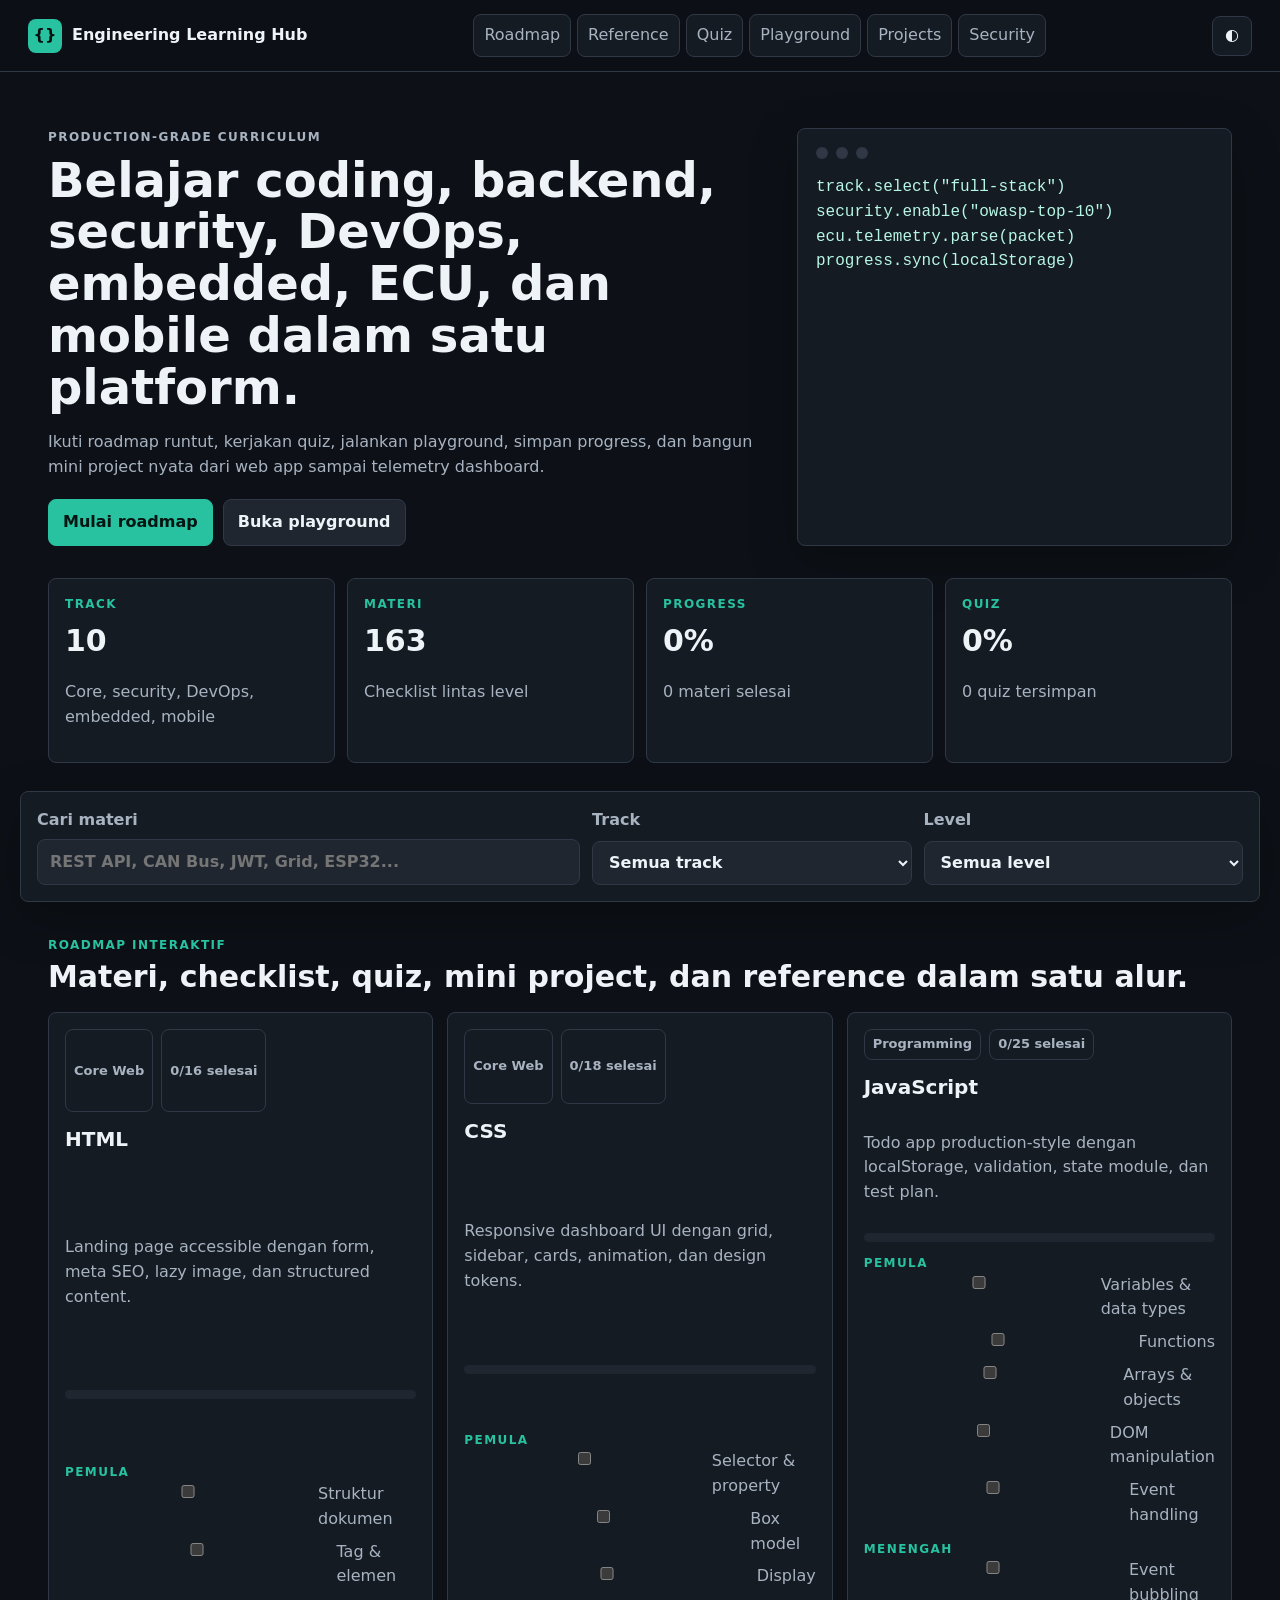
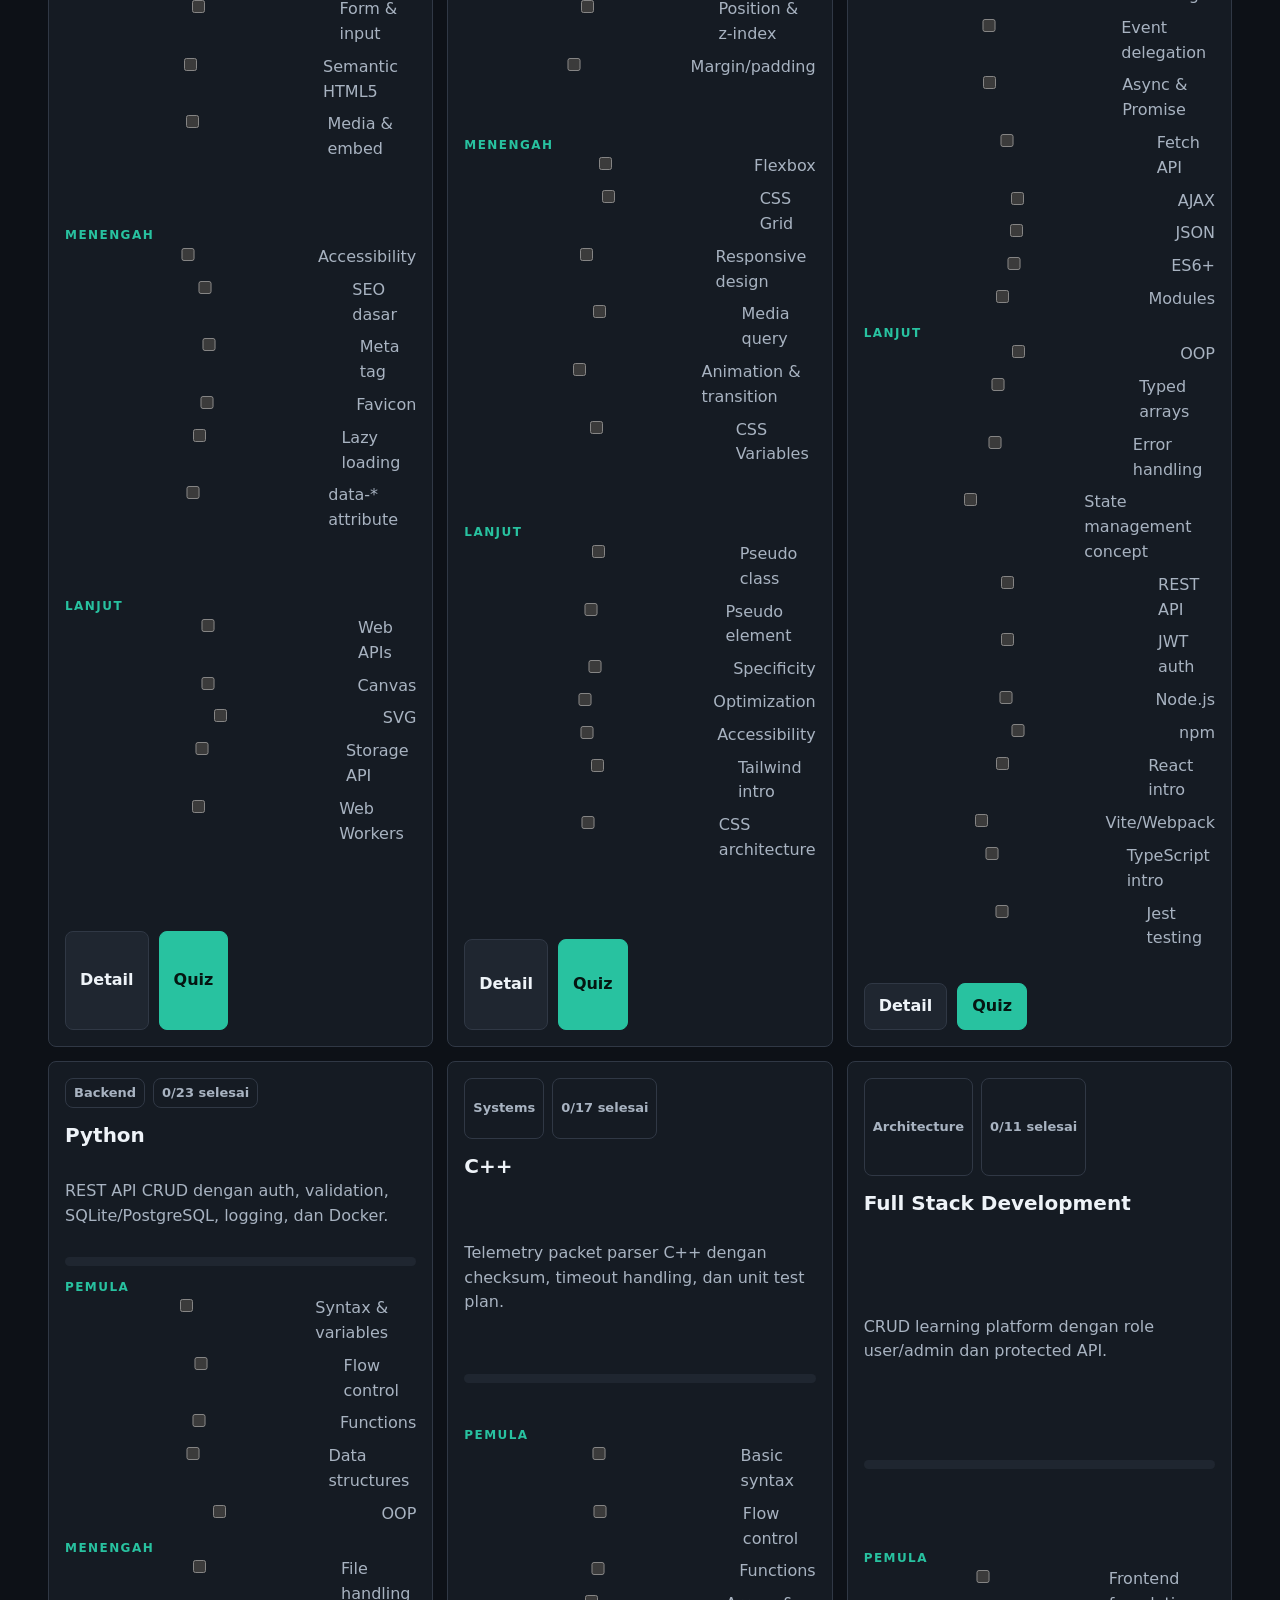
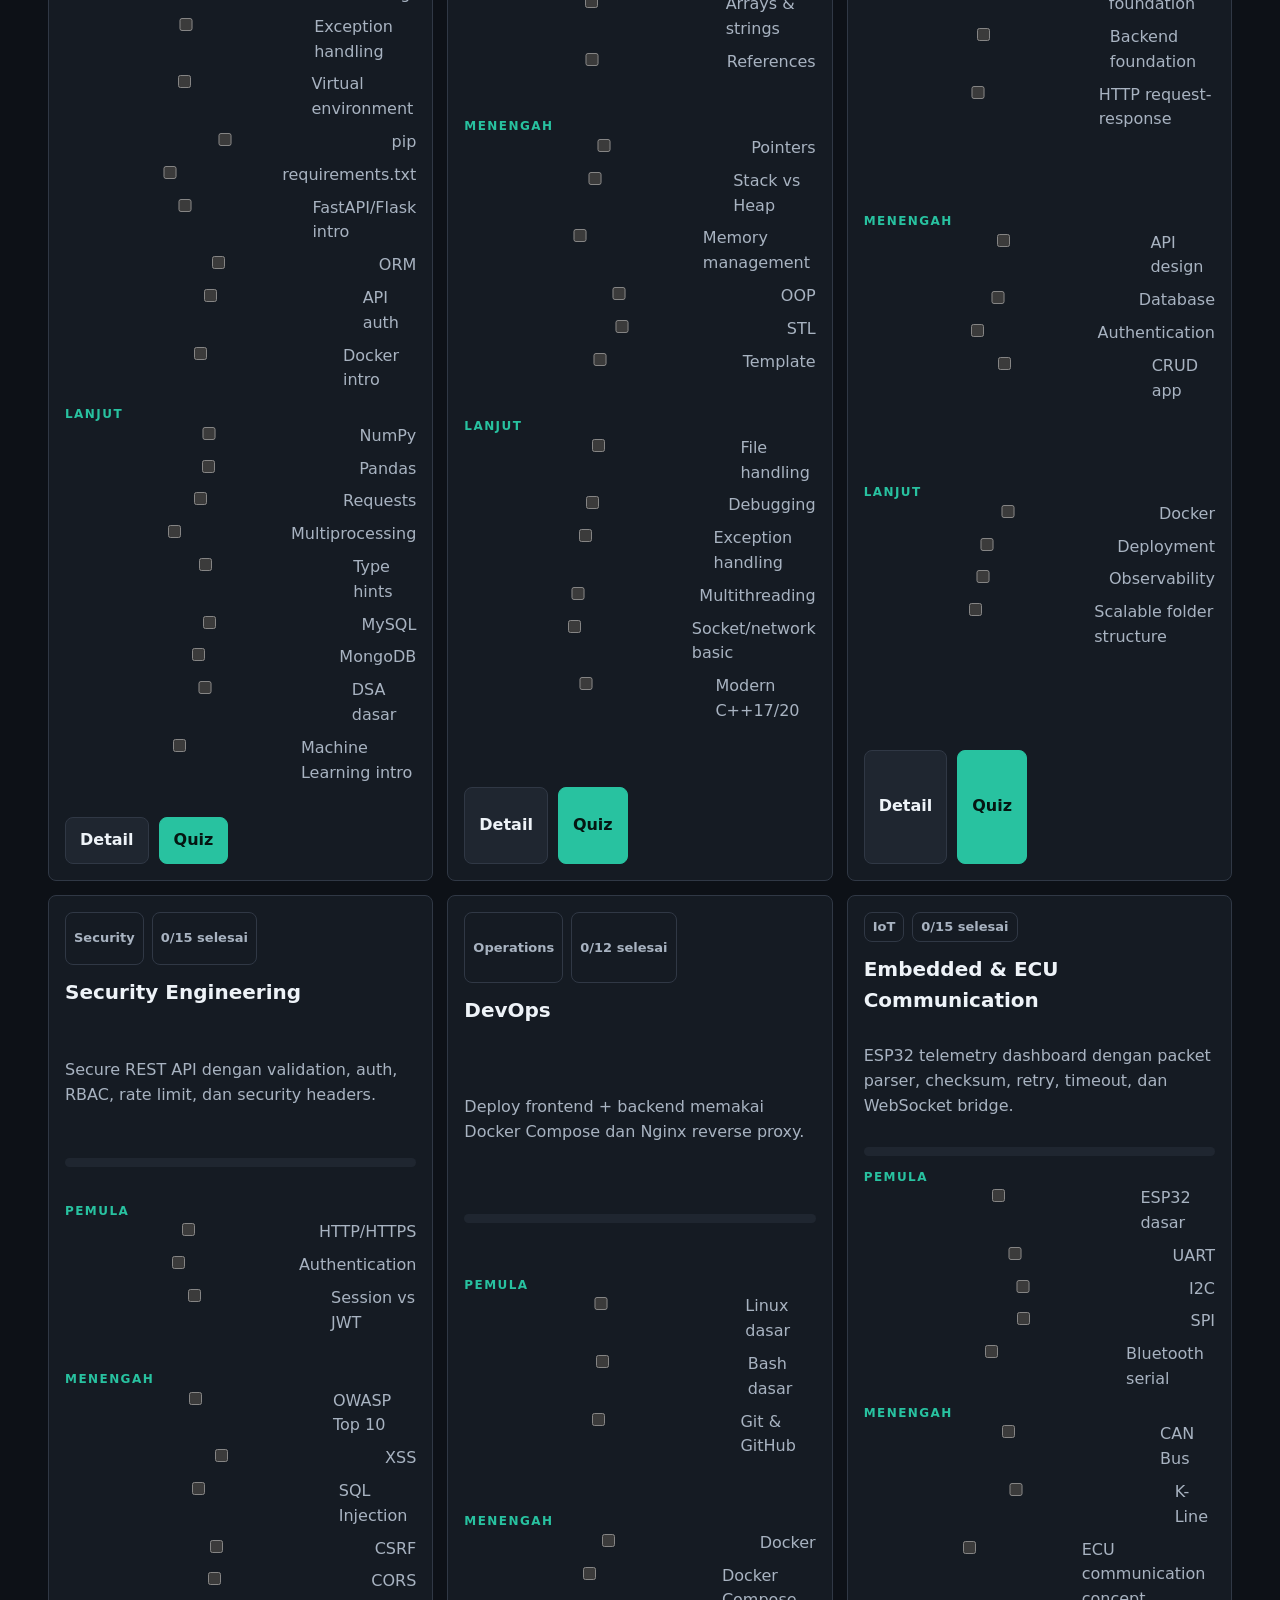
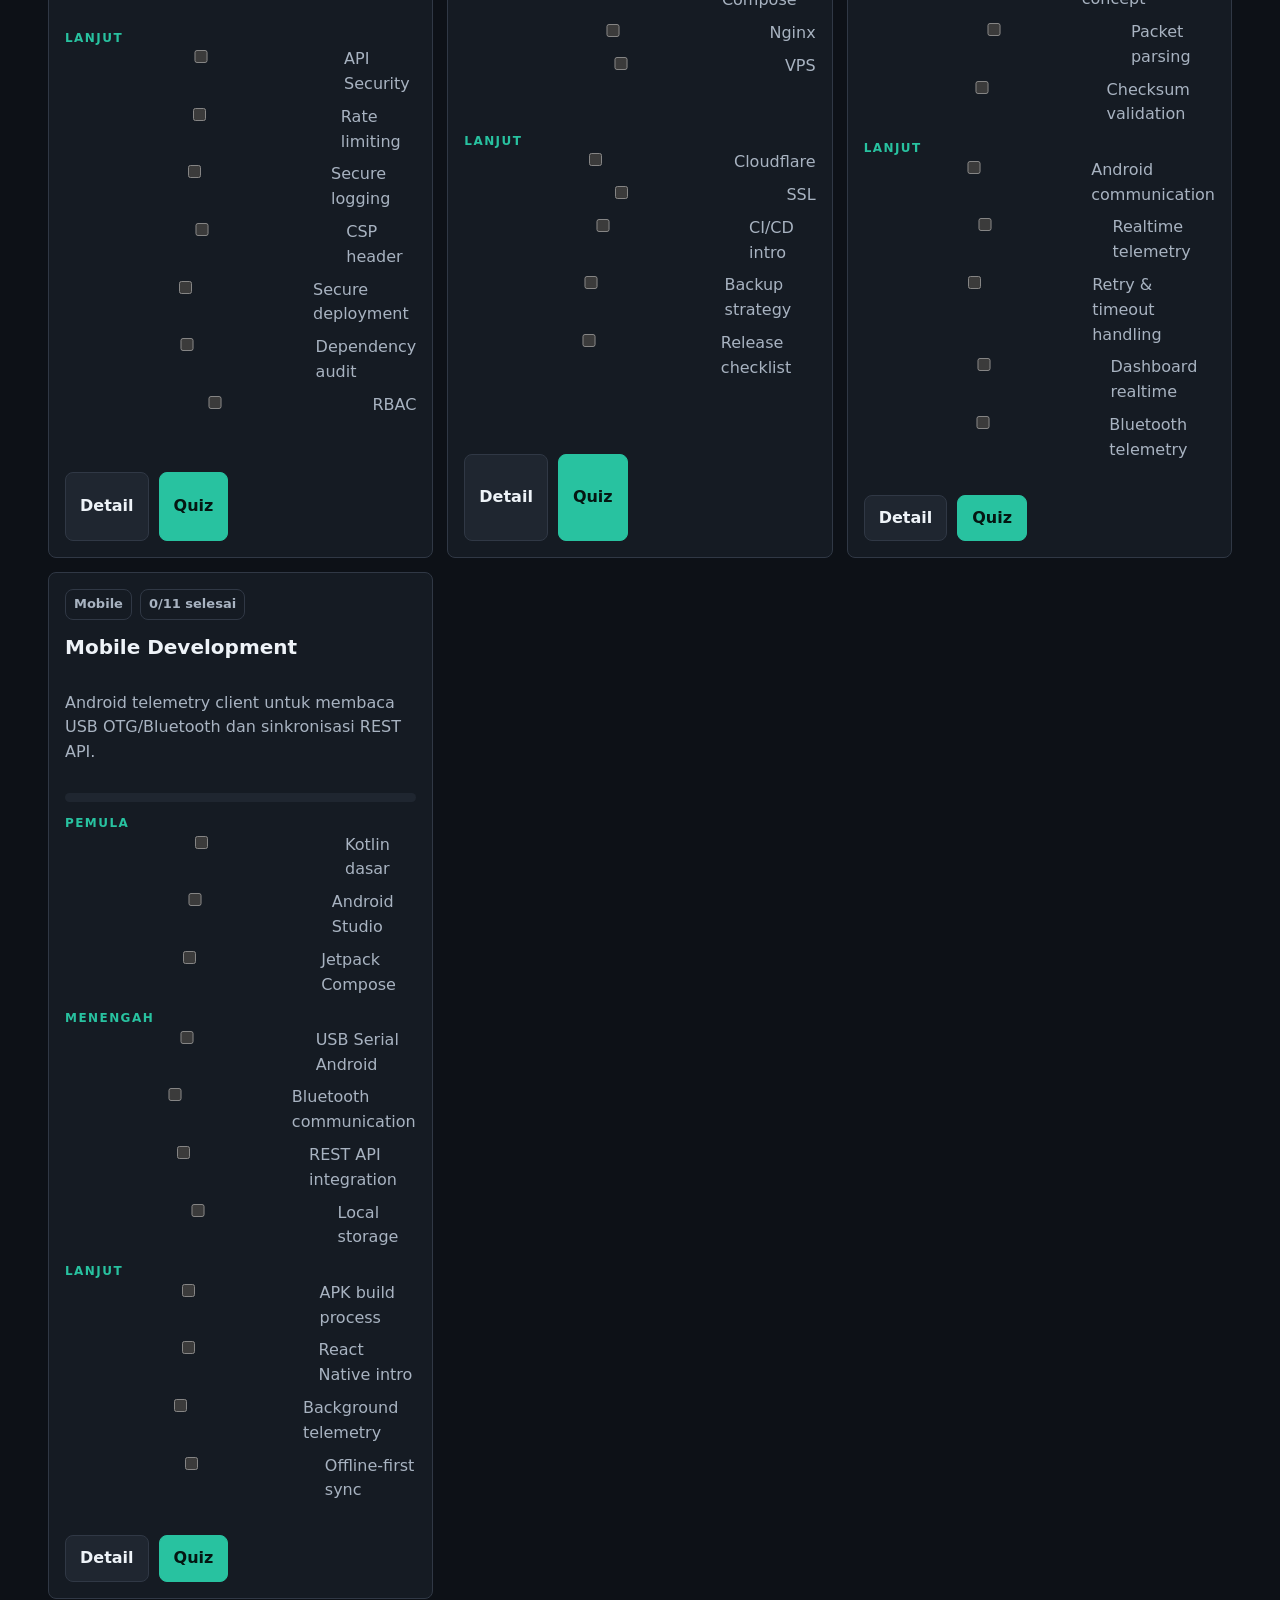
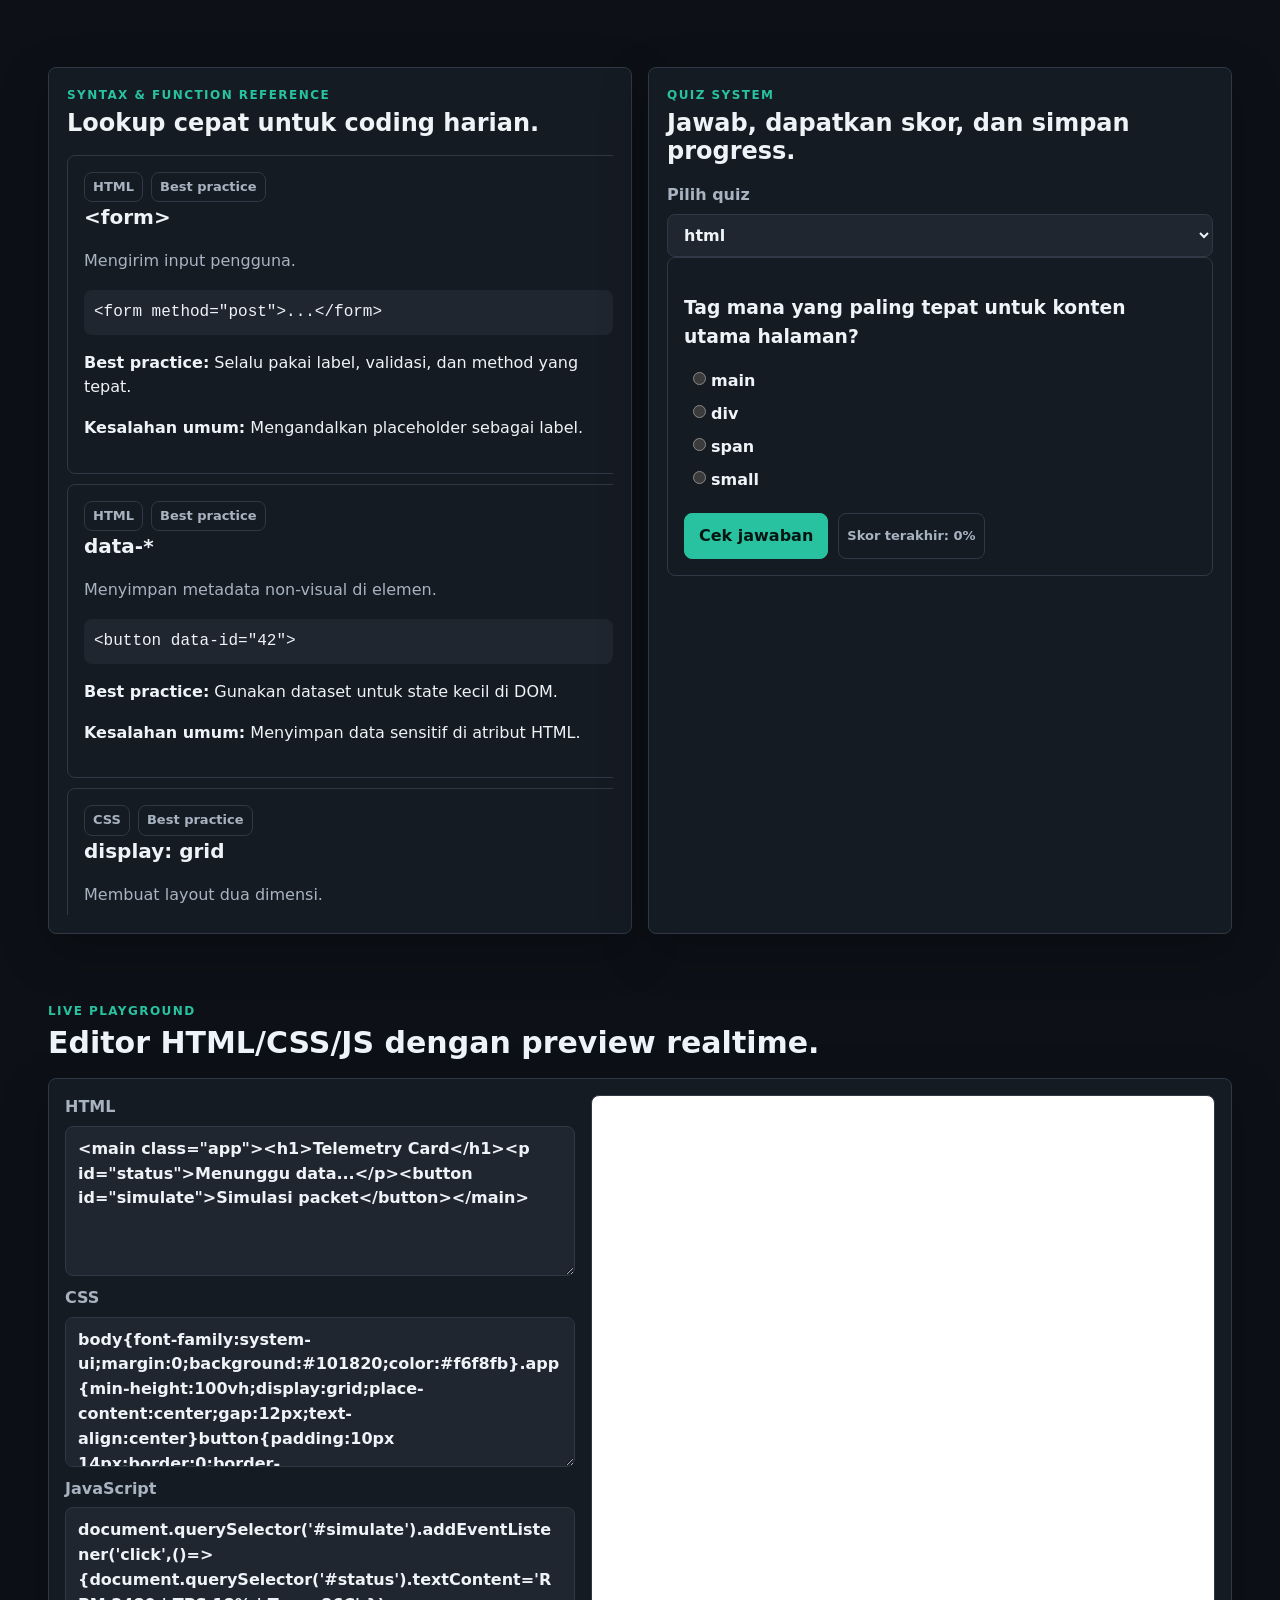
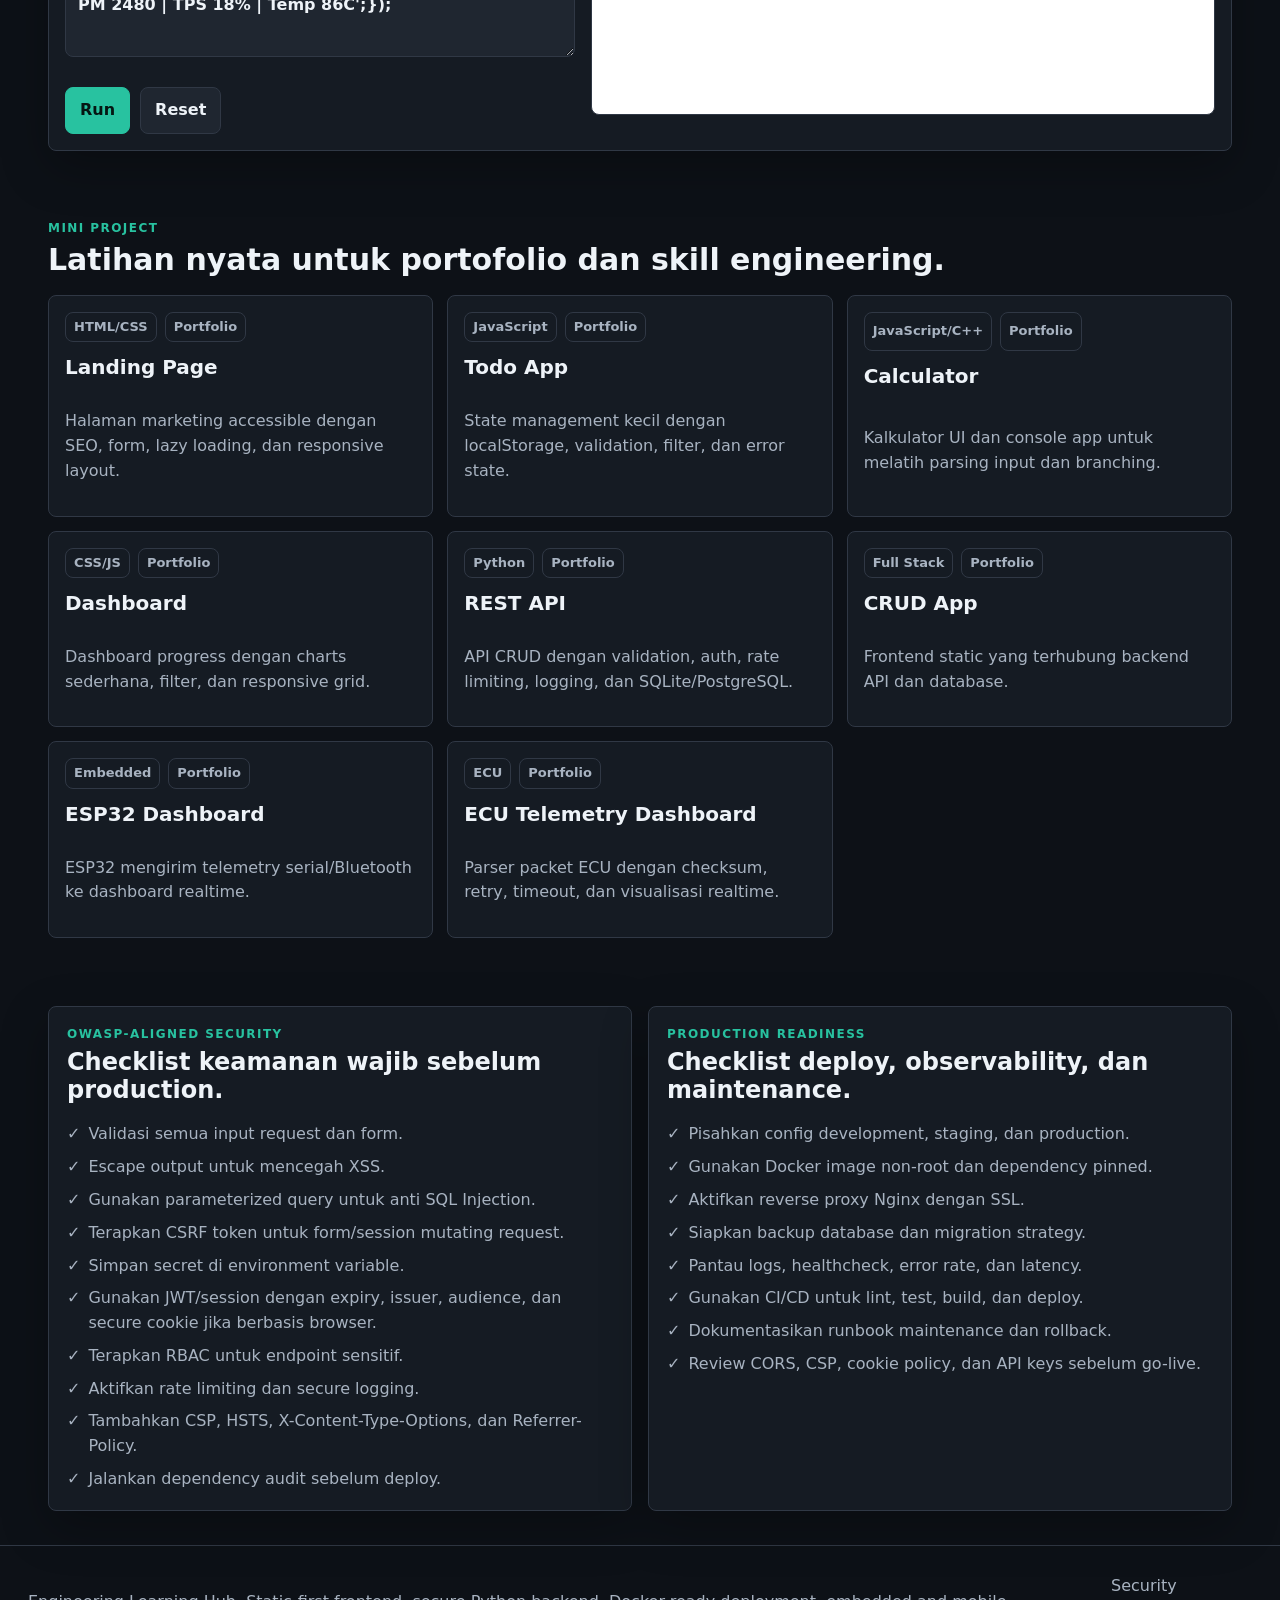
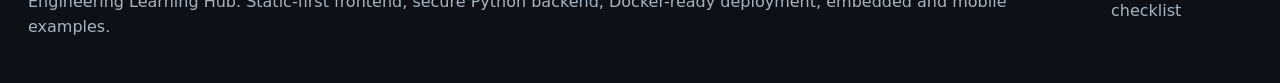
<file: index.html>
<!DOCTYPE html>
<html lang="id">
<head>
  <meta charset="UTF-8">
  <meta name="viewport" content="width=device-width, initial-scale=1.0">
  <meta name="description" content="Platform belajar coding, software engineering, security, DevOps, embedded, ECU, dan mobile development.">
  <meta http-equiv="Content-Security-Policy" content="default-src 'self'; script-src 'self' 'unsafe-inline'; style-src 'self' 'unsafe-inline'; img-src 'self' data:; frame-src 'self'; base-uri 'self'; form-action 'self'; object-src 'none'">
  <title>Engineering Learning Hub</title>
  <link rel="stylesheet" href="coding-learning-hub/frontend/css/styles.css">
</head>
<body>
  <a class="skip-link" href="#main">Lewati ke konten</a>
  <header class="app-header">
    <a class="brand" href="index.html" aria-label="Engineering Learning Hub">
      <span class="brand-icon">{}</span>
      <span>Engineering Learning Hub</span>
    </a>
    <nav class="nav" aria-label="Navigasi utama">
      <a href="#roadmap">Roadmap</a>
      <a href="#reference">Reference</a>
      <a href="#quiz">Quiz</a>
      <a href="#playground">Playground</a>
      <a href="#projects">Projects</a>
      <a href="#security">Security</a>
    </nav>
    <button class="icon-button" id="themeToggle" type="button" aria-label="Ganti tema" title="Ganti tema">◐</button>
  </header>

  <main id="main">
    <section class="hero-band">
      <div class="hero-content">
        <p class="eyebrow">Production-grade curriculum</p>
        <h1>Belajar coding, backend, security, DevOps, embedded, ECU, dan mobile dalam satu platform.</h1>
        <p>Ikuti roadmap runtut, kerjakan quiz, jalankan playground, simpan progress, dan bangun mini project nyata dari web app sampai telemetry dashboard.</p>
        <div class="hero-actions">
          <a class="button primary" href="#roadmap">Mulai roadmap</a>
          <a class="button secondary" href="#playground">Buka playground</a>
        </div>
      </div>
      <div class="hero-terminal" aria-label="Engineering snapshot">
        <div class="terminal-bar"><span></span><span></span><span></span></div>
        <pre><code>track.select("full-stack")
security.enable("owasp-top-10")
ecu.telemetry.parse(packet)
progress.sync(localStorage)</code></pre>
      </div>
    </section>

    <section class="stats-grid" id="stats"></section>

    <section class="toolbar-band" aria-label="Filter materi">
      <label>
        <span>Cari materi</span>
        <input id="searchInput" type="search" maxlength="80" placeholder="REST API, CAN Bus, JWT, Grid, ESP32...">
      </label>
      <label>
        <span>Track</span>
        <select id="trackFilter"></select>
      </label>
      <label>
        <span>Level</span>
        <select id="levelFilter">
          <option value="all">Semua level</option>
          <option value="Pemula">Pemula</option>
          <option value="Menengah">Menengah</option>
          <option value="Lanjut">Lanjut</option>
        </select>
      </label>
    </section>

    <section class="section" id="roadmap">
      <div class="section-heading">
        <p class="eyebrow">Roadmap interaktif</p>
        <h2>Materi, checklist, quiz, mini project, dan reference dalam satu alur.</h2>
      </div>
      <div class="roadmap-grid" id="roadmapGrid"></div>
    </section>

    <section class="section two-column">
      <div id="reference" class="panel">
        <div class="section-heading compact">
          <p class="eyebrow">Syntax & function reference</p>
          <h2>Lookup cepat untuk coding harian.</h2>
        </div>
        <div class="reference-list" id="referenceList"></div>
      </div>
      <div id="quiz" class="panel">
        <div class="section-heading compact">
          <p class="eyebrow">Quiz system</p>
          <h2>Jawab, dapatkan skor, dan simpan progress.</h2>
        </div>
        <div id="quizApp"></div>
      </div>
    </section>

    <section class="section" id="playground">
      <div class="section-heading">
        <p class="eyebrow">Live playground</p>
        <h2>Editor HTML/CSS/JS dengan preview realtime.</h2>
      </div>
      <div class="playground">
        <div class="editor-stack">
          <label><span>HTML</span><textarea id="htmlEditor"></textarea></label>
          <label><span>CSS</span><textarea id="cssEditor"></textarea></label>
          <label><span>JavaScript</span><textarea id="jsEditor"></textarea></label>
          <div class="button-row">
            <button class="button primary" id="runCode" type="button">Run</button>
            <button class="button secondary" id="resetCode" type="button">Reset</button>
          </div>
        </div>
        <iframe id="previewFrame" title="Preview HTML CSS JavaScript" sandbox="allow-scripts"></iframe>
      </div>
    </section>

    <section class="section" id="projects">
      <div class="section-heading">
        <p class="eyebrow">Mini project</p>
        <h2>Latihan nyata untuk portofolio dan skill engineering.</h2>
      </div>
      <div class="project-grid" id="projectGrid"></div>
    </section>

    <section class="section two-column" id="security">
      <div class="panel">
        <div class="section-heading compact">
          <p class="eyebrow">OWASP-aligned security</p>
          <h2>Checklist keamanan wajib sebelum production.</h2>
        </div>
        <ul class="check-list" id="securityChecklist"></ul>
      </div>
      <div class="panel">
        <div class="section-heading compact">
          <p class="eyebrow">Production readiness</p>
          <h2>Checklist deploy, observability, dan maintenance.</h2>
        </div>
        <ul class="check-list" id="productionChecklist"></ul>
      </div>
    </section>
  </main>

  <footer class="footer">
    <p>Engineering Learning Hub. Static-first frontend, secure Python backend, Docker-ready deployment, embedded and mobile examples.</p>
    <a href="#security">Security checklist</a>
  </footer>

  <dialog id="detailModal" class="modal">
    <button class="icon-button modal-close" id="closeModal" type="button" aria-label="Tutup detail">×</button>
    <div id="modalContent"></div>
  </dialog>

  <script src="coding-learning-hub/frontend/data/learning-data.js" defer></script>
  <script src="coding-learning-hub/frontend/js/app.js" defer></script>
</body>
</html>
</file>
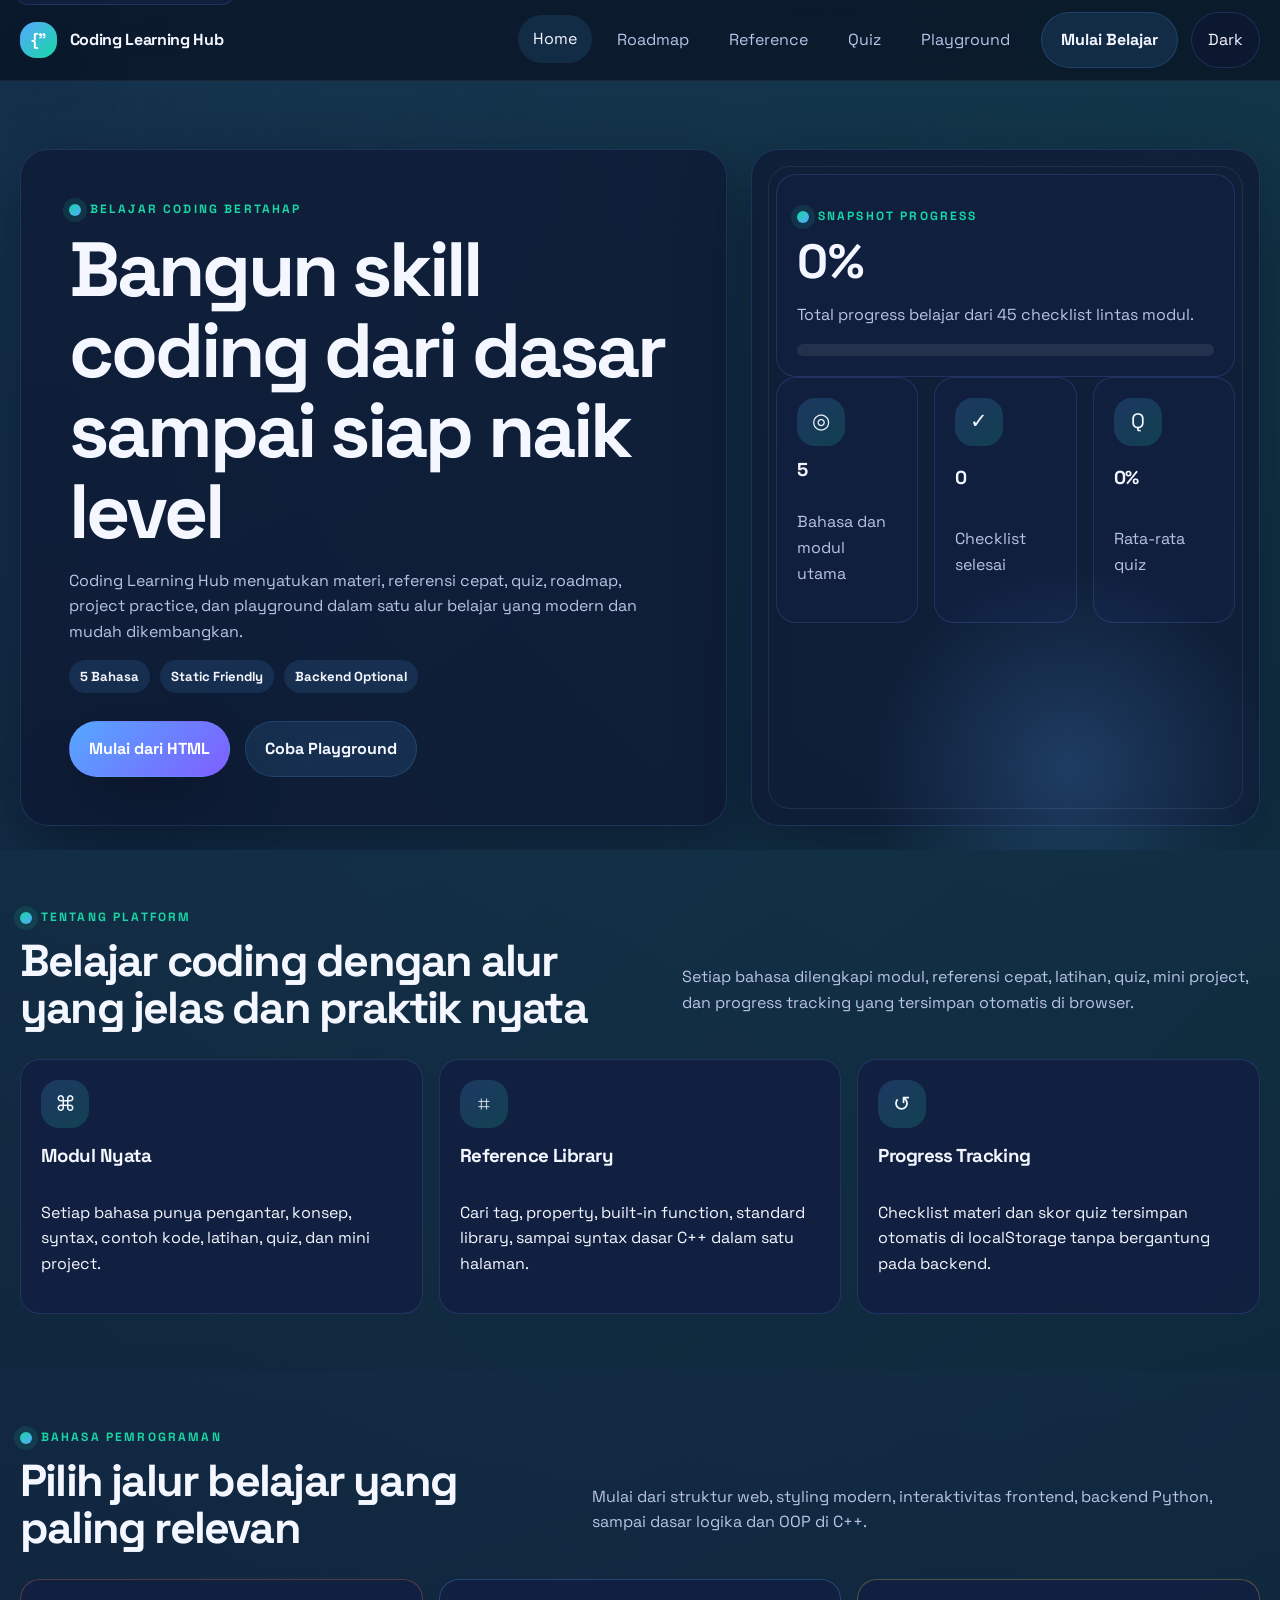
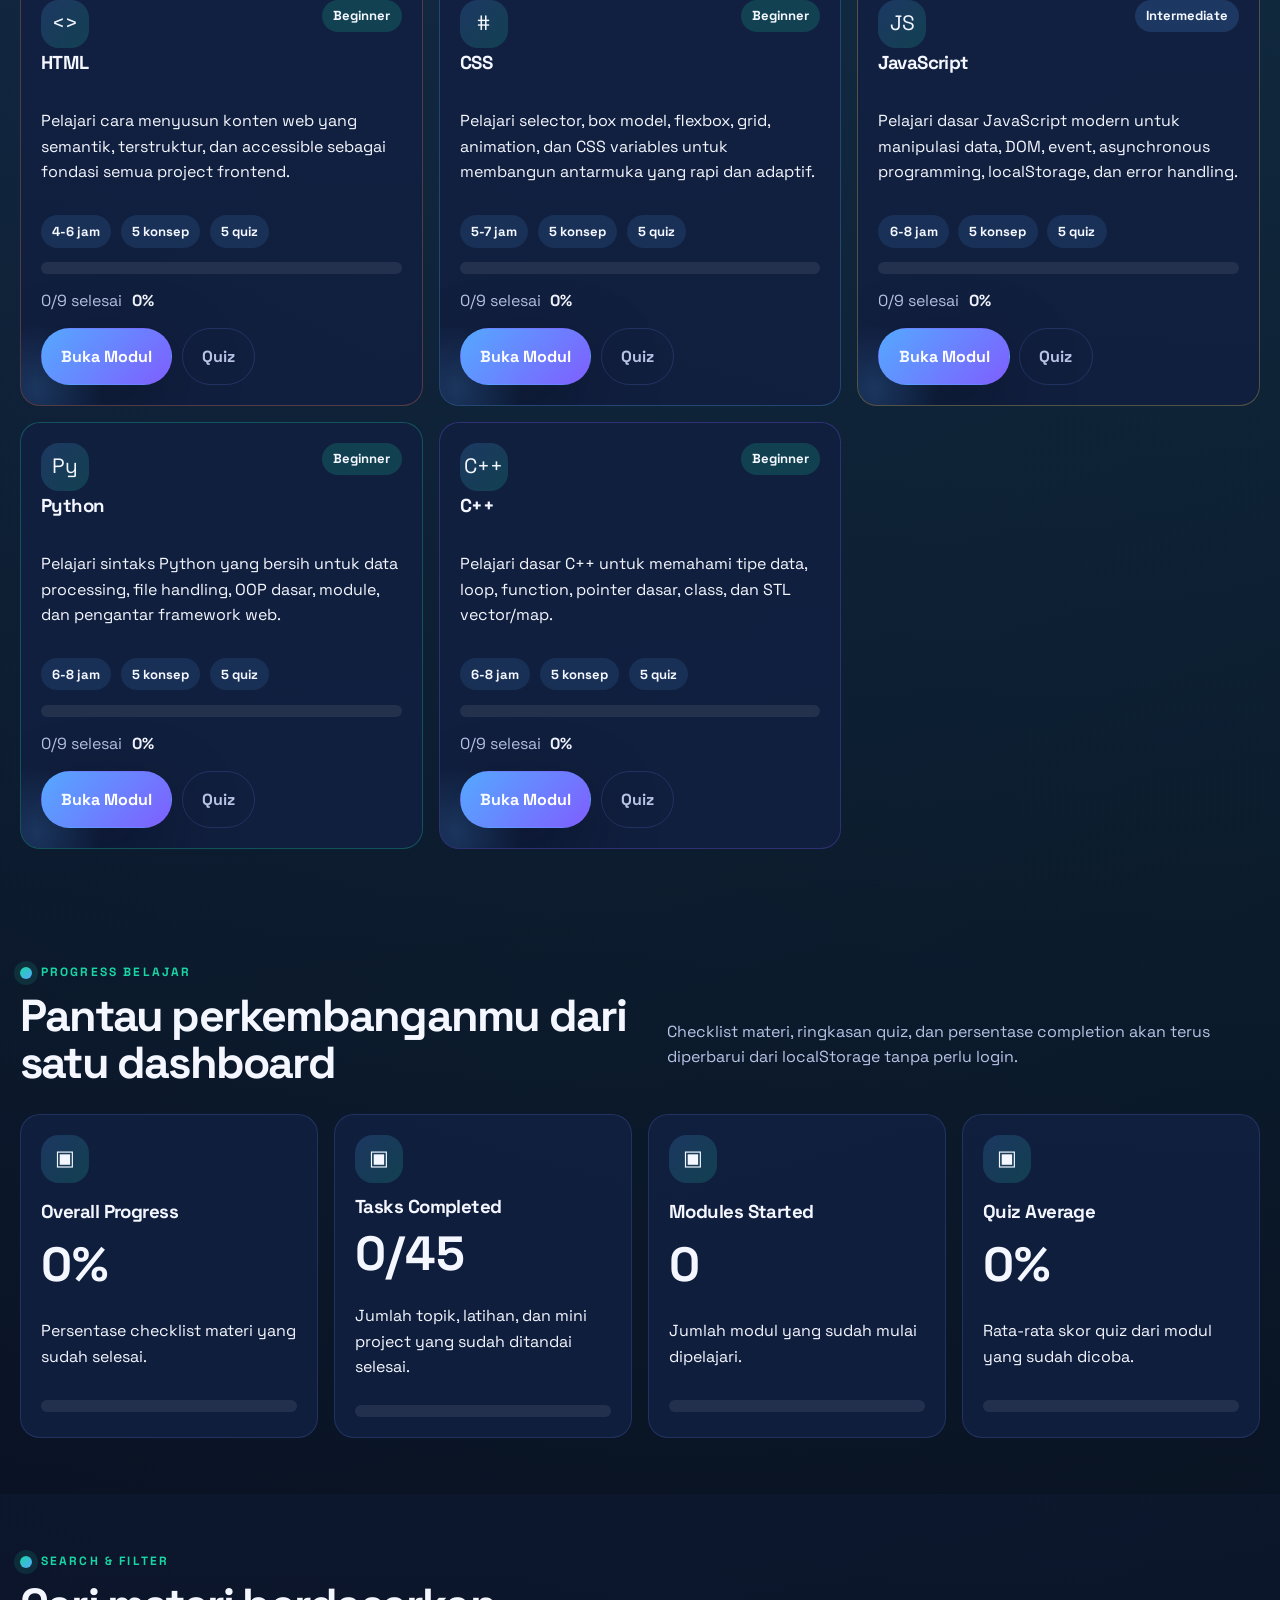
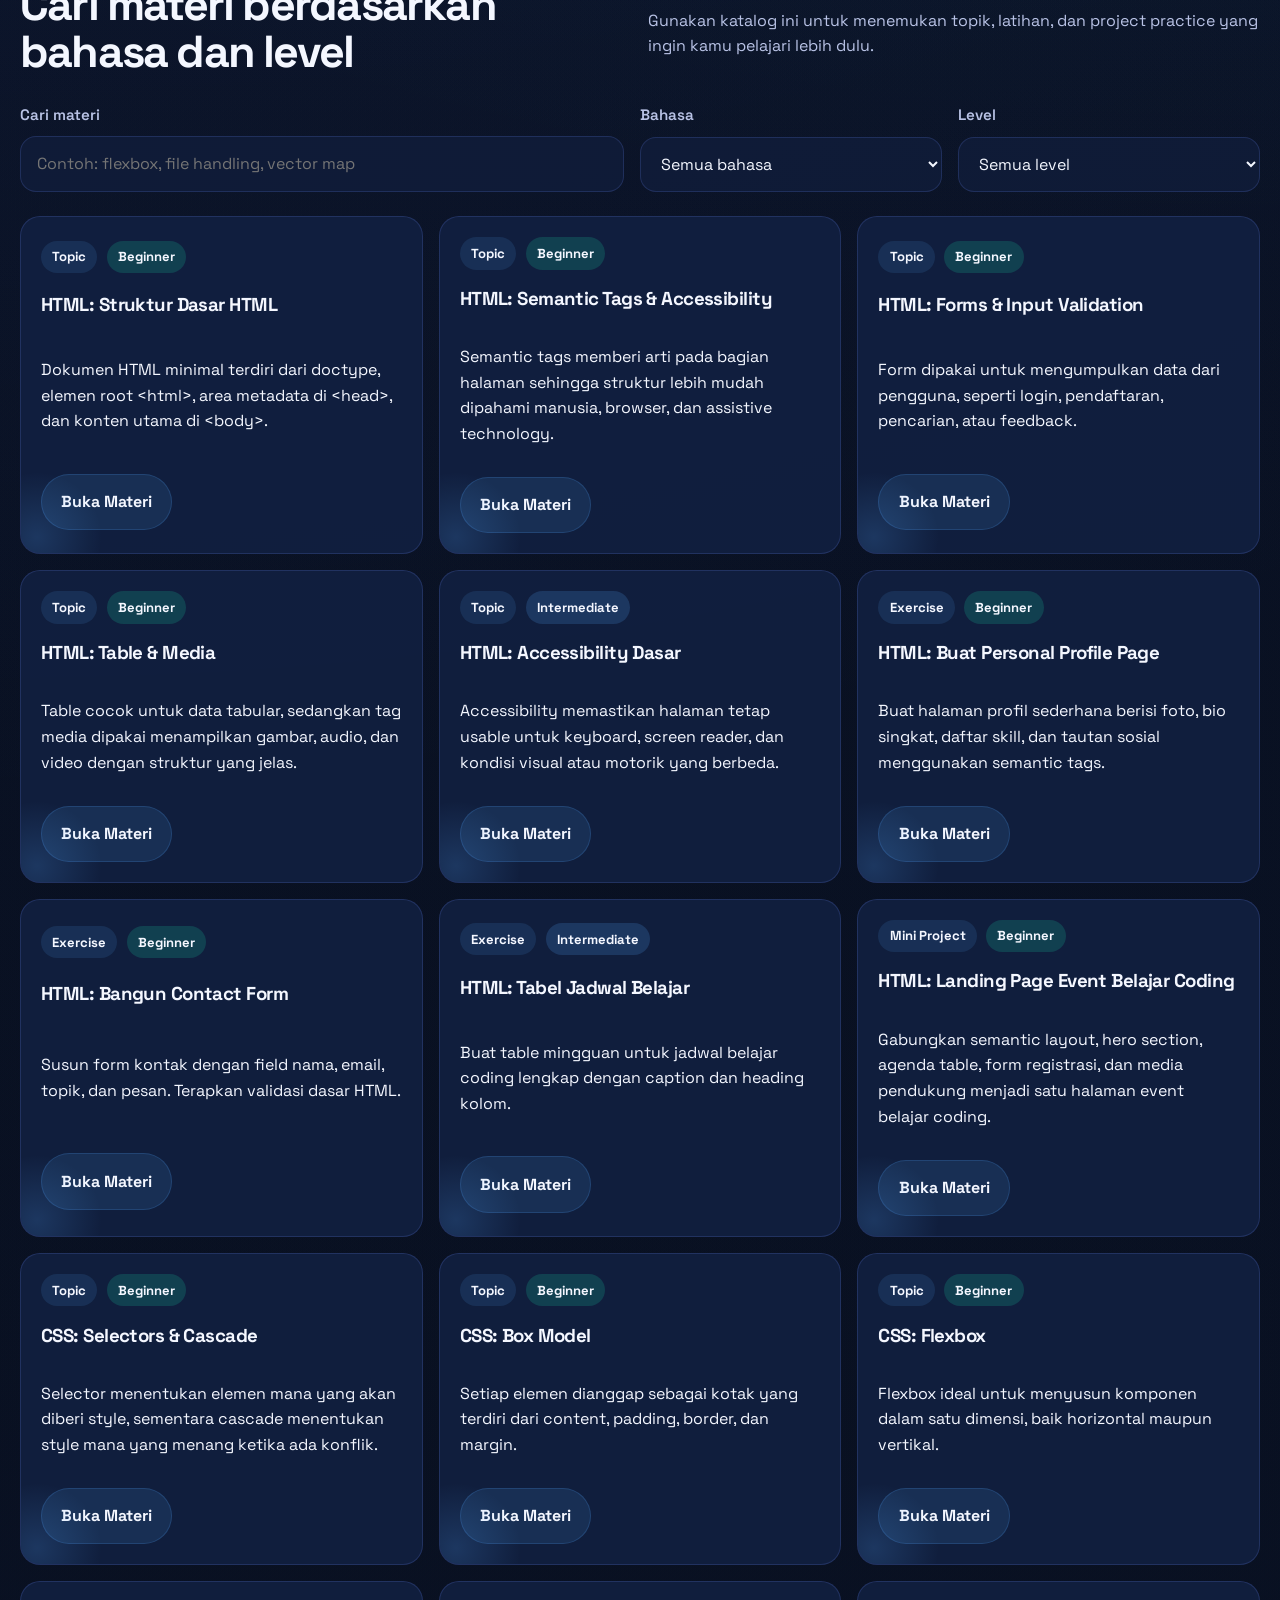
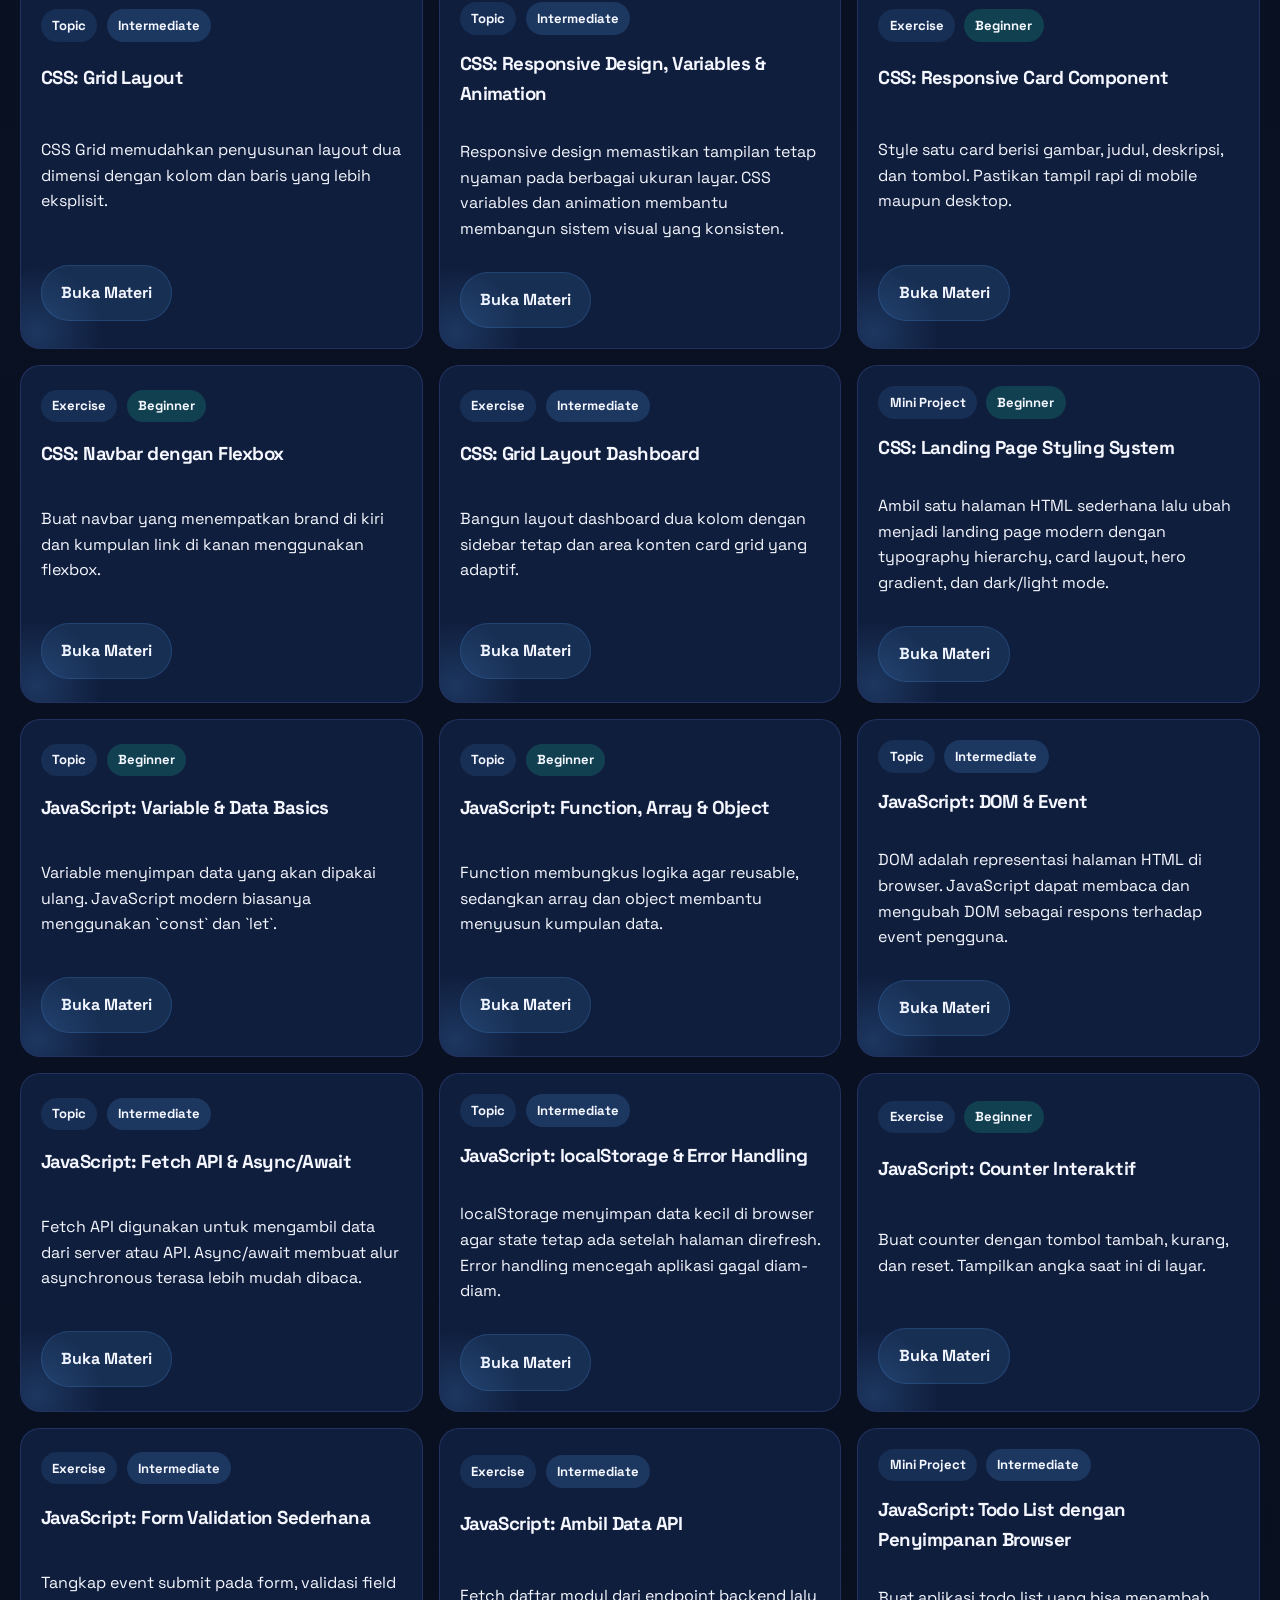
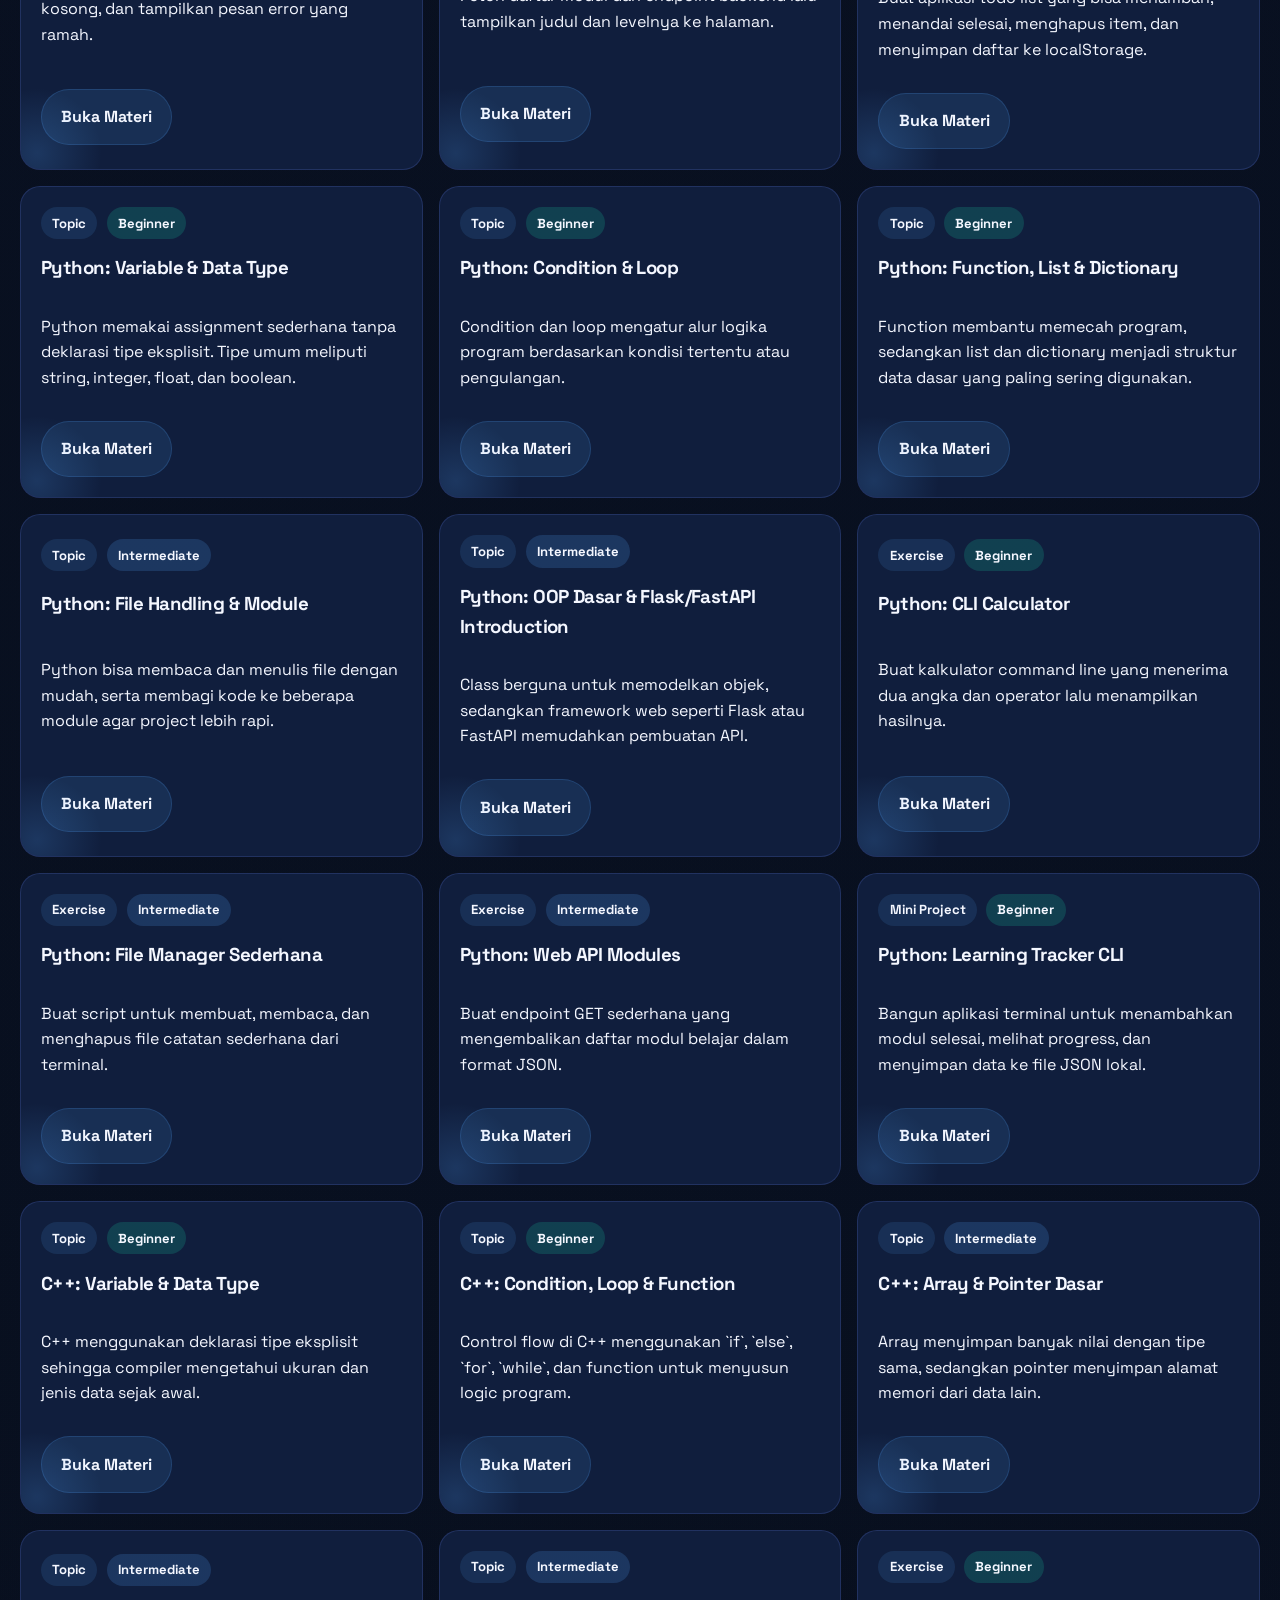
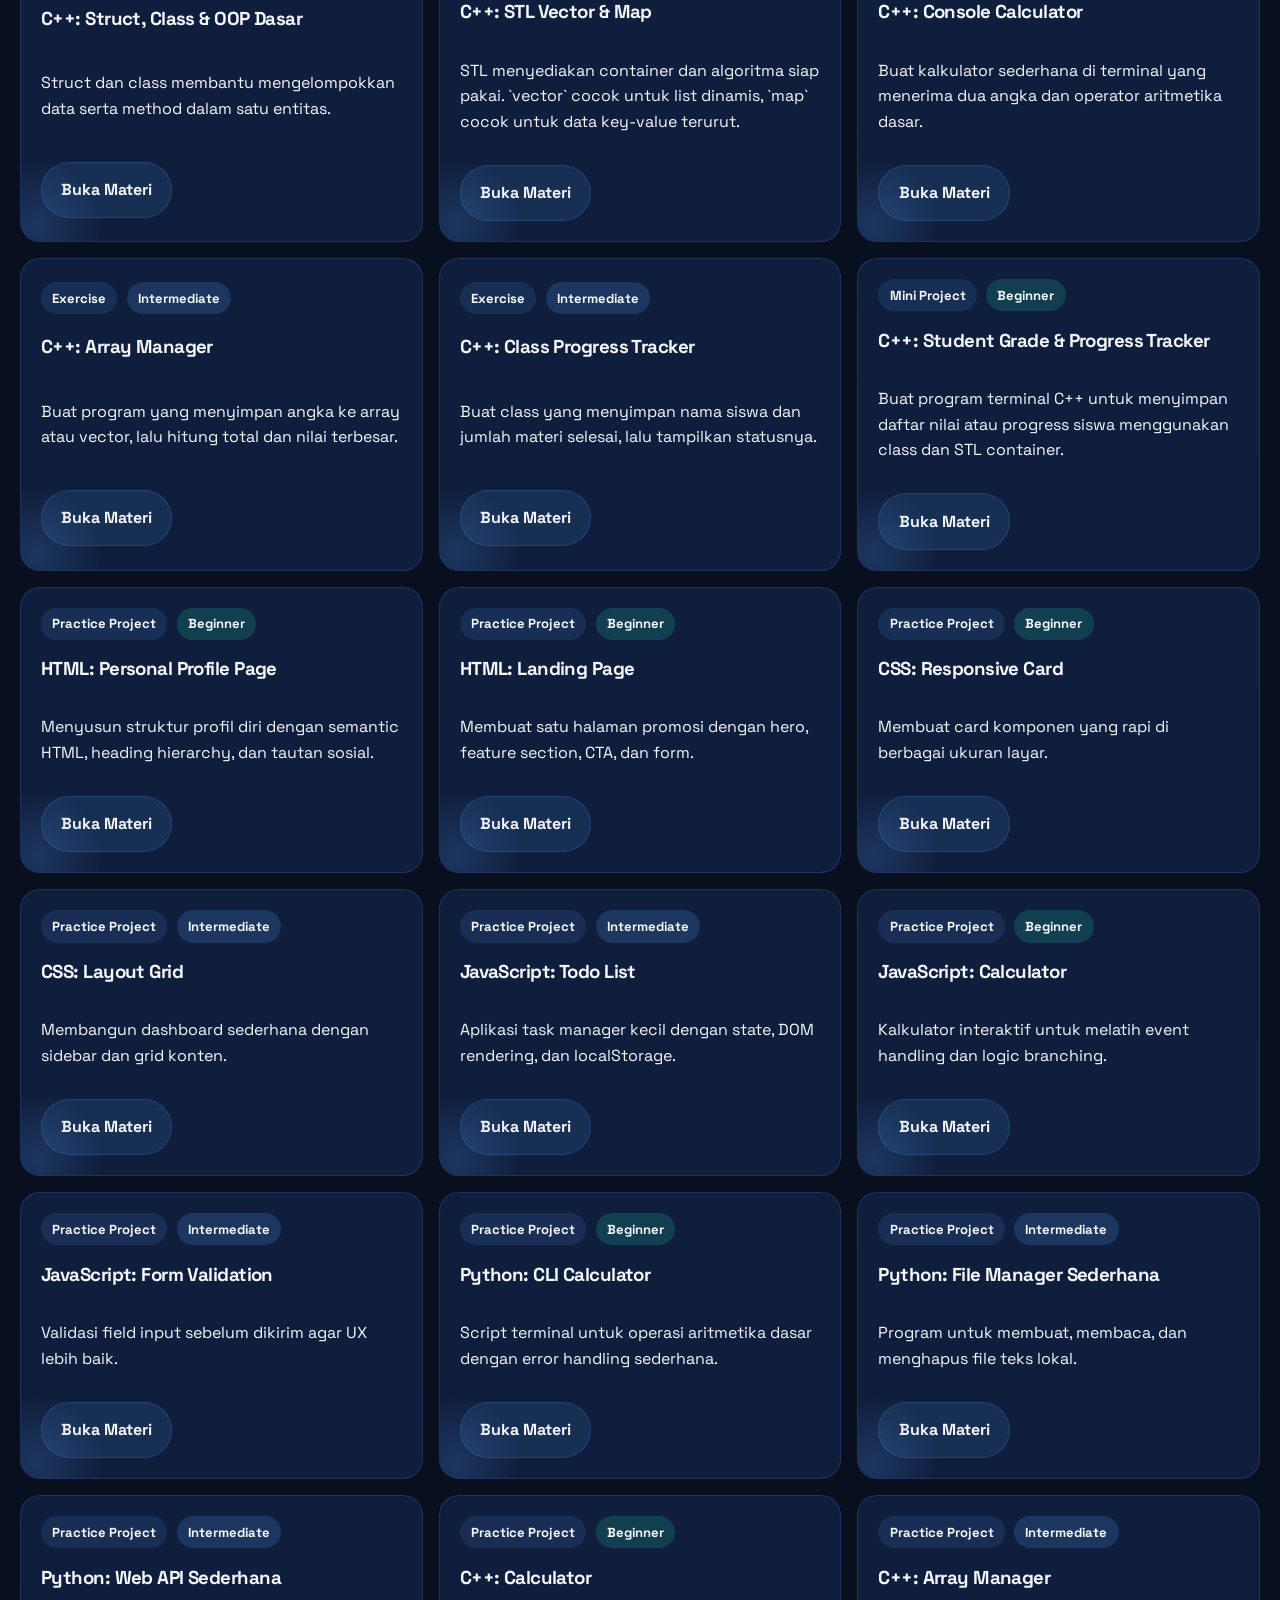
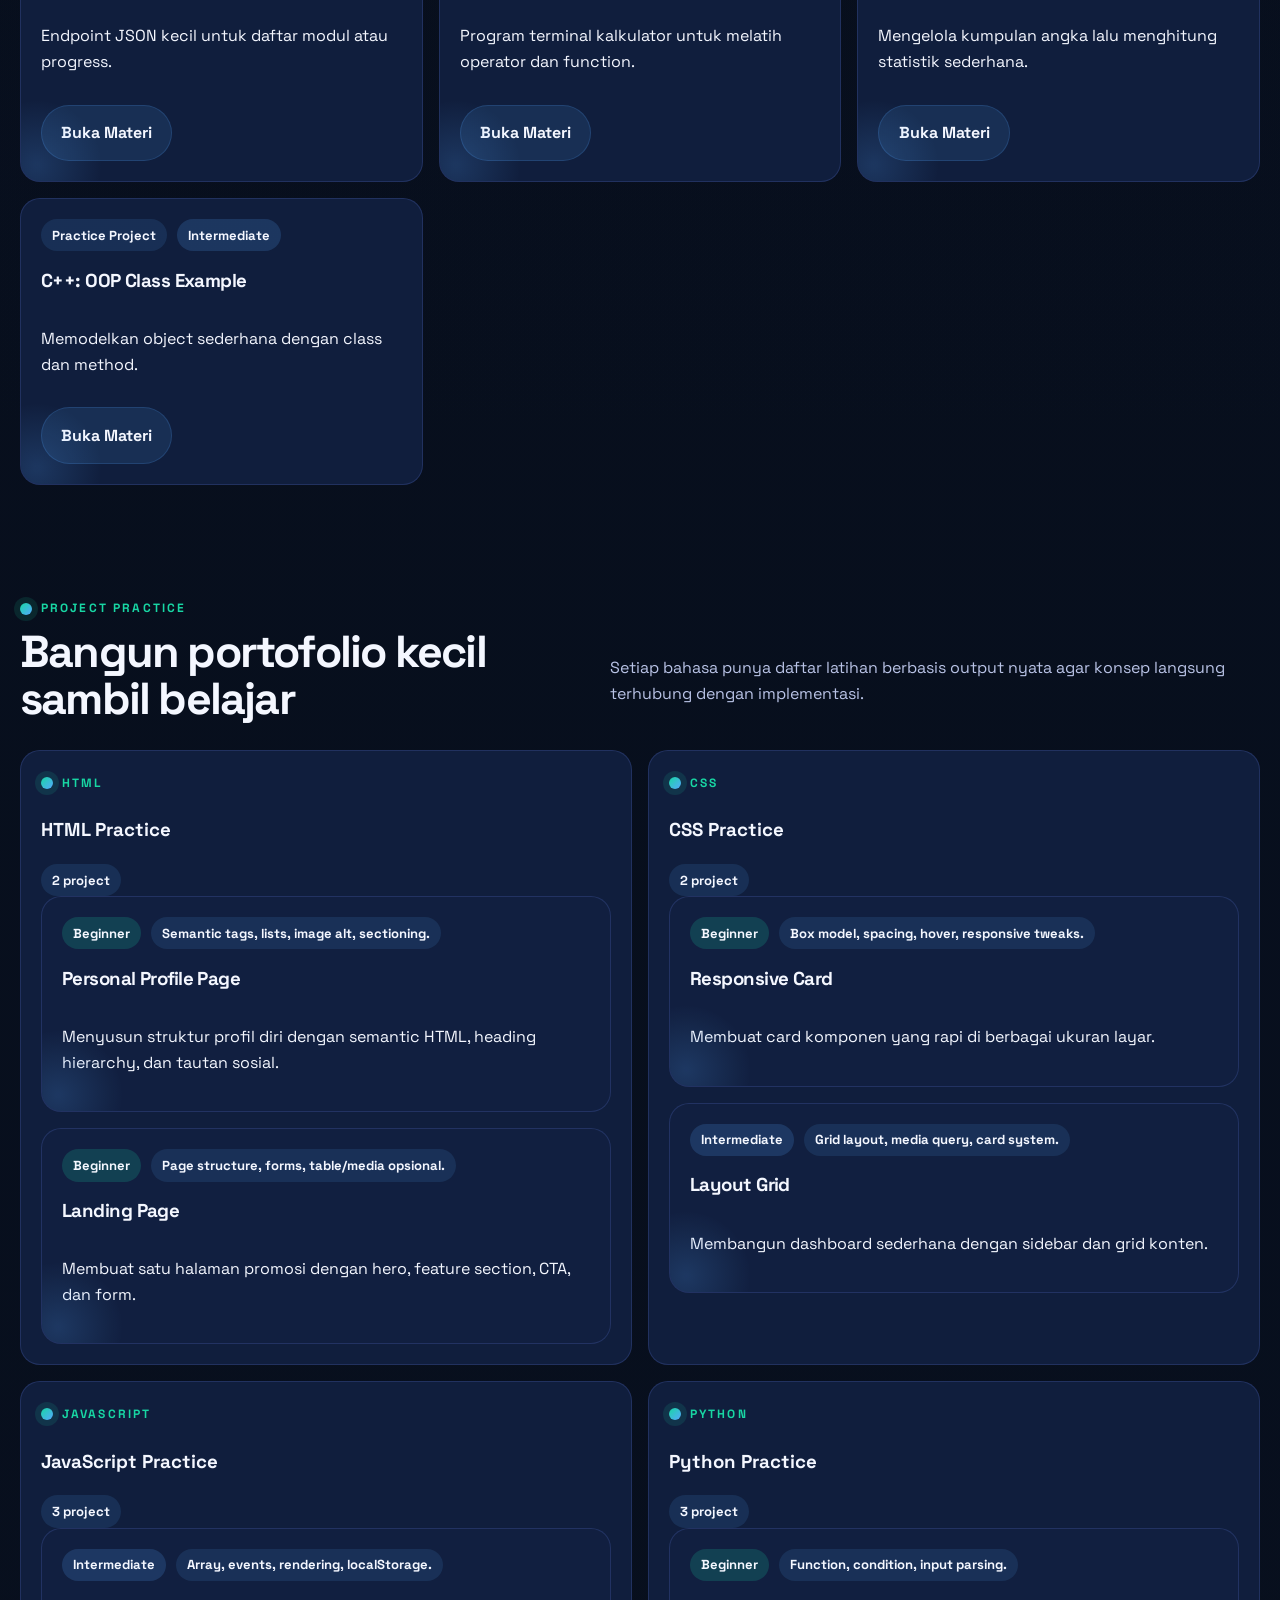
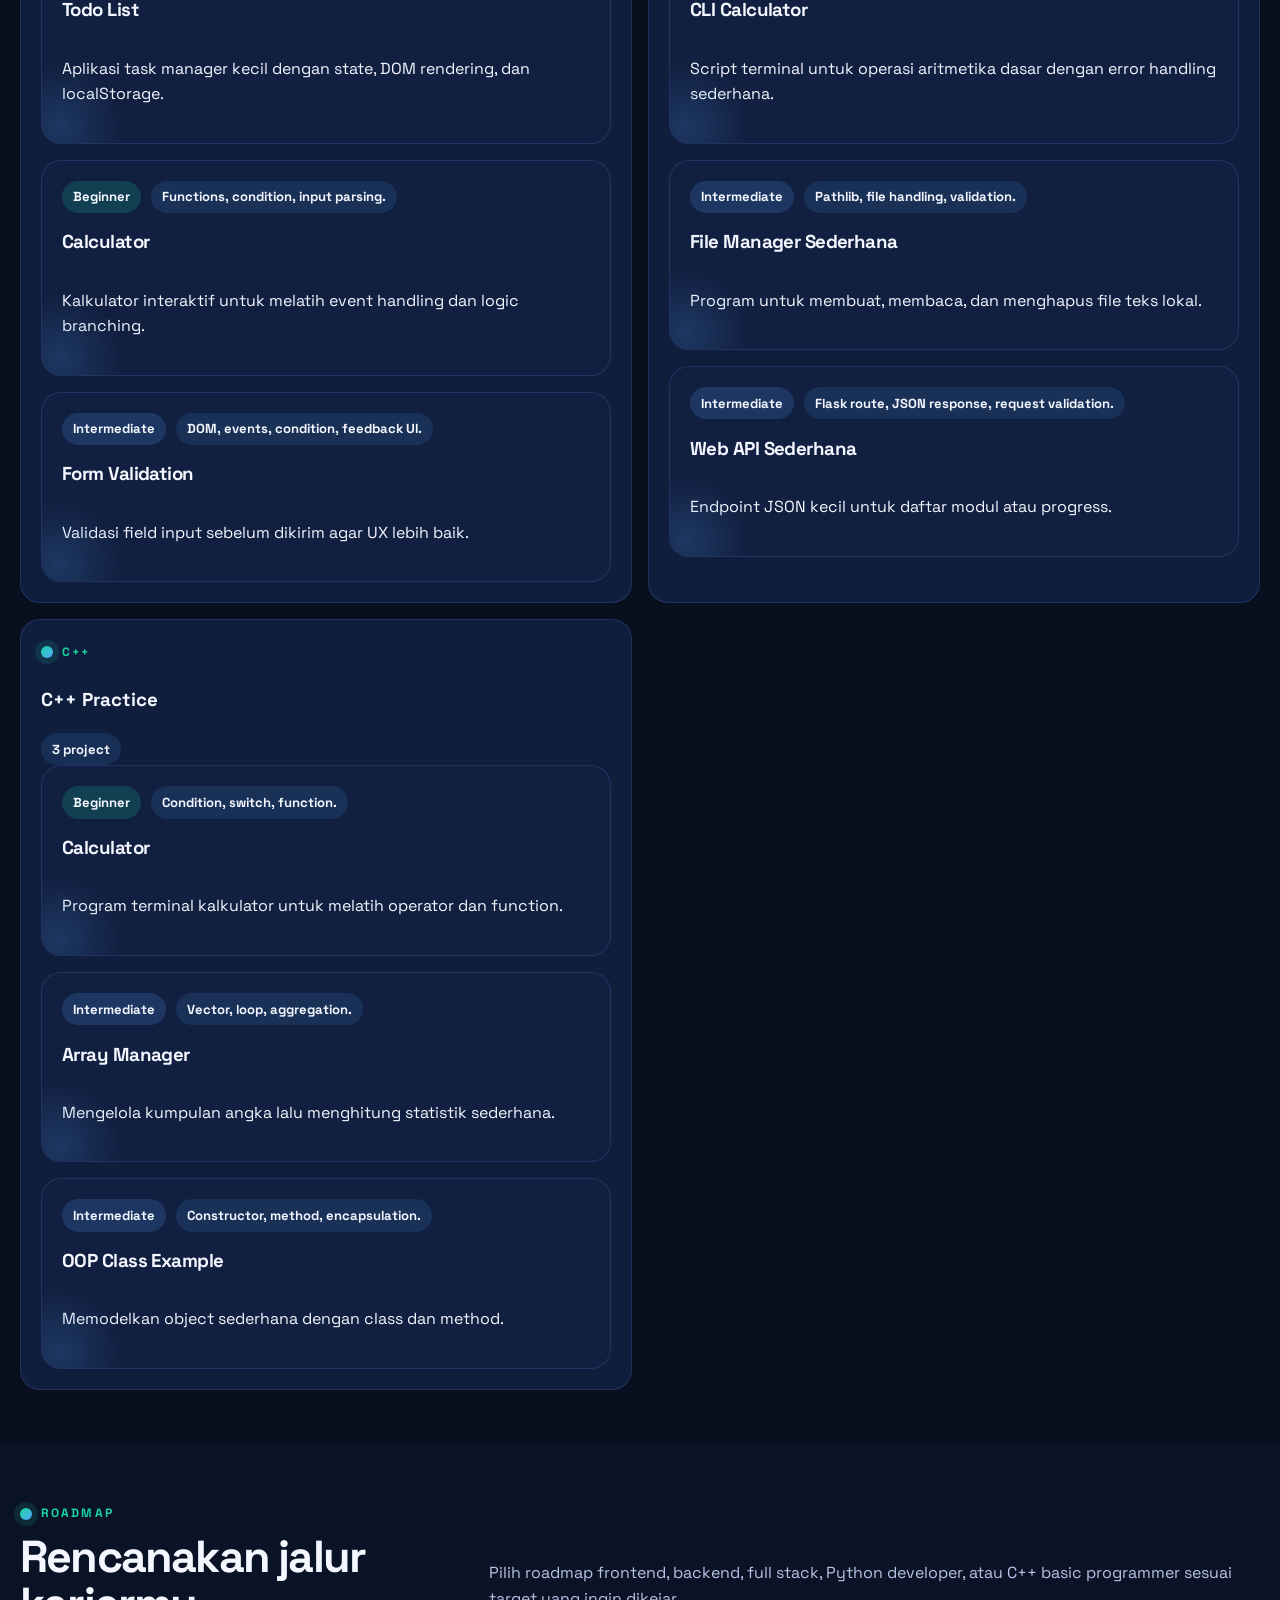
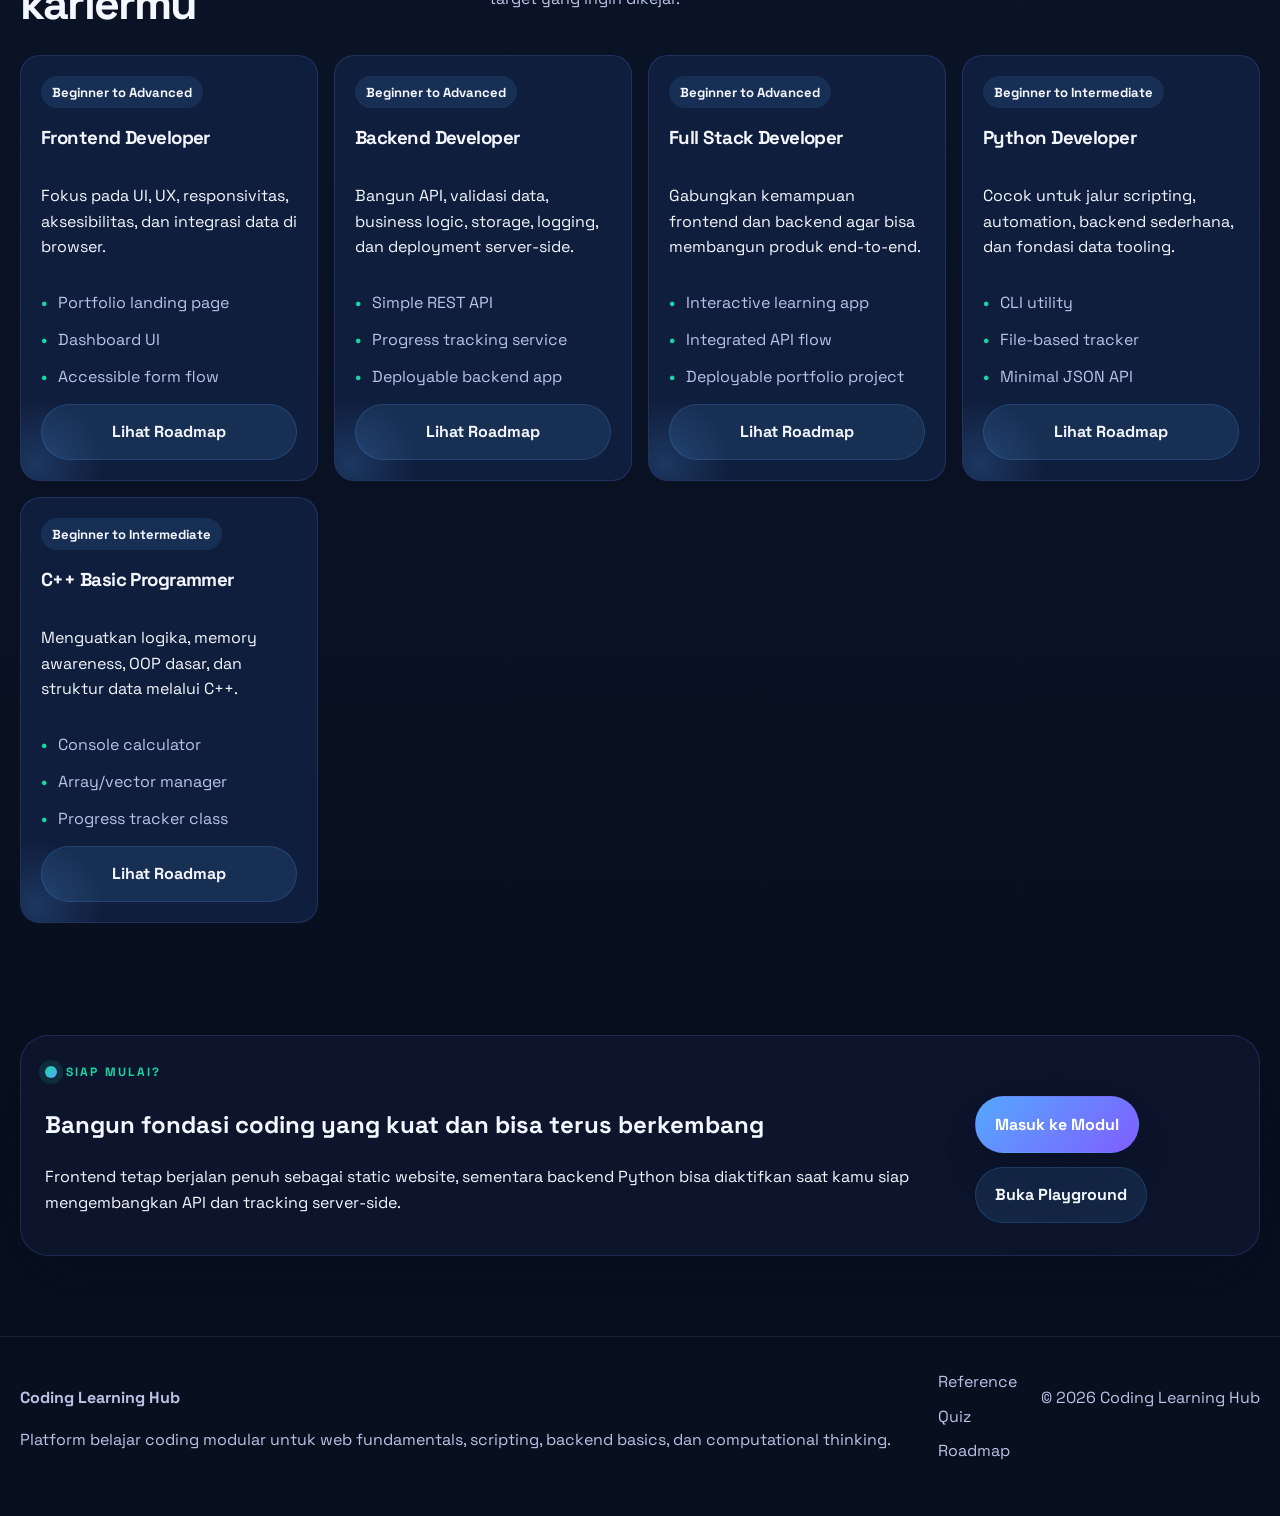
<file: coding-learning-hub/index.html>
<!DOCTYPE html>
<html lang="id">
<head>
  <meta charset="UTF-8">
  <meta name="viewport" content="width=device-width, initial-scale=1.0">
  <meta name="description" content="Coding Learning Hub adalah platform belajar coding interaktif untuk HTML, CSS, JavaScript, Python, dan C++.">
  <meta name="theme-color" content="#0b1020">
  <title>Coding Learning Hub</title>
  <link rel="preconnect" href="https://fonts.googleapis.com">
  <link rel="preconnect" href="https://fonts.gstatic.com" crossorigin>
  <link href="https://fonts.googleapis.com/css2?family=JetBrains+Mono:wght@400;600&family=Space+Grotesk:wght@400;500;700&display=swap" rel="stylesheet">
  <link rel="manifest" href="manifest.webmanifest">
  <link rel="stylesheet" href="assets/css/main.css">
  <link rel="stylesheet" href="assets/css/components.css">
  <link rel="stylesheet" href="assets/css/responsive.css">
</head>
<body data-page="home">
  <a class="skip-link" href="#main-content">Lewati ke konten utama</a>
  <div class="site-shell">
    <header class="site-header">
      <div class="container navbar">
        <a class="brand" href="index.html">
          <span class="brand-mark">{"</span>
          <span>Coding Learning Hub</span>
        </a>
        <button class="nav-toggle" type="button" aria-expanded="false" aria-controls="primary-nav">
          <span></span>
          <span></span>
          <span></span>
        </button>
        <nav class="primary-nav" id="primary-nav" aria-label="Navigasi utama">
          <a data-nav="home" href="index.html">Home</a>
          <a data-nav="roadmap" href="pages/roadmap.html">Roadmap</a>
          <a data-nav="reference" href="pages/reference.html">Reference</a>
          <a data-nav="quiz" href="pages/quiz.html">Quiz</a>
          <a data-nav="playground" href="pages/playground.html">Playground</a>
        </nav>
        <div class="nav-actions">
          <a class="button button-secondary" href="pages/html.html">Mulai Belajar</a>
          <button class="theme-toggle" type="button" aria-label="Ganti mode tema">Mode</button>
        </div>
      </div>
    </header>

    <main id="main-content">
      <section class="hero hero-home">
        <div class="container hero-layout">
          <div class="hero-copy" id="heroContent"></div>
          <div class="hero-panel" id="heroPanel"></div>
        </div>
      </section>

      <section class="section">
        <div class="container section-heading">
          <div>
            <span class="section-kicker">Tentang Platform</span>
            <h2>Belajar coding dengan alur yang jelas dan praktik nyata</h2>
          </div>
          <p>Setiap bahasa dilengkapi modul, referensi cepat, latihan, quiz, mini project, dan progress tracking yang tersimpan otomatis di browser.</p>
        </div>
        <div class="container feature-grid" id="featureGrid"></div>
      </section>

      <section class="section section-emphasis">
        <div class="container section-heading">
          <div>
            <span class="section-kicker">Bahasa Pemrograman</span>
            <h2>Pilih jalur belajar yang paling relevan</h2>
          </div>
          <p>Mulai dari struktur web, styling modern, interaktivitas frontend, backend Python, sampai dasar logika dan OOP di C++.</p>
        </div>
        <div class="container card-grid card-grid-modules" id="moduleGrid"></div>
      </section>

      <section class="section">
        <div class="container section-heading">
          <div>
            <span class="section-kicker">Progress Belajar</span>
            <h2>Pantau perkembanganmu dari satu dashboard</h2>
          </div>
          <p>Checklist materi, ringkasan quiz, dan persentase completion akan terus diperbarui dari localStorage tanpa perlu login.</p>
        </div>
        <div class="container stats-grid" id="progressStats"></div>
      </section>

      <section class="section section-emphasis">
        <div class="container section-heading">
          <div>
            <span class="section-kicker">Search & Filter</span>
            <h2>Cari materi berdasarkan bahasa dan level</h2>
          </div>
          <p>Gunakan katalog ini untuk menemukan topik, latihan, dan project practice yang ingin kamu pelajari lebih dulu.</p>
        </div>
        <div class="container filter-panel">
          <label class="field">
            <span>Cari materi</span>
            <input id="catalogSearch" type="search" maxlength="60" placeholder="Contoh: flexbox, file handling, vector map">
          </label>
          <label class="field">
            <span>Bahasa</span>
            <select id="catalogLanguageFilter">
              <option value="all">Semua bahasa</option>
            </select>
          </label>
          <label class="field">
            <span>Level</span>
            <select id="catalogLevelFilter">
              <option value="all">Semua level</option>
              <option value="Beginner">Beginner</option>
              <option value="Intermediate">Intermediate</option>
              <option value="Advanced">Advanced</option>
            </select>
          </label>
        </div>
        <div class="container catalog-grid" id="catalogGrid"></div>
      </section>

      <section class="section">
        <div class="container section-heading">
          <div>
            <span class="section-kicker">Project Practice</span>
            <h2>Bangun portofolio kecil sambil belajar</h2>
          </div>
          <p>Setiap bahasa punya daftar latihan berbasis output nyata agar konsep langsung terhubung dengan implementasi.</p>
        </div>
        <div class="container project-groups" id="practiceGroups"></div>
      </section>

      <section class="section section-emphasis">
        <div class="container section-heading">
          <div>
            <span class="section-kicker">Roadmap</span>
            <h2>Rencanakan jalur kariermu</h2>
          </div>
          <p>Pilih roadmap frontend, backend, full stack, Python developer, atau C++ basic programmer sesuai target yang ingin dikejar.</p>
        </div>
        <div class="container roadmap-preview" id="roadmapPreview"></div>
      </section>

      <section class="section section-cta">
        <div class="container cta-card">
          <div>
            <span class="section-kicker">Siap Mulai?</span>
            <h2>Bangun fondasi coding yang kuat dan bisa terus berkembang</h2>
            <p>Frontend tetap berjalan penuh sebagai static website, sementara backend Python bisa diaktifkan saat kamu siap mengembangkan API dan tracking server-side.</p>
          </div>
          <div class="cta-actions">
            <a class="button button-primary" href="pages/html.html">Masuk ke Modul</a>
            <a class="button button-secondary" href="pages/playground.html">Buka Playground</a>
          </div>
        </div>
      </section>
    </main>

    <footer class="site-footer">
      <div class="container footer-layout">
        <div>
          <p class="footer-title">Coding Learning Hub</p>
          <p>Platform belajar coding modular untuk web fundamentals, scripting, backend basics, dan computational thinking.</p>
        </div>
        <div class="footer-links">
          <a href="pages/reference.html">Reference</a>
          <a href="pages/quiz.html">Quiz</a>
          <a href="pages/roadmap.html">Roadmap</a>
        </div>
        <p class="footer-meta">© <span class="current-year"></span> Coding Learning Hub</p>
      </div>
    </footer>
  </div>

  <script src="assets/js/data.js" defer></script>
  <script src="assets/js/progress.js" defer></script>
  <script src="assets/js/app.js" defer></script>
  <script src="assets/js/pwa.js" defer></script>
</body>
</html>
</file>
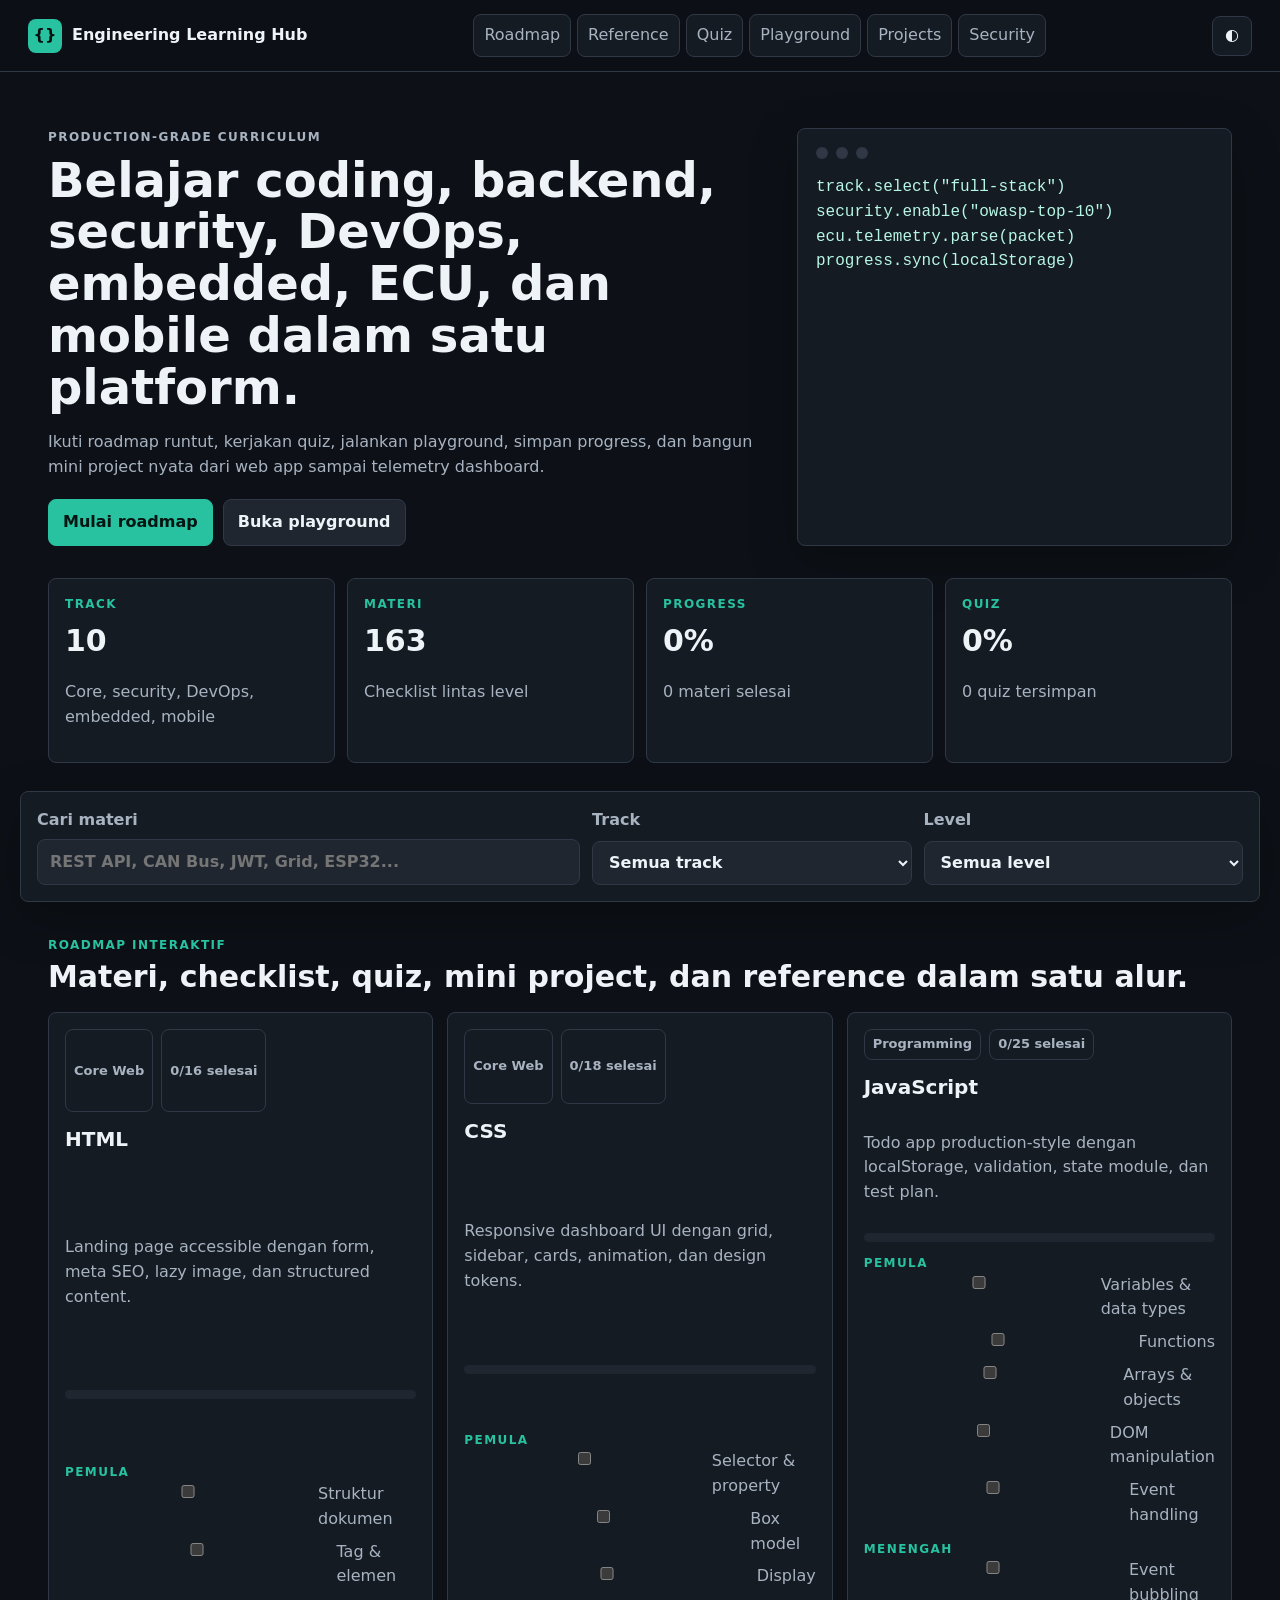
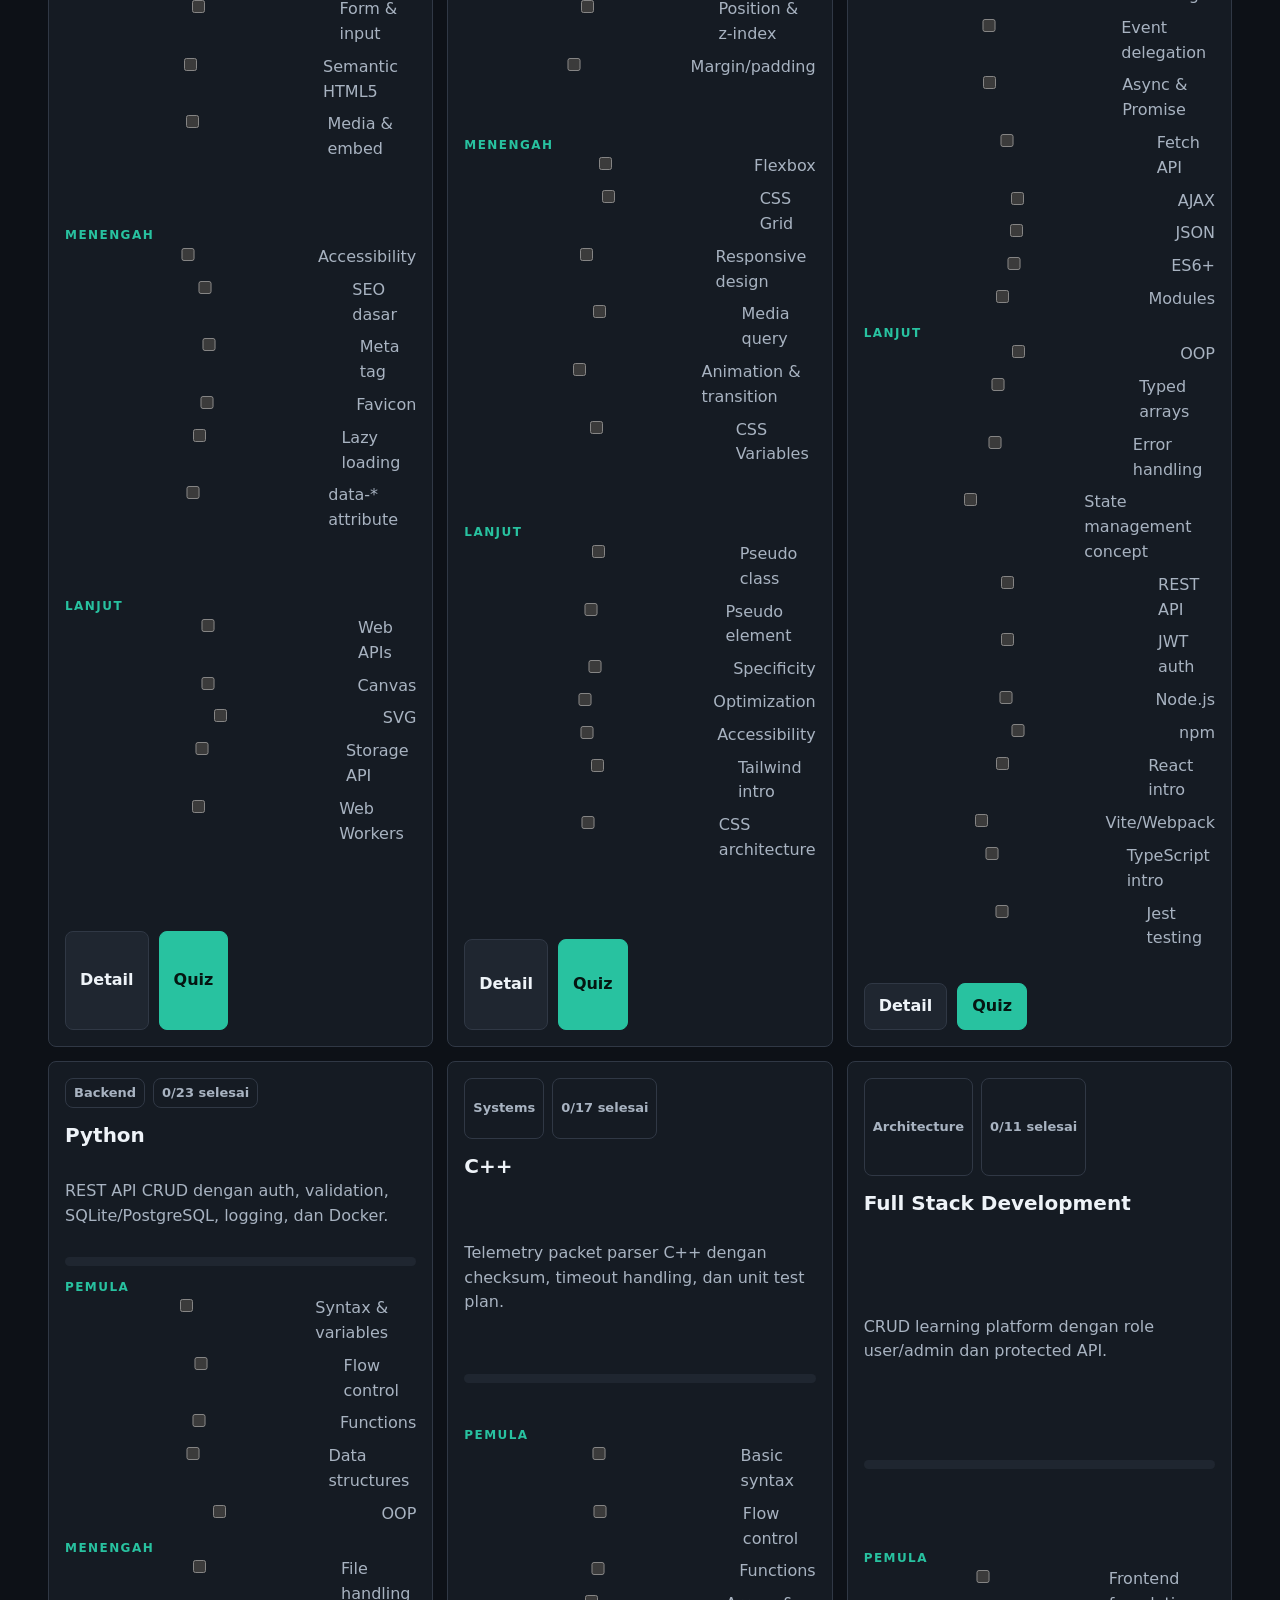
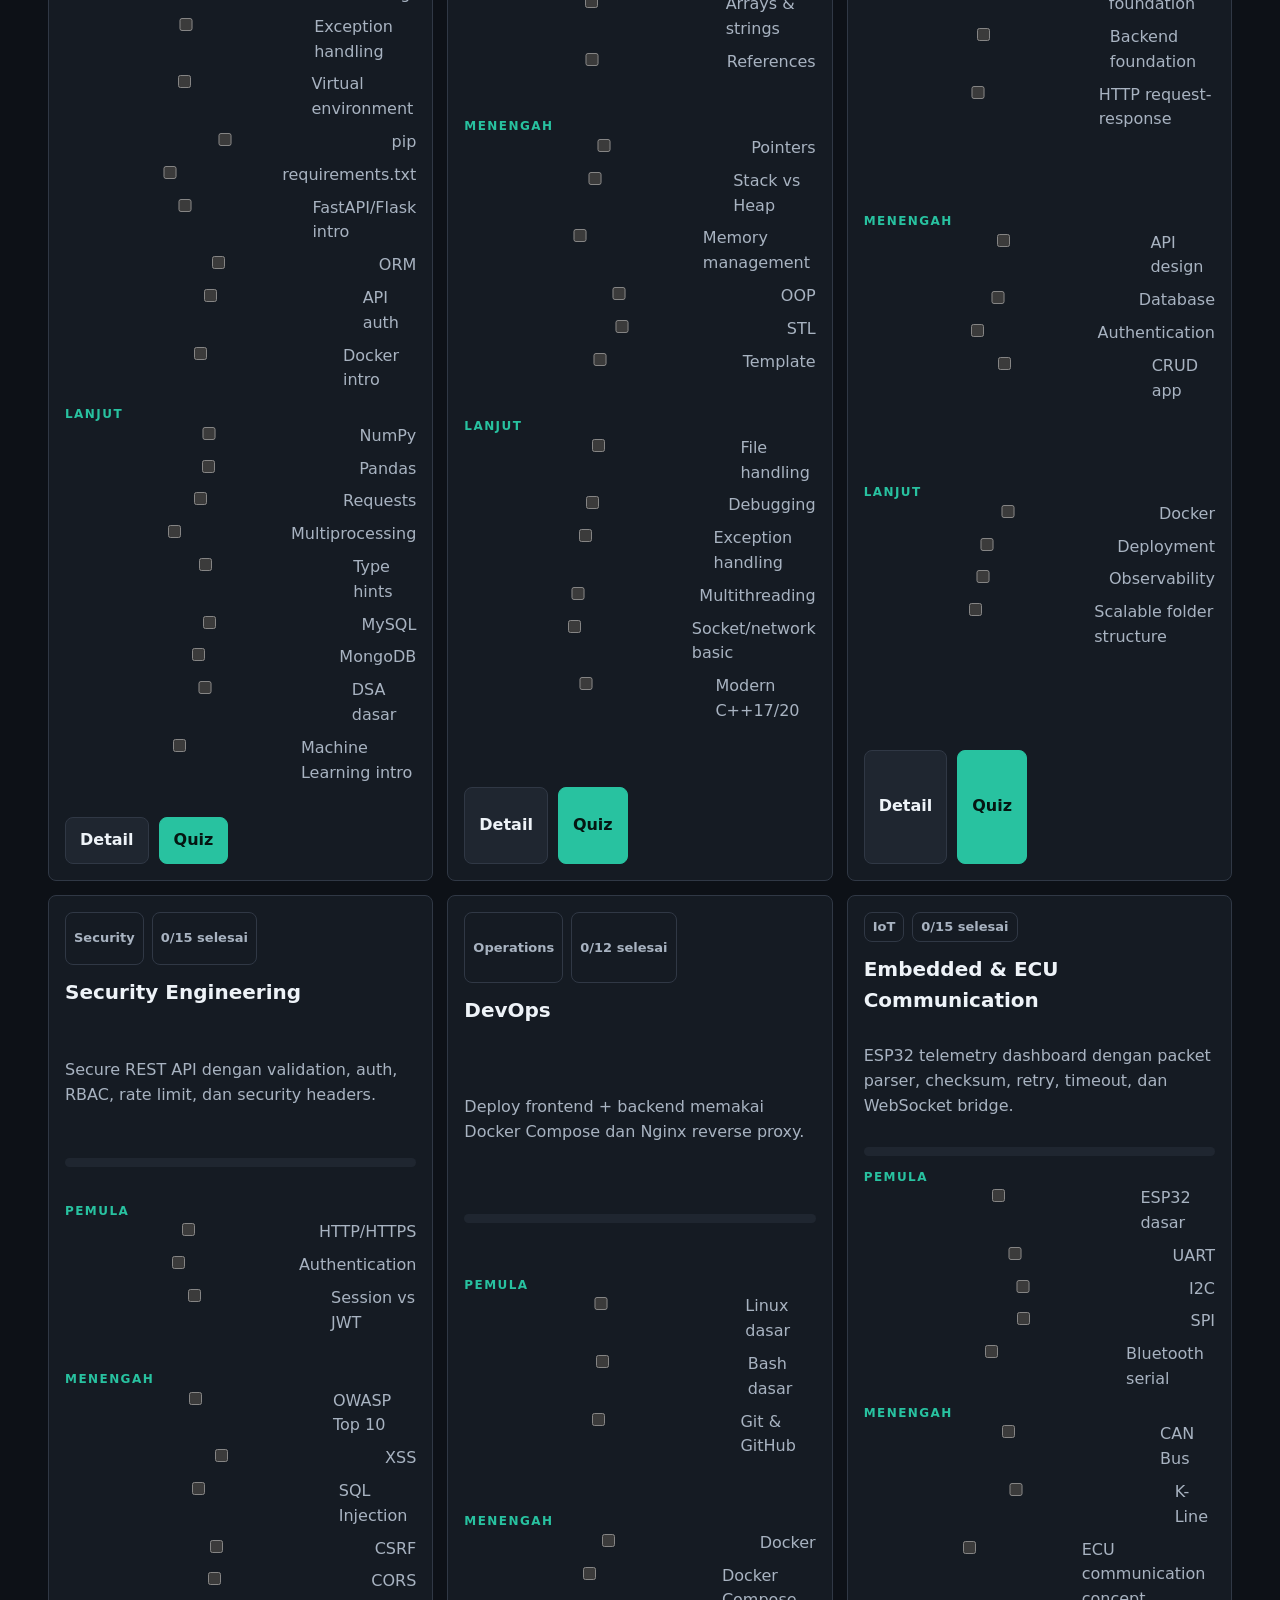
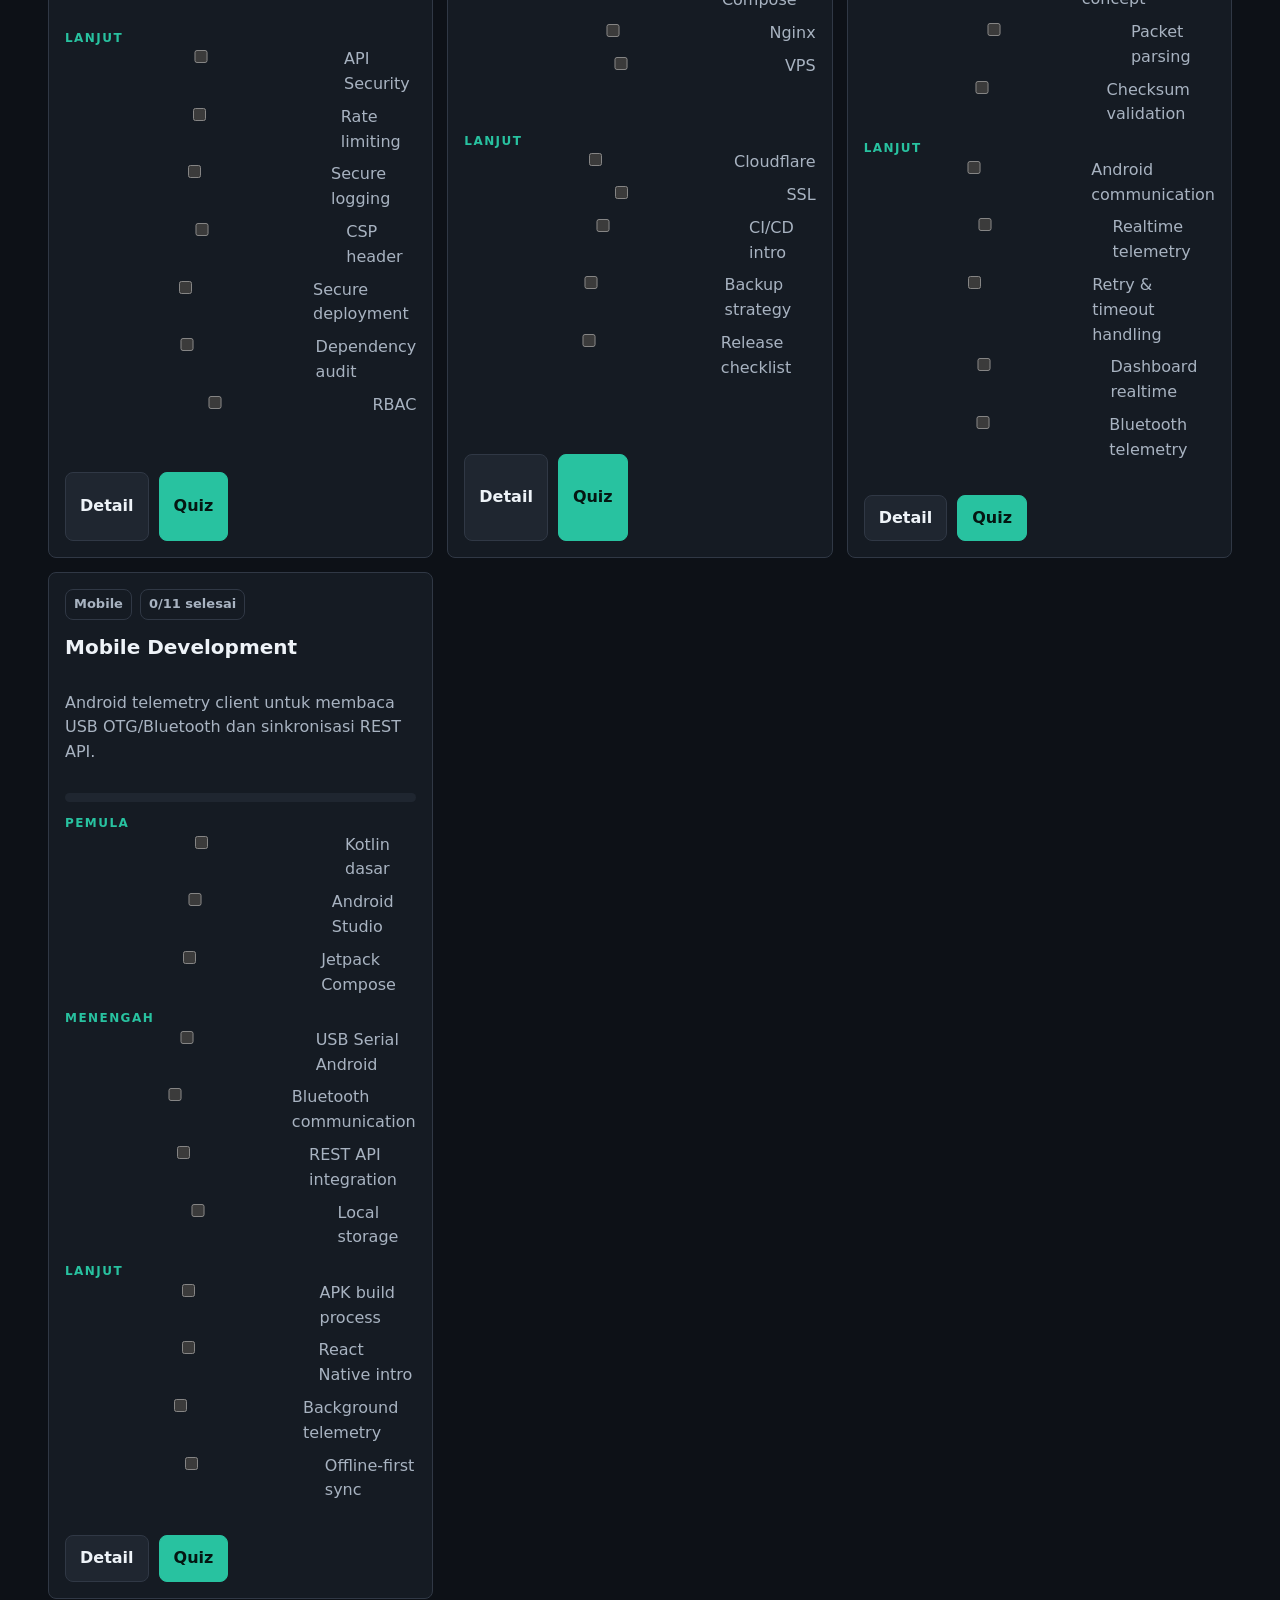
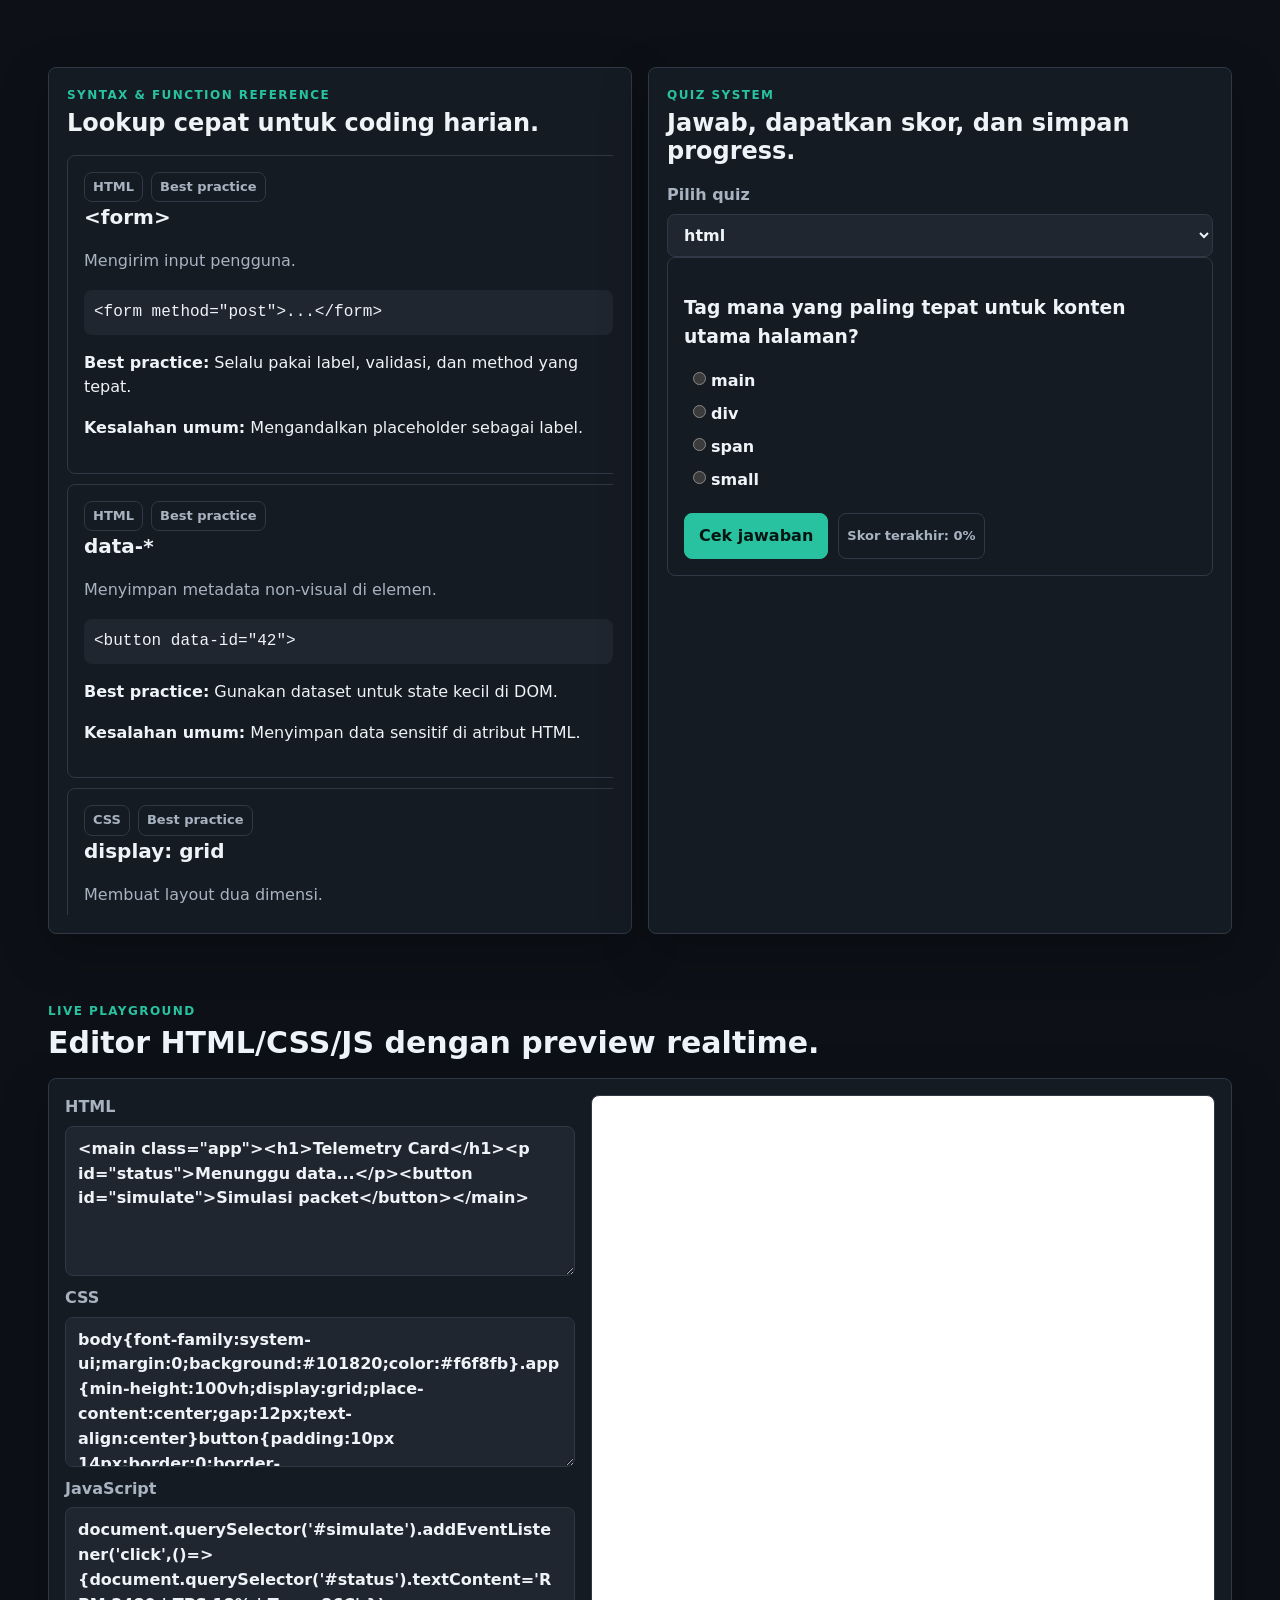
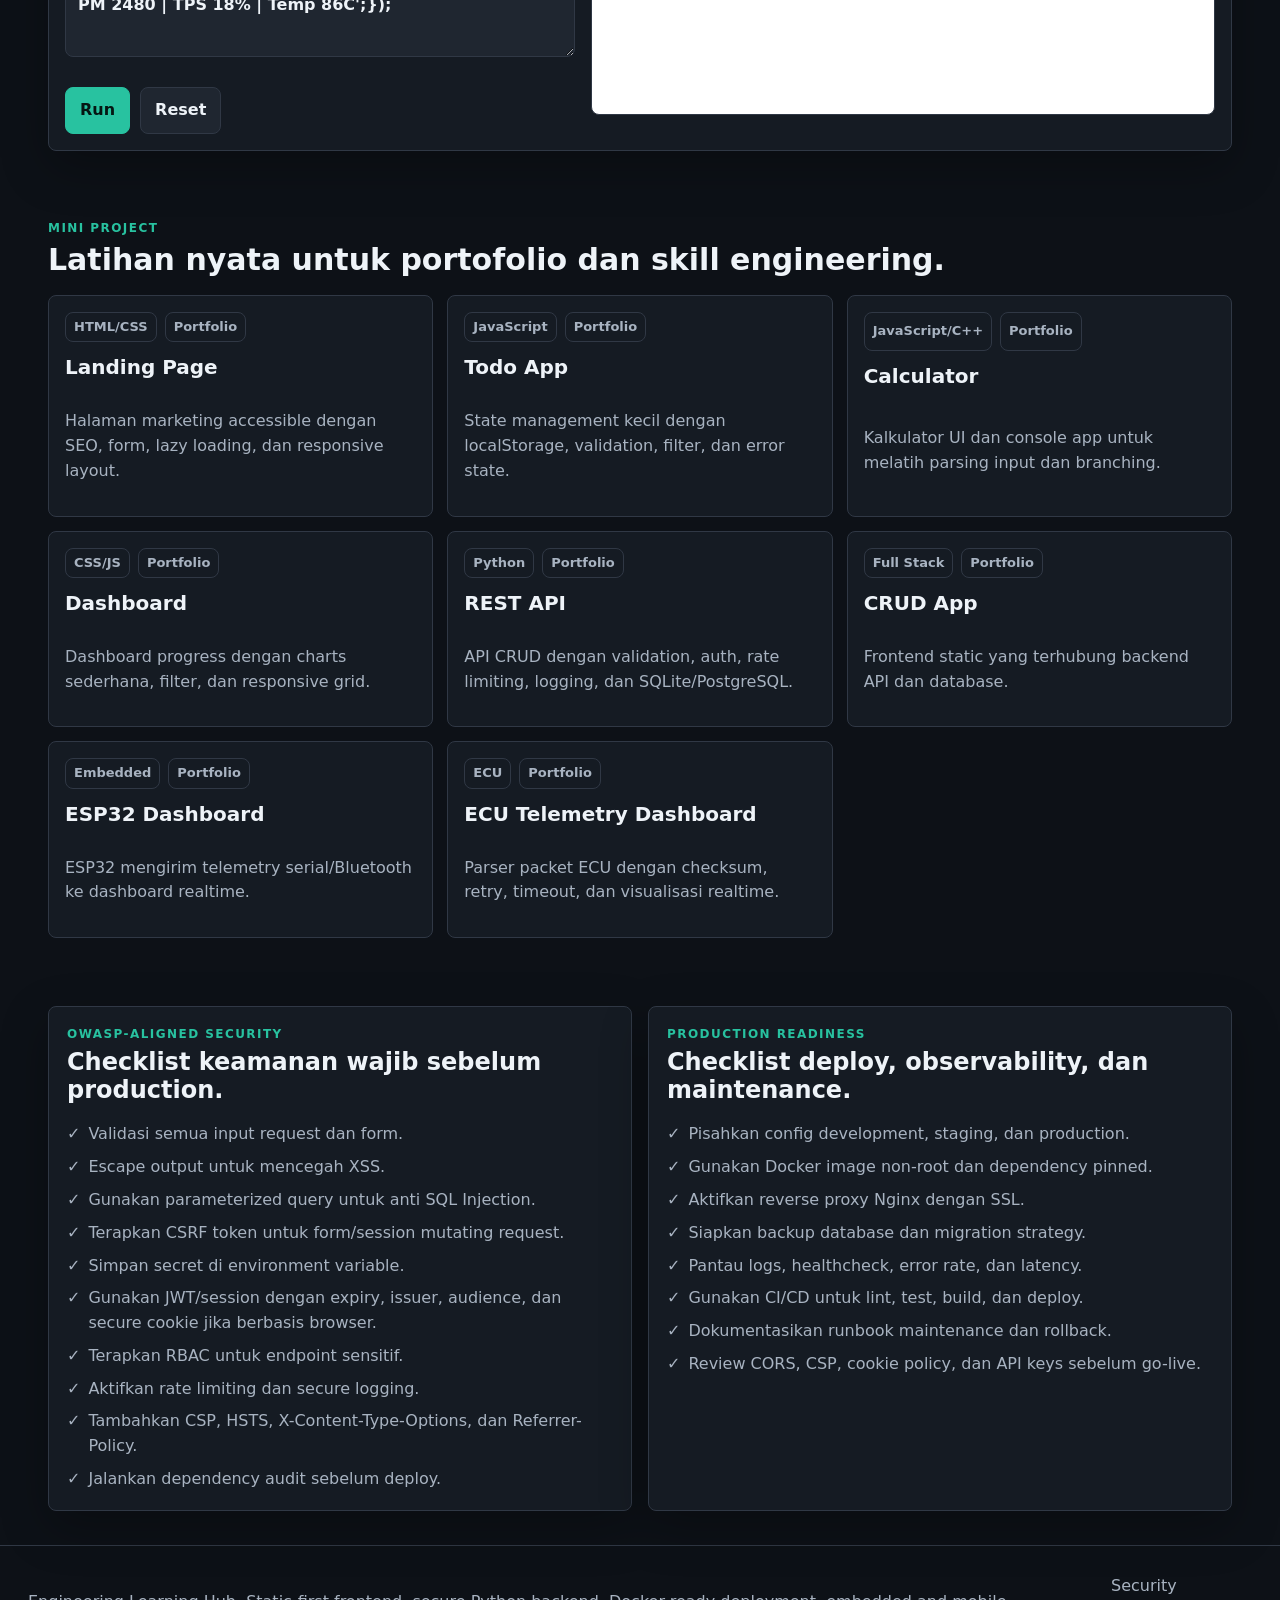
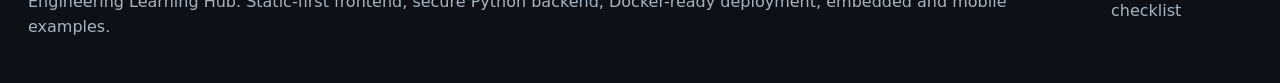
<file: coding-learning-hub/frontend/index.html>
<!DOCTYPE html>
<html lang="id">
<head>
  <meta charset="UTF-8">
  <meta name="viewport" content="width=device-width, initial-scale=1.0">
  <meta name="description" content="Platform belajar coding, software engineering, security, DevOps, embedded, ECU, dan mobile development.">
  <meta http-equiv="Content-Security-Policy" content="default-src 'self'; script-src 'self' 'unsafe-inline'; style-src 'self' 'unsafe-inline'; img-src 'self' data:; frame-src 'self'; base-uri 'self'; form-action 'self'; object-src 'none'">
  <title>Engineering Learning Hub</title>
  <link rel="stylesheet" href="css/styles.css">
</head>
<body>
  <a class="skip-link" href="#main">Lewati ke konten</a>
  <header class="app-header">
    <a class="brand" href="index.html" aria-label="Engineering Learning Hub">
      <span class="brand-icon">{}</span>
      <span>Engineering Learning Hub</span>
    </a>
    <nav class="nav" aria-label="Navigasi utama">
      <a href="#roadmap">Roadmap</a>
      <a href="#reference">Reference</a>
      <a href="#quiz">Quiz</a>
      <a href="#playground">Playground</a>
      <a href="#projects">Projects</a>
      <a href="#security">Security</a>
    </nav>
    <button class="icon-button" id="themeToggle" type="button" aria-label="Ganti tema" title="Ganti tema">◐</button>
  </header>

  <main id="main">
    <section class="hero-band">
      <div class="hero-content">
        <p class="eyebrow">Production-grade curriculum</p>
        <h1>Belajar coding, backend, security, DevOps, embedded, ECU, dan mobile dalam satu platform.</h1>
        <p>Ikuti roadmap runtut, kerjakan quiz, jalankan playground, simpan progress, dan bangun mini project nyata dari web app sampai telemetry dashboard.</p>
        <div class="hero-actions">
          <a class="button primary" href="#roadmap">Mulai roadmap</a>
          <a class="button secondary" href="#playground">Buka playground</a>
        </div>
      </div>
      <div class="hero-terminal" aria-label="Engineering snapshot">
        <div class="terminal-bar"><span></span><span></span><span></span></div>
        <pre><code>track.select("full-stack")
security.enable("owasp-top-10")
ecu.telemetry.parse(packet)
progress.sync(localStorage)</code></pre>
      </div>
    </section>

    <section class="stats-grid" id="stats"></section>

    <section class="toolbar-band" aria-label="Filter materi">
      <label>
        <span>Cari materi</span>
        <input id="searchInput" type="search" maxlength="80" placeholder="REST API, CAN Bus, JWT, Grid, ESP32...">
      </label>
      <label>
        <span>Track</span>
        <select id="trackFilter"></select>
      </label>
      <label>
        <span>Level</span>
        <select id="levelFilter">
          <option value="all">Semua level</option>
          <option value="Pemula">Pemula</option>
          <option value="Menengah">Menengah</option>
          <option value="Lanjut">Lanjut</option>
        </select>
      </label>
    </section>

    <section class="section" id="roadmap">
      <div class="section-heading">
        <p class="eyebrow">Roadmap interaktif</p>
        <h2>Materi, checklist, quiz, mini project, dan reference dalam satu alur.</h2>
      </div>
      <div class="roadmap-grid" id="roadmapGrid"></div>
    </section>

    <section class="section two-column">
      <div id="reference" class="panel">
        <div class="section-heading compact">
          <p class="eyebrow">Syntax & function reference</p>
          <h2>Lookup cepat untuk coding harian.</h2>
        </div>
        <div class="reference-list" id="referenceList"></div>
      </div>
      <div id="quiz" class="panel">
        <div class="section-heading compact">
          <p class="eyebrow">Quiz system</p>
          <h2>Jawab, dapatkan skor, dan simpan progress.</h2>
        </div>
        <div id="quizApp"></div>
      </div>
    </section>

    <section class="section" id="playground">
      <div class="section-heading">
        <p class="eyebrow">Live playground</p>
        <h2>Editor HTML/CSS/JS dengan preview realtime.</h2>
      </div>
      <div class="playground">
        <div class="editor-stack">
          <label><span>HTML</span><textarea id="htmlEditor"></textarea></label>
          <label><span>CSS</span><textarea id="cssEditor"></textarea></label>
          <label><span>JavaScript</span><textarea id="jsEditor"></textarea></label>
          <div class="button-row">
            <button class="button primary" id="runCode" type="button">Run</button>
            <button class="button secondary" id="resetCode" type="button">Reset</button>
          </div>
        </div>
        <iframe id="previewFrame" title="Preview HTML CSS JavaScript" sandbox="allow-scripts"></iframe>
      </div>
    </section>

    <section class="section" id="projects">
      <div class="section-heading">
        <p class="eyebrow">Mini project</p>
        <h2>Latihan nyata untuk portofolio dan skill engineering.</h2>
      </div>
      <div class="project-grid" id="projectGrid"></div>
    </section>

    <section class="section two-column" id="security">
      <div class="panel">
        <div class="section-heading compact">
          <p class="eyebrow">OWASP-aligned security</p>
          <h2>Checklist keamanan wajib sebelum production.</h2>
        </div>
        <ul class="check-list" id="securityChecklist"></ul>
      </div>
      <div class="panel">
        <div class="section-heading compact">
          <p class="eyebrow">Production readiness</p>
          <h2>Checklist deploy, observability, dan maintenance.</h2>
        </div>
        <ul class="check-list" id="productionChecklist"></ul>
      </div>
    </section>
  </main>

  <footer class="footer">
    <p>Engineering Learning Hub. Static-first frontend, secure Python backend, Docker-ready deployment, embedded and mobile examples.</p>
    <a href="#security">Security checklist</a>
  </footer>

  <dialog id="detailModal" class="modal">
    <button class="icon-button modal-close" id="closeModal" type="button" aria-label="Tutup detail">×</button>
    <div id="modalContent"></div>
  </dialog>

  <script src="data/learning-data.js" defer></script>
  <script src="js/app.js" defer></script>
</body>
</html>
</file>
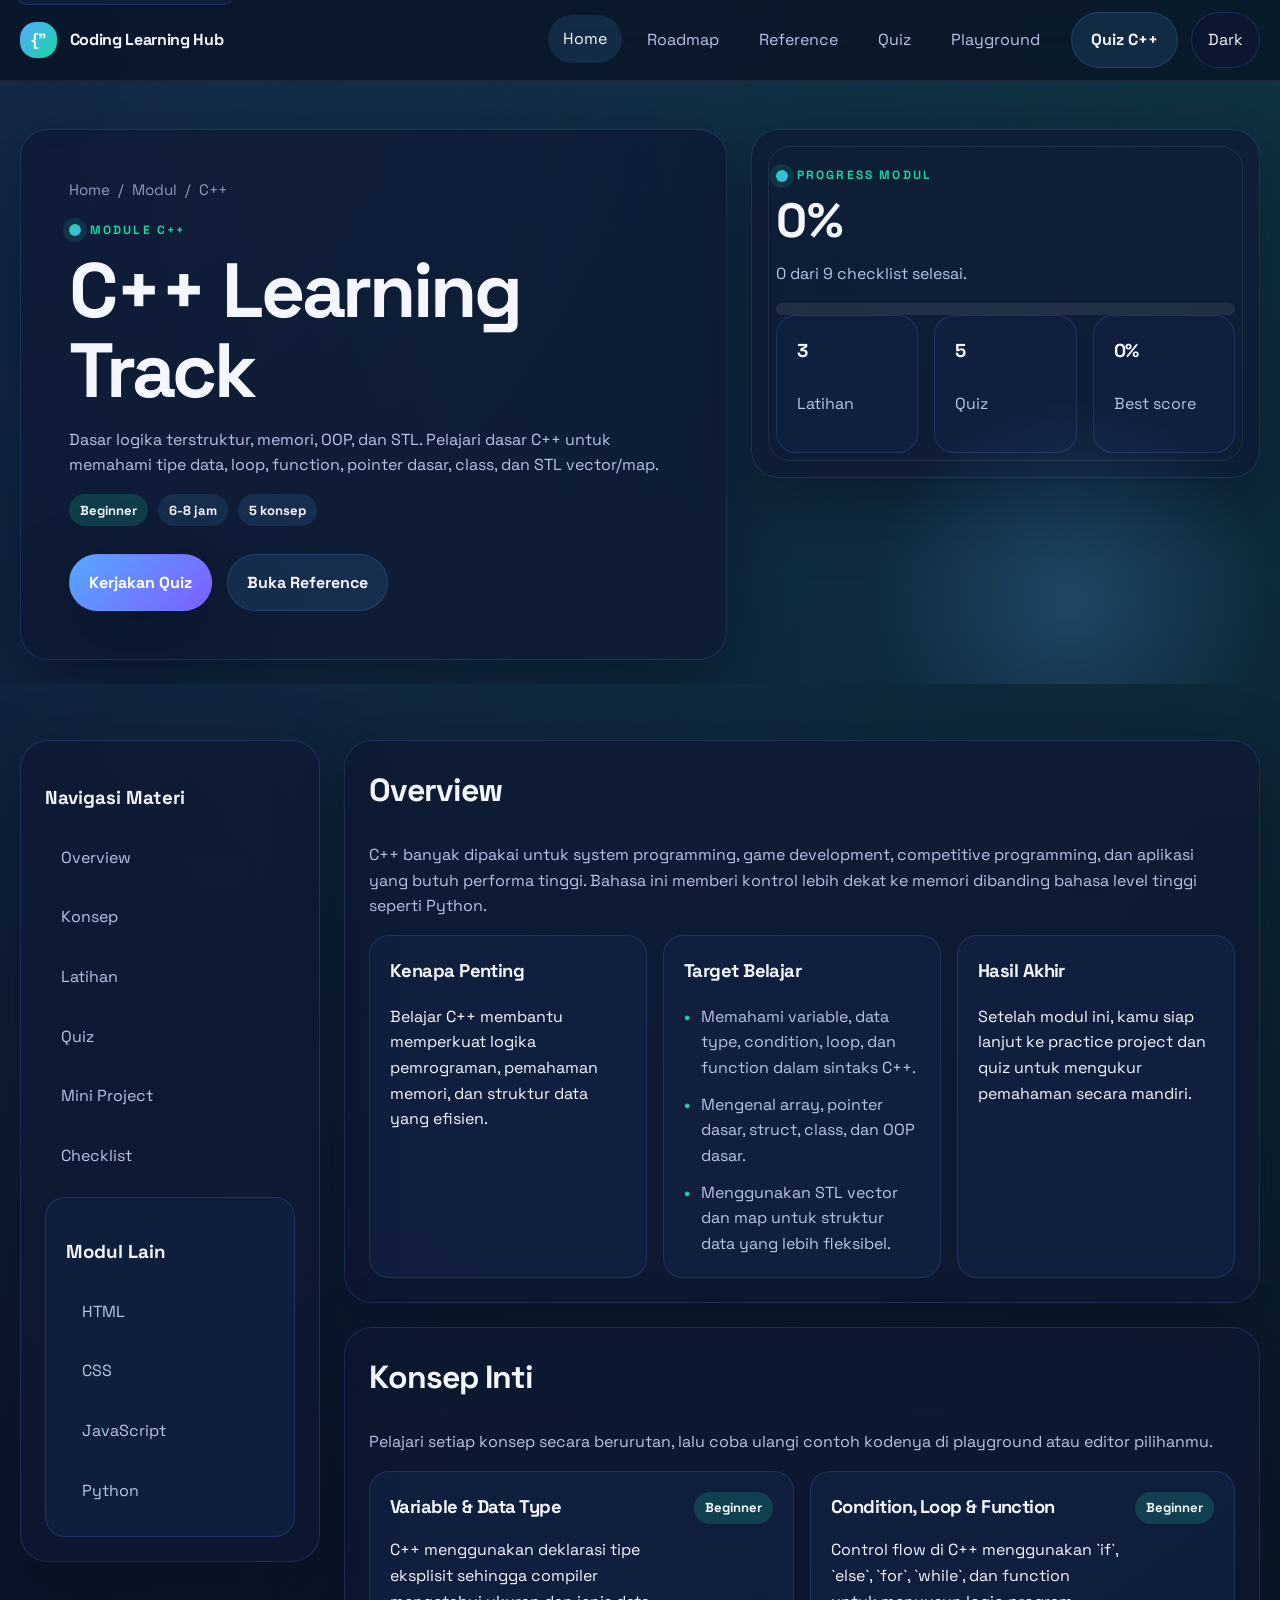
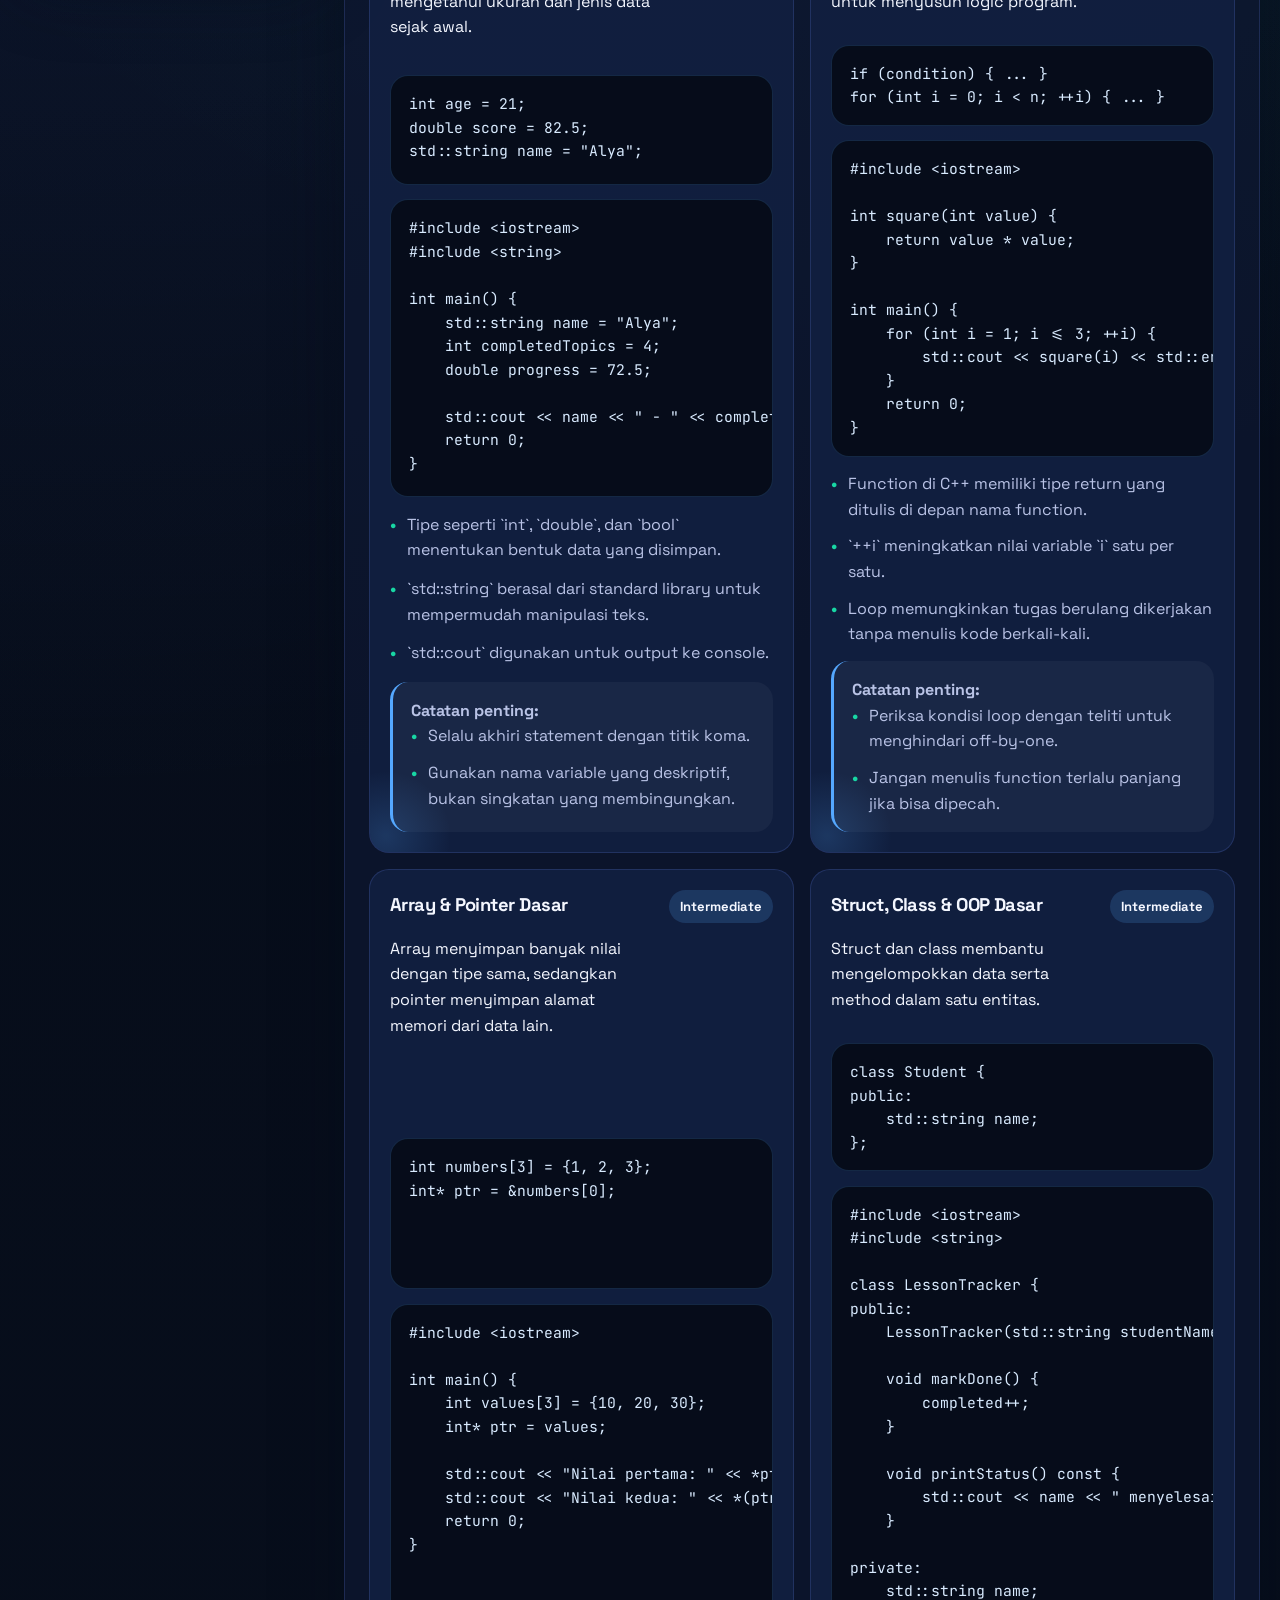
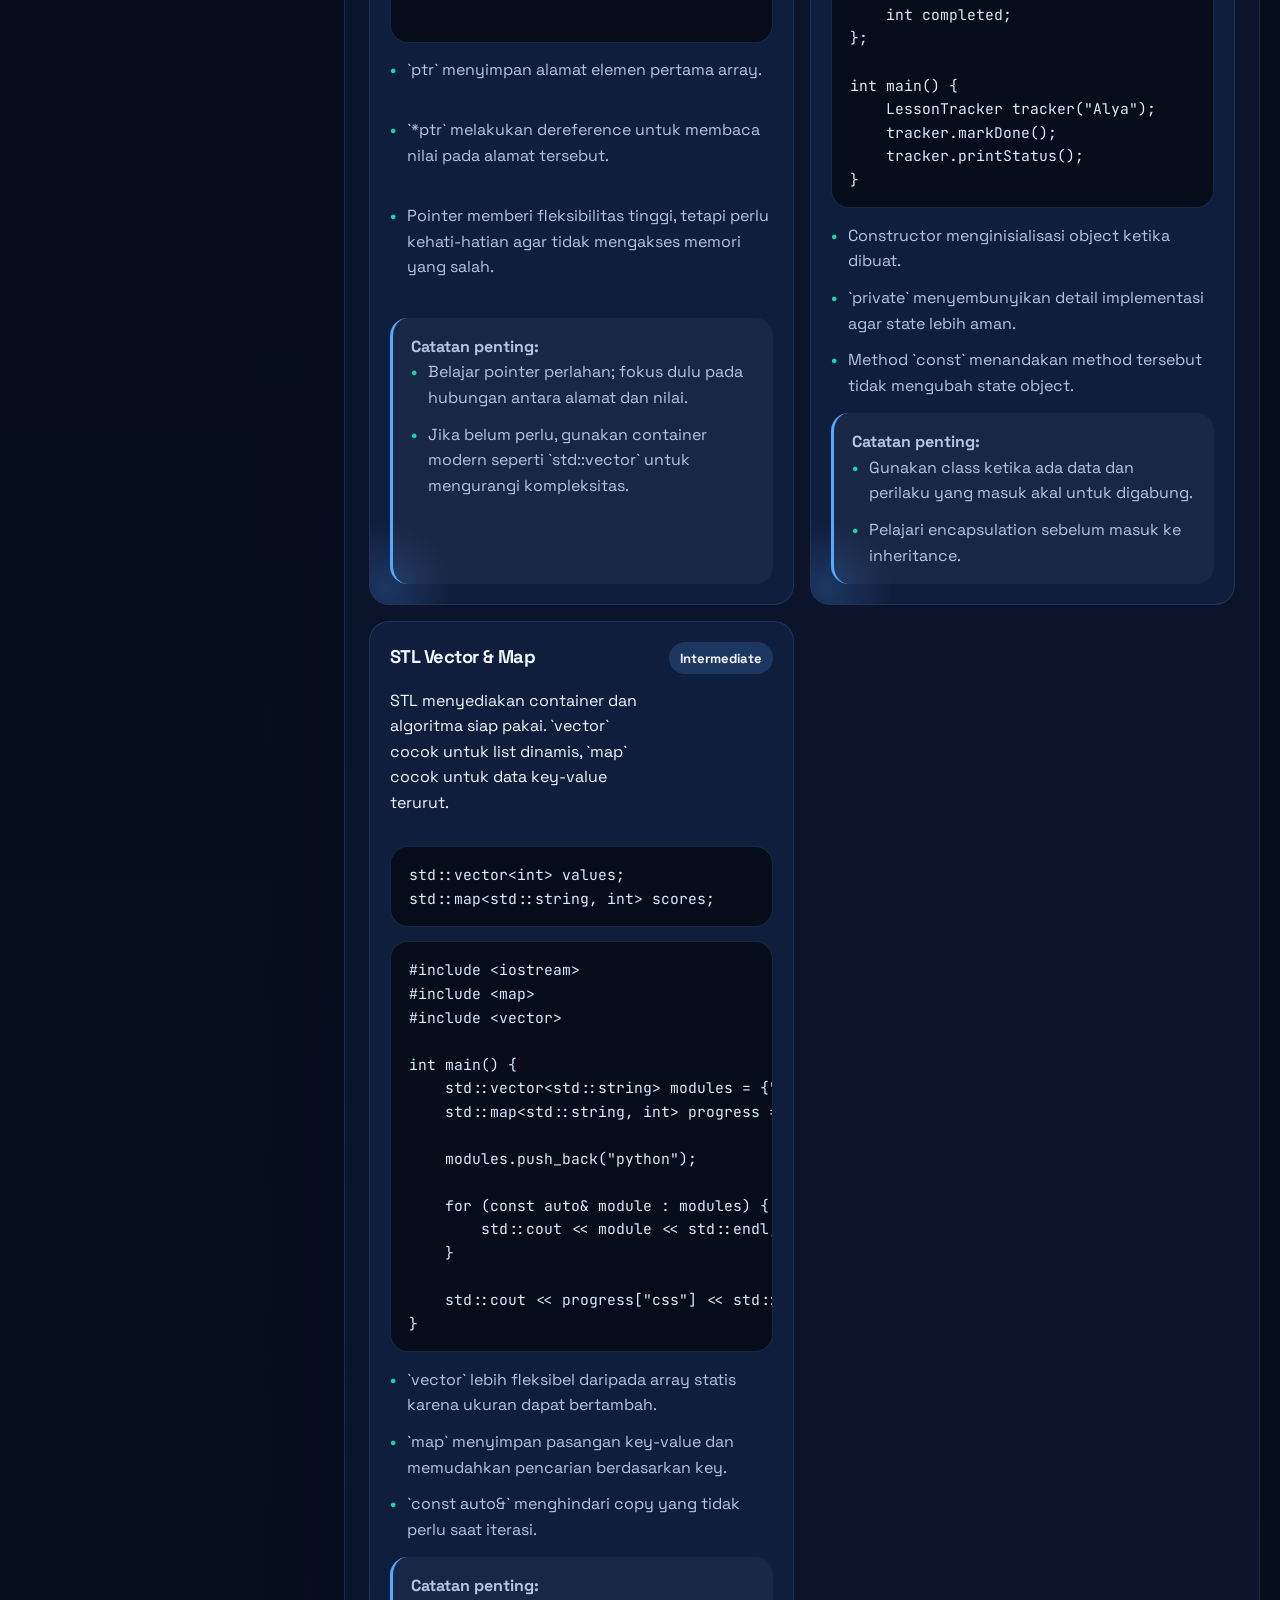
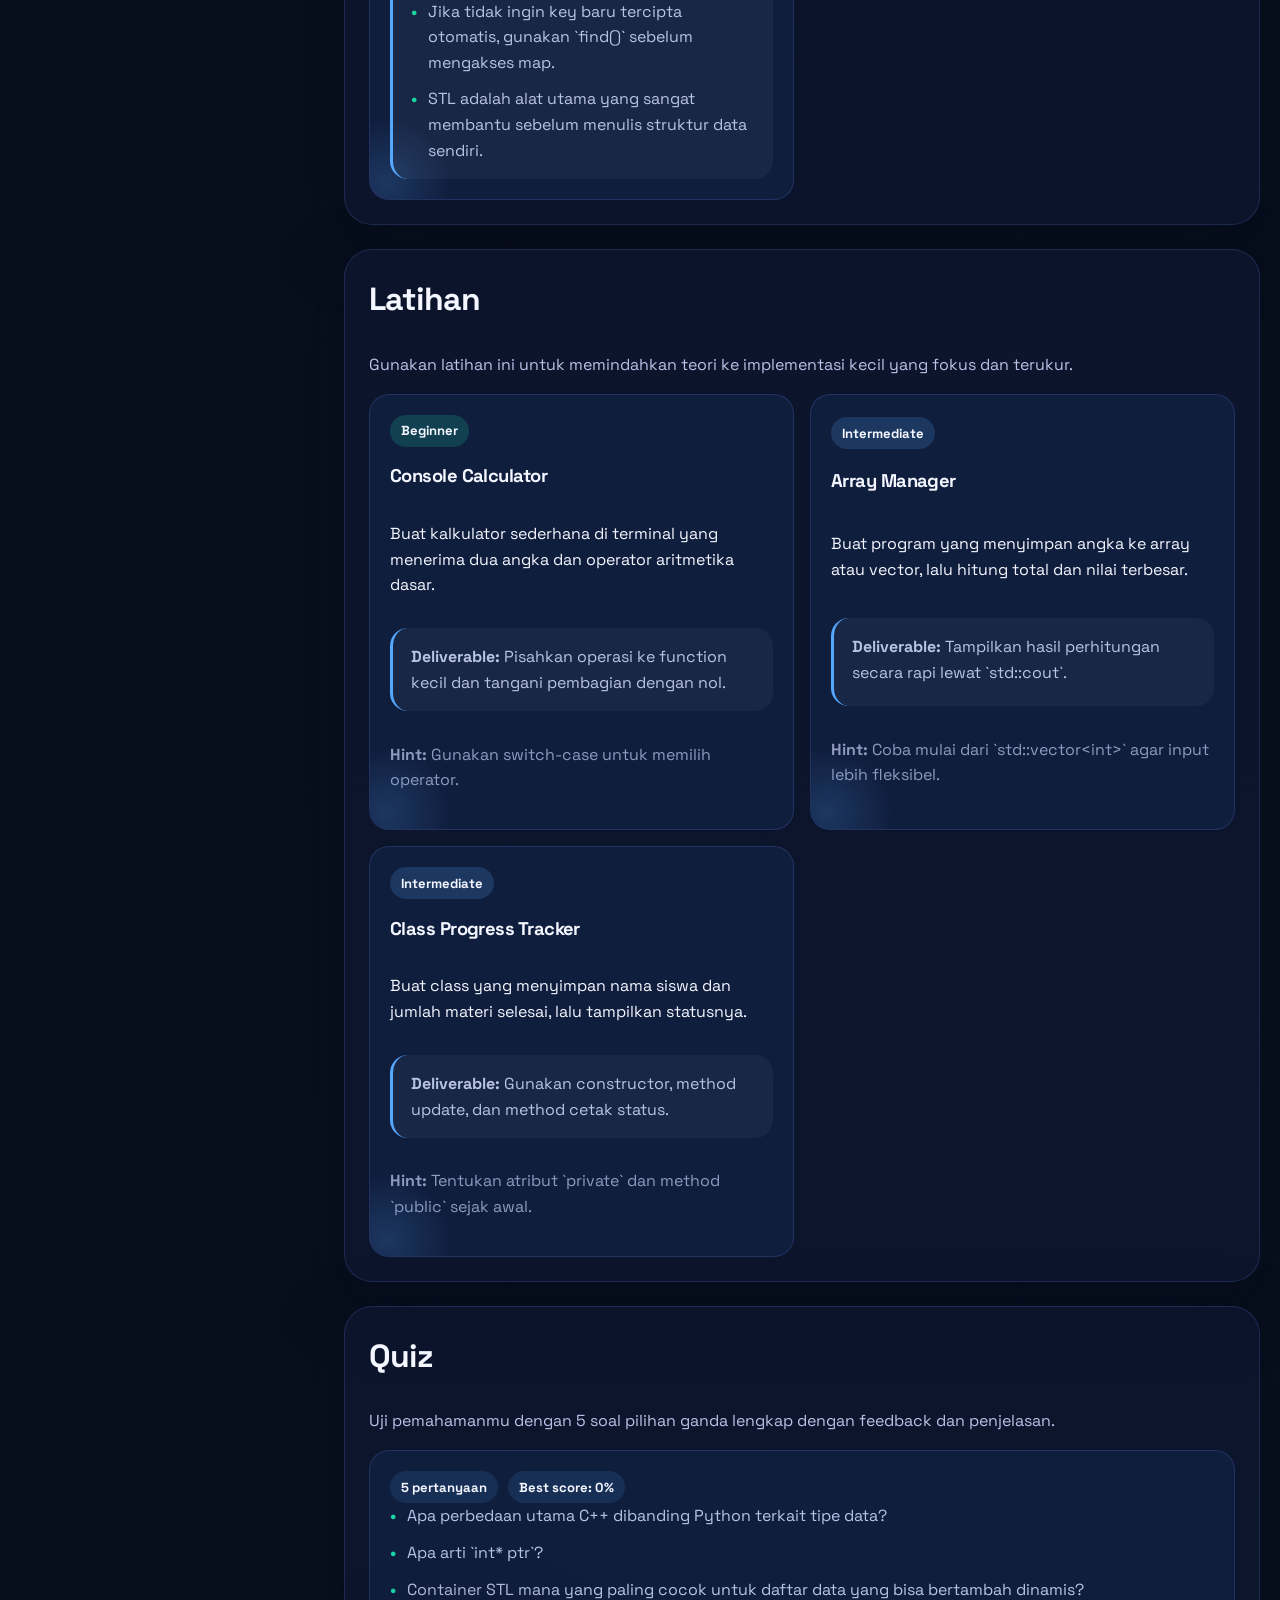
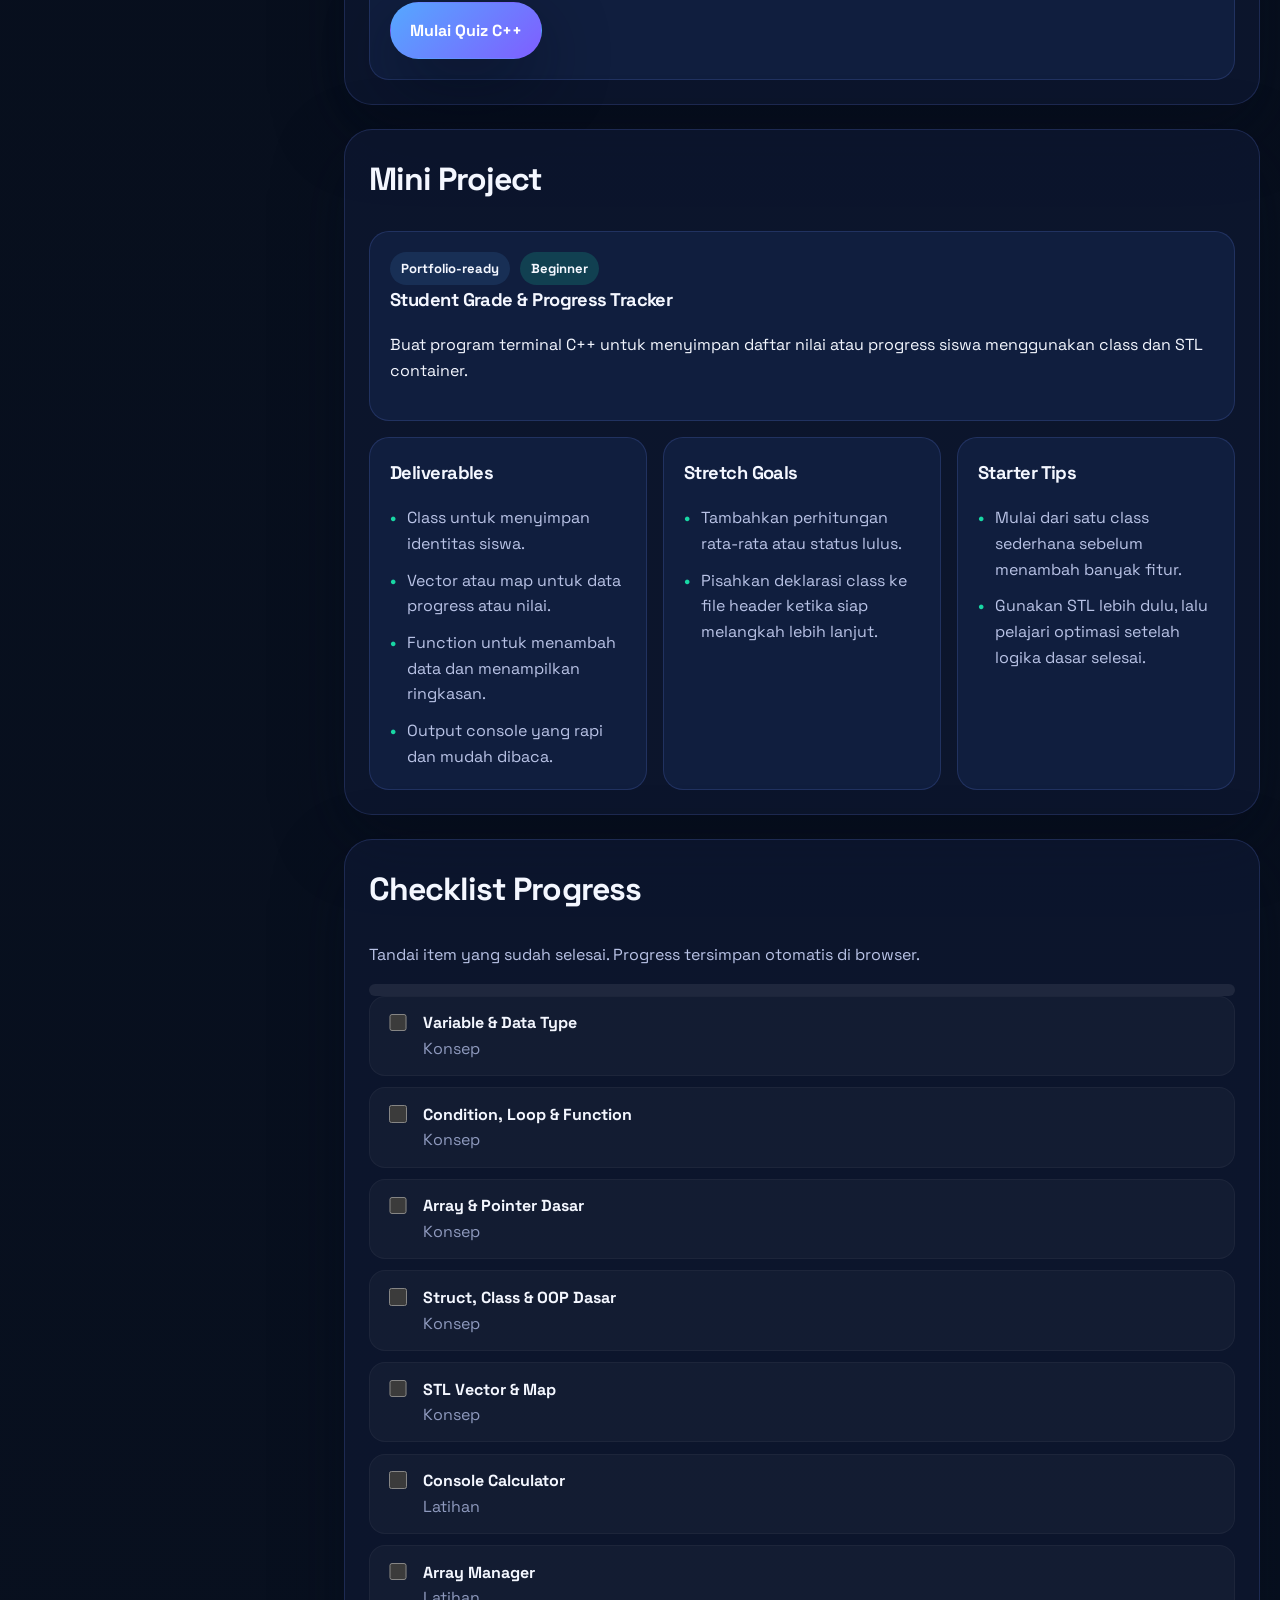
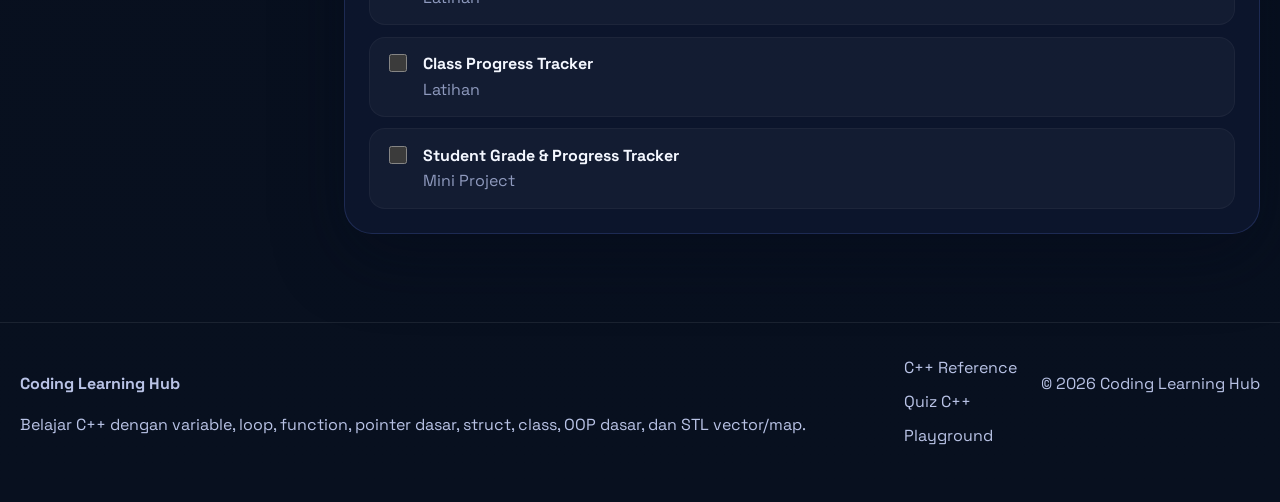
<file: coding-learning-hub/pages/cpp.html>
<!DOCTYPE html>
<html lang="id">
<head>
  <meta charset="UTF-8">
  <meta name="viewport" content="width=device-width, initial-scale=1.0">
  <meta name="description" content="Modul belajar C++ di Coding Learning Hub.">
  <meta name="theme-color" content="#0b1020">
  <title>Modul C++ | Coding Learning Hub</title>
  <link rel="preconnect" href="https://fonts.googleapis.com">
  <link rel="preconnect" href="https://fonts.gstatic.com" crossorigin>
  <link href="https://fonts.googleapis.com/css2?family=JetBrains+Mono:wght@400;600&family=Space+Grotesk:wght@400;500;700&display=swap" rel="stylesheet">
  <link rel="manifest" href="../manifest.webmanifest">
  <link rel="stylesheet" href="../assets/css/main.css">
  <link rel="stylesheet" href="../assets/css/components.css">
  <link rel="stylesheet" href="../assets/css/responsive.css">
</head>
<body data-page="module" data-module="cpp">
  <a class="skip-link" href="#main-content">Lewati ke konten utama</a>
  <div class="site-shell">
    <header class="site-header">
      <div class="container navbar">
        <a class="brand" href="../index.html">
          <span class="brand-mark">{"</span>
          <span>Coding Learning Hub</span>
        </a>
        <button class="nav-toggle" type="button" aria-expanded="false" aria-controls="primary-nav">
          <span></span>
          <span></span>
          <span></span>
        </button>
        <nav class="primary-nav" id="primary-nav" aria-label="Navigasi utama">
          <a data-nav="home" href="../index.html">Home</a>
          <a data-nav="roadmap" href="roadmap.html">Roadmap</a>
          <a data-nav="reference" href="reference.html">Reference</a>
          <a data-nav="quiz" href="quiz.html?module=cpp">Quiz</a>
          <a data-nav="playground" href="playground.html">Playground</a>
        </nav>
        <div class="nav-actions">
          <a class="button button-secondary" href="quiz.html?module=cpp">Quiz C++</a>
          <button class="theme-toggle" type="button" aria-label="Ganti mode tema">Mode</button>
        </div>
      </div>
    </header>

    <main id="main-content" class="page-main">
      <section class="hero hero-page">
        <div class="container hero-page-inner">
          <div class="page-hero-copy">
            <nav class="breadcrumb" id="breadcrumbTrail" aria-label="Breadcrumb"></nav>
            <div id="moduleHeroMeta"></div>
          </div>
          <div class="hero-panel hero-panel-compact" id="moduleHeroPanel"></div>
        </div>
      </section>

      <section class="section">
        <div class="container page-layout">
          <aside class="page-sidebar" id="moduleSidebar"></aside>
          <div class="page-content">
            <section class="content-block" id="moduleOverview"></section>
            <section class="content-block" id="moduleConcepts"></section>
            <section class="content-block" id="moduleExercises"></section>
            <section class="content-block" id="moduleQuizTeaser"></section>
            <section class="content-block" id="moduleMiniProject"></section>
            <section class="content-block" id="moduleChecklist"></section>
          </div>
        </div>
      </section>
    </main>

    <footer class="site-footer">
      <div class="container footer-layout">
        <div>
          <p class="footer-title">Coding Learning Hub</p>
          <p>Belajar C++ dengan variable, loop, function, pointer dasar, struct, class, OOP dasar, dan STL vector/map.</p>
        </div>
        <div class="footer-links">
          <a href="reference.html">C++ Reference</a>
          <a href="quiz.html?module=cpp">Quiz C++</a>
          <a href="playground.html">Playground</a>
        </div>
        <p class="footer-meta">© <span class="current-year"></span> Coding Learning Hub</p>
      </div>
    </footer>
  </div>

  <script src="../assets/js/data.js" defer></script>
  <script src="../assets/js/progress.js" defer></script>
  <script src="../assets/js/app.js" defer></script>
  <script src="../assets/js/pwa.js" defer></script>
</body>
</html>
</file>
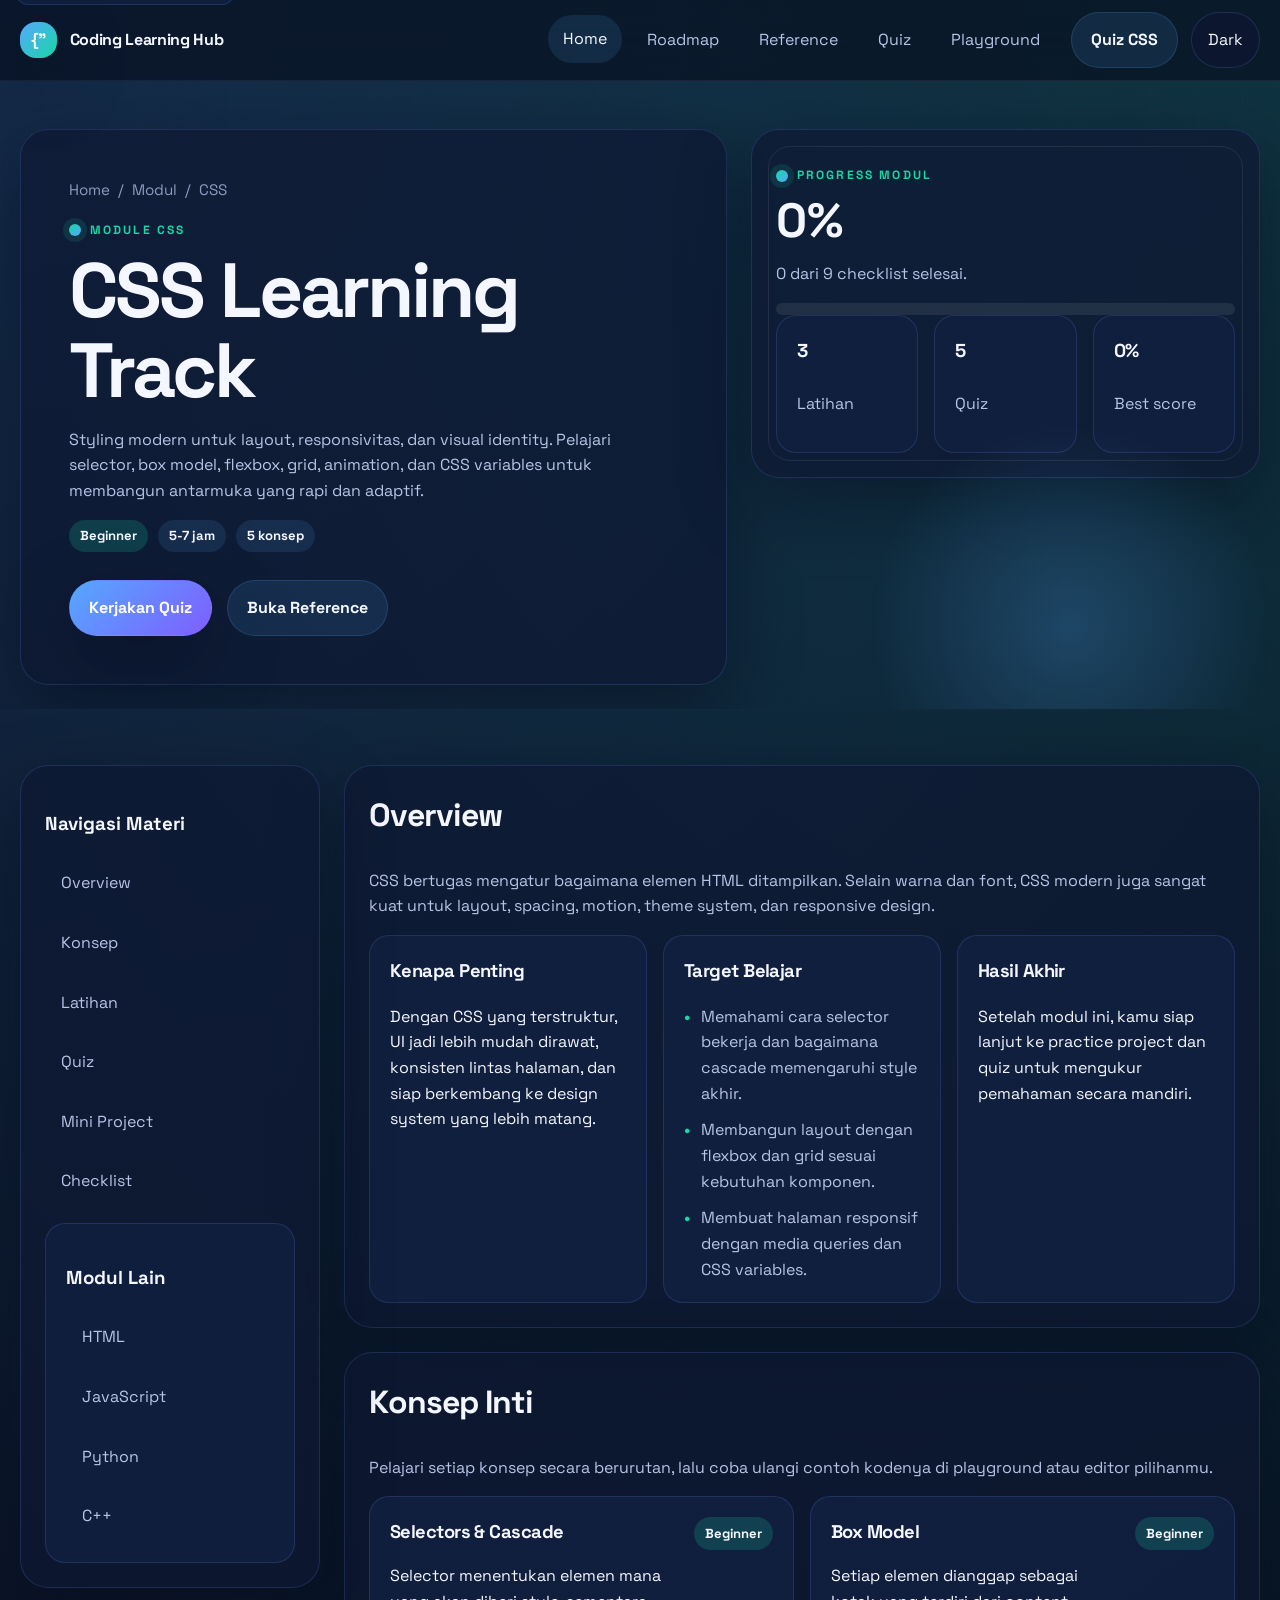
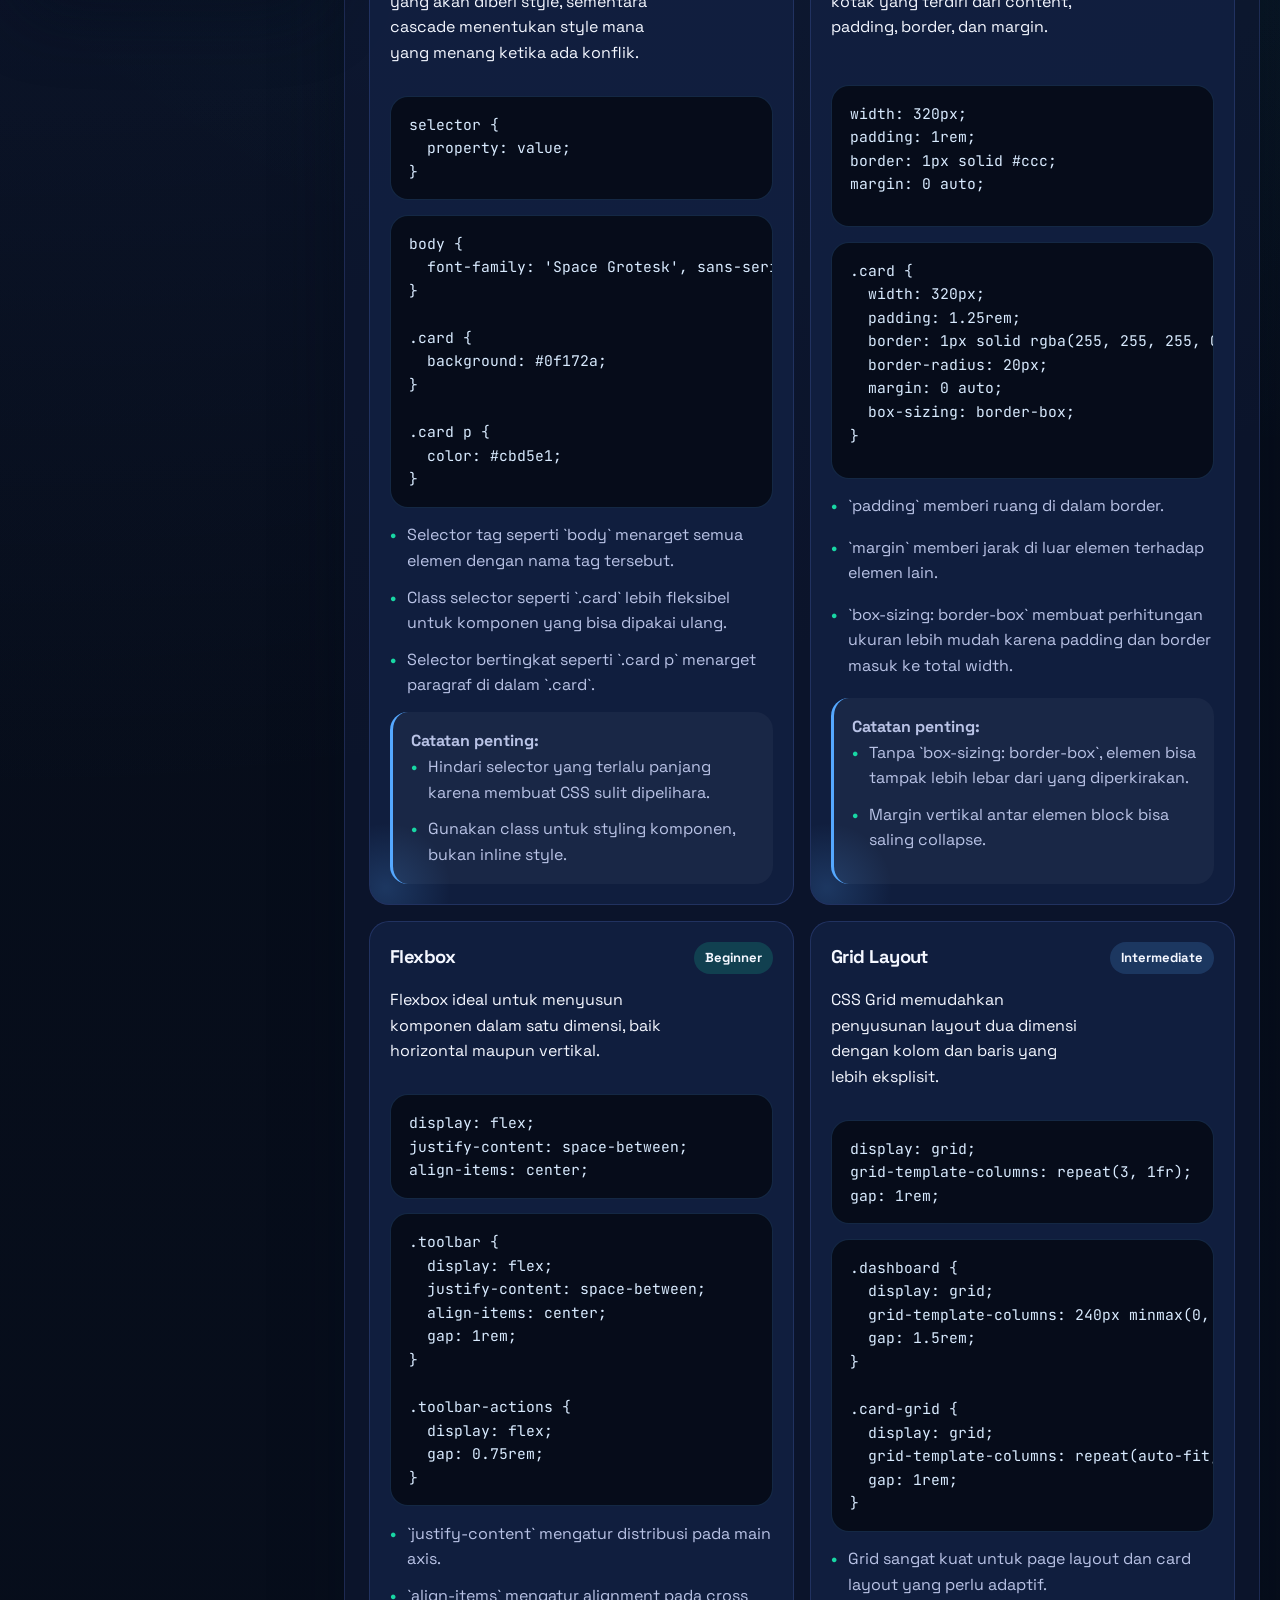
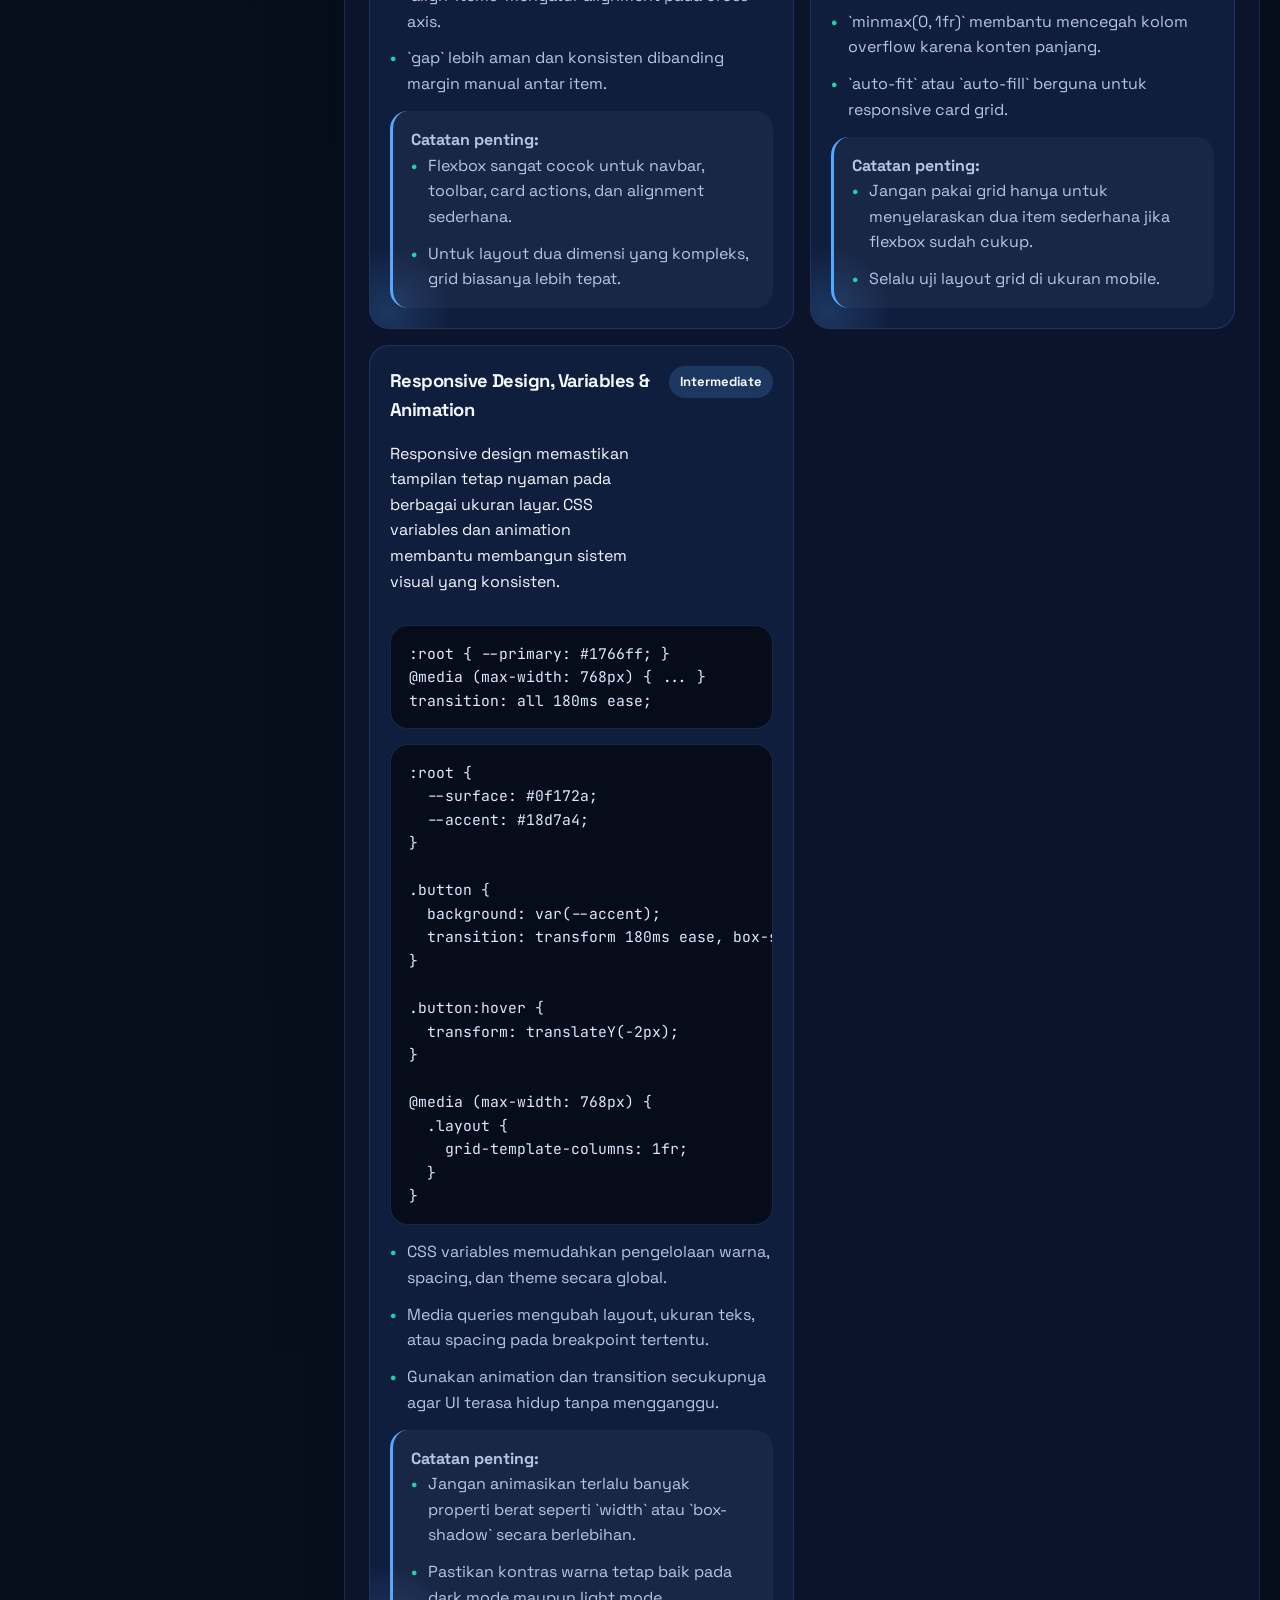
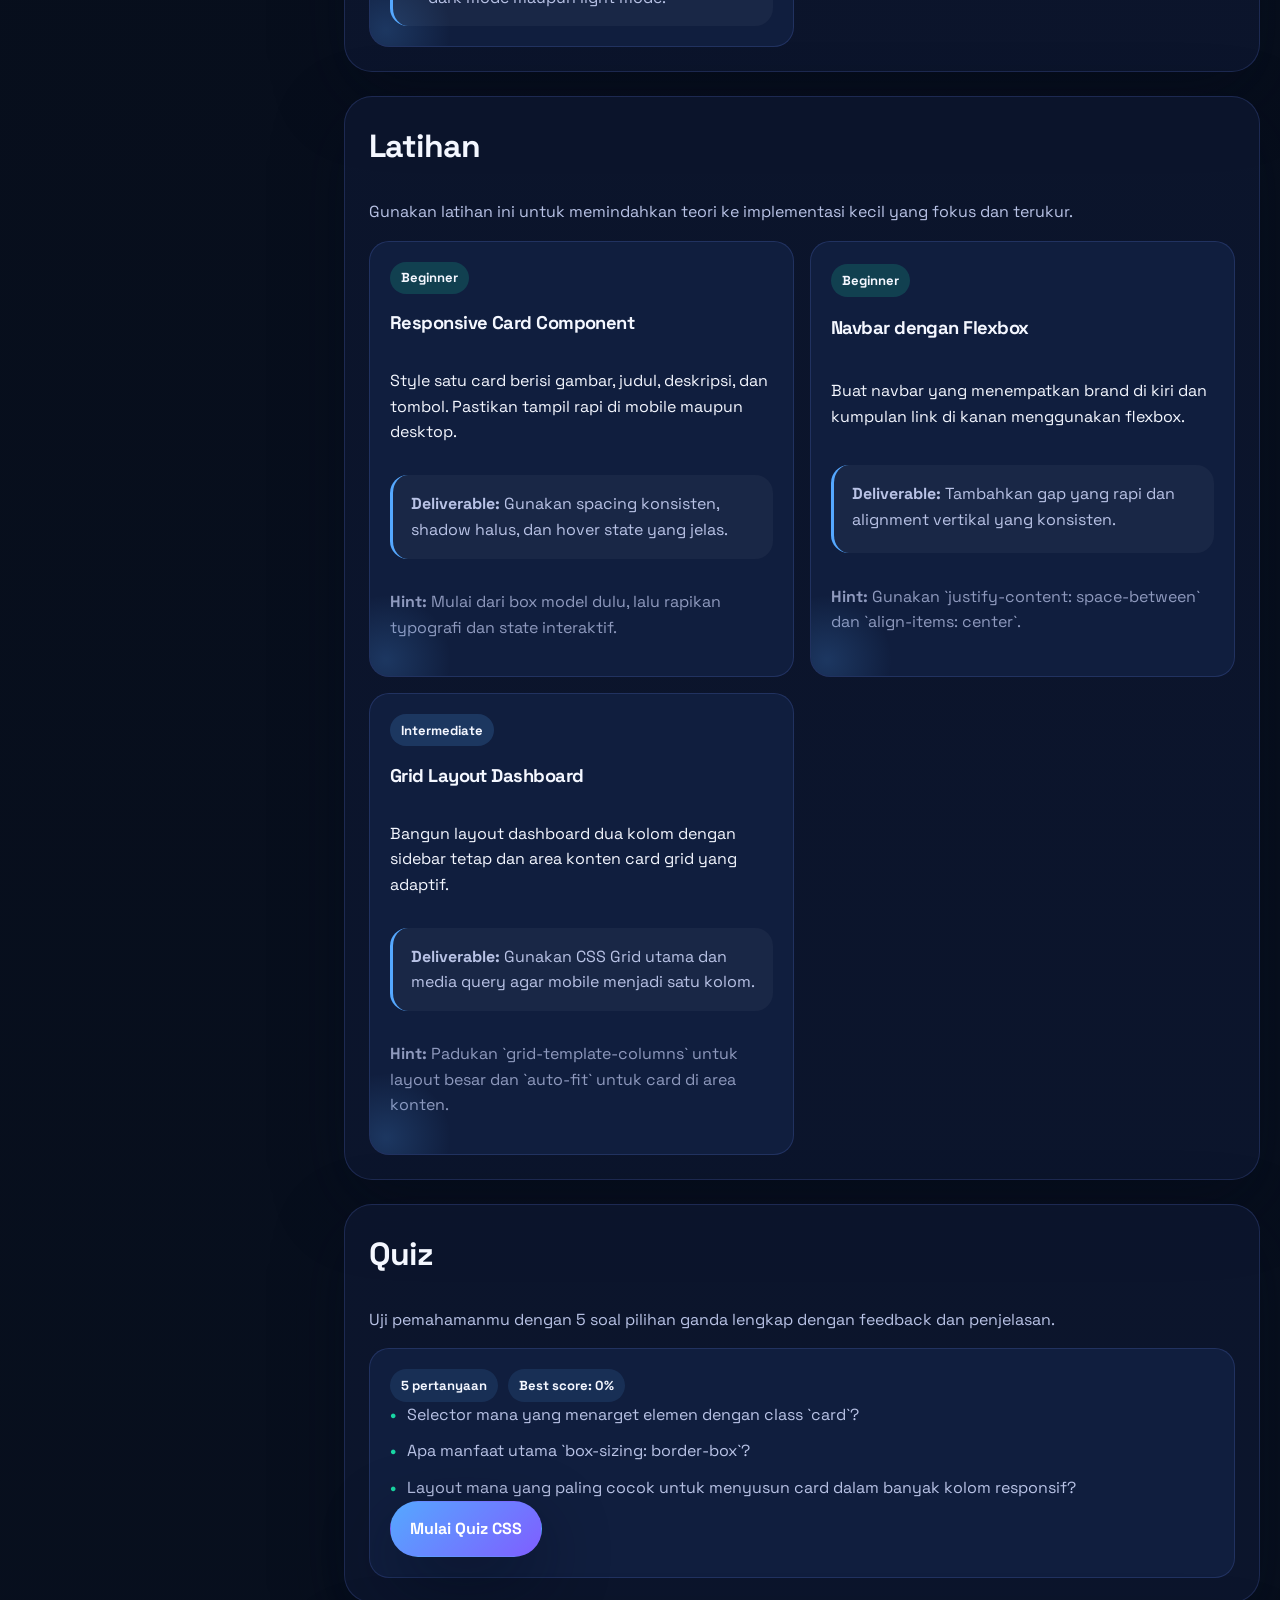
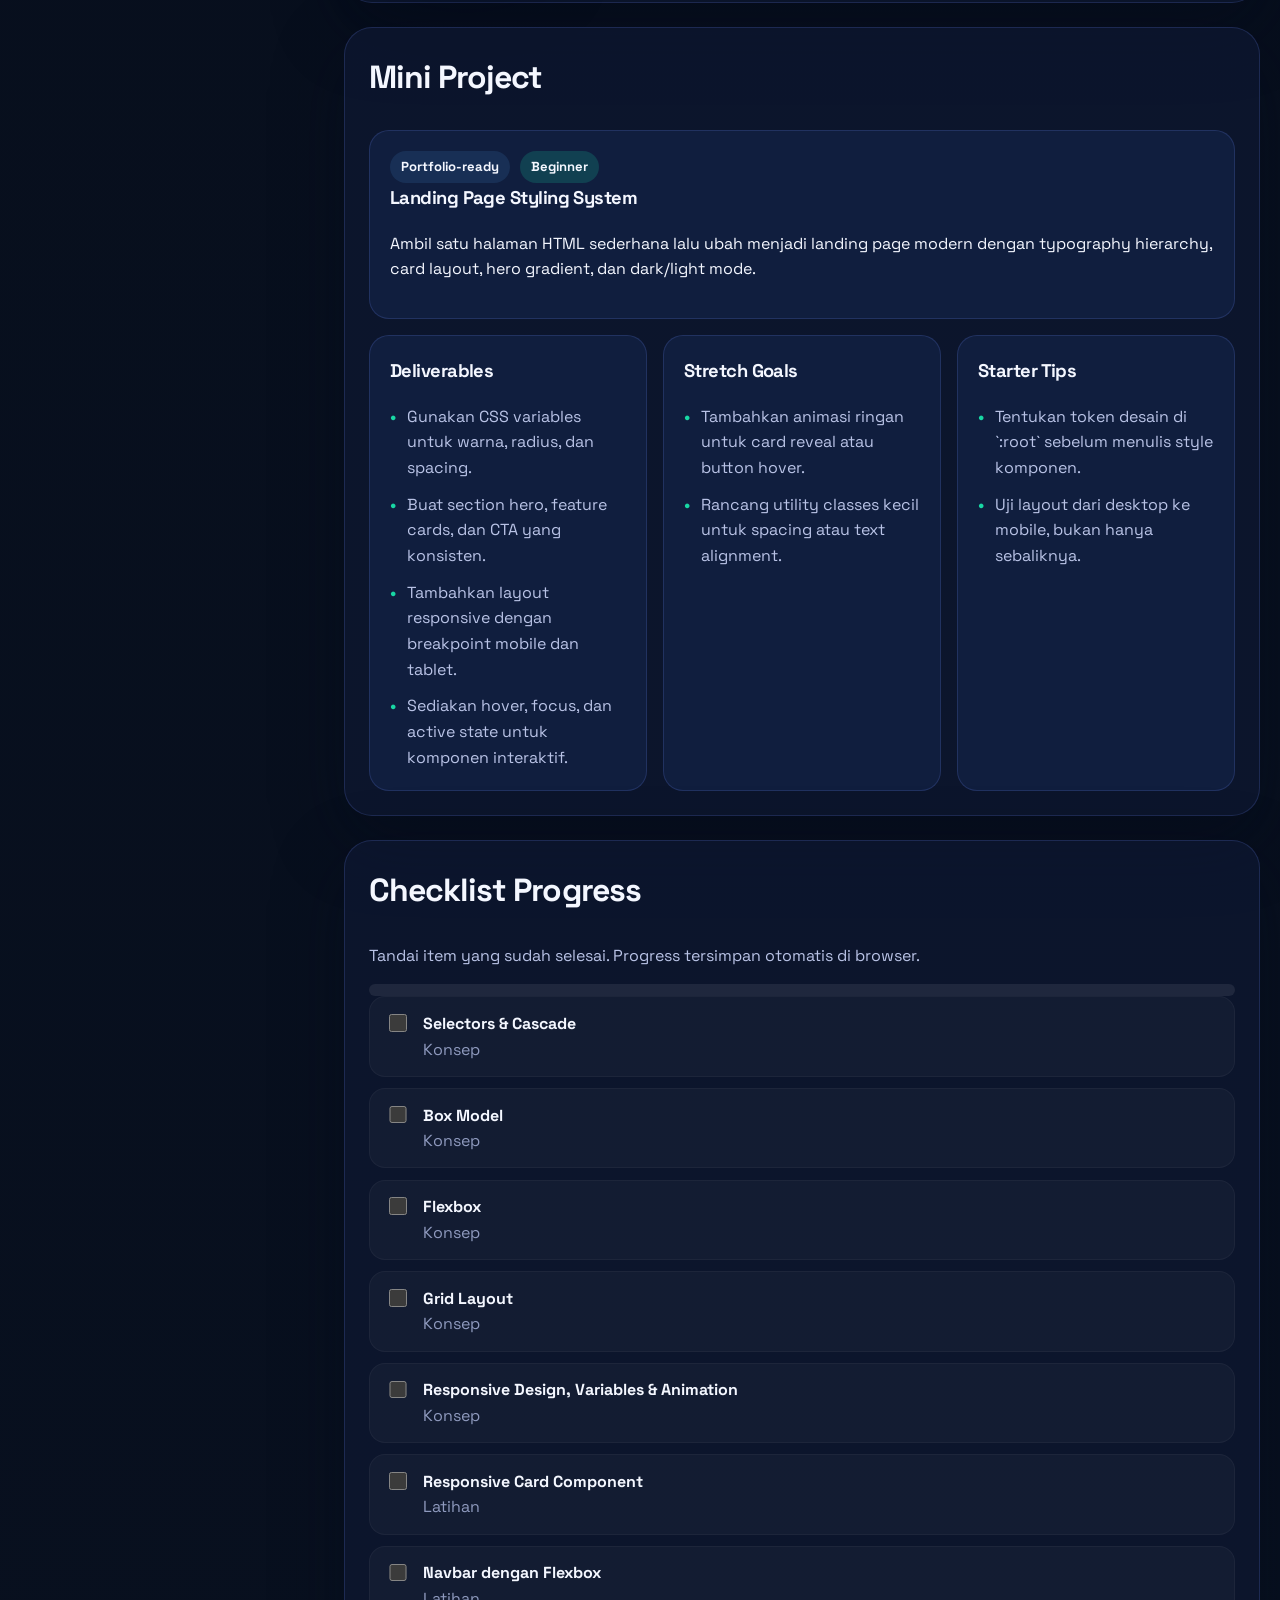
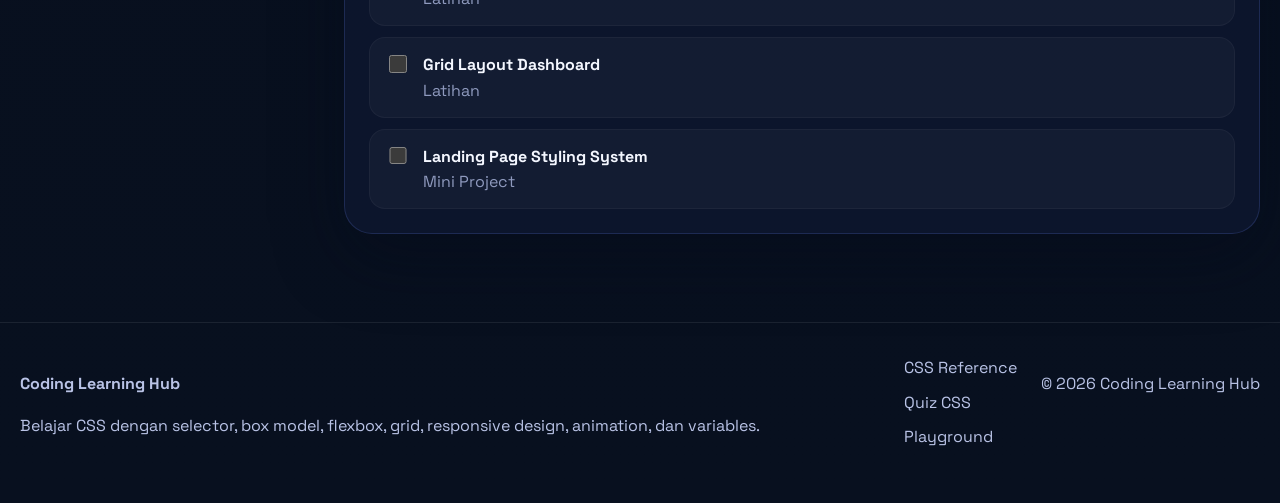
<file: coding-learning-hub/pages/css.html>
<!DOCTYPE html>
<html lang="id">
<head>
  <meta charset="UTF-8">
  <meta name="viewport" content="width=device-width, initial-scale=1.0">
  <meta name="description" content="Modul belajar CSS di Coding Learning Hub.">
  <meta name="theme-color" content="#0b1020">
  <title>Modul CSS | Coding Learning Hub</title>
  <link rel="preconnect" href="https://fonts.googleapis.com">
  <link rel="preconnect" href="https://fonts.gstatic.com" crossorigin>
  <link href="https://fonts.googleapis.com/css2?family=JetBrains+Mono:wght@400;600&family=Space+Grotesk:wght@400;500;700&display=swap" rel="stylesheet">
  <link rel="manifest" href="../manifest.webmanifest">
  <link rel="stylesheet" href="../assets/css/main.css">
  <link rel="stylesheet" href="../assets/css/components.css">
  <link rel="stylesheet" href="../assets/css/responsive.css">
</head>
<body data-page="module" data-module="css">
  <a class="skip-link" href="#main-content">Lewati ke konten utama</a>
  <div class="site-shell">
    <header class="site-header">
      <div class="container navbar">
        <a class="brand" href="../index.html">
          <span class="brand-mark">{"</span>
          <span>Coding Learning Hub</span>
        </a>
        <button class="nav-toggle" type="button" aria-expanded="false" aria-controls="primary-nav">
          <span></span>
          <span></span>
          <span></span>
        </button>
        <nav class="primary-nav" id="primary-nav" aria-label="Navigasi utama">
          <a data-nav="home" href="../index.html">Home</a>
          <a data-nav="roadmap" href="roadmap.html">Roadmap</a>
          <a data-nav="reference" href="reference.html">Reference</a>
          <a data-nav="quiz" href="quiz.html?module=css">Quiz</a>
          <a data-nav="playground" href="playground.html">Playground</a>
        </nav>
        <div class="nav-actions">
          <a class="button button-secondary" href="quiz.html?module=css">Quiz CSS</a>
          <button class="theme-toggle" type="button" aria-label="Ganti mode tema">Mode</button>
        </div>
      </div>
    </header>

    <main id="main-content" class="page-main">
      <section class="hero hero-page">
        <div class="container hero-page-inner">
          <div class="page-hero-copy">
            <nav class="breadcrumb" id="breadcrumbTrail" aria-label="Breadcrumb"></nav>
            <div id="moduleHeroMeta"></div>
          </div>
          <div class="hero-panel hero-panel-compact" id="moduleHeroPanel"></div>
        </div>
      </section>

      <section class="section">
        <div class="container page-layout">
          <aside class="page-sidebar" id="moduleSidebar"></aside>
          <div class="page-content">
            <section class="content-block" id="moduleOverview"></section>
            <section class="content-block" id="moduleConcepts"></section>
            <section class="content-block" id="moduleExercises"></section>
            <section class="content-block" id="moduleQuizTeaser"></section>
            <section class="content-block" id="moduleMiniProject"></section>
            <section class="content-block" id="moduleChecklist"></section>
          </div>
        </div>
      </section>
    </main>

    <footer class="site-footer">
      <div class="container footer-layout">
        <div>
          <p class="footer-title">Coding Learning Hub</p>
          <p>Belajar CSS dengan selector, box model, flexbox, grid, responsive design, animation, dan variables.</p>
        </div>
        <div class="footer-links">
          <a href="reference.html">CSS Reference</a>
          <a href="quiz.html?module=css">Quiz CSS</a>
          <a href="playground.html">Playground</a>
        </div>
        <p class="footer-meta">© <span class="current-year"></span> Coding Learning Hub</p>
      </div>
    </footer>
  </div>

  <script src="../assets/js/data.js" defer></script>
  <script src="../assets/js/progress.js" defer></script>
  <script src="../assets/js/app.js" defer></script>
  <script src="../assets/js/pwa.js" defer></script>
</body>
</html>
</file>
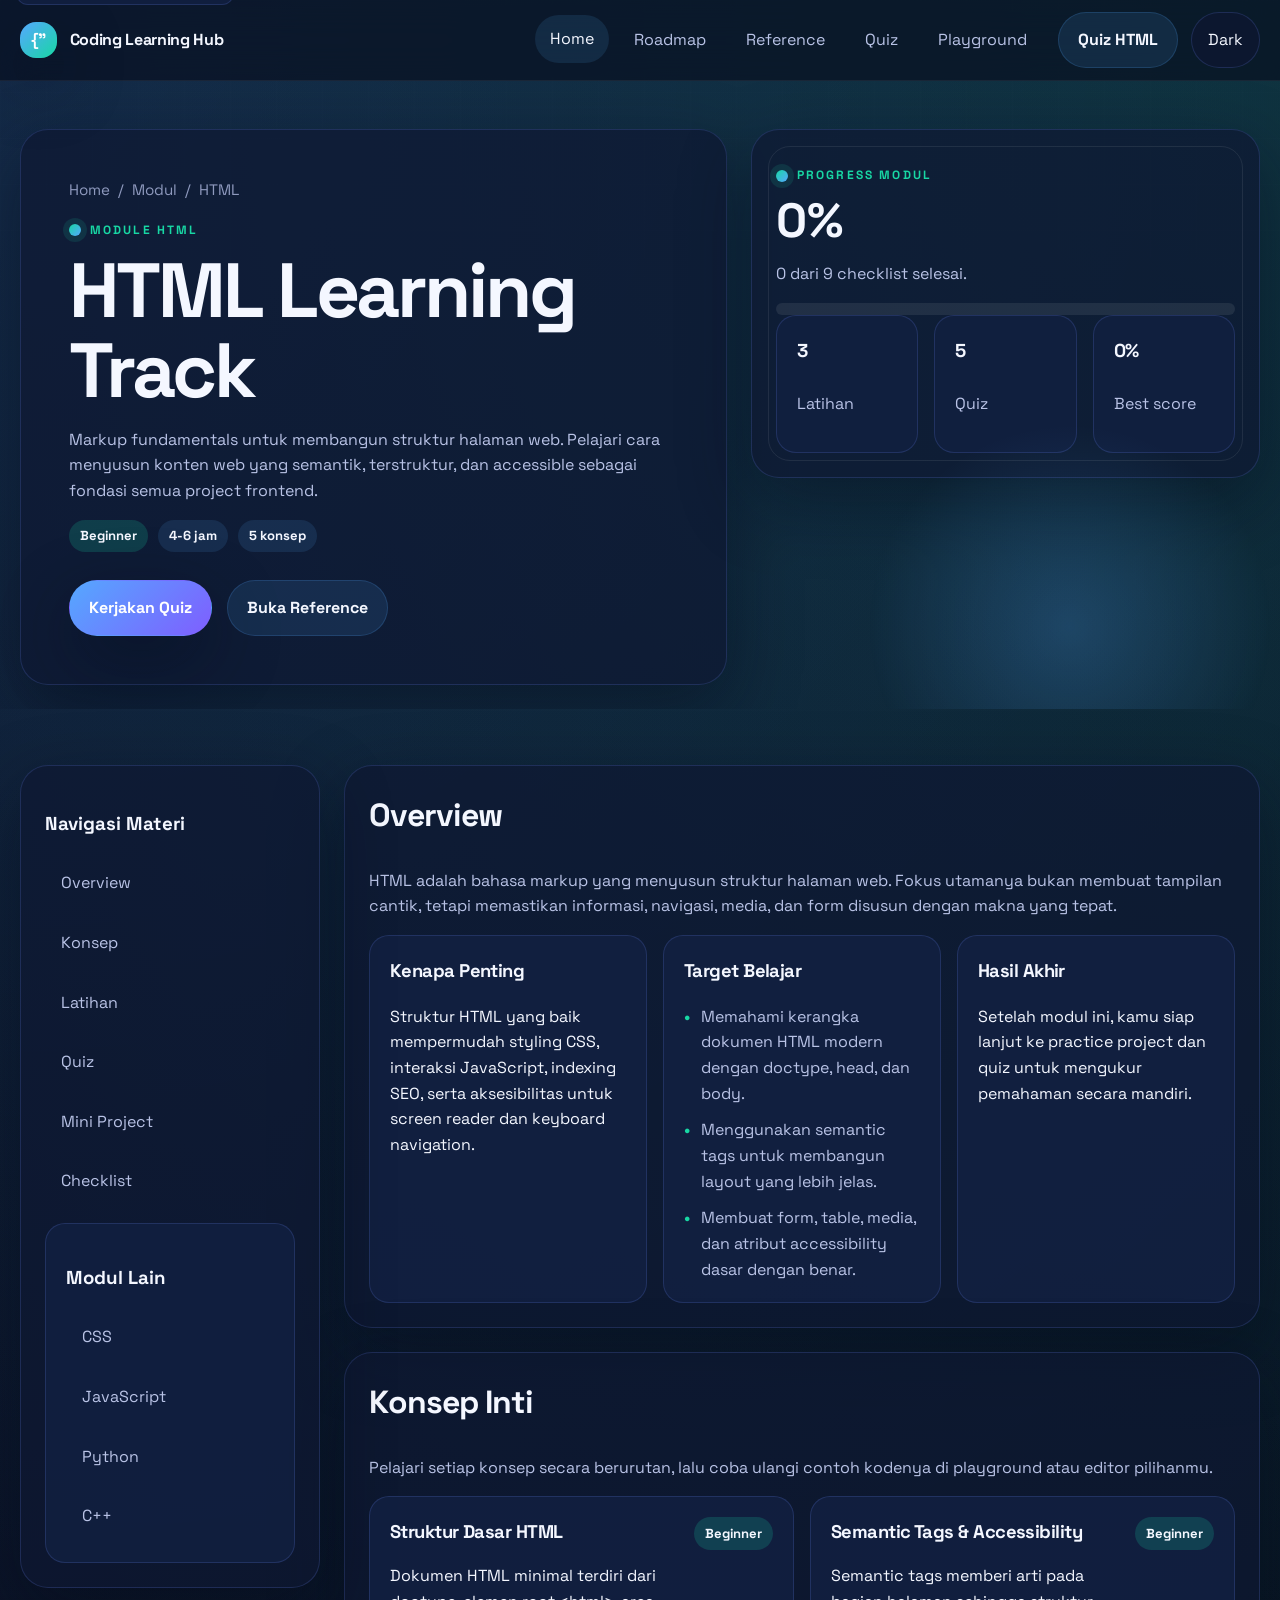
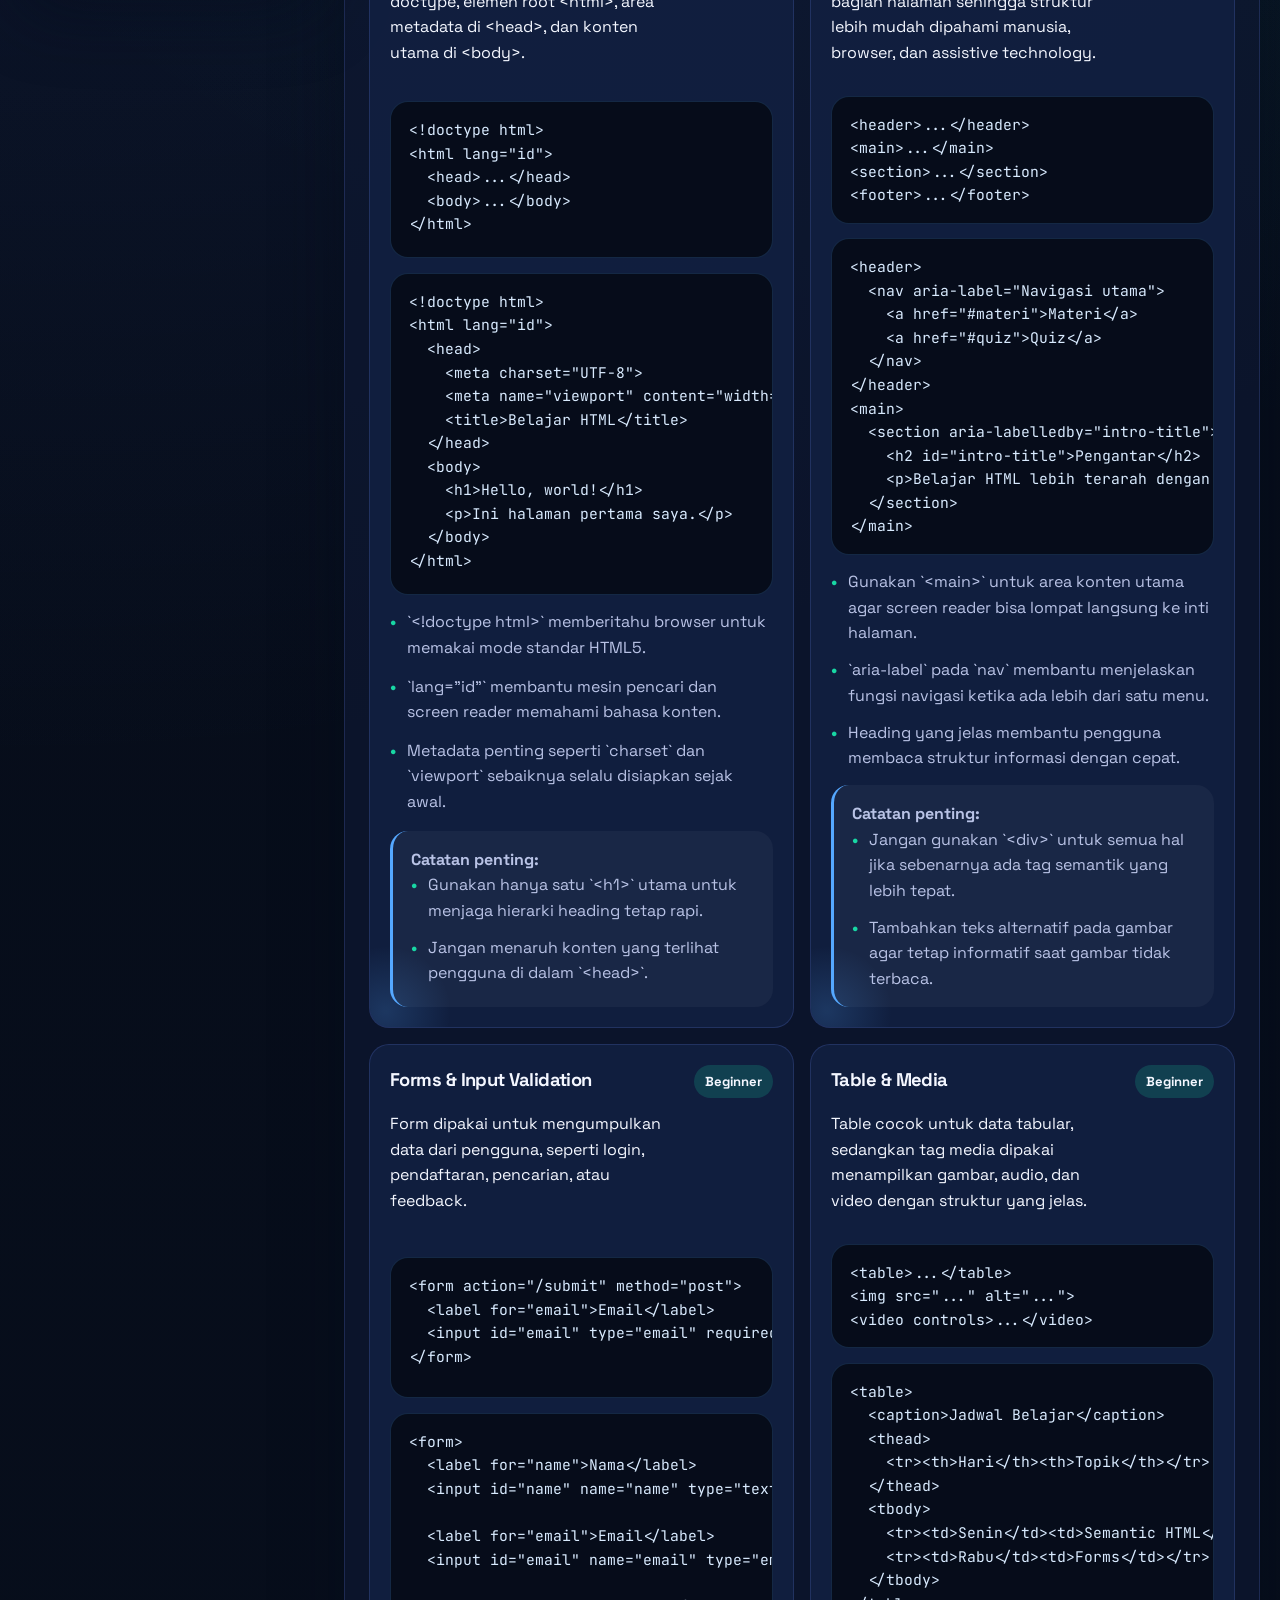
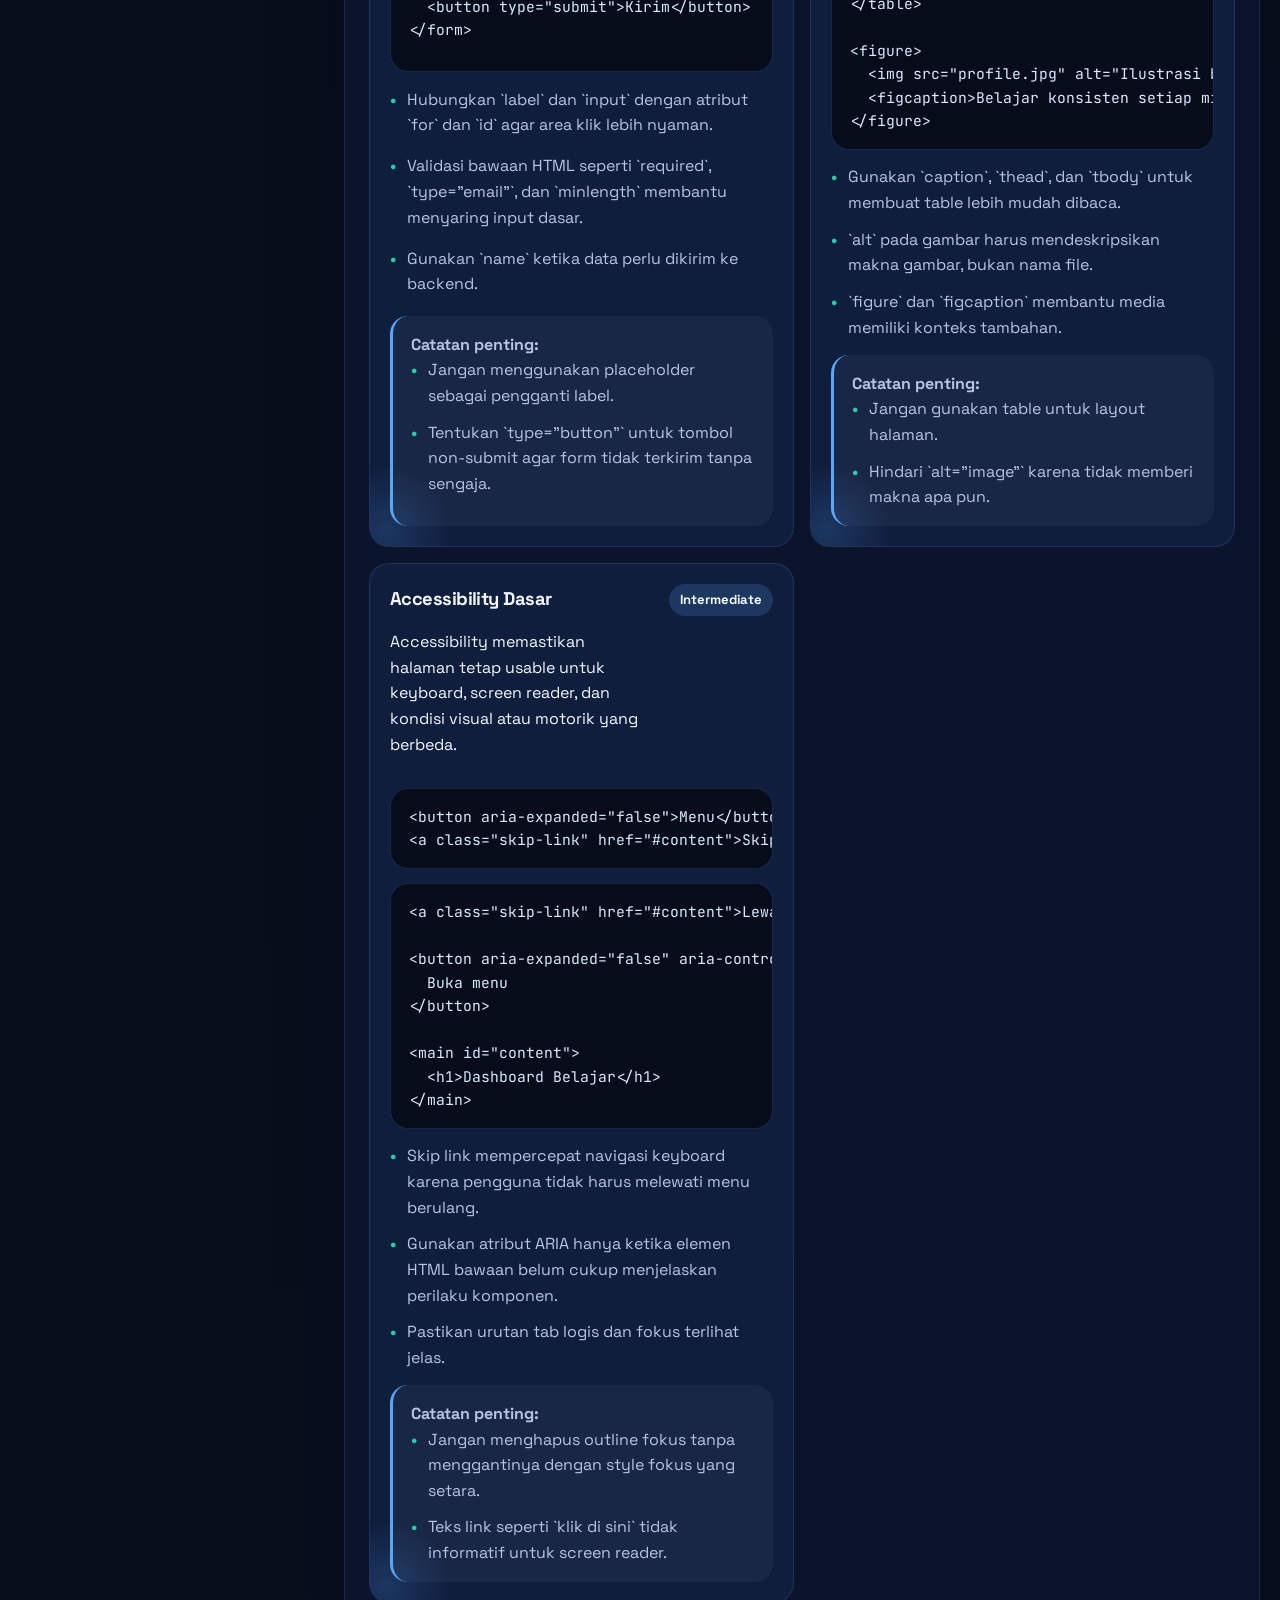
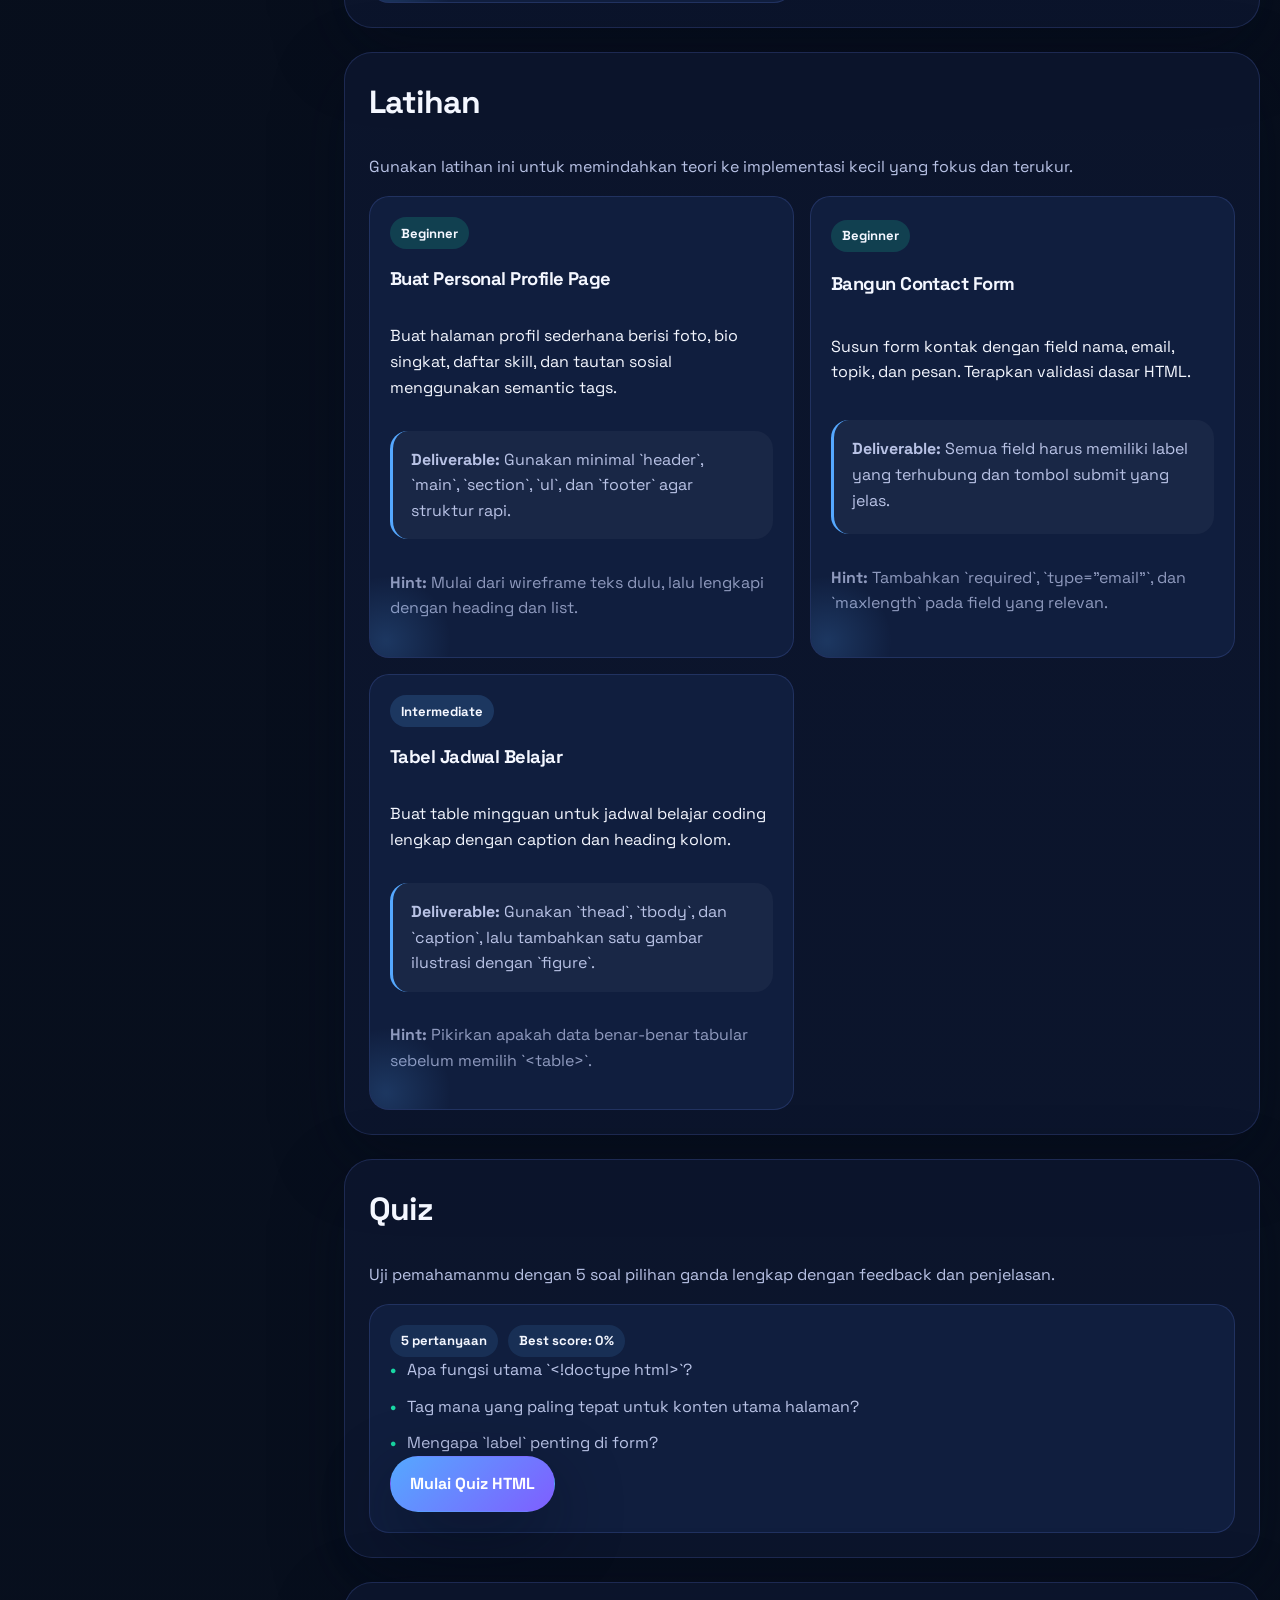
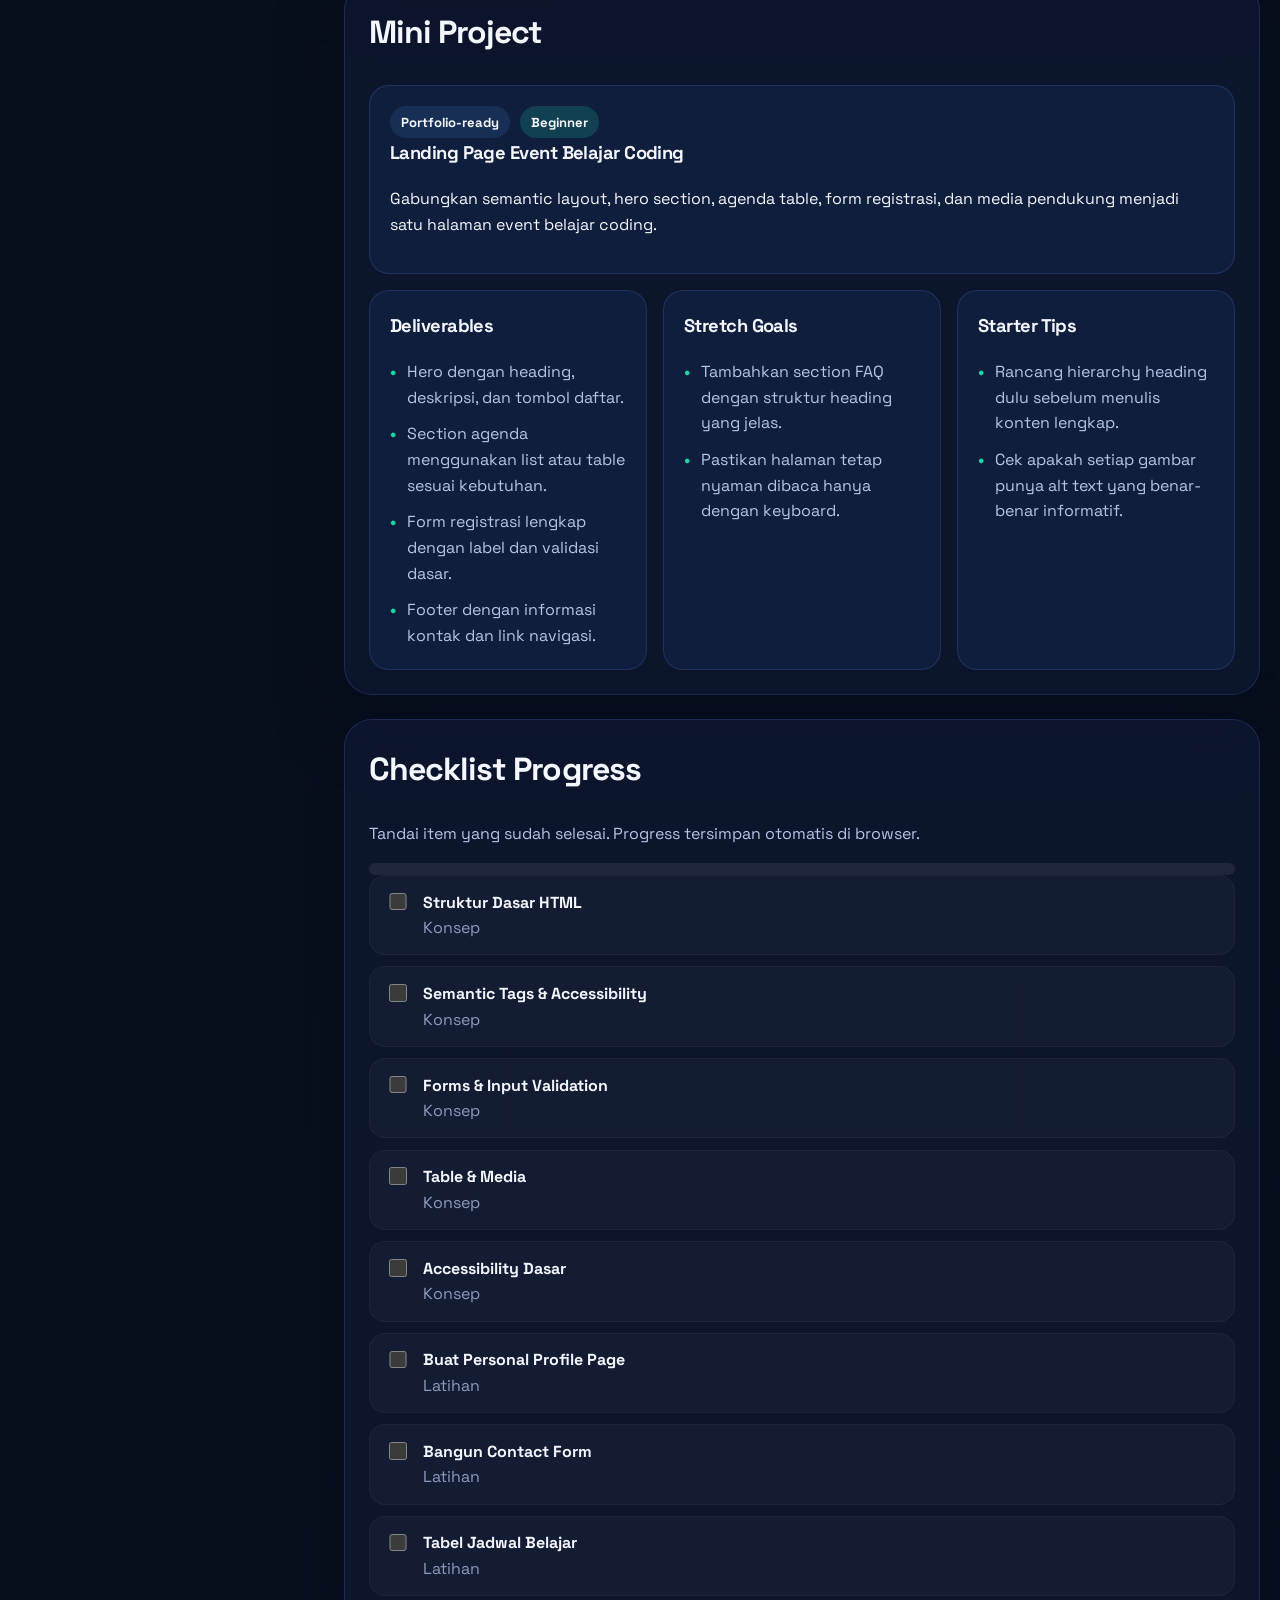
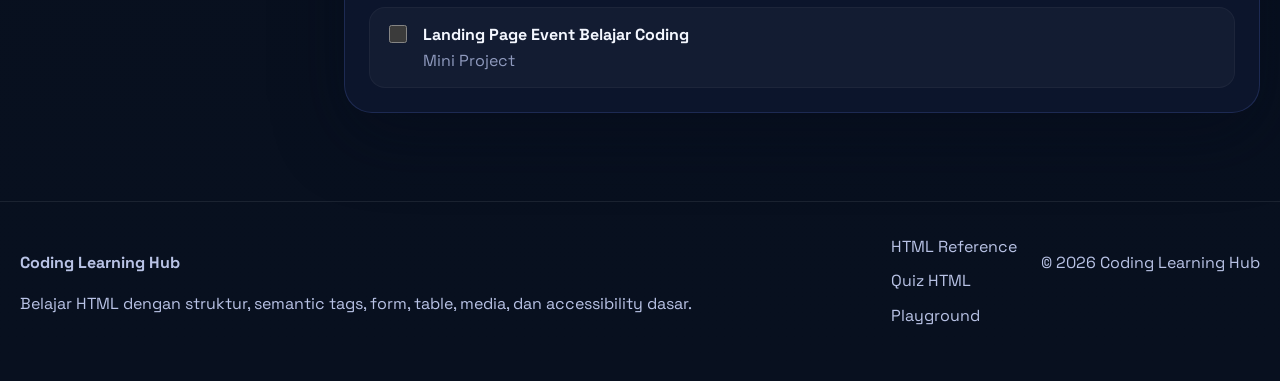
<file: coding-learning-hub/pages/html.html>
<!DOCTYPE html>
<html lang="id">
<head>
  <meta charset="UTF-8">
  <meta name="viewport" content="width=device-width, initial-scale=1.0">
  <meta name="description" content="Modul belajar HTML di Coding Learning Hub.">
  <meta name="theme-color" content="#0b1020">
  <title>Modul HTML | Coding Learning Hub</title>
  <link rel="preconnect" href="https://fonts.googleapis.com">
  <link rel="preconnect" href="https://fonts.gstatic.com" crossorigin>
  <link href="https://fonts.googleapis.com/css2?family=JetBrains+Mono:wght@400;600&family=Space+Grotesk:wght@400;500;700&display=swap" rel="stylesheet">
  <link rel="manifest" href="../manifest.webmanifest">
  <link rel="stylesheet" href="../assets/css/main.css">
  <link rel="stylesheet" href="../assets/css/components.css">
  <link rel="stylesheet" href="../assets/css/responsive.css">
</head>
<body data-page="module" data-module="html">
  <a class="skip-link" href="#main-content">Lewati ke konten utama</a>
  <div class="site-shell">
    <header class="site-header">
      <div class="container navbar">
        <a class="brand" href="../index.html">
          <span class="brand-mark">{"</span>
          <span>Coding Learning Hub</span>
        </a>
        <button class="nav-toggle" type="button" aria-expanded="false" aria-controls="primary-nav">
          <span></span>
          <span></span>
          <span></span>
        </button>
        <nav class="primary-nav" id="primary-nav" aria-label="Navigasi utama">
          <a data-nav="home" href="../index.html">Home</a>
          <a data-nav="roadmap" href="roadmap.html">Roadmap</a>
          <a data-nav="reference" href="reference.html">Reference</a>
          <a data-nav="quiz" href="quiz.html?module=html">Quiz</a>
          <a data-nav="playground" href="playground.html">Playground</a>
        </nav>
        <div class="nav-actions">
          <a class="button button-secondary" href="quiz.html?module=html">Quiz HTML</a>
          <button class="theme-toggle" type="button" aria-label="Ganti mode tema">Mode</button>
        </div>
      </div>
    </header>

    <main id="main-content" class="page-main">
      <section class="hero hero-page">
        <div class="container hero-page-inner">
          <div class="page-hero-copy">
            <nav class="breadcrumb" id="breadcrumbTrail" aria-label="Breadcrumb"></nav>
            <div id="moduleHeroMeta"></div>
          </div>
          <div class="hero-panel hero-panel-compact" id="moduleHeroPanel"></div>
        </div>
      </section>

      <section class="section">
        <div class="container page-layout">
          <aside class="page-sidebar" id="moduleSidebar"></aside>
          <div class="page-content">
            <section class="content-block" id="moduleOverview"></section>
            <section class="content-block" id="moduleConcepts"></section>
            <section class="content-block" id="moduleExercises"></section>
            <section class="content-block" id="moduleQuizTeaser"></section>
            <section class="content-block" id="moduleMiniProject"></section>
            <section class="content-block" id="moduleChecklist"></section>
          </div>
        </div>
      </section>
    </main>

    <footer class="site-footer">
      <div class="container footer-layout">
        <div>
          <p class="footer-title">Coding Learning Hub</p>
          <p>Belajar HTML dengan struktur, semantic tags, form, table, media, dan accessibility dasar.</p>
        </div>
        <div class="footer-links">
          <a href="reference.html">HTML Reference</a>
          <a href="quiz.html?module=html">Quiz HTML</a>
          <a href="playground.html">Playground</a>
        </div>
        <p class="footer-meta">© <span class="current-year"></span> Coding Learning Hub</p>
      </div>
    </footer>
  </div>

  <script src="../assets/js/data.js" defer></script>
  <script src="../assets/js/progress.js" defer></script>
  <script src="../assets/js/app.js" defer></script>
  <script src="../assets/js/pwa.js" defer></script>
</body>
</html>
</file>
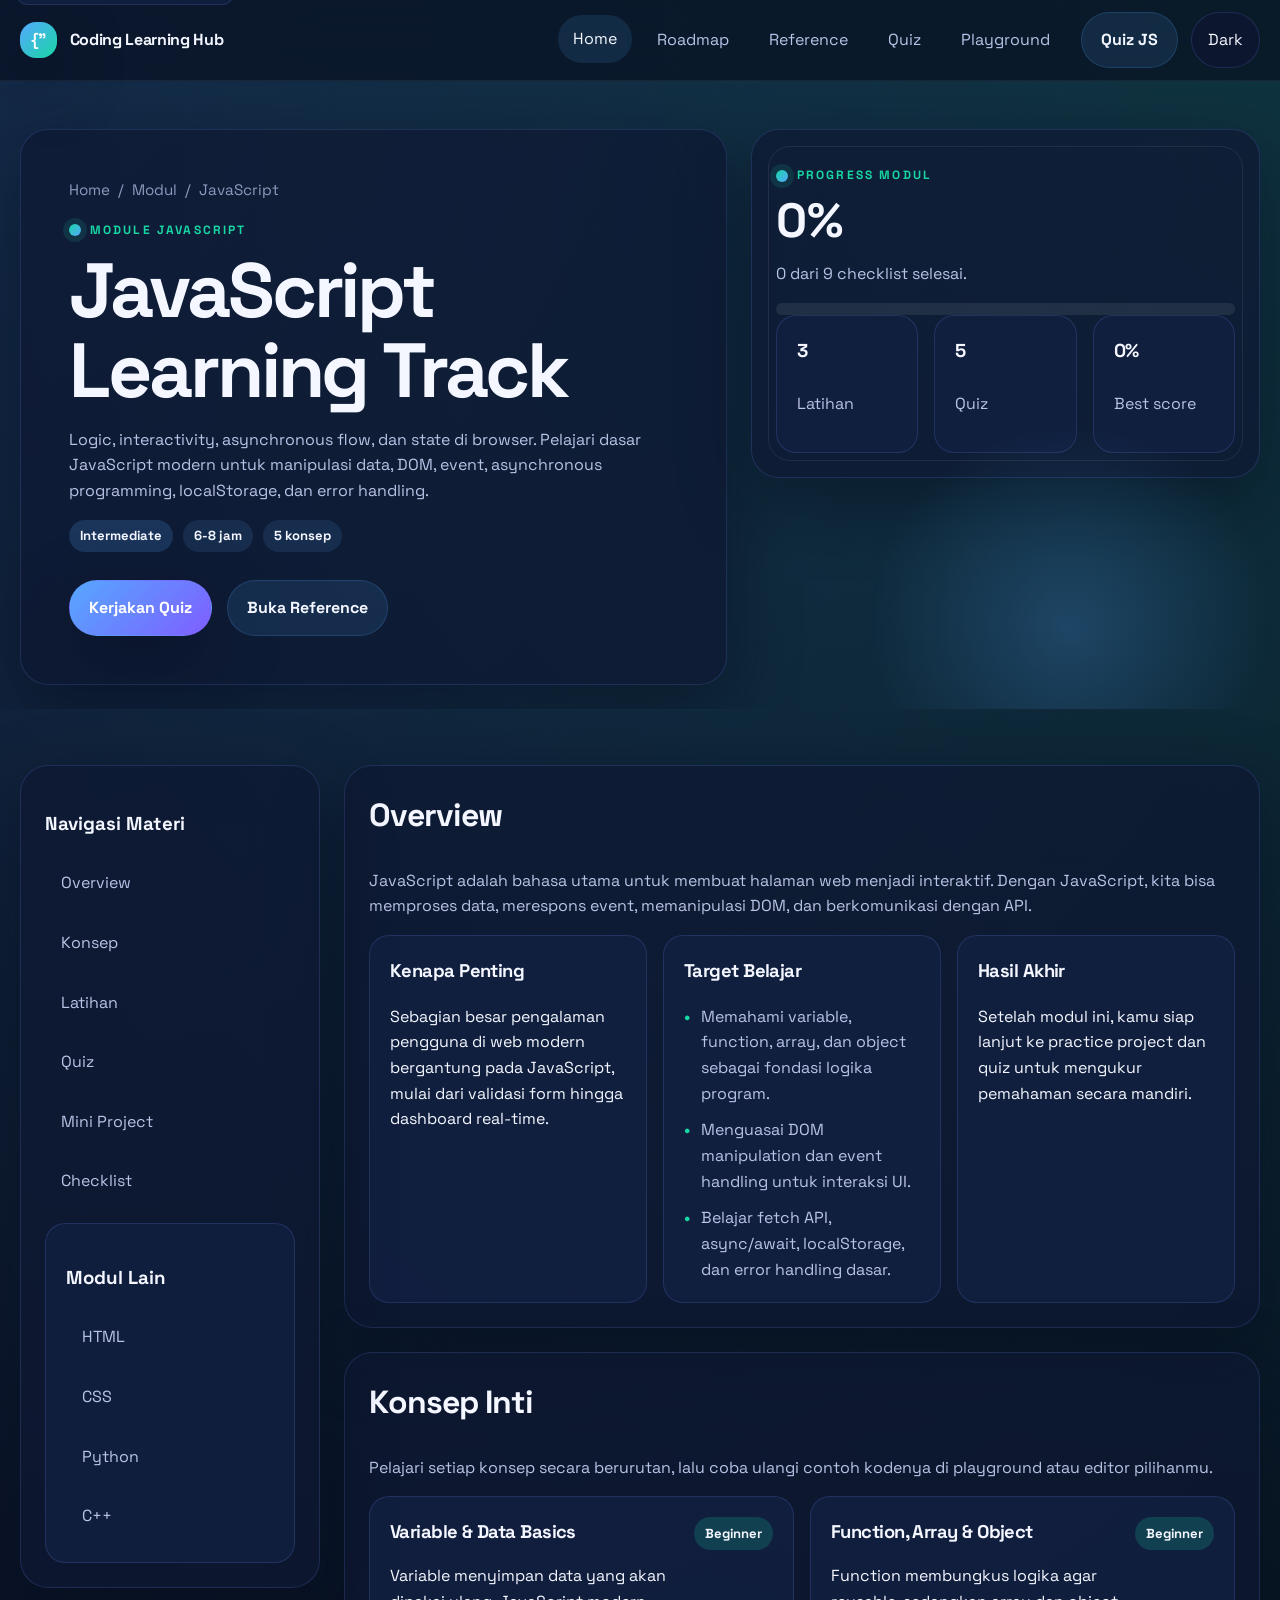
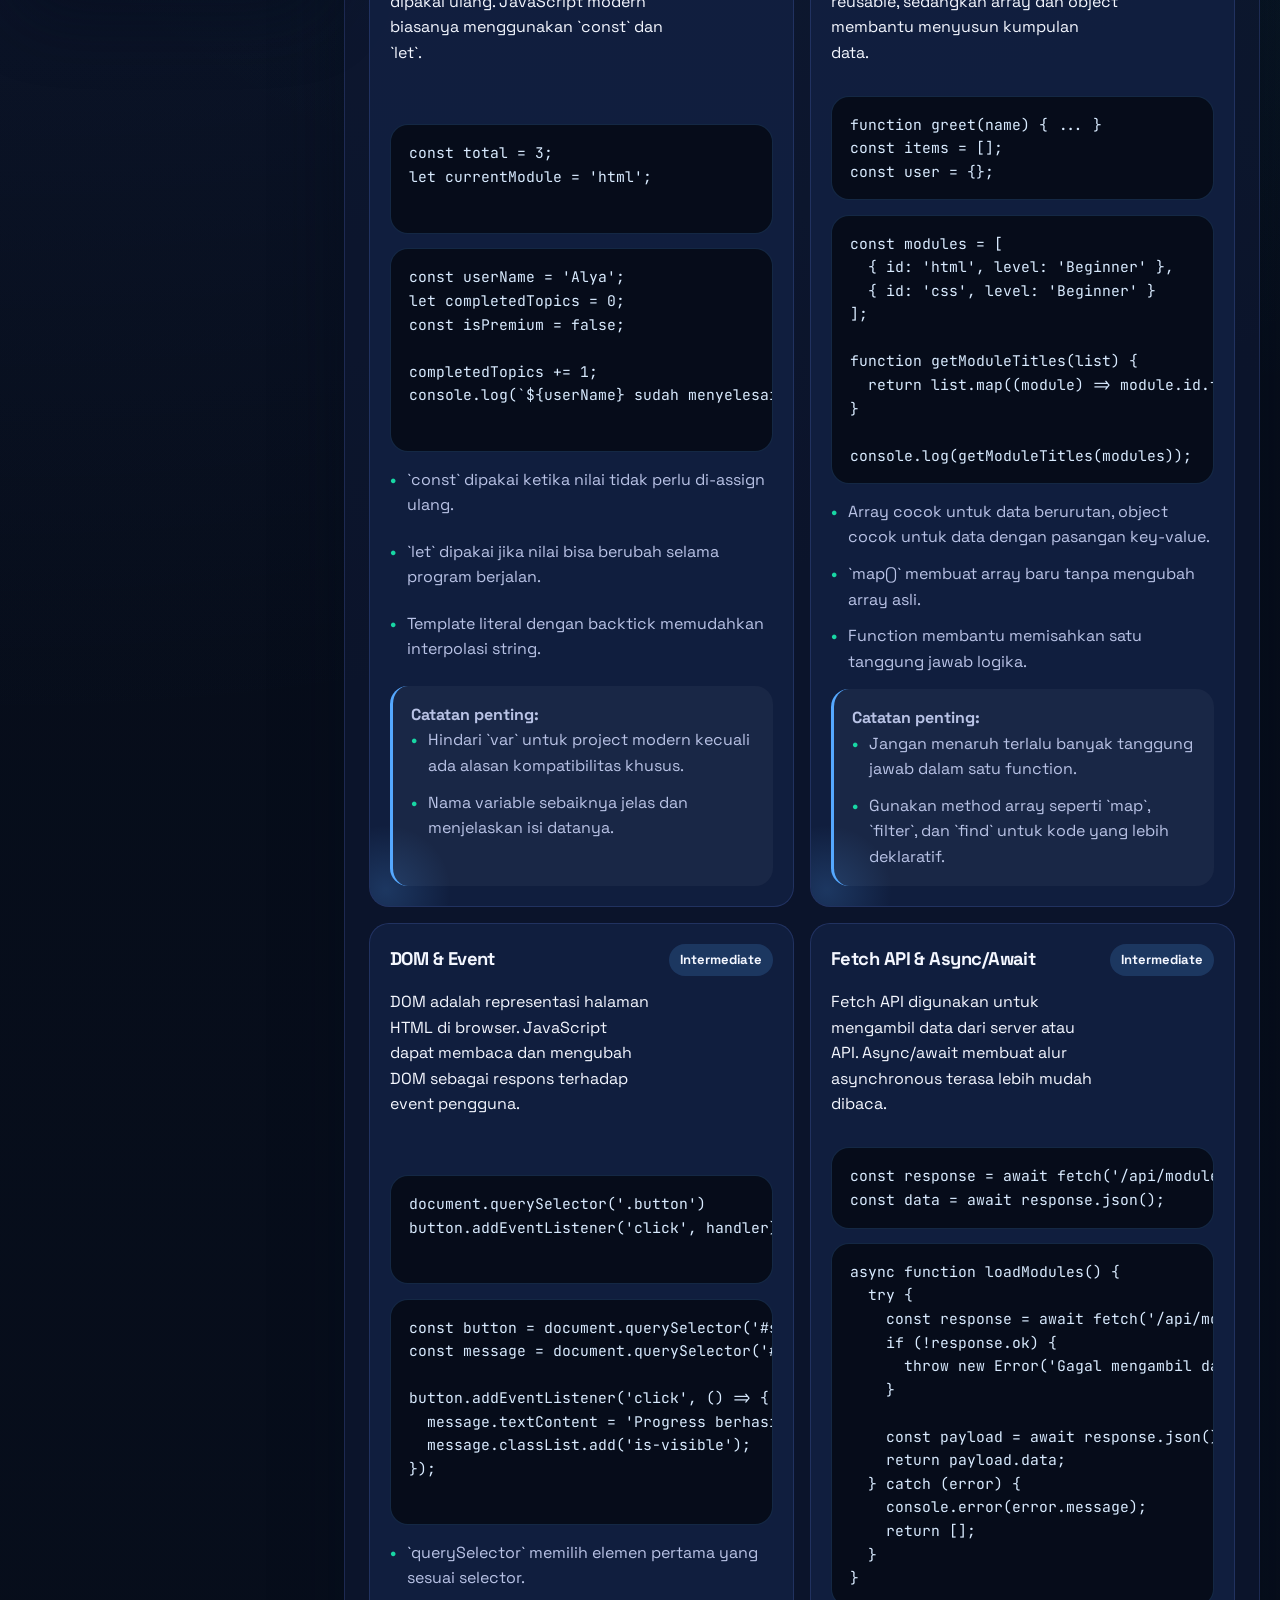
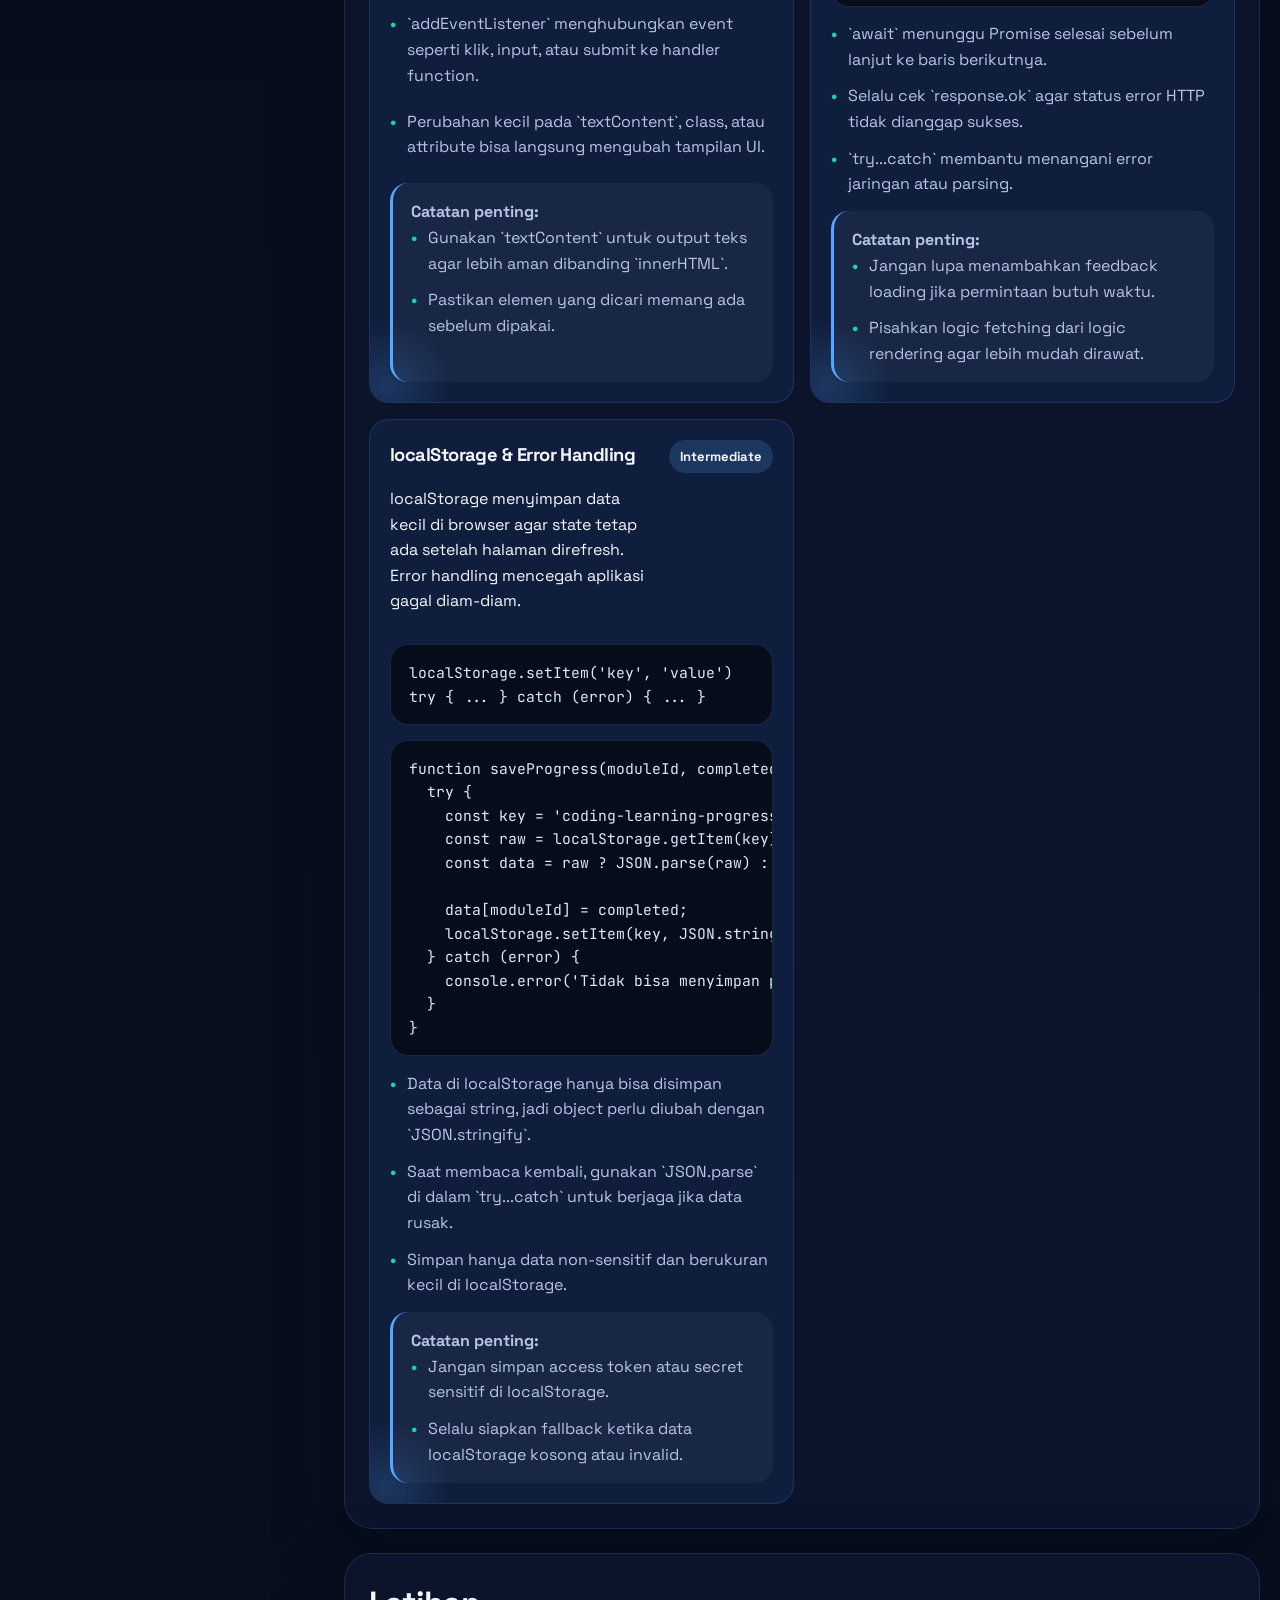
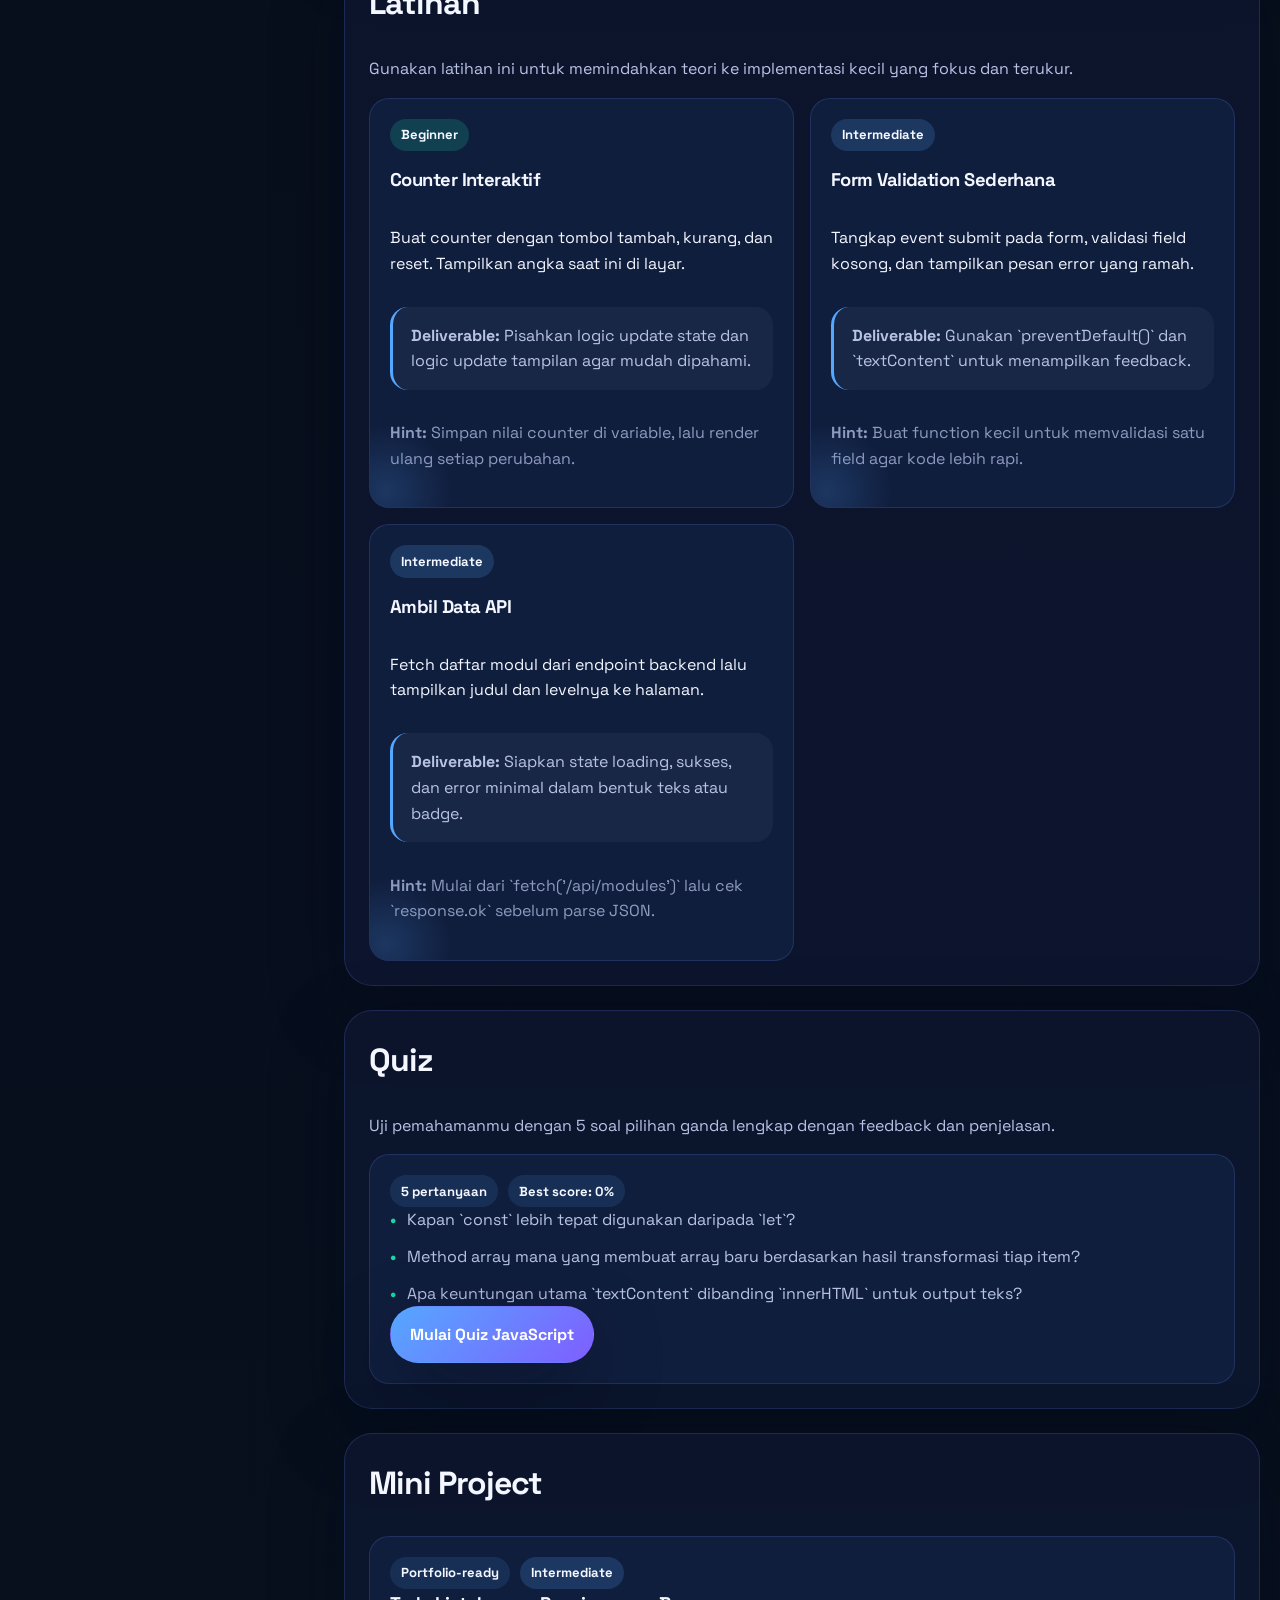
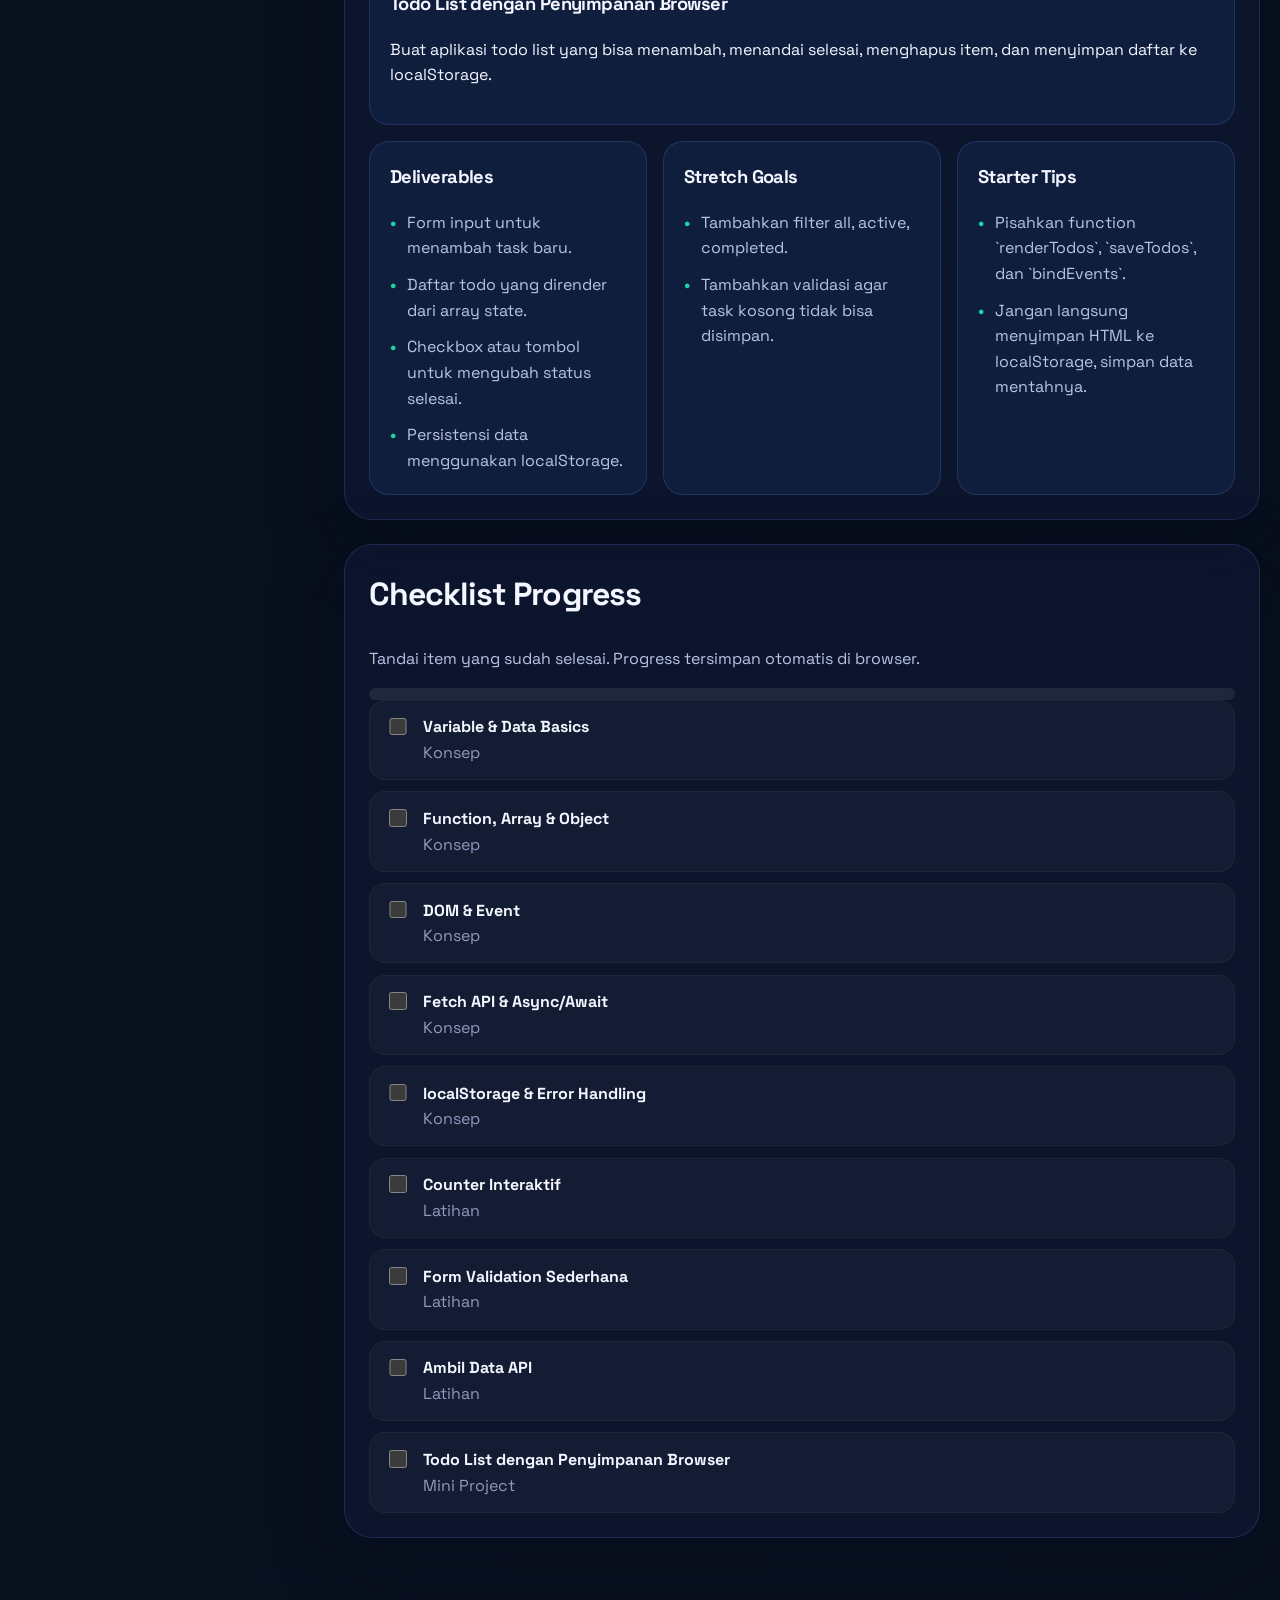
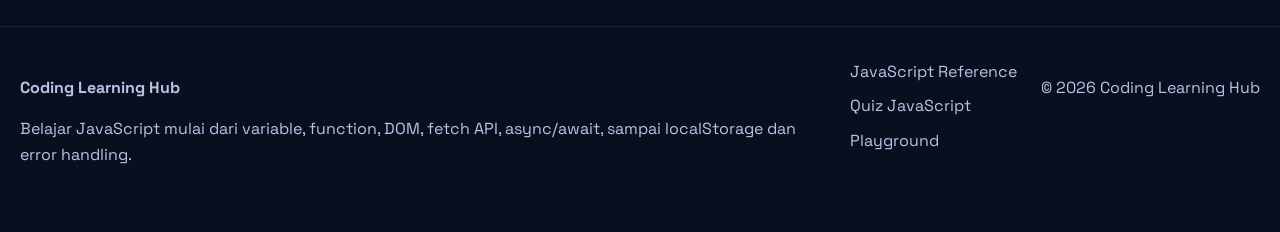
<file: coding-learning-hub/pages/javascript.html>
<!DOCTYPE html>
<html lang="id">
<head>
  <meta charset="UTF-8">
  <meta name="viewport" content="width=device-width, initial-scale=1.0">
  <meta name="description" content="Modul belajar JavaScript di Coding Learning Hub.">
  <meta name="theme-color" content="#0b1020">
  <title>Modul JavaScript | Coding Learning Hub</title>
  <link rel="preconnect" href="https://fonts.googleapis.com">
  <link rel="preconnect" href="https://fonts.gstatic.com" crossorigin>
  <link href="https://fonts.googleapis.com/css2?family=JetBrains+Mono:wght@400;600&family=Space+Grotesk:wght@400;500;700&display=swap" rel="stylesheet">
  <link rel="manifest" href="../manifest.webmanifest">
  <link rel="stylesheet" href="../assets/css/main.css">
  <link rel="stylesheet" href="../assets/css/components.css">
  <link rel="stylesheet" href="../assets/css/responsive.css">
</head>
<body data-page="module" data-module="javascript">
  <a class="skip-link" href="#main-content">Lewati ke konten utama</a>
  <div class="site-shell">
    <header class="site-header">
      <div class="container navbar">
        <a class="brand" href="../index.html">
          <span class="brand-mark">{"</span>
          <span>Coding Learning Hub</span>
        </a>
        <button class="nav-toggle" type="button" aria-expanded="false" aria-controls="primary-nav">
          <span></span>
          <span></span>
          <span></span>
        </button>
        <nav class="primary-nav" id="primary-nav" aria-label="Navigasi utama">
          <a data-nav="home" href="../index.html">Home</a>
          <a data-nav="roadmap" href="roadmap.html">Roadmap</a>
          <a data-nav="reference" href="reference.html">Reference</a>
          <a data-nav="quiz" href="quiz.html?module=javascript">Quiz</a>
          <a data-nav="playground" href="playground.html">Playground</a>
        </nav>
        <div class="nav-actions">
          <a class="button button-secondary" href="quiz.html?module=javascript">Quiz JS</a>
          <button class="theme-toggle" type="button" aria-label="Ganti mode tema">Mode</button>
        </div>
      </div>
    </header>

    <main id="main-content" class="page-main">
      <section class="hero hero-page">
        <div class="container hero-page-inner">
          <div class="page-hero-copy">
            <nav class="breadcrumb" id="breadcrumbTrail" aria-label="Breadcrumb"></nav>
            <div id="moduleHeroMeta"></div>
          </div>
          <div class="hero-panel hero-panel-compact" id="moduleHeroPanel"></div>
        </div>
      </section>

      <section class="section">
        <div class="container page-layout">
          <aside class="page-sidebar" id="moduleSidebar"></aside>
          <div class="page-content">
            <section class="content-block" id="moduleOverview"></section>
            <section class="content-block" id="moduleConcepts"></section>
            <section class="content-block" id="moduleExercises"></section>
            <section class="content-block" id="moduleQuizTeaser"></section>
            <section class="content-block" id="moduleMiniProject"></section>
            <section class="content-block" id="moduleChecklist"></section>
          </div>
        </div>
      </section>
    </main>

    <footer class="site-footer">
      <div class="container footer-layout">
        <div>
          <p class="footer-title">Coding Learning Hub</p>
          <p>Belajar JavaScript mulai dari variable, function, DOM, fetch API, async/await, sampai localStorage dan error handling.</p>
        </div>
        <div class="footer-links">
          <a href="reference.html">JavaScript Reference</a>
          <a href="quiz.html?module=javascript">Quiz JavaScript</a>
          <a href="playground.html">Playground</a>
        </div>
        <p class="footer-meta">© <span class="current-year"></span> Coding Learning Hub</p>
      </div>
    </footer>
  </div>

  <script src="../assets/js/data.js" defer></script>
  <script src="../assets/js/progress.js" defer></script>
  <script src="../assets/js/app.js" defer></script>
  <script src="../assets/js/pwa.js" defer></script>
</body>
</html>
</file>
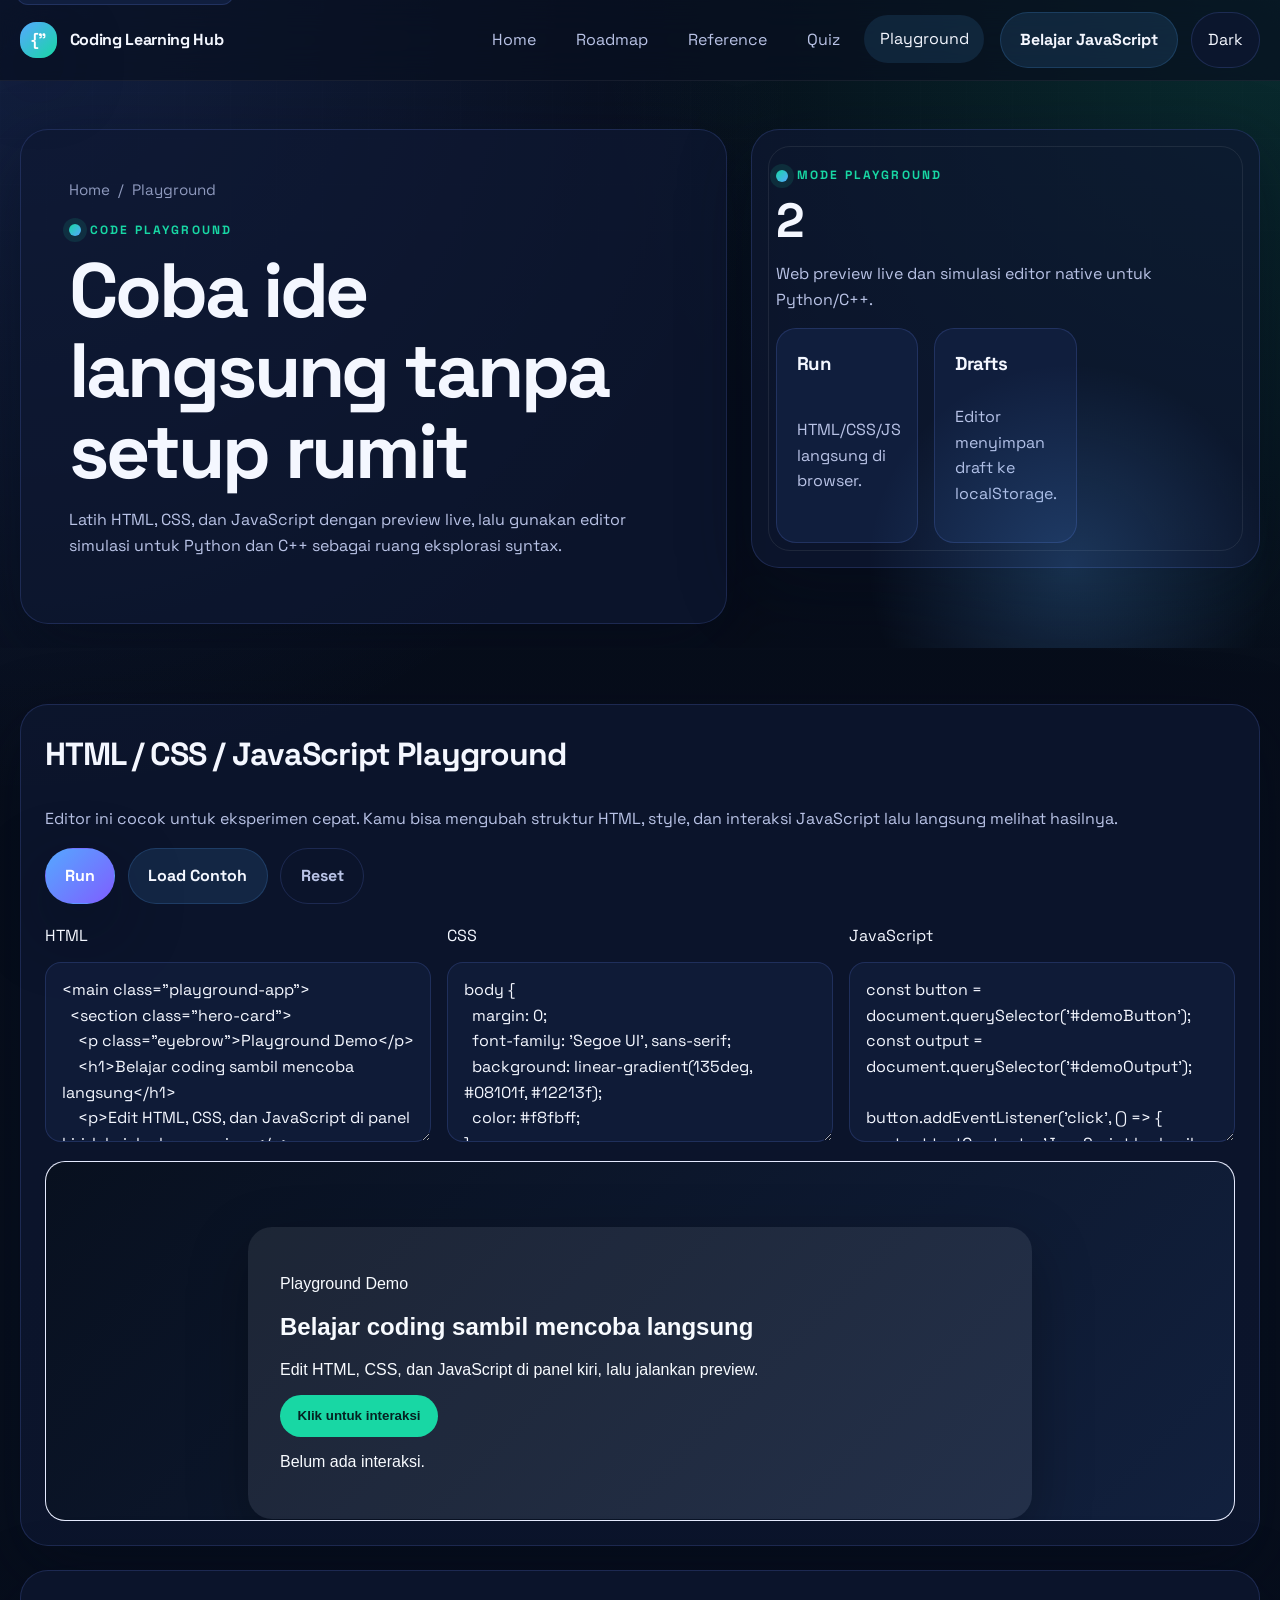
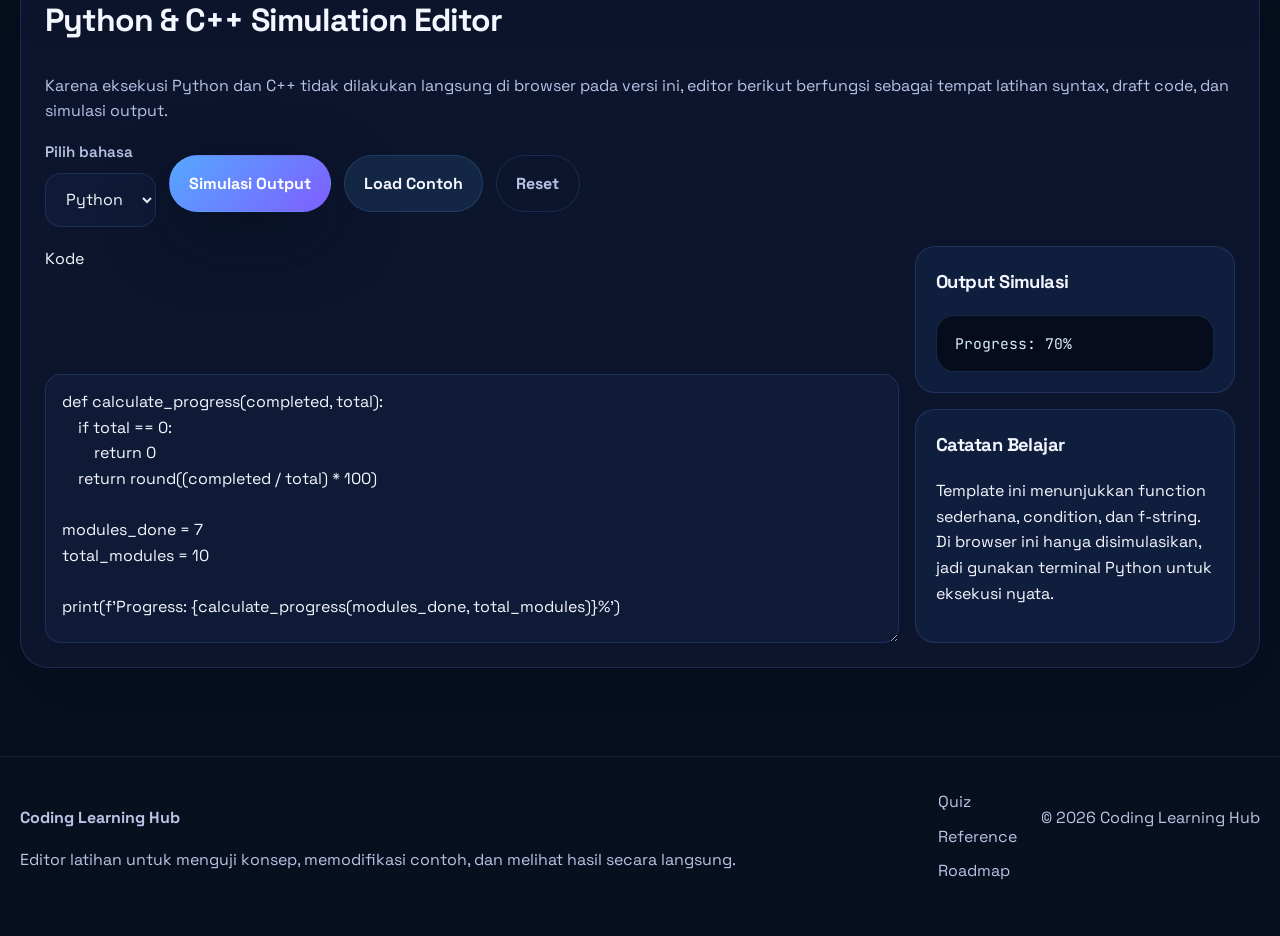
<file: coding-learning-hub/pages/playground.html>
<!DOCTYPE html>
<html lang="id">
<head>
  <meta charset="UTF-8">
  <meta name="viewport" content="width=device-width, initial-scale=1.0">
  <meta name="description" content="Playground interaktif untuk latihan HTML, CSS, JavaScript, serta simulasi editor Python dan C++.">
  <meta name="theme-color" content="#0b1020">
  <title>Playground | Coding Learning Hub</title>
  <link rel="preconnect" href="https://fonts.googleapis.com">
  <link rel="preconnect" href="https://fonts.gstatic.com" crossorigin>
  <link href="https://fonts.googleapis.com/css2?family=JetBrains+Mono:wght@400;600&family=Space+Grotesk:wght@400;500;700&display=swap" rel="stylesheet">
  <link rel="manifest" href="../manifest.webmanifest">
  <link rel="stylesheet" href="../assets/css/main.css">
  <link rel="stylesheet" href="../assets/css/components.css">
  <link rel="stylesheet" href="../assets/css/responsive.css">
</head>
<body data-page="playground">
  <a class="skip-link" href="#main-content">Lewati ke konten utama</a>
  <div class="site-shell">
    <header class="site-header">
      <div class="container navbar">
        <a class="brand" href="../index.html">
          <span class="brand-mark">{"</span>
          <span>Coding Learning Hub</span>
        </a>
        <button class="nav-toggle" type="button" aria-expanded="false" aria-controls="primary-nav">
          <span></span>
          <span></span>
          <span></span>
        </button>
        <nav class="primary-nav" id="primary-nav" aria-label="Navigasi utama">
          <a data-nav="home" href="../index.html">Home</a>
          <a data-nav="roadmap" href="roadmap.html">Roadmap</a>
          <a data-nav="reference" href="reference.html">Reference</a>
          <a data-nav="quiz" href="quiz.html">Quiz</a>
          <a data-nav="playground" href="playground.html">Playground</a>
        </nav>
        <div class="nav-actions">
          <a class="button button-secondary" href="javascript.html">Belajar JavaScript</a>
          <button class="theme-toggle" type="button" aria-label="Ganti mode tema">Mode</button>
        </div>
      </div>
    </header>

    <main id="main-content" class="page-main">
      <section class="hero hero-page">
        <div class="container hero-page-inner">
          <div class="page-hero-copy">
            <nav class="breadcrumb" id="breadcrumbTrail" aria-label="Breadcrumb"></nav>
            <div id="playgroundHero"></div>
          </div>
          <div class="hero-panel hero-panel-compact" id="playgroundHeroPanel"></div>
        </div>
      </section>

      <section class="section">
        <div class="container page-content page-content-full">
          <section class="content-block" id="webPlayground"></section>
          <section class="content-block" id="nativePlayground"></section>
        </div>
      </section>
    </main>

    <footer class="site-footer">
      <div class="container footer-layout">
        <div>
          <p class="footer-title">Coding Learning Hub</p>
          <p>Editor latihan untuk menguji konsep, memodifikasi contoh, dan melihat hasil secara langsung.</p>
        </div>
        <div class="footer-links">
          <a href="quiz.html">Quiz</a>
          <a href="reference.html">Reference</a>
          <a href="roadmap.html">Roadmap</a>
        </div>
        <p class="footer-meta">© <span class="current-year"></span> Coding Learning Hub</p>
      </div>
    </footer>
  </div>

  <script src="../assets/js/data.js" defer></script>
  <script src="../assets/js/progress.js" defer></script>
  <script src="../assets/js/app.js" defer></script>
  <script src="../assets/js/playground.js" defer></script>
  <script src="../assets/js/pwa.js" defer></script>
</body>
</html>
</file>
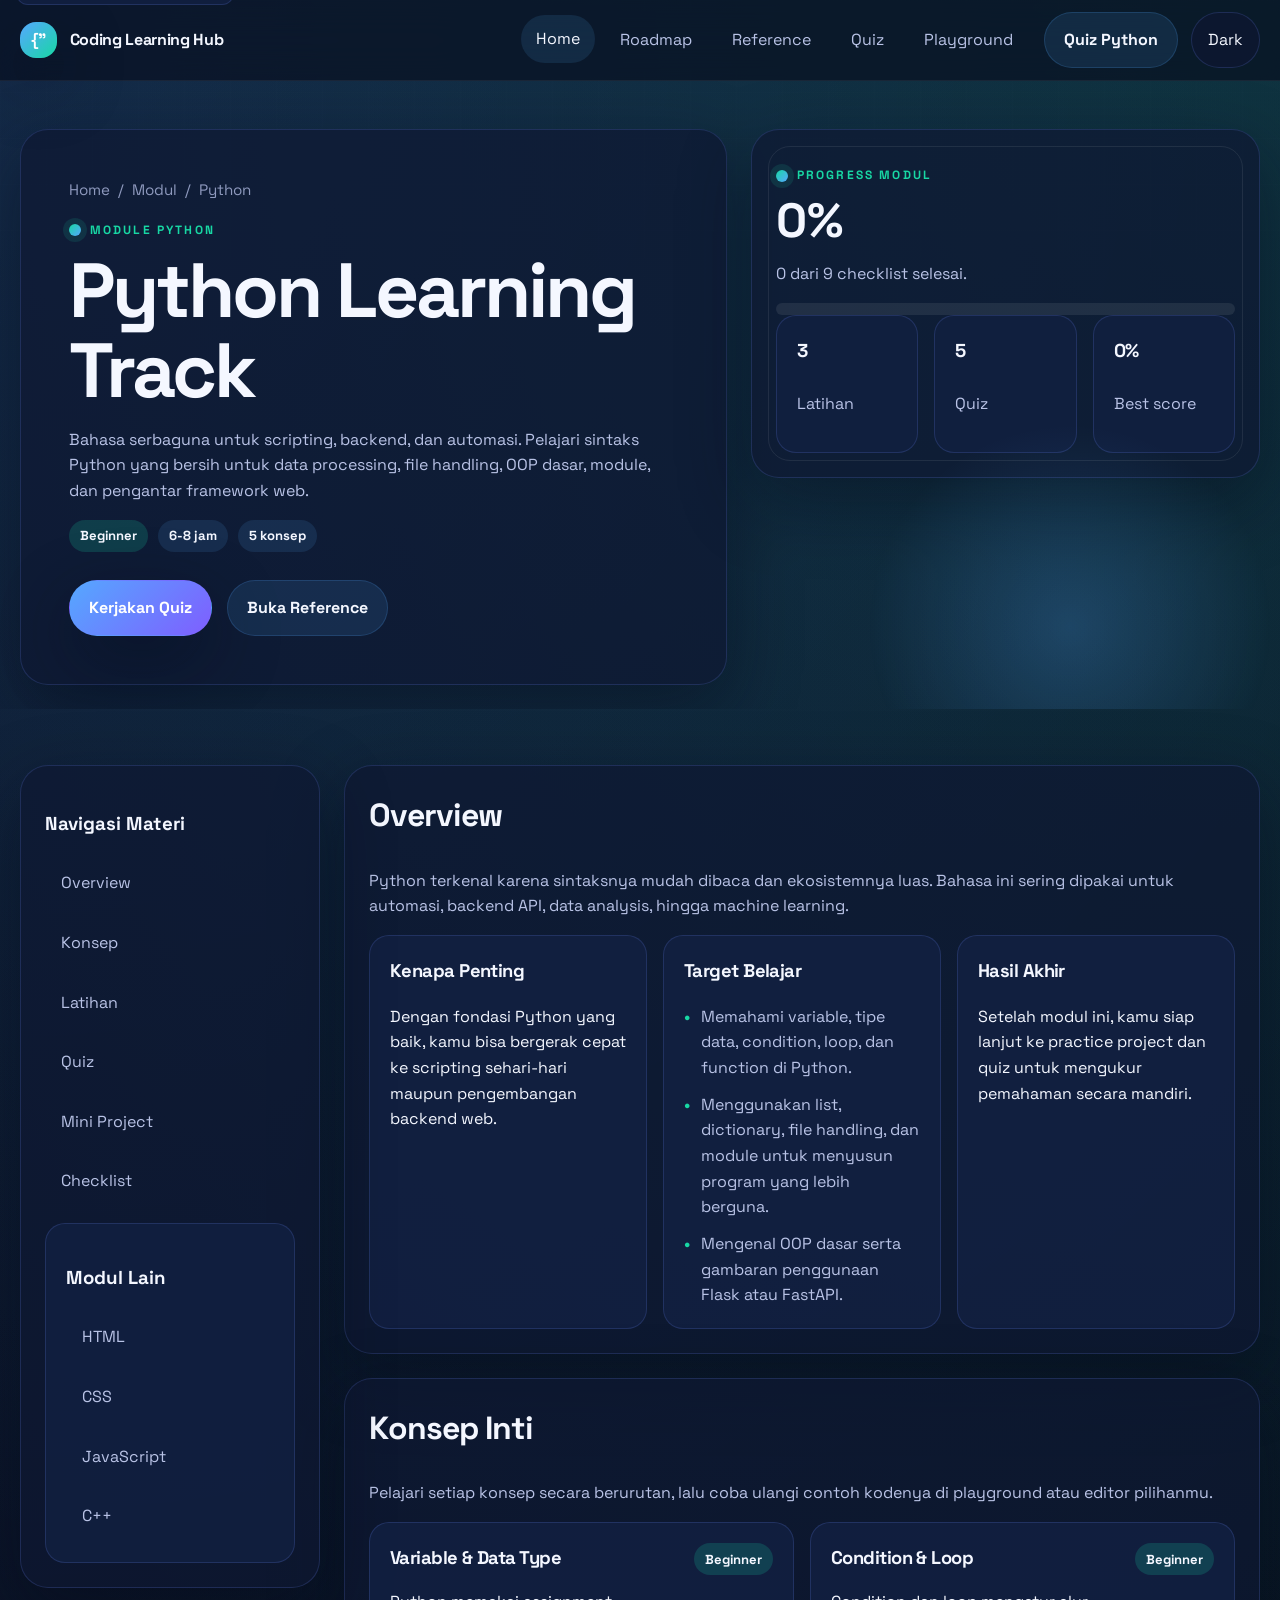
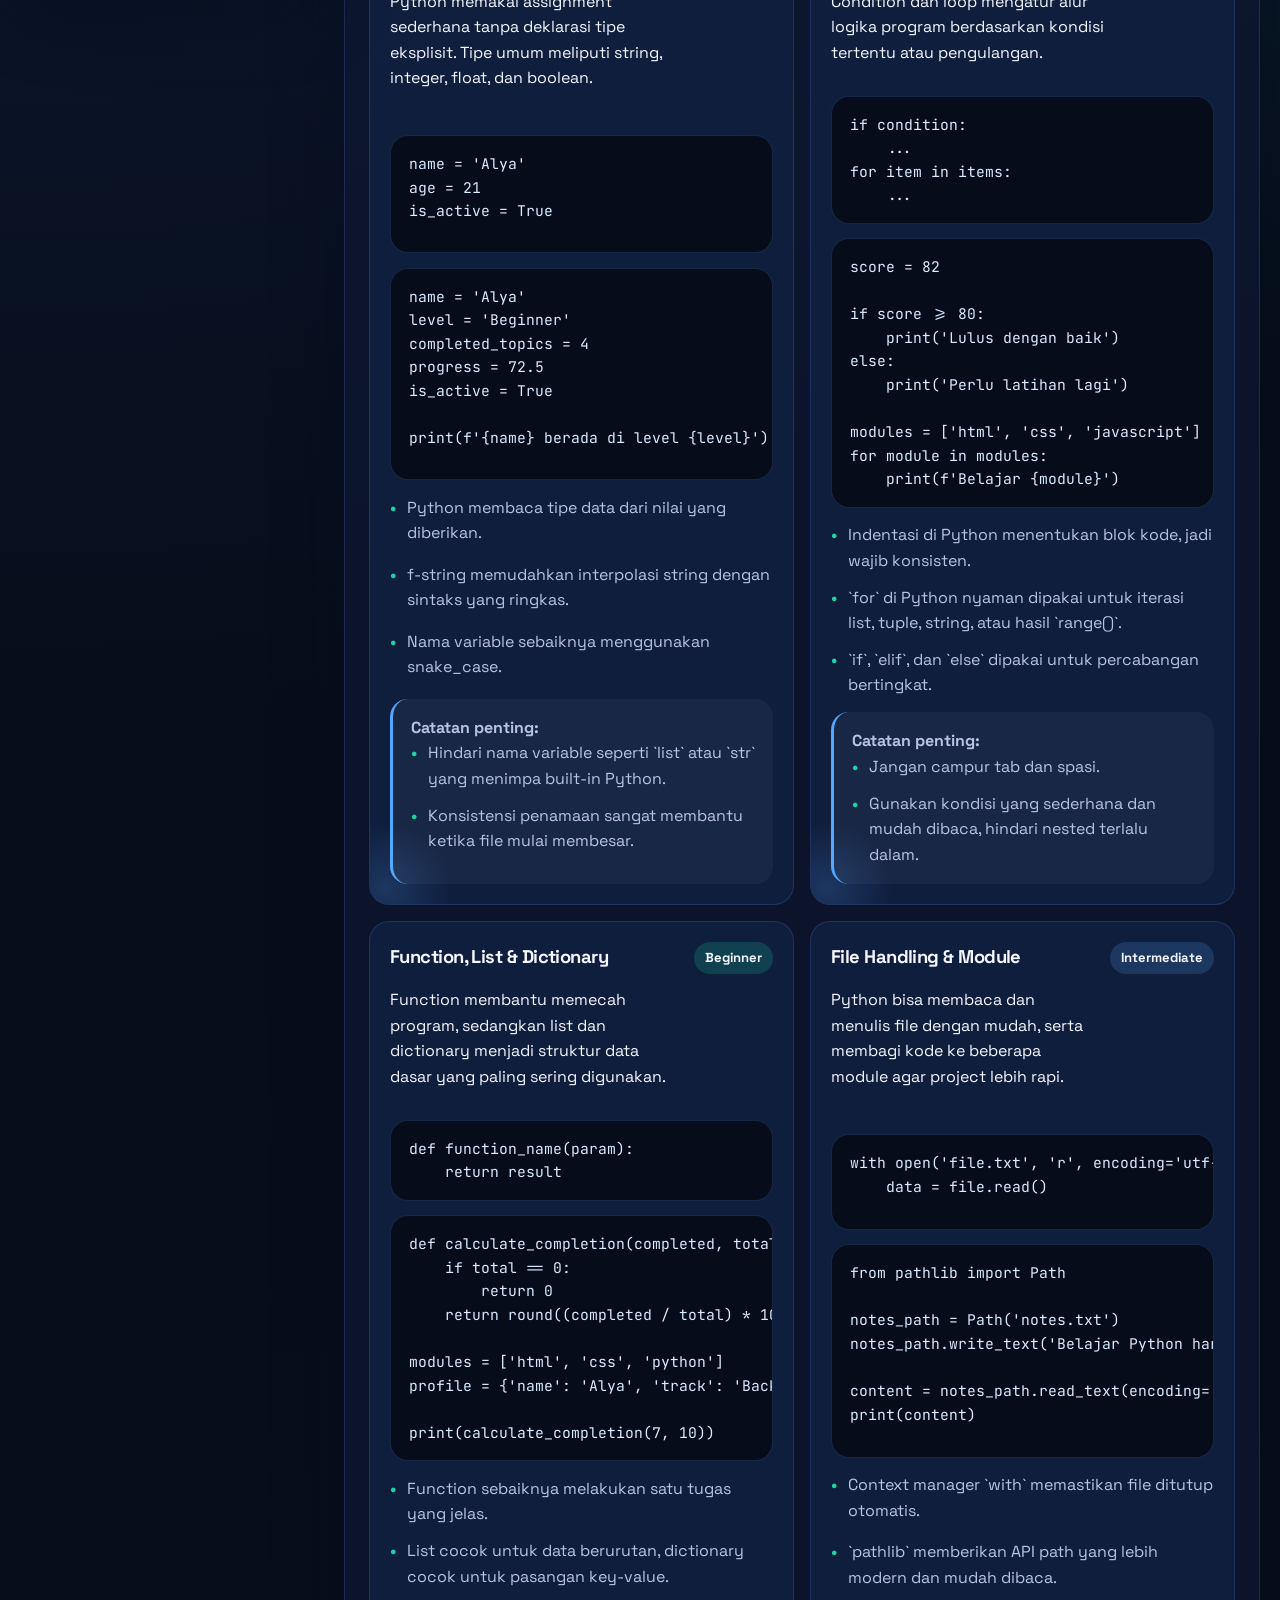
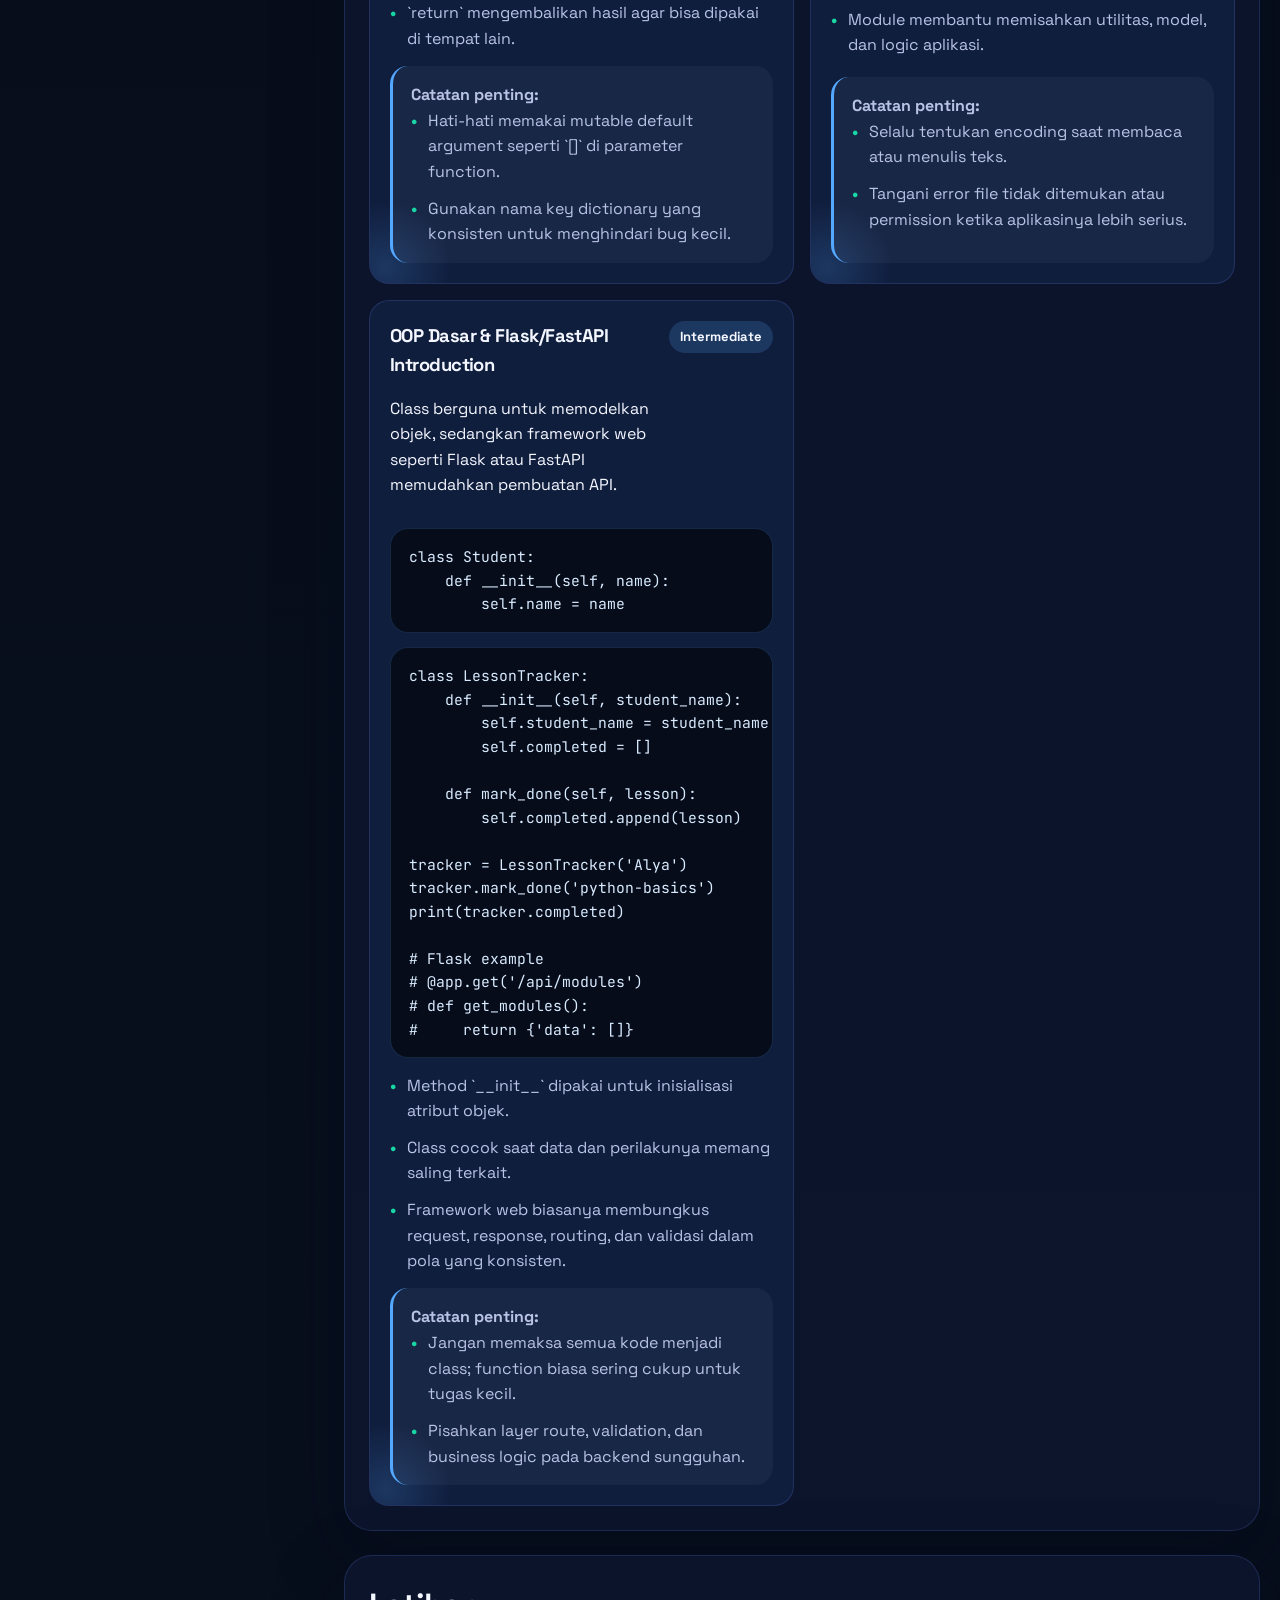
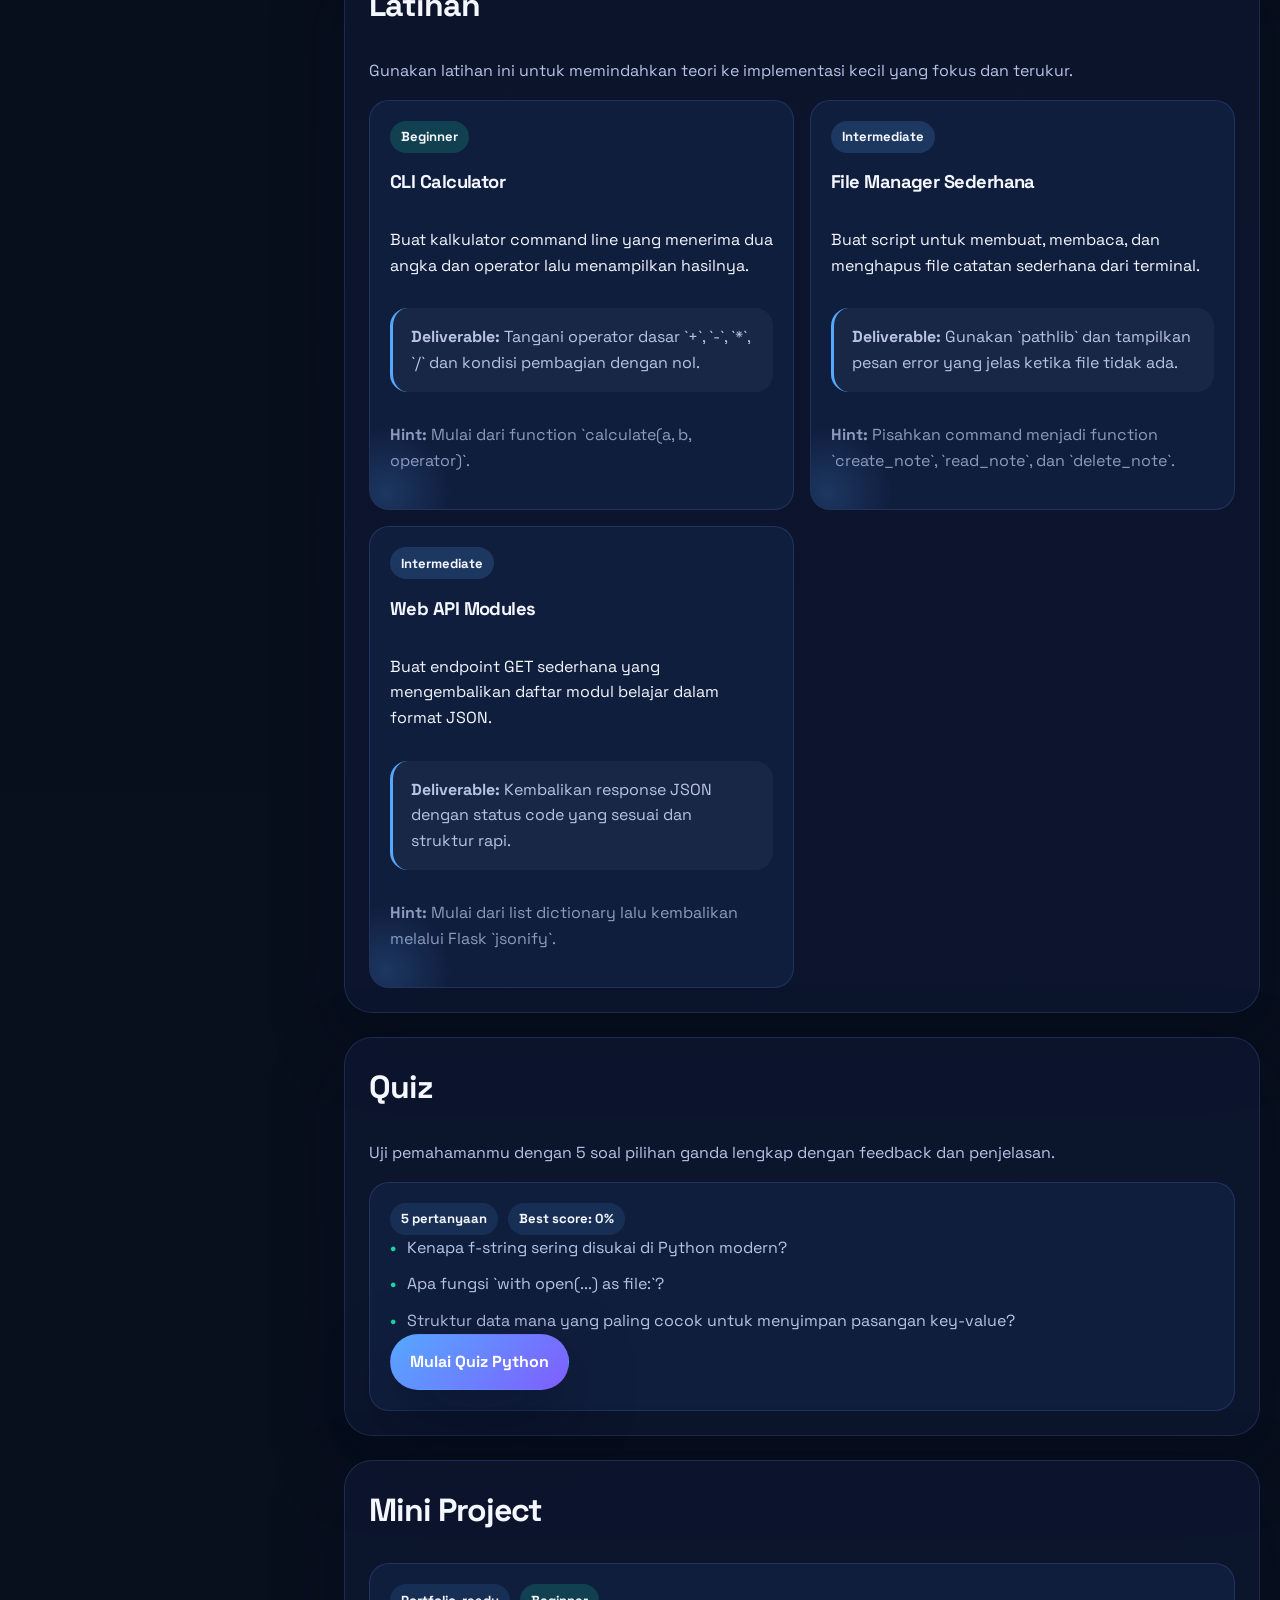
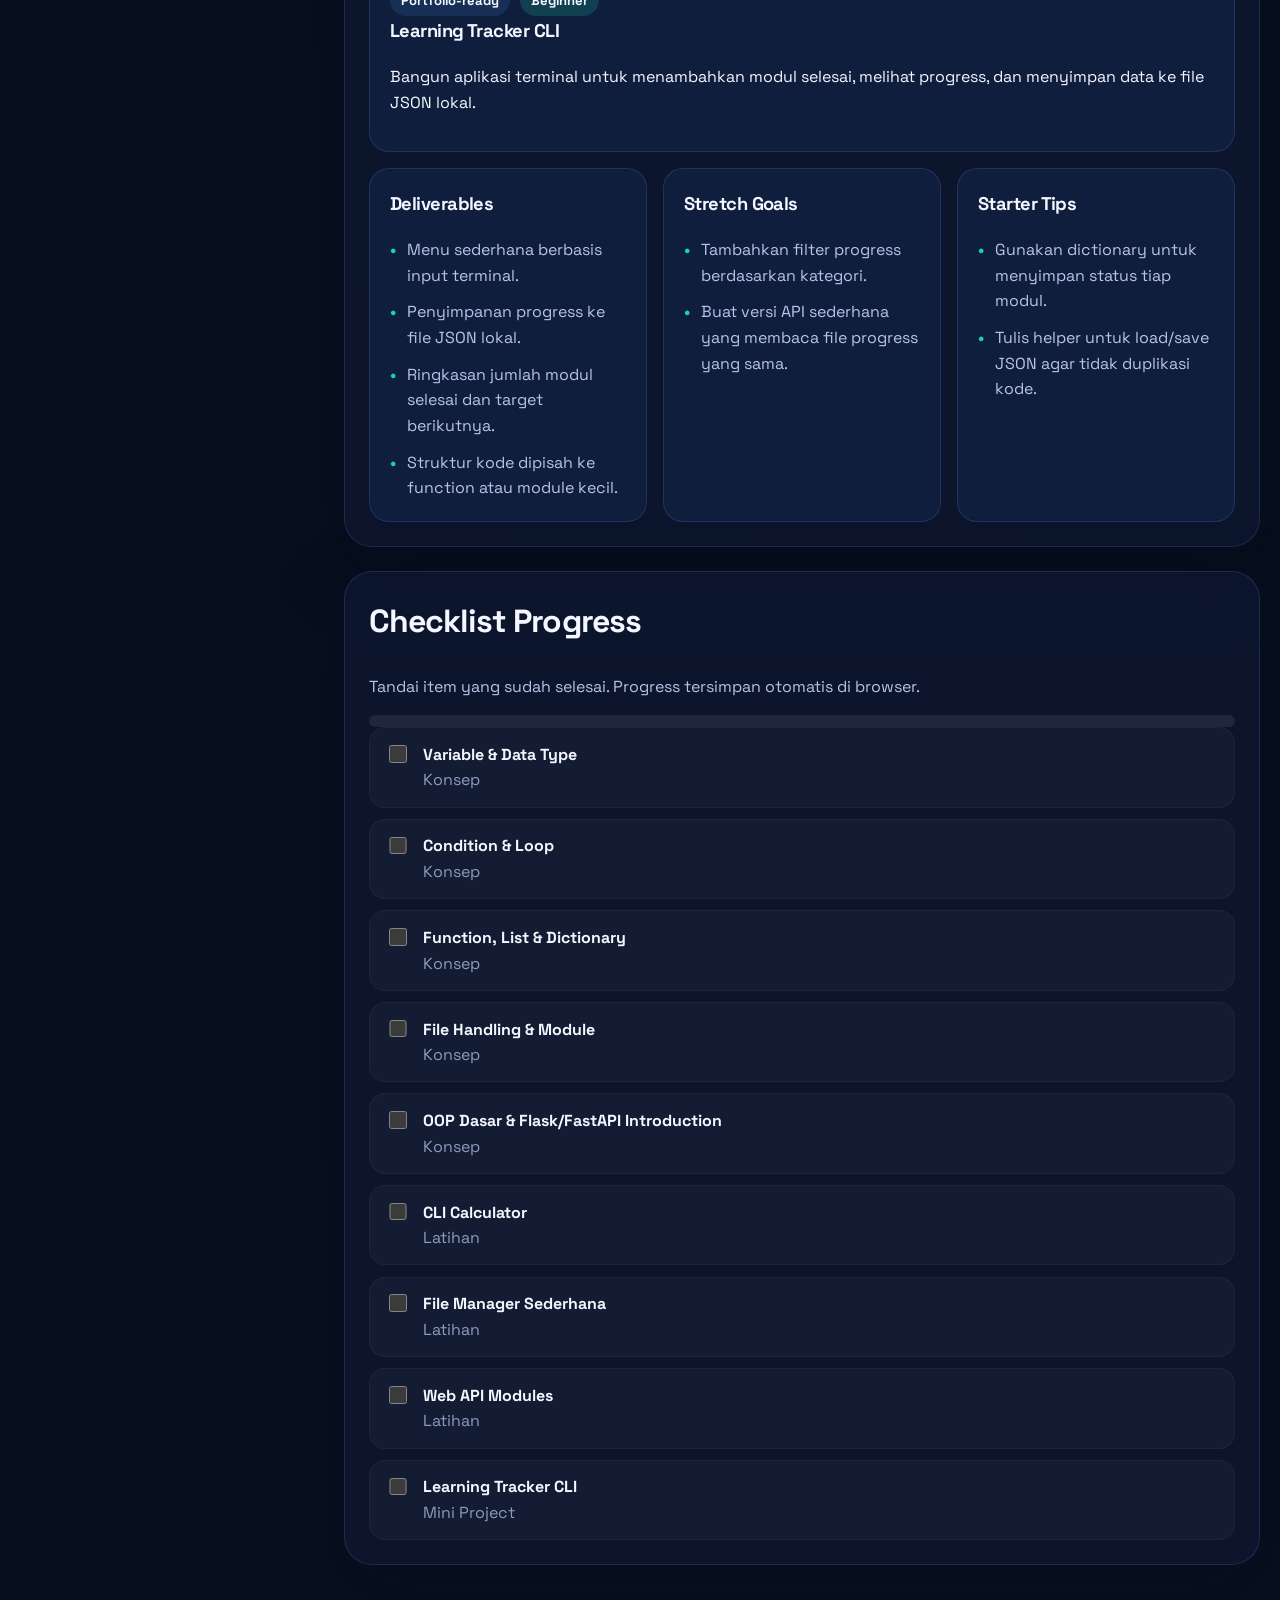
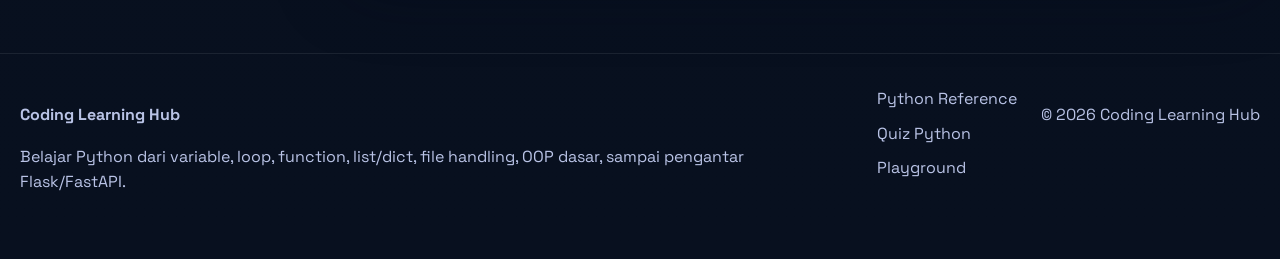
<file: coding-learning-hub/pages/python.html>
<!DOCTYPE html>
<html lang="id">
<head>
  <meta charset="UTF-8">
  <meta name="viewport" content="width=device-width, initial-scale=1.0">
  <meta name="description" content="Modul belajar Python di Coding Learning Hub.">
  <meta name="theme-color" content="#0b1020">
  <title>Modul Python | Coding Learning Hub</title>
  <link rel="preconnect" href="https://fonts.googleapis.com">
  <link rel="preconnect" href="https://fonts.gstatic.com" crossorigin>
  <link href="https://fonts.googleapis.com/css2?family=JetBrains+Mono:wght@400;600&family=Space+Grotesk:wght@400;500;700&display=swap" rel="stylesheet">
  <link rel="manifest" href="../manifest.webmanifest">
  <link rel="stylesheet" href="../assets/css/main.css">
  <link rel="stylesheet" href="../assets/css/components.css">
  <link rel="stylesheet" href="../assets/css/responsive.css">
</head>
<body data-page="module" data-module="python">
  <a class="skip-link" href="#main-content">Lewati ke konten utama</a>
  <div class="site-shell">
    <header class="site-header">
      <div class="container navbar">
        <a class="brand" href="../index.html">
          <span class="brand-mark">{"</span>
          <span>Coding Learning Hub</span>
        </a>
        <button class="nav-toggle" type="button" aria-expanded="false" aria-controls="primary-nav">
          <span></span>
          <span></span>
          <span></span>
        </button>
        <nav class="primary-nav" id="primary-nav" aria-label="Navigasi utama">
          <a data-nav="home" href="../index.html">Home</a>
          <a data-nav="roadmap" href="roadmap.html">Roadmap</a>
          <a data-nav="reference" href="reference.html">Reference</a>
          <a data-nav="quiz" href="quiz.html?module=python">Quiz</a>
          <a data-nav="playground" href="playground.html">Playground</a>
        </nav>
        <div class="nav-actions">
          <a class="button button-secondary" href="quiz.html?module=python">Quiz Python</a>
          <button class="theme-toggle" type="button" aria-label="Ganti mode tema">Mode</button>
        </div>
      </div>
    </header>

    <main id="main-content" class="page-main">
      <section class="hero hero-page">
        <div class="container hero-page-inner">
          <div class="page-hero-copy">
            <nav class="breadcrumb" id="breadcrumbTrail" aria-label="Breadcrumb"></nav>
            <div id="moduleHeroMeta"></div>
          </div>
          <div class="hero-panel hero-panel-compact" id="moduleHeroPanel"></div>
        </div>
      </section>

      <section class="section">
        <div class="container page-layout">
          <aside class="page-sidebar" id="moduleSidebar"></aside>
          <div class="page-content">
            <section class="content-block" id="moduleOverview"></section>
            <section class="content-block" id="moduleConcepts"></section>
            <section class="content-block" id="moduleExercises"></section>
            <section class="content-block" id="moduleQuizTeaser"></section>
            <section class="content-block" id="moduleMiniProject"></section>
            <section class="content-block" id="moduleChecklist"></section>
          </div>
        </div>
      </section>
    </main>

    <footer class="site-footer">
      <div class="container footer-layout">
        <div>
          <p class="footer-title">Coding Learning Hub</p>
          <p>Belajar Python dari variable, loop, function, list/dict, file handling, OOP dasar, sampai pengantar Flask/FastAPI.</p>
        </div>
        <div class="footer-links">
          <a href="reference.html">Python Reference</a>
          <a href="quiz.html?module=python">Quiz Python</a>
          <a href="playground.html">Playground</a>
        </div>
        <p class="footer-meta">© <span class="current-year"></span> Coding Learning Hub</p>
      </div>
    </footer>
  </div>

  <script src="../assets/js/data.js" defer></script>
  <script src="../assets/js/progress.js" defer></script>
  <script src="../assets/js/app.js" defer></script>
  <script src="../assets/js/pwa.js" defer></script>
</body>
</html>
</file>
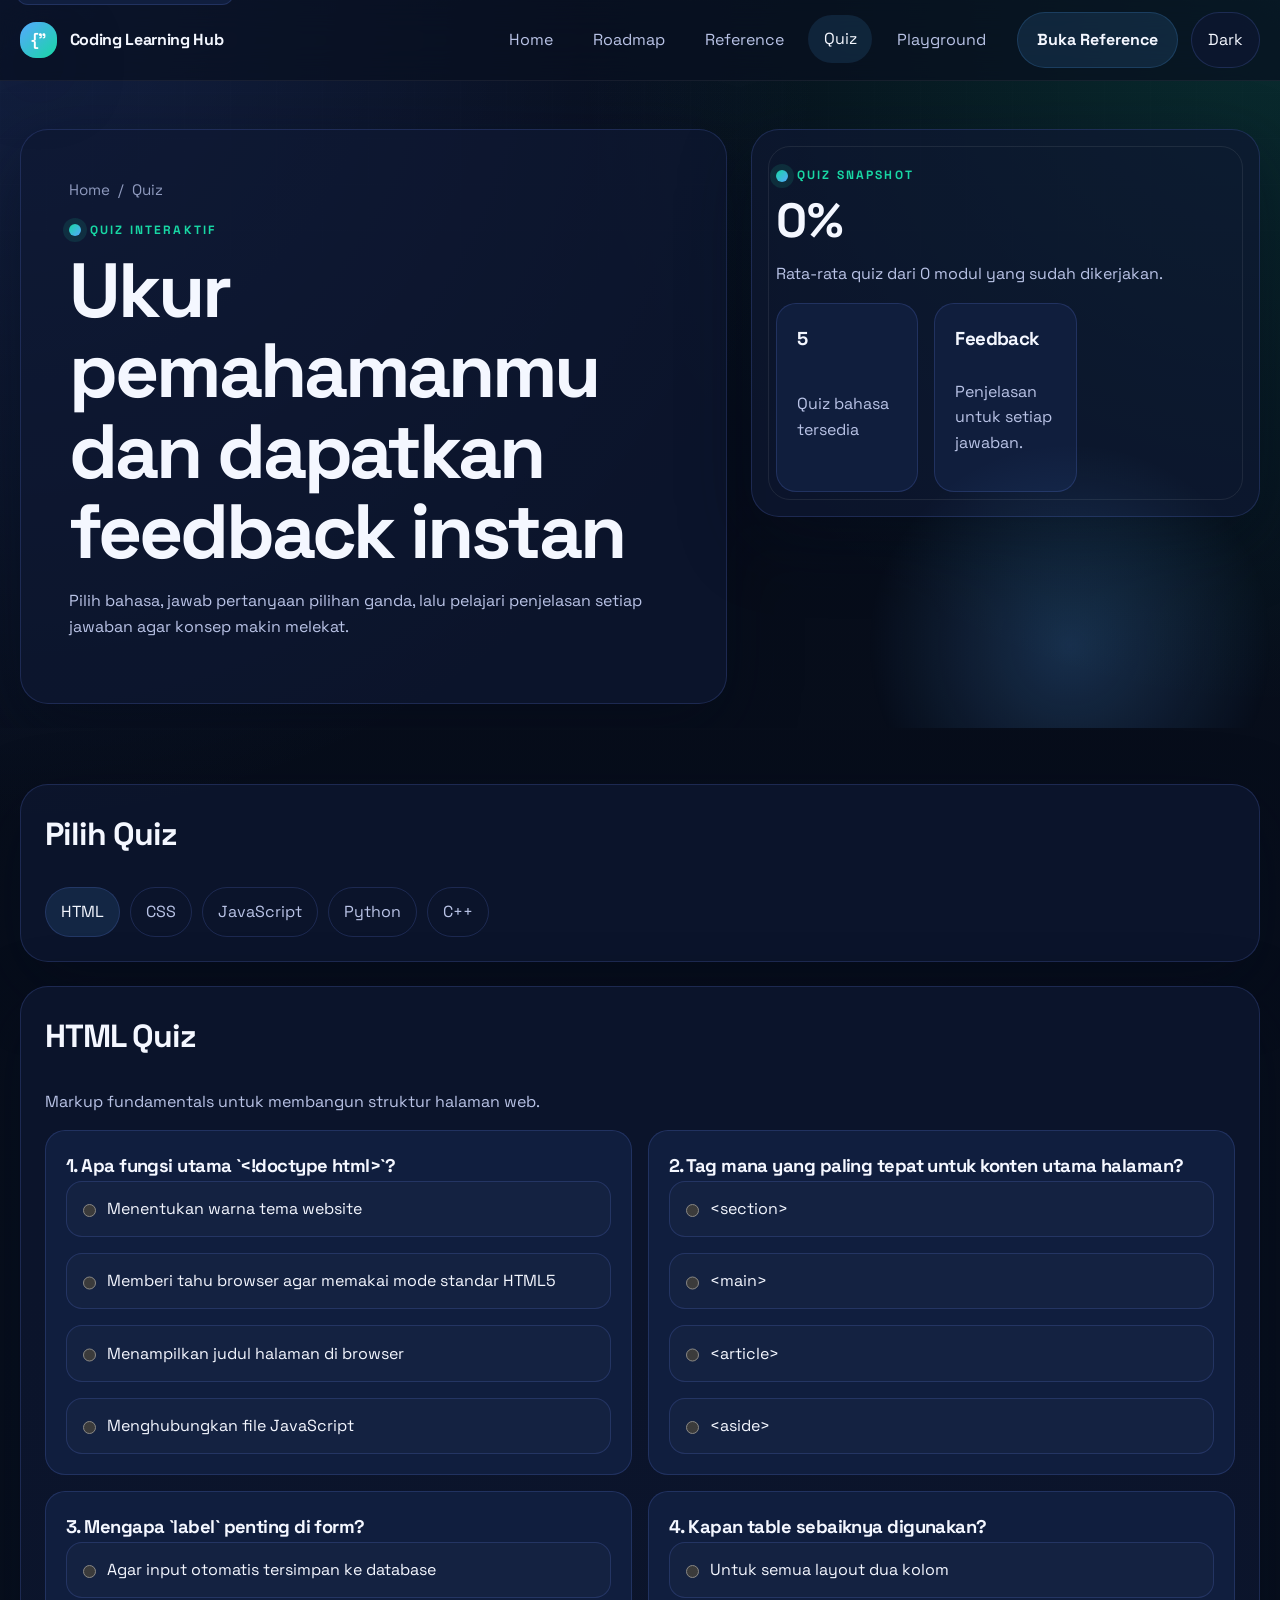
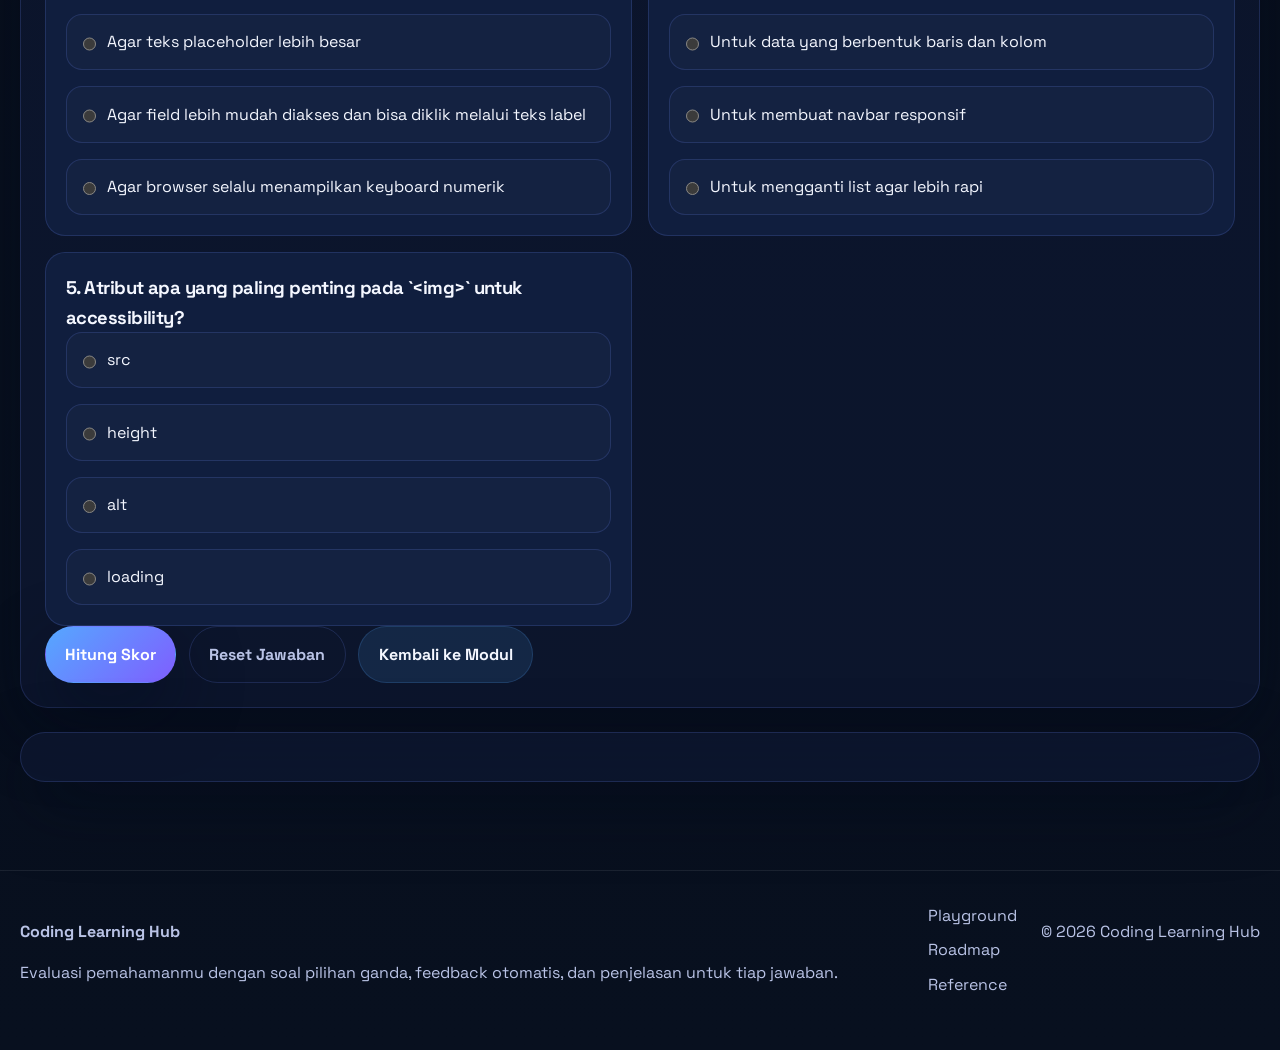
<file: coding-learning-hub/pages/quiz.html>
<!DOCTYPE html>
<html lang="id">
<head>
  <meta charset="UTF-8">
  <meta name="viewport" content="width=device-width, initial-scale=1.0">
  <meta name="description" content="Quiz interaktif untuk HTML, CSS, JavaScript, Python, dan C++.">
  <meta name="theme-color" content="#0b1020">
  <title>Quiz Interaktif | Coding Learning Hub</title>
  <link rel="preconnect" href="https://fonts.googleapis.com">
  <link rel="preconnect" href="https://fonts.gstatic.com" crossorigin>
  <link href="https://fonts.googleapis.com/css2?family=JetBrains+Mono:wght@400;600&family=Space+Grotesk:wght@400;500;700&display=swap" rel="stylesheet">
  <link rel="manifest" href="../manifest.webmanifest">
  <link rel="stylesheet" href="../assets/css/main.css">
  <link rel="stylesheet" href="../assets/css/components.css">
  <link rel="stylesheet" href="../assets/css/responsive.css">
</head>
<body data-page="quiz">
  <a class="skip-link" href="#main-content">Lewati ke konten utama</a>
  <div class="site-shell">
    <header class="site-header">
      <div class="container navbar">
        <a class="brand" href="../index.html">
          <span class="brand-mark">{"</span>
          <span>Coding Learning Hub</span>
        </a>
        <button class="nav-toggle" type="button" aria-expanded="false" aria-controls="primary-nav">
          <span></span>
          <span></span>
          <span></span>
        </button>
        <nav class="primary-nav" id="primary-nav" aria-label="Navigasi utama">
          <a data-nav="home" href="../index.html">Home</a>
          <a data-nav="roadmap" href="roadmap.html">Roadmap</a>
          <a data-nav="reference" href="reference.html">Reference</a>
          <a data-nav="quiz" href="quiz.html">Quiz</a>
          <a data-nav="playground" href="playground.html">Playground</a>
        </nav>
        <div class="nav-actions">
          <a class="button button-secondary" href="reference.html">Buka Reference</a>
          <button class="theme-toggle" type="button" aria-label="Ganti mode tema">Mode</button>
        </div>
      </div>
    </header>

    <main id="main-content" class="page-main">
      <section class="hero hero-page">
        <div class="container hero-page-inner">
          <div class="page-hero-copy">
            <nav class="breadcrumb" id="breadcrumbTrail" aria-label="Breadcrumb"></nav>
            <div id="quizHero"></div>
          </div>
          <div class="hero-panel hero-panel-compact" id="quizHeroPanel"></div>
        </div>
      </section>

      <section class="section">
        <div class="container page-content page-content-full">
          <section class="content-block" id="quizSelector"></section>
          <section class="content-block" id="quizContainer"></section>
          <section class="content-block" id="quizResults"></section>
        </div>
      </section>
    </main>

    <footer class="site-footer">
      <div class="container footer-layout">
        <div>
          <p class="footer-title">Coding Learning Hub</p>
          <p>Evaluasi pemahamanmu dengan soal pilihan ganda, feedback otomatis, dan penjelasan untuk tiap jawaban.</p>
        </div>
        <div class="footer-links">
          <a href="playground.html">Playground</a>
          <a href="roadmap.html">Roadmap</a>
          <a href="reference.html">Reference</a>
        </div>
        <p class="footer-meta">© <span class="current-year"></span> Coding Learning Hub</p>
      </div>
    </footer>
  </div>

  <script src="../assets/js/data.js" defer></script>
  <script src="../assets/js/progress.js" defer></script>
  <script src="../assets/js/app.js" defer></script>
  <script src="../assets/js/quiz.js" defer></script>
  <script src="../assets/js/pwa.js" defer></script>
</body>
</html>
</file>
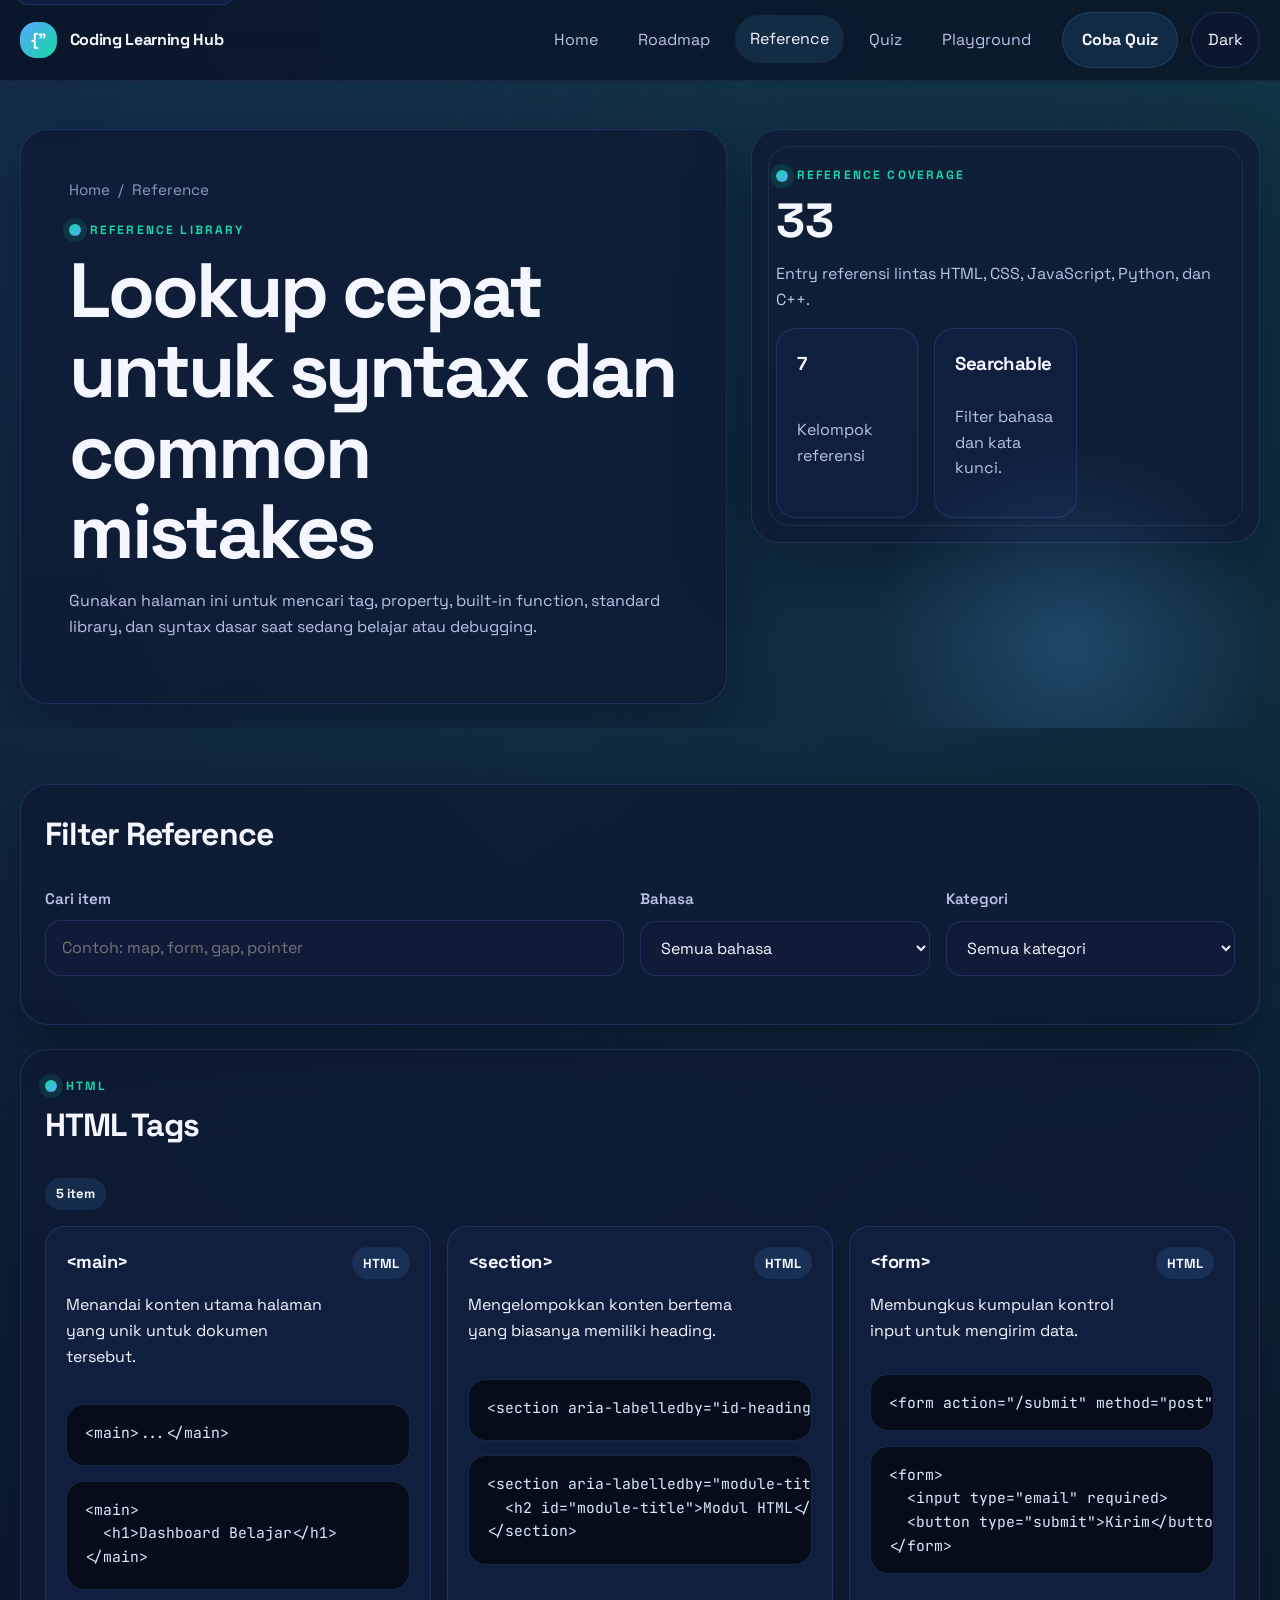
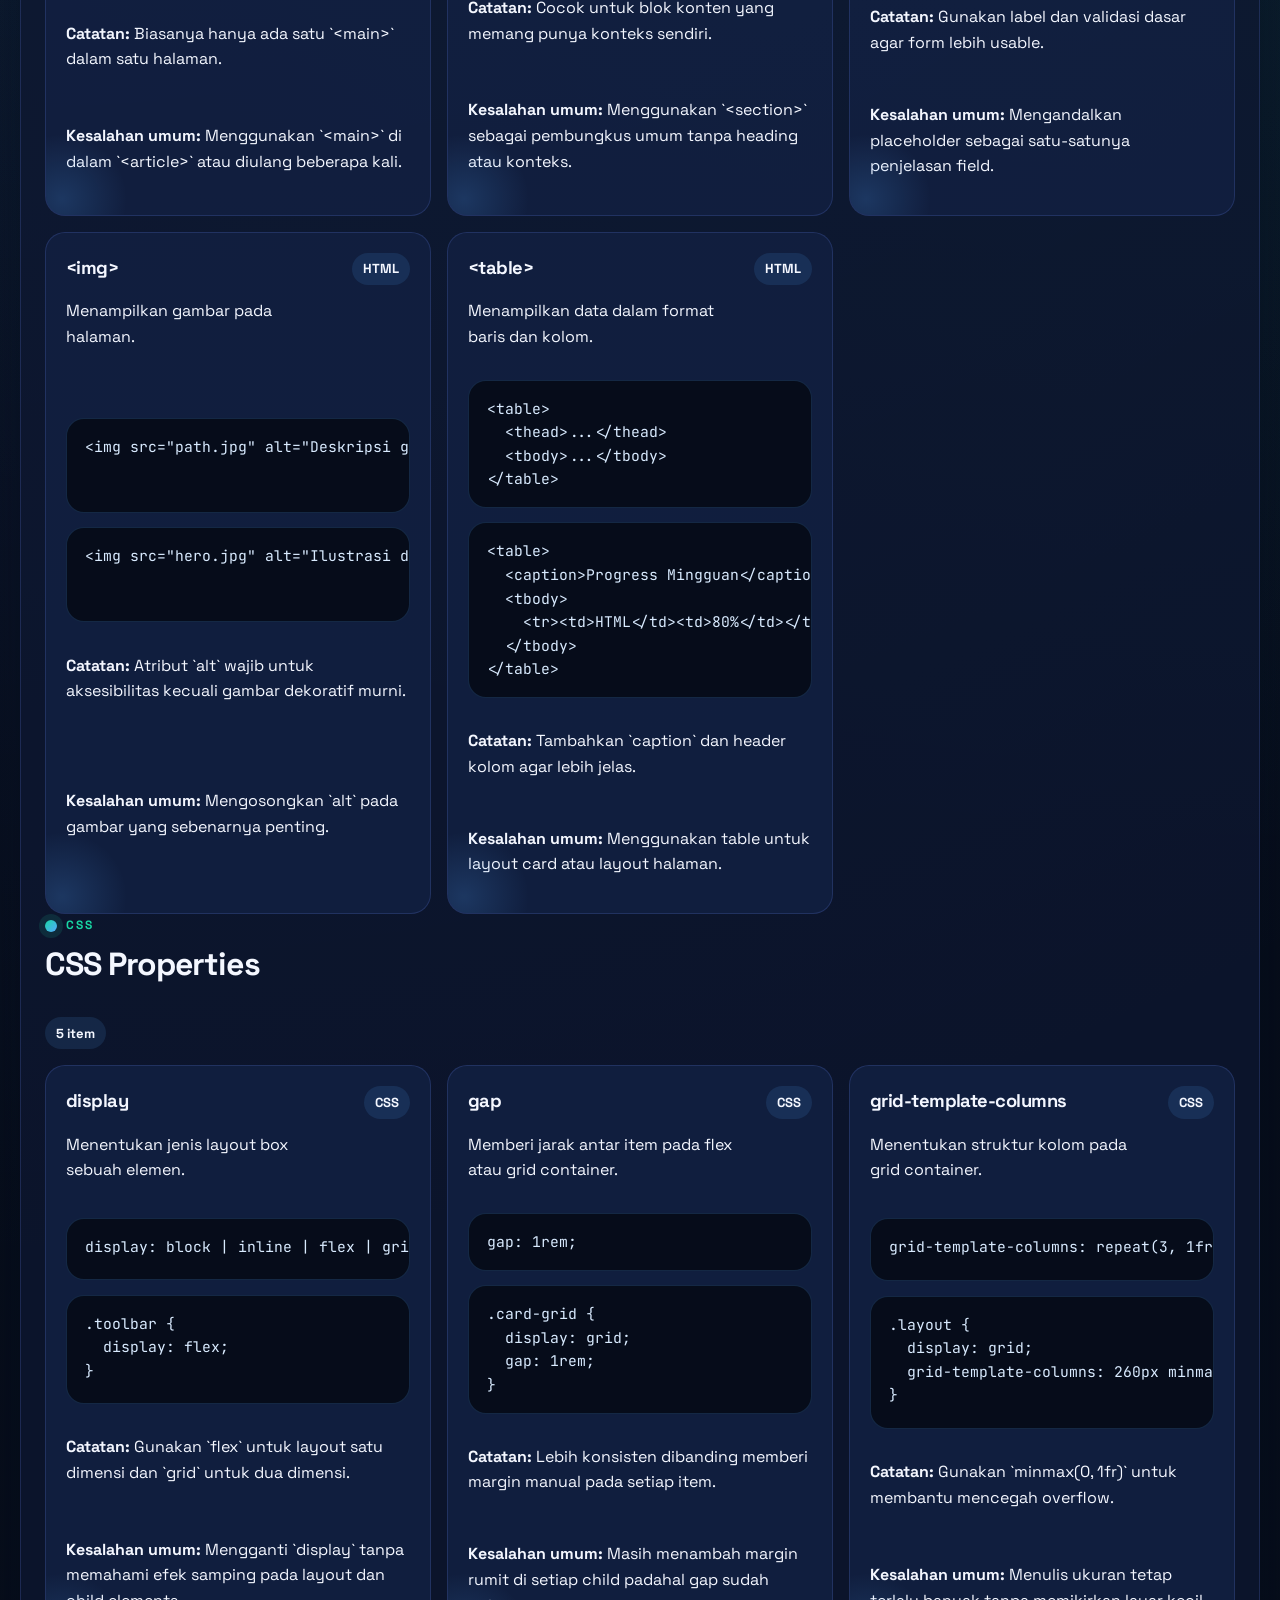
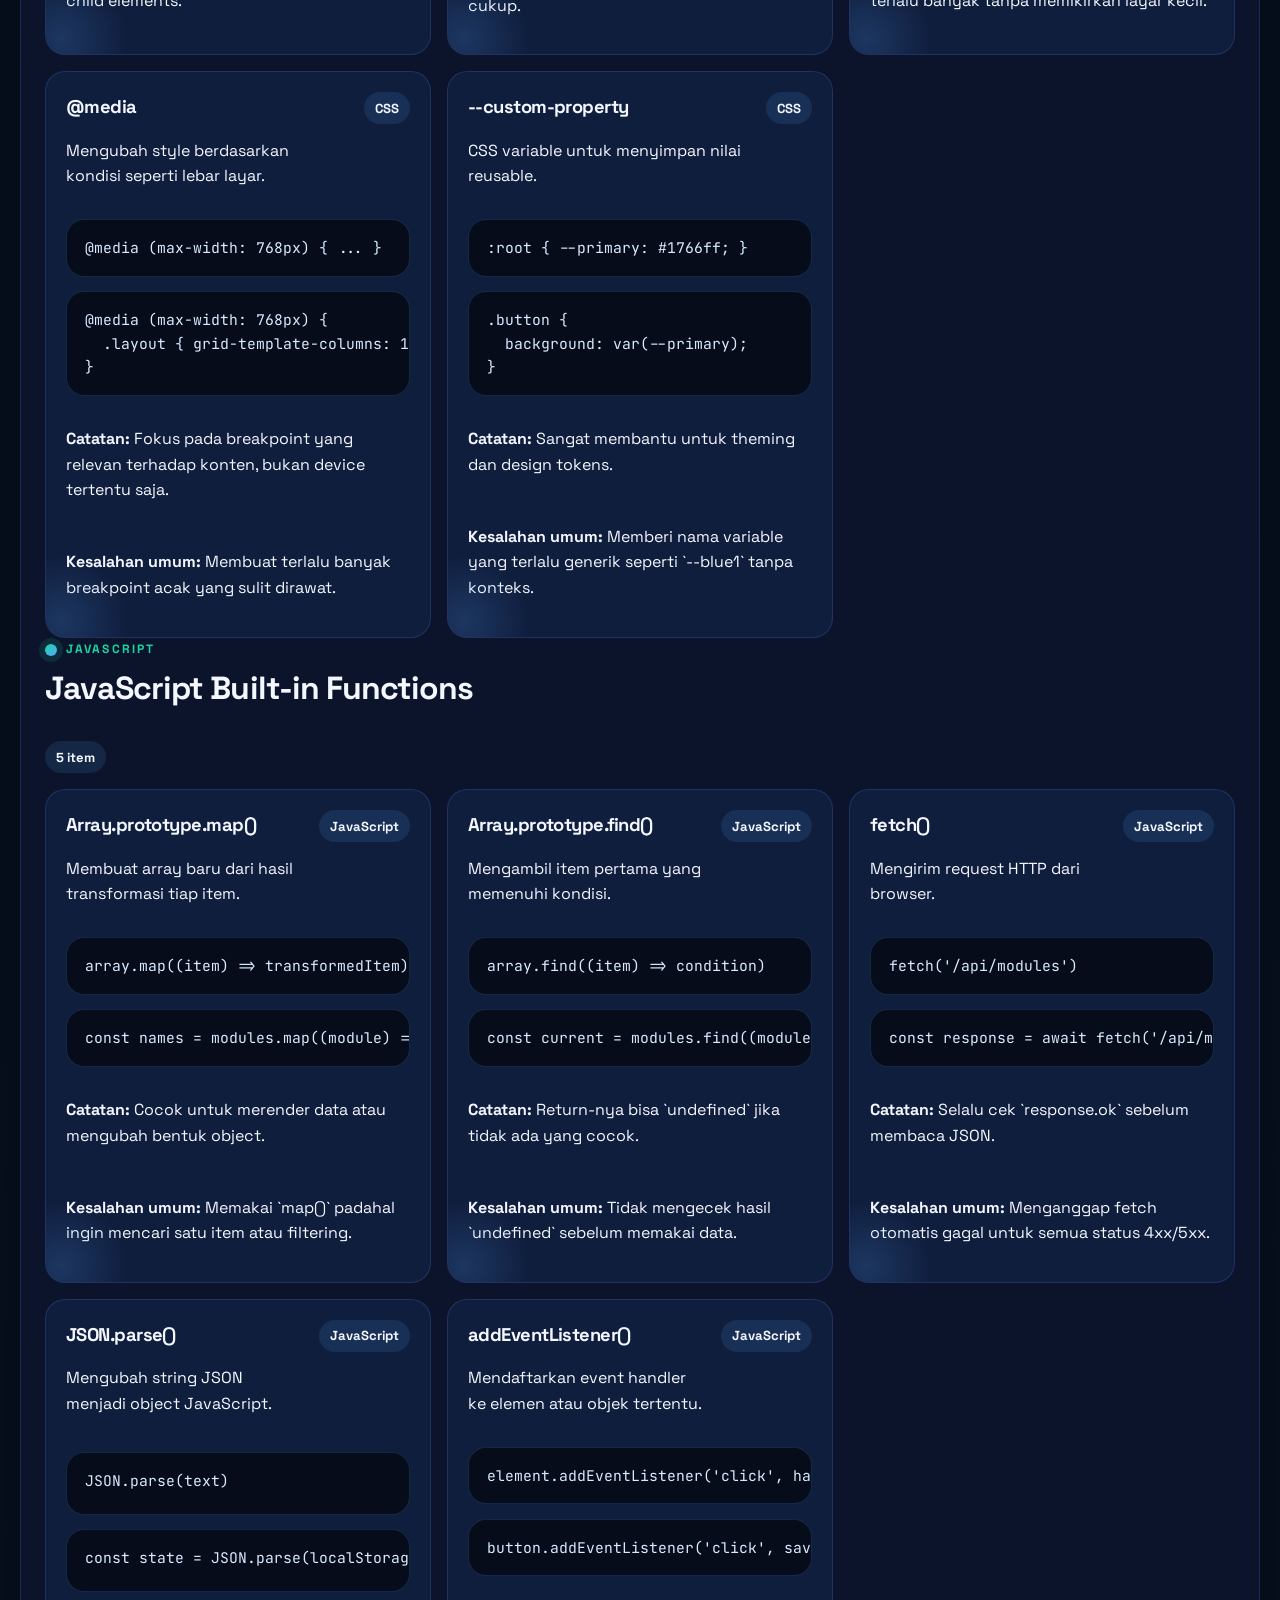
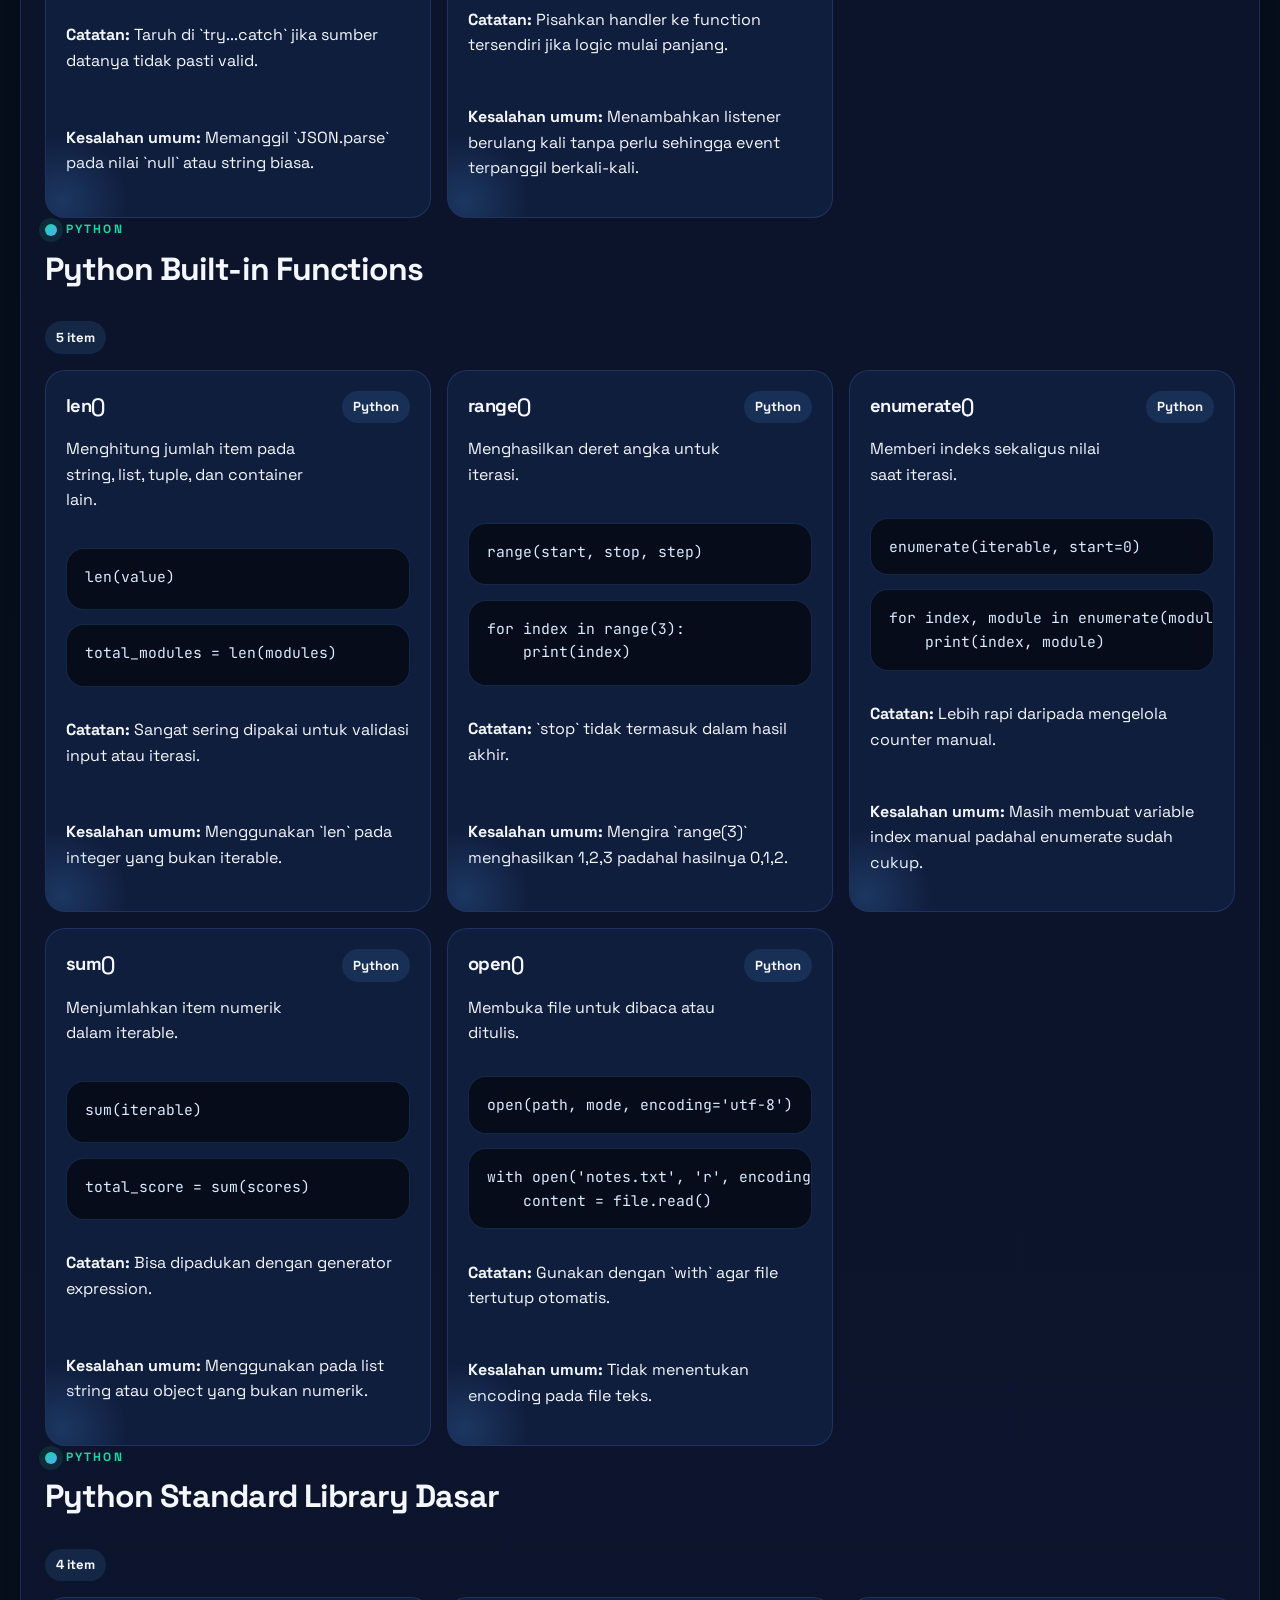
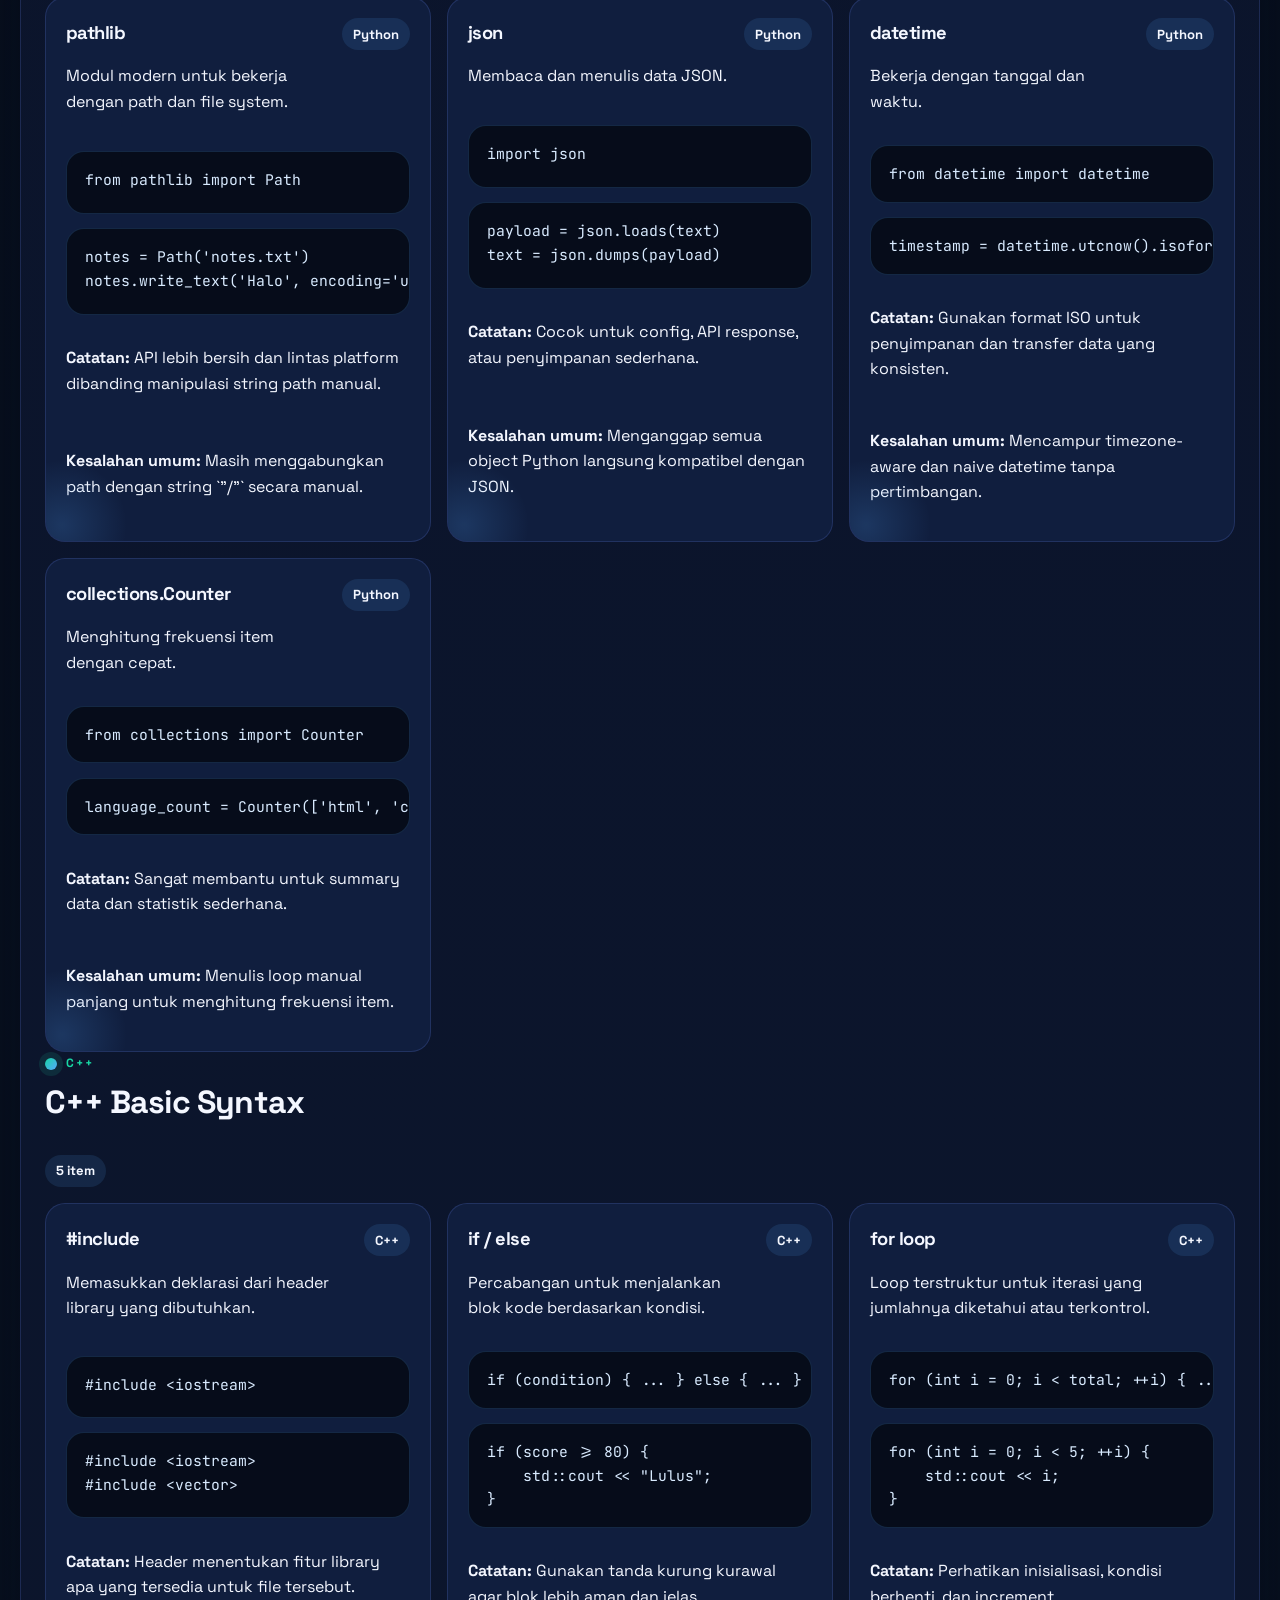
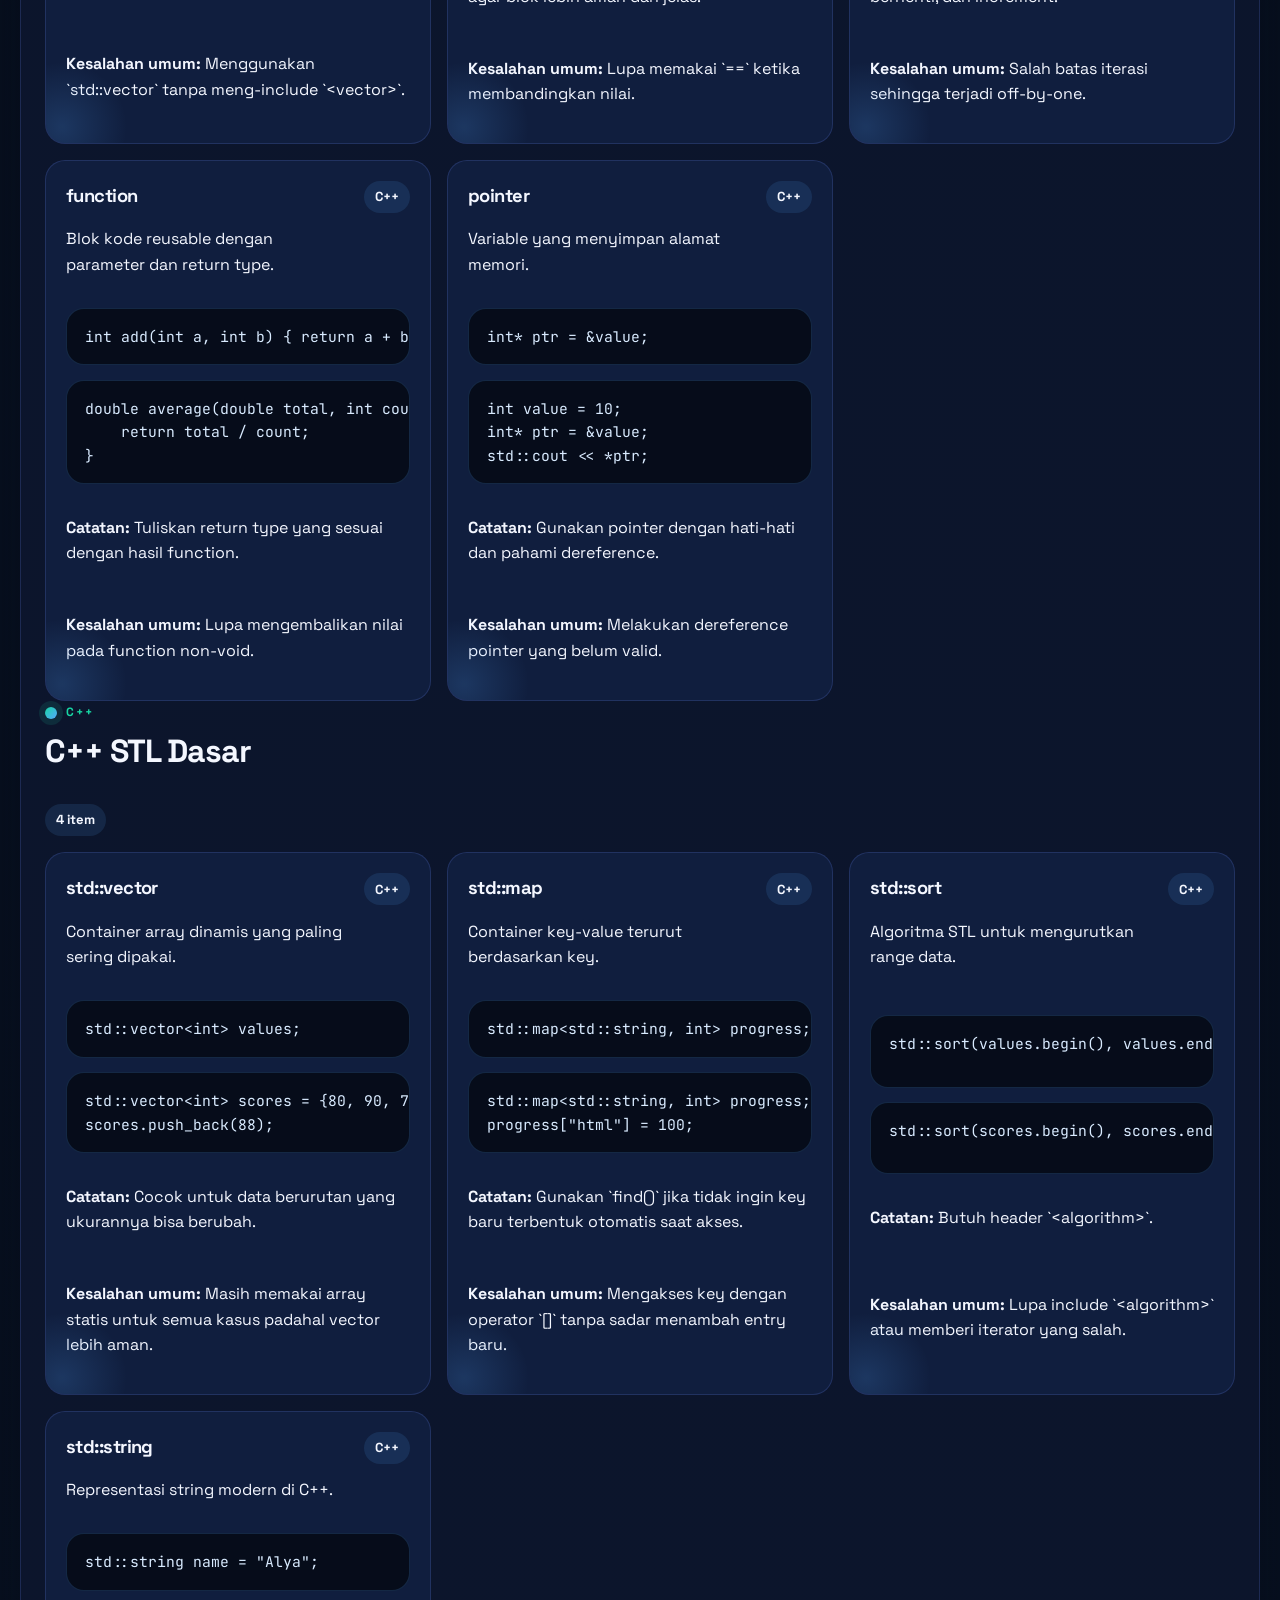
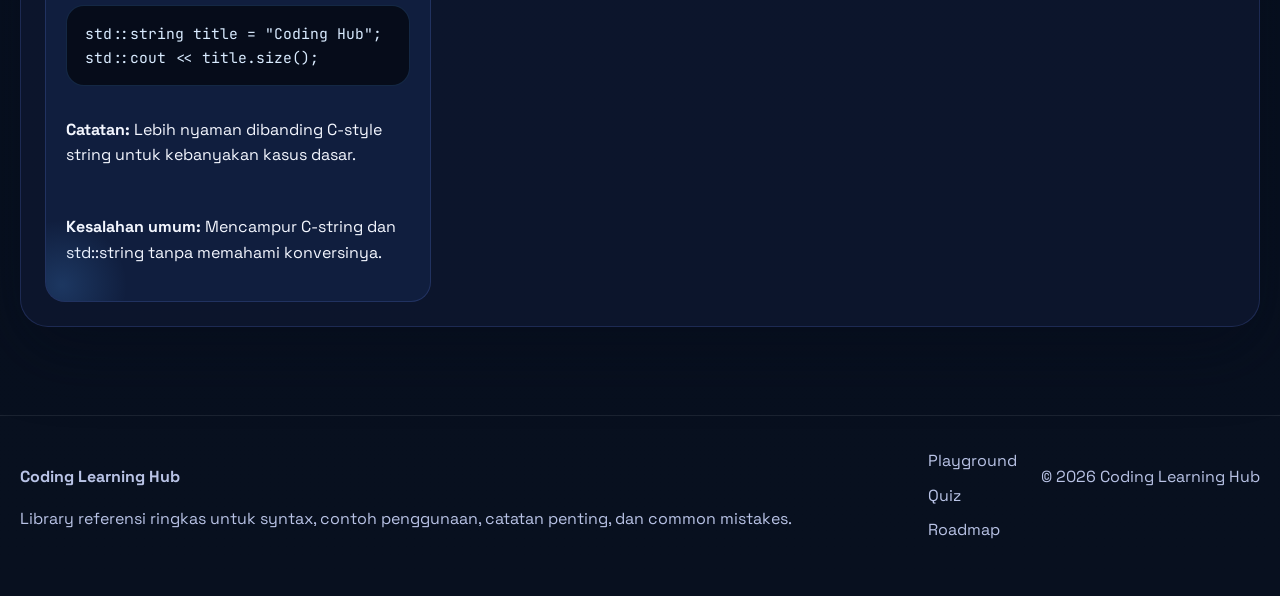
<file: coding-learning-hub/pages/reference.html>
<!DOCTYPE html>
<html lang="id">
<head>
  <meta charset="UTF-8">
  <meta name="viewport" content="width=device-width, initial-scale=1.0">
  <meta name="description" content="Reference cepat untuk HTML, CSS, JavaScript, Python, dan C++.">
  <meta name="theme-color" content="#0b1020">
  <title>Reference Library | Coding Learning Hub</title>
  <link rel="preconnect" href="https://fonts.googleapis.com">
  <link rel="preconnect" href="https://fonts.gstatic.com" crossorigin>
  <link href="https://fonts.googleapis.com/css2?family=JetBrains+Mono:wght@400;600&family=Space+Grotesk:wght@400;500;700&display=swap" rel="stylesheet">
  <link rel="manifest" href="../manifest.webmanifest">
  <link rel="stylesheet" href="../assets/css/main.css">
  <link rel="stylesheet" href="../assets/css/components.css">
  <link rel="stylesheet" href="../assets/css/responsive.css">
</head>
<body data-page="reference">
  <a class="skip-link" href="#main-content">Lewati ke konten utama</a>
  <div class="site-shell">
    <header class="site-header">
      <div class="container navbar">
        <a class="brand" href="../index.html">
          <span class="brand-mark">{"</span>
          <span>Coding Learning Hub</span>
        </a>
        <button class="nav-toggle" type="button" aria-expanded="false" aria-controls="primary-nav">
          <span></span>
          <span></span>
          <span></span>
        </button>
        <nav class="primary-nav" id="primary-nav" aria-label="Navigasi utama">
          <a data-nav="home" href="../index.html">Home</a>
          <a data-nav="roadmap" href="roadmap.html">Roadmap</a>
          <a data-nav="reference" href="reference.html">Reference</a>
          <a data-nav="quiz" href="quiz.html">Quiz</a>
          <a data-nav="playground" href="playground.html">Playground</a>
        </nav>
        <div class="nav-actions">
          <a class="button button-secondary" href="quiz.html">Coba Quiz</a>
          <button class="theme-toggle" type="button" aria-label="Ganti mode tema">Mode</button>
        </div>
      </div>
    </header>

    <main id="main-content" class="page-main">
      <section class="hero hero-page">
        <div class="container hero-page-inner">
          <div class="page-hero-copy">
            <nav class="breadcrumb" id="breadcrumbTrail" aria-label="Breadcrumb"></nav>
            <div id="referenceHero"></div>
          </div>
          <div class="hero-panel hero-panel-compact" id="referenceHeroPanel"></div>
        </div>
      </section>

      <section class="section">
        <div class="container page-content page-content-full">
          <section class="content-block" id="referenceFilters"></section>
          <section class="content-block" id="referenceGroups"></section>
        </div>
      </section>
    </main>

    <footer class="site-footer">
      <div class="container footer-layout">
        <div>
          <p class="footer-title">Coding Learning Hub</p>
          <p>Library referensi ringkas untuk syntax, contoh penggunaan, catatan penting, dan common mistakes.</p>
        </div>
        <div class="footer-links">
          <a href="playground.html">Playground</a>
          <a href="quiz.html">Quiz</a>
          <a href="roadmap.html">Roadmap</a>
        </div>
        <p class="footer-meta">© <span class="current-year"></span> Coding Learning Hub</p>
      </div>
    </footer>
  </div>

  <script src="../assets/js/data.js" defer></script>
  <script src="../assets/js/progress.js" defer></script>
  <script src="../assets/js/app.js" defer></script>
  <script src="../assets/js/pwa.js" defer></script>
</body>
</html>
</file>
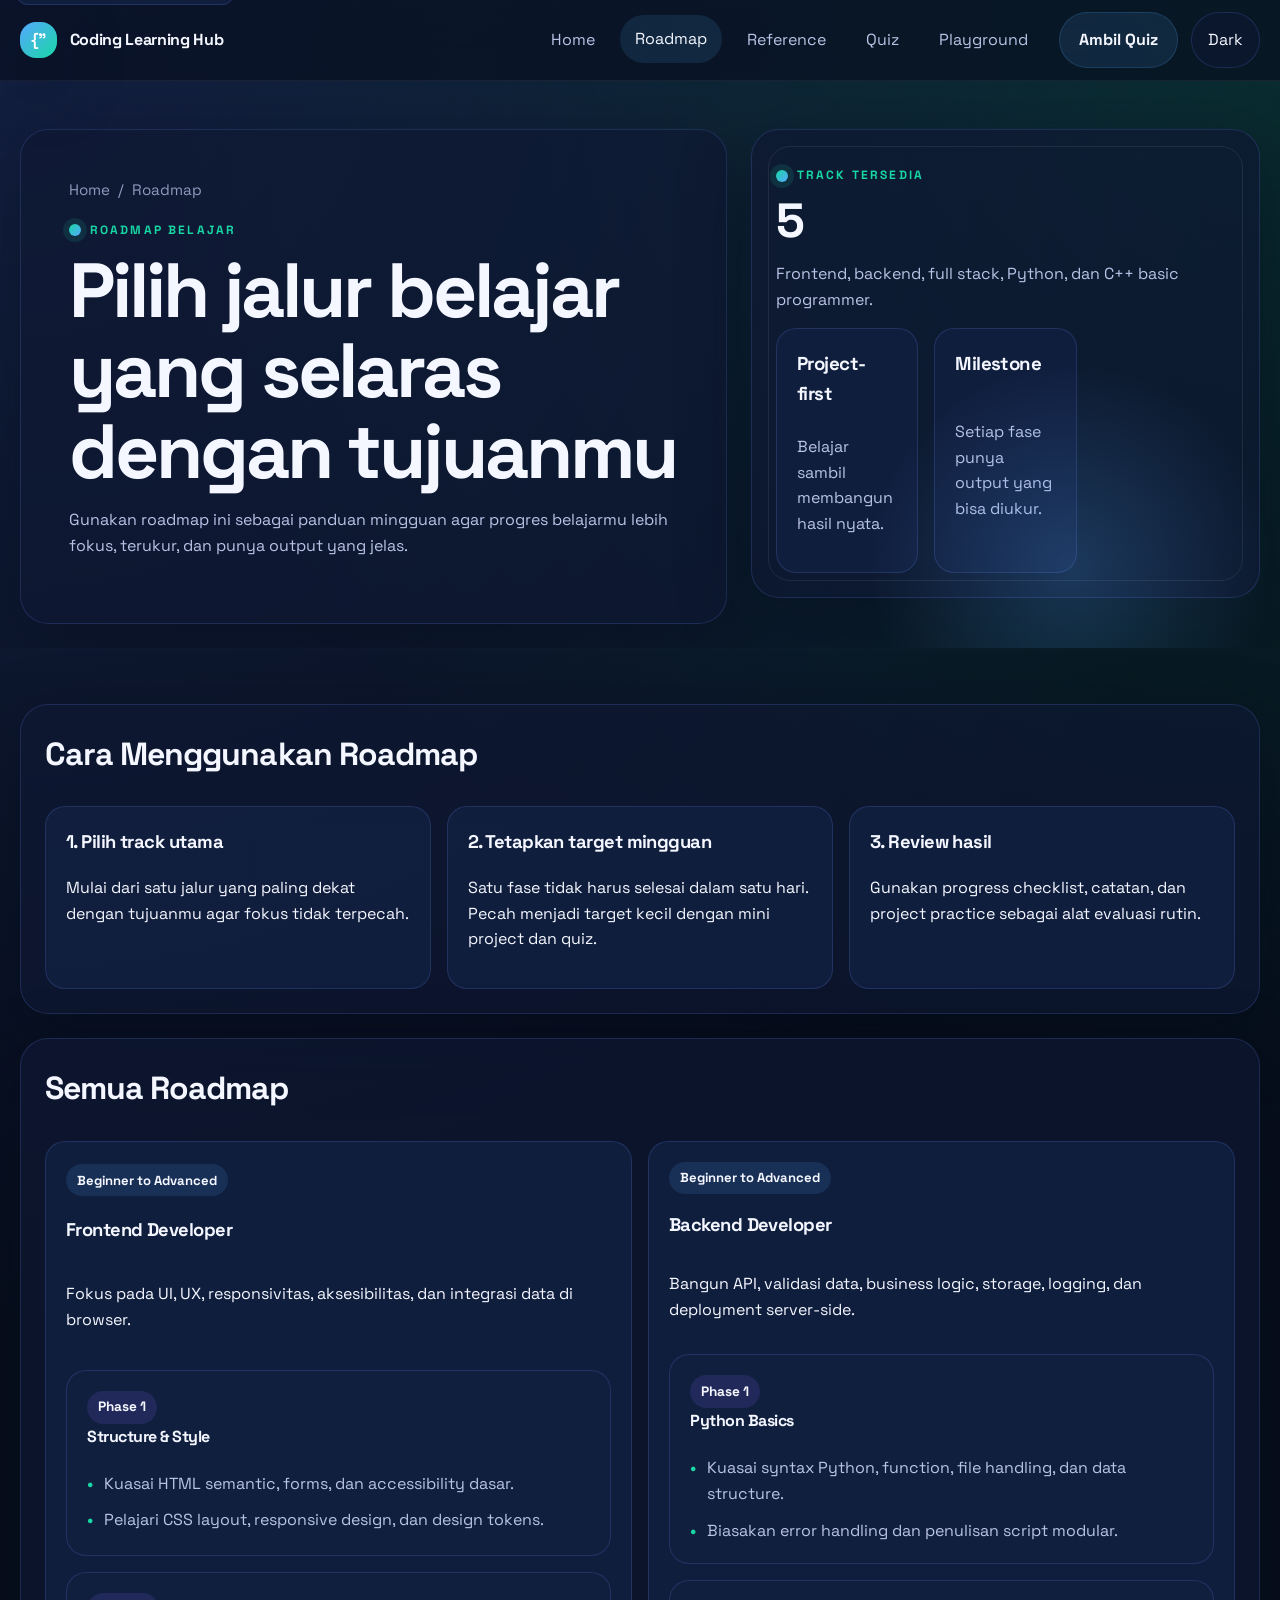
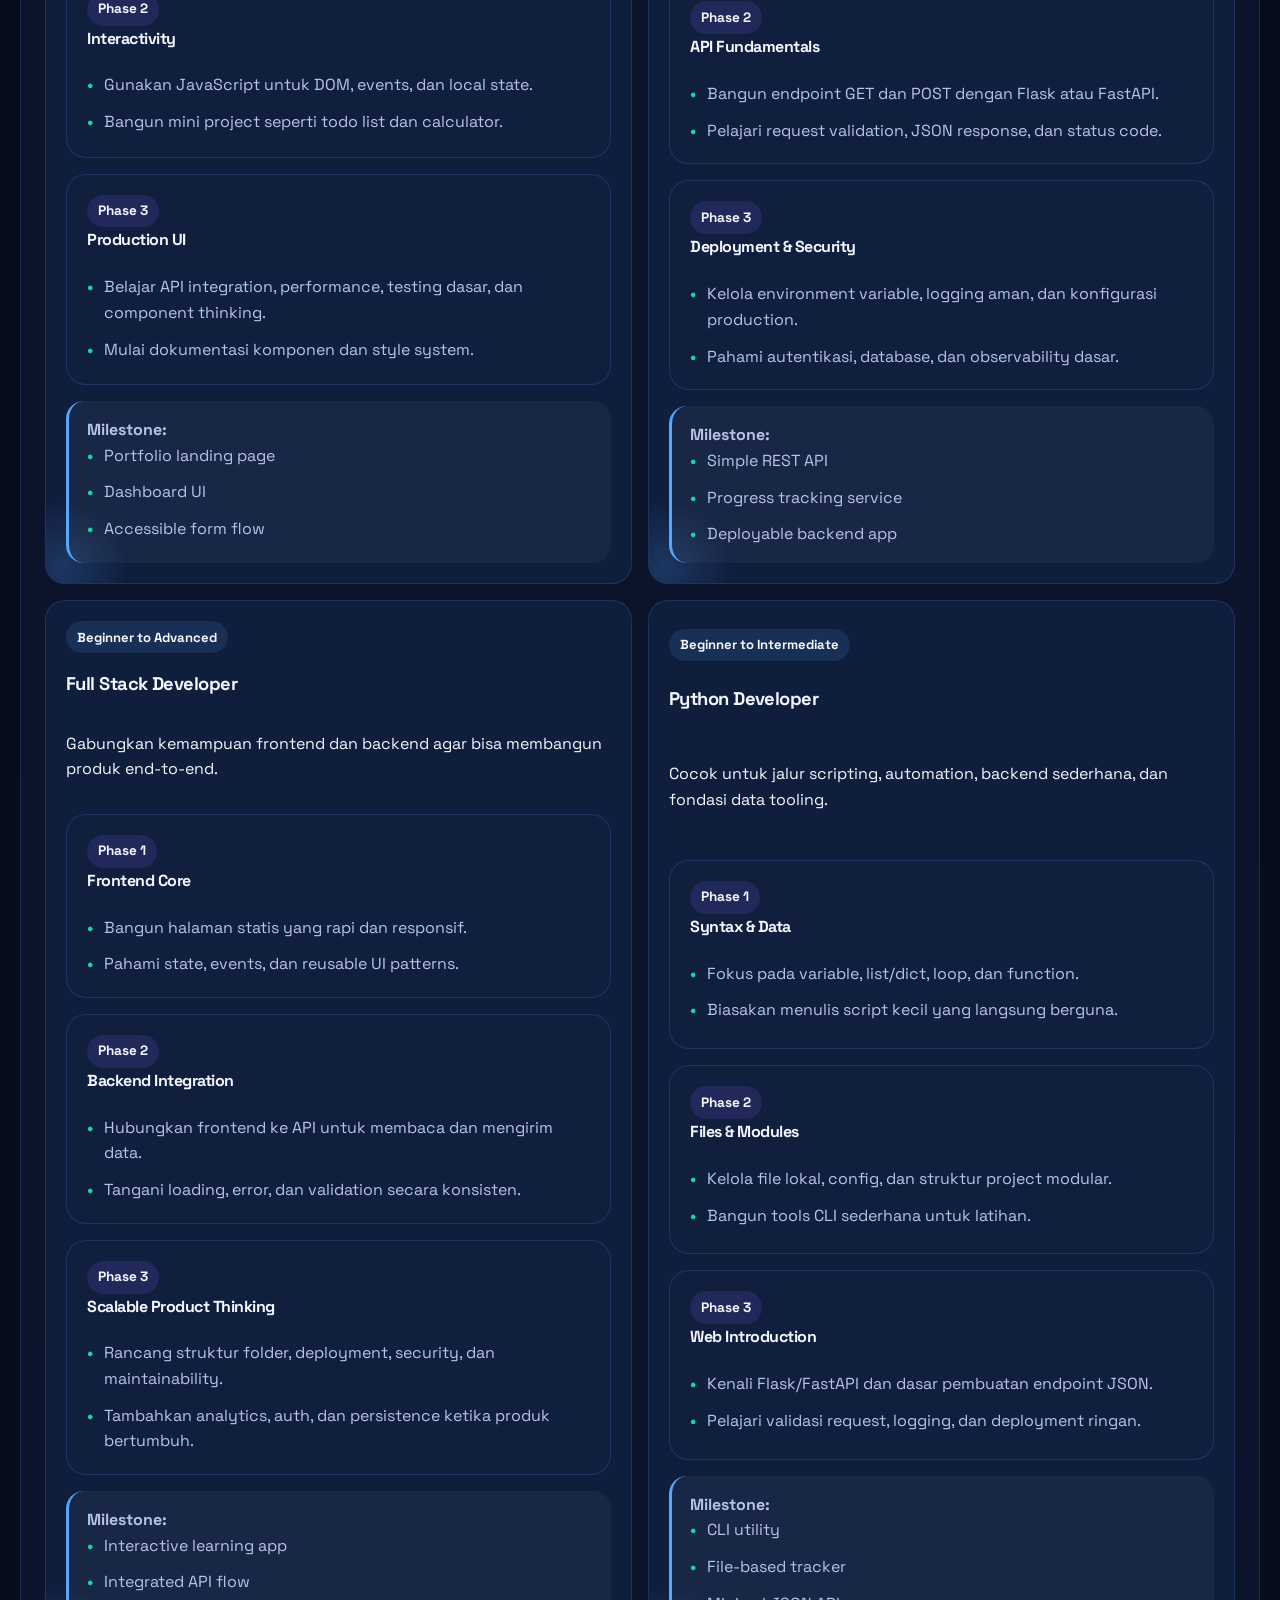
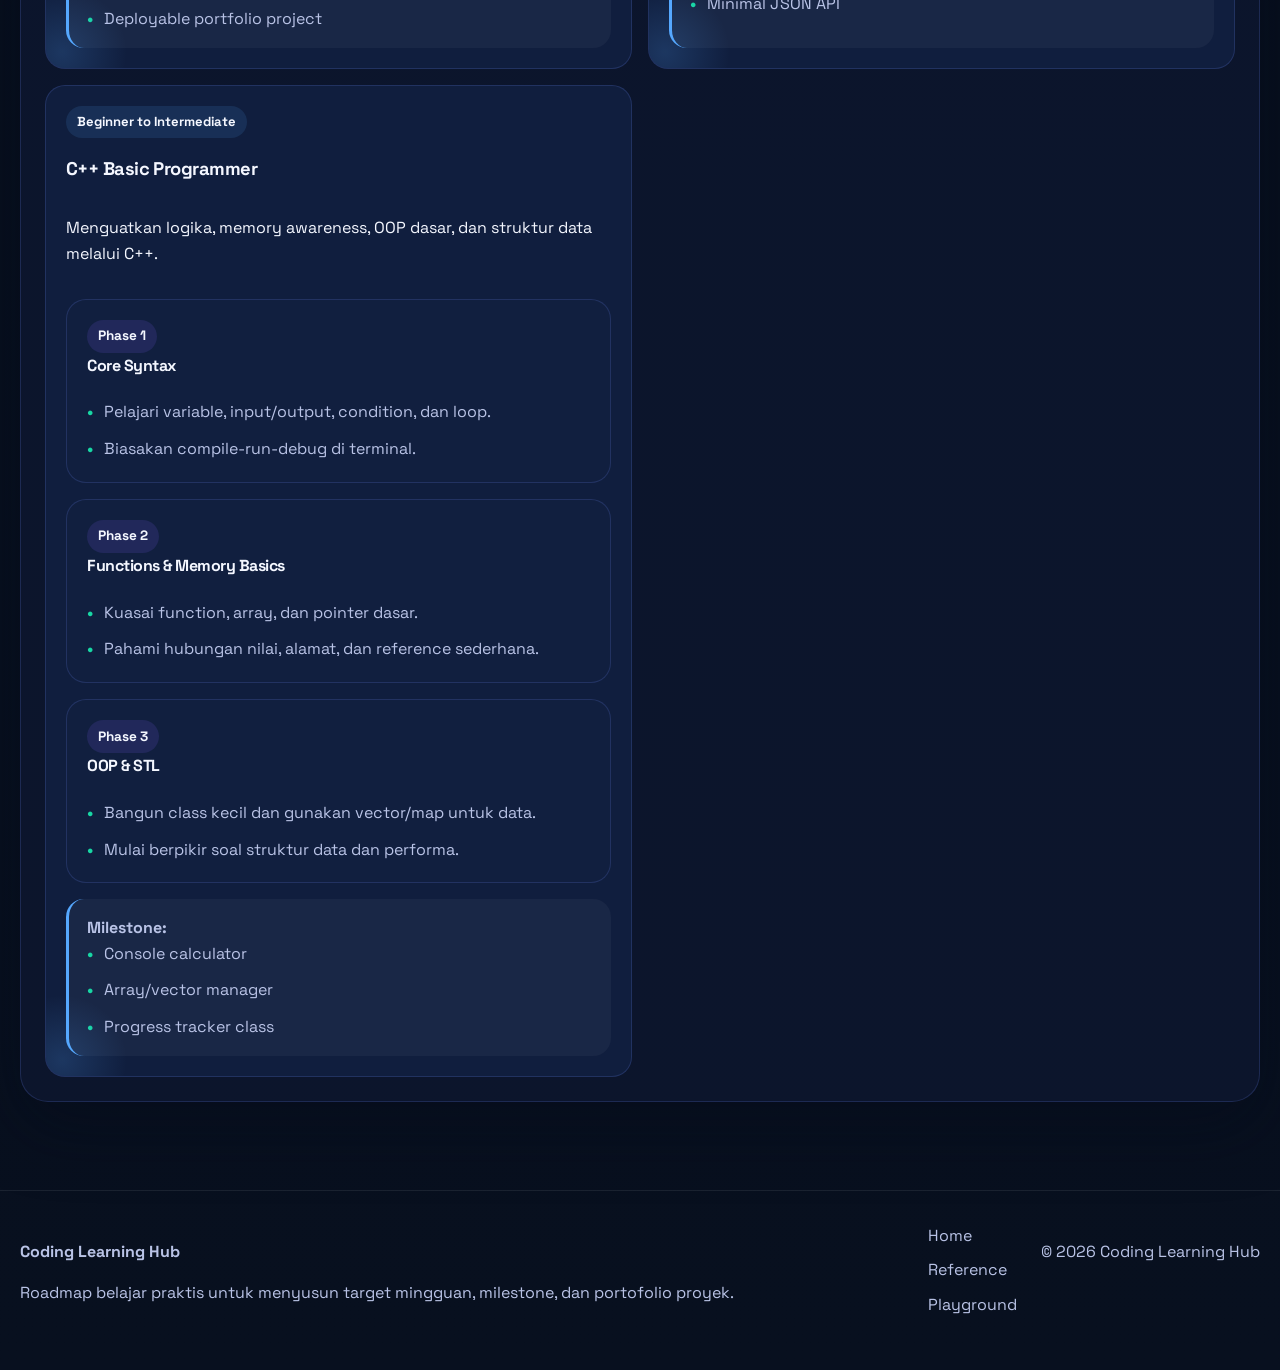
<file: coding-learning-hub/pages/roadmap.html>
<!DOCTYPE html>
<html lang="id">
<head>
  <meta charset="UTF-8">
  <meta name="viewport" content="width=device-width, initial-scale=1.0">
  <meta name="description" content="Roadmap belajar coding untuk frontend, backend, full stack, Python, dan C++.">
  <meta name="theme-color" content="#0b1020">
  <title>Roadmap Belajar | Coding Learning Hub</title>
  <link rel="preconnect" href="https://fonts.googleapis.com">
  <link rel="preconnect" href="https://fonts.gstatic.com" crossorigin>
  <link href="https://fonts.googleapis.com/css2?family=JetBrains+Mono:wght@400;600&family=Space+Grotesk:wght@400;500;700&display=swap" rel="stylesheet">
  <link rel="manifest" href="../manifest.webmanifest">
  <link rel="stylesheet" href="../assets/css/main.css">
  <link rel="stylesheet" href="../assets/css/components.css">
  <link rel="stylesheet" href="../assets/css/responsive.css">
</head>
<body data-page="roadmap">
  <a class="skip-link" href="#main-content">Lewati ke konten utama</a>
  <div class="site-shell">
    <header class="site-header">
      <div class="container navbar">
        <a class="brand" href="../index.html">
          <span class="brand-mark">{"</span>
          <span>Coding Learning Hub</span>
        </a>
        <button class="nav-toggle" type="button" aria-expanded="false" aria-controls="primary-nav">
          <span></span>
          <span></span>
          <span></span>
        </button>
        <nav class="primary-nav" id="primary-nav" aria-label="Navigasi utama">
          <a data-nav="home" href="../index.html">Home</a>
          <a data-nav="roadmap" href="roadmap.html">Roadmap</a>
          <a data-nav="reference" href="reference.html">Reference</a>
          <a data-nav="quiz" href="quiz.html">Quiz</a>
          <a data-nav="playground" href="playground.html">Playground</a>
        </nav>
        <div class="nav-actions">
          <a class="button button-secondary" href="quiz.html">Ambil Quiz</a>
          <button class="theme-toggle" type="button" aria-label="Ganti mode tema">Mode</button>
        </div>
      </div>
    </header>

    <main id="main-content" class="page-main">
      <section class="hero hero-page">
        <div class="container hero-page-inner">
          <div class="page-hero-copy">
            <nav class="breadcrumb" id="breadcrumbTrail" aria-label="Breadcrumb"></nav>
            <div id="roadmapHero"></div>
          </div>
          <div class="hero-panel hero-panel-compact" id="roadmapHeroPanel"></div>
        </div>
      </section>

      <section class="section">
        <div class="container page-content page-content-full">
          <section class="content-block" id="roadmapOverview"></section>
          <section class="content-block" id="roadmapGrid"></section>
        </div>
      </section>
    </main>

    <footer class="site-footer">
      <div class="container footer-layout">
        <div>
          <p class="footer-title">Coding Learning Hub</p>
          <p>Roadmap belajar praktis untuk menyusun target mingguan, milestone, dan portofolio proyek.</p>
        </div>
        <div class="footer-links">
          <a href="../index.html">Home</a>
          <a href="reference.html">Reference</a>
          <a href="playground.html">Playground</a>
        </div>
        <p class="footer-meta">© <span class="current-year"></span> Coding Learning Hub</p>
      </div>
    </footer>
  </div>

  <script src="../assets/js/data.js" defer></script>
  <script src="../assets/js/progress.js" defer></script>
  <script src="../assets/js/app.js" defer></script>
  <script src="../assets/js/pwa.js" defer></script>
</body>
</html>
</file>
<file: coding-learning-hub/frontend/css/styles.css>
:root {
  color-scheme: dark;
  --bg: #0d1117;
  --surface: #151b23;
  --surface-2: #1f2630;
  --line: #303845;
  --text: #eef3f8;
  --muted: #a8b3c1;
  --primary: #28c2a0;
  --primary-2: #4f9cff;
  --warning: #f4bd50;
  --danger: #f87171;
  --radius: 8px;
  --shadow: 0 16px 48px rgba(0, 0, 0, 0.28);
}

:root[data-theme="light"] {
  color-scheme: light;
  --bg: #f6f8fb;
  --surface: #ffffff;
  --surface-2: #eef3f7;
  --line: #dbe3ec;
  --text: #111827;
  --muted: #526071;
  --shadow: 0 16px 40px rgba(31, 41, 55, 0.12);
}

* { box-sizing: border-box; }

body {
  margin: 0;
  font-family: ui-sans-serif, system-ui, -apple-system, BlinkMacSystemFont, "Segoe UI", sans-serif;
  background: var(--bg);
  color: var(--text);
  line-height: 1.55;
}

button, input, select, textarea { font: inherit; }
a { color: inherit; text-decoration: none; }
textarea { resize: vertical; min-height: 150px; }

.skip-link {
  position: absolute;
  left: 16px;
  top: -48px;
  background: var(--surface);
  border: 1px solid var(--line);
  padding: 10px 12px;
  border-radius: var(--radius);
}

.skip-link:focus { top: 16px; z-index: 20; }

.app-header {
  position: sticky;
  top: 0;
  z-index: 10;
  display: grid;
  grid-template-columns: auto 1fr auto;
  align-items: center;
  gap: 20px;
  min-height: 72px;
  padding: 0 28px;
  background: color-mix(in srgb, var(--bg) 88%, transparent);
  border-bottom: 1px solid var(--line);
  backdrop-filter: blur(14px);
}

.brand {
  display: inline-flex;
  align-items: center;
  gap: 10px;
  font-weight: 800;
}

.brand-icon {
  display: grid;
  place-items: center;
  width: 34px;
  height: 34px;
  border-radius: var(--radius);
  background: var(--primary);
  color: #04100d;
}

.nav {
  display: flex;
  flex-wrap: wrap;
  gap: 6px;
  justify-content: center;
}

.nav a,
.icon-button,
.button {
  border: 1px solid var(--line);
  background: var(--surface);
  color: var(--text);
  border-radius: var(--radius);
}

.nav a {
  padding: 8px 10px;
  color: var(--muted);
}

.nav a:hover { color: var(--text); border-color: var(--primary); }

.icon-button {
  width: 40px;
  height: 40px;
  display: grid;
  place-items: center;
  cursor: pointer;
}

.hero-band {
  display: grid;
  grid-template-columns: minmax(0, 1.25fr) minmax(320px, 0.75fr);
  gap: 24px;
  padding: 56px 28px 32px;
  max-width: 1240px;
  margin: 0 auto;
}

.hero-content h1 {
  max-width: 900px;
  margin: 8px 0 16px;
  font-size: 48px;
  line-height: 1.08;
  letter-spacing: 0;
}

.hero-content p { max-width: 760px; color: var(--muted); }
.eyebrow { margin: 0; color: var(--primary); font-weight: 800; text-transform: uppercase; font-size: 12px; letter-spacing: 0.12em; }

.hero-actions,
.button-row {
  display: flex;
  flex-wrap: wrap;
  gap: 10px;
  margin-top: 20px;
}

.button {
  display: inline-flex;
  align-items: center;
  justify-content: center;
  min-height: 40px;
  padding: 10px 14px;
  cursor: pointer;
  font-weight: 700;
}

.button.primary { background: var(--primary); color: #051612; border-color: var(--primary); }
.button.secondary { background: var(--surface-2); }

.hero-terminal,
.panel,
.toolbar-band,
.playground {
  background: var(--surface);
  border: 1px solid var(--line);
  border-radius: var(--radius);
  box-shadow: var(--shadow);
}

.hero-terminal {
  align-self: stretch;
  padding: 18px;
}

.terminal-bar { display: flex; gap: 8px; margin-bottom: 16px; }
.terminal-bar span { width: 12px; height: 12px; border-radius: 50%; background: var(--line); }
pre, code { font-family: ui-monospace, SFMono-Regular, Consolas, "Liberation Mono", monospace; }
pre { overflow: auto; margin: 0; color: #b7f7e5; }

.stats-grid,
.section,
.toolbar-band {
  max-width: 1240px;
  margin: 0 auto;
}

.stats-grid {
  display: grid;
  grid-template-columns: repeat(4, minmax(0, 1fr));
  gap: 12px;
  padding: 0 28px 28px;
}

.stat-card,
.roadmap-card,
.reference-item,
.project-card,
.quiz-card {
  background: var(--surface);
  border: 1px solid var(--line);
  border-radius: var(--radius);
  padding: 16px;
}

.stat-value { font-size: 30px; font-weight: 850; margin: 4px 0; }
.muted { color: var(--muted); }

.toolbar-band {
  display: grid;
  grid-template-columns: 1.7fr 1fr 1fr;
  gap: 12px;
  padding: 16px;
}

label { display: grid; gap: 6px; color: var(--muted); font-weight: 700; }
input, select, textarea {
  width: 100%;
  border: 1px solid var(--line);
  border-radius: var(--radius);
  background: var(--surface-2);
  color: var(--text);
  padding: 10px 12px;
}

.section { padding: 34px 28px; }
.section-heading { margin-bottom: 18px; }
.section-heading h2 { margin: 4px 0 0; font-size: 30px; line-height: 1.18; letter-spacing: 0; }
.section-heading.compact h2 { font-size: 24px; }

.roadmap-grid,
.project-grid {
  display: grid;
  grid-template-columns: repeat(3, minmax(0, 1fr));
  gap: 14px;
}

.two-column {
  display: grid;
  grid-template-columns: minmax(0, 1fr) minmax(0, 1fr);
  gap: 16px;
}

.panel { padding: 18px; }
.roadmap-card { display: grid; gap: 12px; }
.roadmap-card h3, .project-card h3, .reference-item h3 { margin: 0; font-size: 20px; }
.badge-row { display: flex; flex-wrap: wrap; gap: 8px; }
.badge {
  display: inline-flex;
  align-items: center;
  min-height: 26px;
  padding: 4px 8px;
  border: 1px solid var(--line);
  border-radius: var(--radius);
  color: var(--muted);
  font-size: 13px;
  font-weight: 700;
}

.progress {
  height: 9px;
  border-radius: 999px;
  background: var(--surface-2);
  overflow: hidden;
}

.progress span {
  display: block;
  height: 100%;
  background: linear-gradient(90deg, var(--primary), var(--primary-2));
}

.topic-list,
.check-list {
  list-style: none;
  padding: 0;
  margin: 0;
  display: grid;
  gap: 8px;
}

.topic-list li,
.check-list li {
  display: flex;
  gap: 8px;
  align-items: flex-start;
  color: var(--muted);
}

.reference-list { display: grid; gap: 10px; max-height: 760px; overflow: auto; padding-right: 4px; }
.reference-item pre { background: var(--surface-2); padding: 10px; border-radius: var(--radius); color: var(--text); }

.quiz-options { display: grid; gap: 8px; margin: 12px 0; }
.quiz-options label { color: var(--text); font-weight: 600; grid-template-columns: auto 1fr; align-items: start; }
.feedback { padding: 10px; background: var(--surface-2); border-radius: var(--radius); color: var(--muted); }

.playground {
  display: grid;
  grid-template-columns: minmax(300px, 0.9fr) minmax(0, 1.1fr);
  gap: 16px;
  padding: 16px;
}

.editor-stack { display: grid; gap: 10px; }
#previewFrame {
  width: 100%;
  min-height: 620px;
  background: #fff;
  border: 1px solid var(--line);
  border-radius: var(--radius);
}

.project-card { display: grid; gap: 10px; }
.footer {
  display: flex;
  justify-content: space-between;
  gap: 18px;
  padding: 28px;
  border-top: 1px solid var(--line);
  color: var(--muted);
}

.modal {
  width: min(760px, calc(100% - 32px));
  border: 1px solid var(--line);
  border-radius: var(--radius);
  background: var(--surface);
  color: var(--text);
  padding: 22px;
}

.modal::backdrop { background: rgba(0, 0, 0, 0.65); }
.modal-close { float: right; }

@media (max-width: 980px) {
  .app-header { grid-template-columns: 1fr auto; }
  .nav { grid-column: 1 / -1; justify-content: flex-start; }
  .hero-band, .playground, .two-column { grid-template-columns: 1fr; }
  .stats-grid, .roadmap-grid, .project-grid { grid-template-columns: repeat(2, minmax(0, 1fr)); }
  .toolbar-band { grid-template-columns: 1fr; }
  .hero-content h1 { font-size: 36px; }
}

@media (max-width: 640px) {
  .app-header, .hero-band, .section, .toolbar-band, .footer { padding-left: 16px; padding-right: 16px; }
  .stats-grid, .roadmap-grid, .project-grid { grid-template-columns: 1fr; }
  .hero-content h1 { font-size: 30px; }
  .footer { flex-direction: column; }
}
</file>
<file: coding-learning-hub/assets/css/main.css>
:root {
  color-scheme: dark;
  --font-sans: "Space Grotesk", "Segoe UI", sans-serif;
  --font-mono: "JetBrains Mono", "Consolas", monospace;
  --bg: #08101f;
  --bg-soft: rgba(10, 18, 38, 0.82);
  --bg-elevated: rgba(16, 28, 57, 0.9);
  --surface: rgba(14, 24, 50, 0.72);
  --surface-strong: rgba(18, 32, 64, 0.92);
  --surface-border: rgba(110, 141, 255, 0.18);
  --text: #f4f7ff;
  --text-muted: #b9c3e6;
  --text-soft: #8f9abe;
  --primary: #55a8ff;
  --primary-strong: #3275ff;
  --secondary: #7f5eff;
  --accent: #18d7a4;
  --warning: #ffbb54;
  --danger: #ff7676;
  --shadow: 0 24px 70px rgba(5, 11, 27, 0.45);
  --radius-lg: 28px;
  --radius-md: 20px;
  --radius-sm: 14px;
  --max-width: 1240px;
  --transition: 180ms ease;
}

:root[data-theme="light"] {
  color-scheme: light;
  --bg: #f3f7ff;
  --bg-soft: rgba(255, 255, 255, 0.86);
  --bg-elevated: rgba(255, 255, 255, 0.95);
  --surface: rgba(255, 255, 255, 0.9);
  --surface-strong: rgba(255, 255, 255, 0.98);
  --surface-border: rgba(58, 93, 201, 0.12);
  --text: #0d1a36;
  --text-muted: #42517a;
  --text-soft: #6a789f;
  --primary: #1766ff;
  --primary-strong: #0d4fd2;
  --secondary: #5d4efc;
  --accent: #0aa57d;
  --warning: #c77715;
  --danger: #c73b51;
  --shadow: 0 24px 60px rgba(38, 68, 120, 0.18);
}

*,
*::before,
*::after {
  box-sizing: border-box;
}

html {
  scroll-behavior: smooth;
}

body {
  margin: 0;
  min-height: 100vh;
  font-family: var(--font-sans);
  background:
    radial-gradient(circle at top left, rgba(80, 127, 255, 0.18), transparent 28%),
    radial-gradient(circle at top right, rgba(24, 215, 164, 0.16), transparent 24%),
    linear-gradient(180deg, rgba(6, 12, 25, 0.98), var(--bg));
  color: var(--text);
  line-height: 1.6;
}

:root[data-theme="light"] body {
  background:
    radial-gradient(circle at top left, rgba(84, 143, 255, 0.18), transparent 28%),
    radial-gradient(circle at top right, rgba(18, 181, 141, 0.13), transparent 24%),
    linear-gradient(180deg, rgba(243, 247, 255, 0.98), var(--bg));
}

img {
  max-width: 100%;
  display: block;
}

a {
  color: inherit;
  text-decoration: none;
}

button,
input,
select,
textarea {
  font: inherit;
}

button {
  cursor: pointer;
}

pre,
code {
  font-family: var(--font-mono);
}

::selection {
  background: rgba(85, 168, 255, 0.35);
}

.site-shell {
  position: relative;
  isolation: isolate;
}

.site-shell::before {
  content: "";
  position: fixed;
  inset: 0;
  background-image: linear-gradient(rgba(255, 255, 255, 0.025) 1px, transparent 1px),
    linear-gradient(90deg, rgba(255, 255, 255, 0.025) 1px, transparent 1px);
  background-size: 46px 46px;
  pointer-events: none;
  mask-image: linear-gradient(180deg, rgba(0, 0, 0, 0.35), rgba(0, 0, 0, 0));
}

.container {
  width: min(calc(100% - 2rem), var(--max-width));
  margin: 0 auto;
}

.section {
  padding: 3.5rem 0;
}

.section-emphasis {
  background: linear-gradient(180deg, rgba(31, 48, 102, 0.12), rgba(8, 16, 31, 0));
}

:root[data-theme="light"] .section-emphasis {
  background: linear-gradient(180deg, rgba(83, 137, 255, 0.08), rgba(243, 247, 255, 0));
}

.section-cta {
  padding-bottom: 5rem;
}

.section-heading {
  display: flex;
  justify-content: space-between;
  gap: 2rem;
  align-items: end;
  margin-bottom: 1.75rem;
}

.section-heading h2,
.hero-copy h1,
.page-hero-copy h1 {
  margin: 0.35rem 0 0;
  line-height: 1.05;
  letter-spacing: -0.04em;
}

.hero-copy h1,
.page-hero-copy h1 {
  font-size: clamp(2.6rem, 6vw, 5.2rem);
}

.section-heading h2 {
  font-size: clamp(1.9rem, 3.5vw, 3rem);
}

.section-heading p,
.hero-copy p,
.page-hero-copy p,
.content-block > p,
.footer-layout p {
  color: var(--text-muted);
}

.section-kicker,
.eyebrow {
  display: inline-flex;
  align-items: center;
  gap: 0.55rem;
  color: var(--accent);
  text-transform: uppercase;
  letter-spacing: 0.18em;
  font-size: 0.75rem;
  font-weight: 700;
}

.section-kicker::before,
.eyebrow::before {
  content: "";
  width: 0.75rem;
  height: 0.75rem;
  border-radius: 999px;
  background: linear-gradient(135deg, var(--accent), var(--primary));
  box-shadow: 0 0 0 6px rgba(24, 215, 164, 0.12);
}

.site-header {
  position: sticky;
  top: 0;
  z-index: 50;
  backdrop-filter: blur(18px);
  background: rgba(8, 16, 31, 0.68);
  border-bottom: 1px solid rgba(255, 255, 255, 0.06);
}

:root[data-theme="light"] .site-header {
  background: rgba(243, 247, 255, 0.82);
  border-color: rgba(58, 93, 201, 0.1);
}

.navbar {
  display: flex;
  align-items: center;
  gap: 1rem;
  min-height: 5rem;
}

.brand {
  display: inline-flex;
  align-items: center;
  gap: 0.8rem;
  font-weight: 700;
  letter-spacing: -0.02em;
  flex-shrink: 0;
}

.brand-mark {
  display: inline-grid;
  place-items: center;
  width: 2.3rem;
  height: 2.3rem;
  border-radius: 16px;
  background: linear-gradient(135deg, var(--primary), var(--accent));
  color: #fff;
  box-shadow: var(--shadow);
}

.primary-nav {
  display: flex;
  align-items: center;
  gap: 0.6rem;
  margin-left: auto;
}

.primary-nav a {
  padding: 0.7rem 0.95rem;
  border-radius: 999px;
  color: var(--text-muted);
  transition: background var(--transition), color var(--transition), transform var(--transition);
}

.primary-nav a:hover,
.primary-nav a[aria-current="page"] {
  color: var(--text);
  background: rgba(85, 168, 255, 0.12);
  transform: translateY(-1px);
}

.nav-actions {
  display: flex;
  gap: 0.8rem;
  align-items: center;
}

.nav-toggle {
  display: none;
  flex-direction: column;
  gap: 0.25rem;
  width: 2.8rem;
  height: 2.8rem;
  padding: 0.65rem;
  border: 1px solid var(--surface-border);
  border-radius: 16px;
  background: var(--surface);
}

.nav-toggle span {
  width: 100%;
  height: 2px;
  border-radius: 999px;
  background: var(--text);
}

.button {
  display: inline-flex;
  justify-content: center;
  align-items: center;
  gap: 0.55rem;
  padding: 0.9rem 1.2rem;
  border-radius: 999px;
  border: 1px solid transparent;
  font-weight: 700;
  transition: transform var(--transition), box-shadow var(--transition), background var(--transition);
}

.button:hover {
  transform: translateY(-1px);
}

.button-primary {
  background: linear-gradient(135deg, var(--primary), var(--secondary));
  color: #fff;
  box-shadow: var(--shadow);
}

.button-secondary {
  background: rgba(85, 168, 255, 0.12);
  border-color: rgba(85, 168, 255, 0.18);
  color: var(--text);
}

.button-ghost {
  background: transparent;
  border-color: var(--surface-border);
  color: var(--text-muted);
}

.theme-toggle {
  min-width: 4.25rem;
  padding: 0.9rem 1rem;
  border-radius: 999px;
  border: 1px solid var(--surface-border);
  background: var(--surface);
  color: var(--text);
}

.hero {
  position: relative;
  overflow: clip;
}

.hero::after {
  content: "";
  position: absolute;
  inset: auto 0 -8rem auto;
  width: min(40vw, 420px);
  aspect-ratio: 1;
  border-radius: 50%;
  background: radial-gradient(circle, rgba(85, 168, 255, 0.22), transparent 68%);
  pointer-events: none;
}

.hero-layout,
.hero-page-inner {
  display: grid;
  grid-template-columns: 1.25fr 0.9fr;
  gap: 1.5rem;
  align-items: stretch;
  padding: 3rem 0 1.5rem;
}

.hero-home {
  padding-top: 1.25rem;
}

.hero-copy,
.page-hero-copy,
.hero-panel,
.content-block,
.cta-card,
.page-sidebar {
  background: var(--surface);
  border: 1px solid var(--surface-border);
  border-radius: var(--radius-lg);
  box-shadow: var(--shadow);
}

.hero-copy,
.page-hero-copy {
  padding: clamp(1.5rem, 4vw, 3rem);
}

.hero-copy p,
.page-hero-copy p {
  max-width: 62ch;
}

.hero-actions,
.cta-actions {
  display: flex;
  flex-wrap: wrap;
  gap: 0.9rem;
  margin-top: 1.75rem;
}

.hero-panel {
  padding: 1.5rem;
  position: relative;
  overflow: hidden;
}

.hero-panel::before {
  content: "";
  position: absolute;
  inset: 1rem;
  border-radius: 22px;
  border: 1px solid rgba(255, 255, 255, 0.08);
  pointer-events: none;
}

.hero-panel-compact {
  align-self: start;
}

.page-main {
  padding-bottom: 2rem;
}

.page-layout {
  display: grid;
  grid-template-columns: 300px 1fr;
  gap: 1.5rem;
}

.page-content {
  display: grid;
  gap: 1.5rem;
}

.page-content-full {
  grid-template-columns: 1fr;
}

.page-sidebar {
  padding: 1.5rem;
  position: sticky;
  top: 6.4rem;
  align-self: start;
}

.content-block,
.cta-card {
  padding: 1.5rem;
}

.content-block h2,
.content-block h3,
.content-block h4 {
  margin-top: 0;
  letter-spacing: -0.03em;
}

.content-block h2 {
  font-size: clamp(1.55rem, 2.5vw, 2rem);
}

.content-block h3 {
  font-size: 1.15rem;
}

.site-footer {
  border-top: 1px solid rgba(255, 255, 255, 0.08);
  padding: 2rem 0 3rem;
}

:root[data-theme="light"] .site-footer {
  border-color: rgba(58, 93, 201, 0.12);
}

.footer-layout {
  display: grid;
  grid-template-columns: 1.5fr auto auto;
  gap: 1.5rem;
  align-items: start;
}

.footer-title {
  font-weight: 700;
  margin-bottom: 0.25rem;
}

.footer-links {
  display: grid;
  gap: 0.55rem;
}

.footer-links a {
  color: var(--text-muted);
}

.footer-links a:hover {
  color: var(--text);
}

.footer-meta {
  color: var(--text-soft);
  text-align: right;
}

.skip-link {
  position: absolute;
  left: 1rem;
  top: -3rem;
  z-index: 100;
  padding: 0.8rem 1rem;
  background: var(--surface-strong);
  border-radius: 12px;
  border: 1px solid var(--surface-border);
}

.skip-link:focus {
  top: 1rem;
}

.field {
  display: grid;
  gap: 0.55rem;
  min-width: 0;
}

.field span {
  color: var(--text-muted);
  font-size: 0.95rem;
  font-weight: 600;
}

input,
select,
textarea {
  width: 100%;
  border-radius: 16px;
  border: 1px solid var(--surface-border);
  padding: 0.9rem 1rem;
  background: var(--bg-elevated);
  color: var(--text);
  transition: border-color var(--transition), box-shadow var(--transition);
}

input:focus,
select:focus,
textarea:focus,
button:focus-visible,
a:focus-visible {
  outline: none;
  border-color: rgba(85, 168, 255, 0.45);
  box-shadow: 0 0 0 4px rgba(85, 168, 255, 0.14);
}

textarea {
  resize: vertical;
  min-height: 180px;
}

.filter-panel {
  display: grid;
  grid-template-columns: minmax(0, 2fr) repeat(2, minmax(180px, 1fr));
  gap: 1rem;
  margin-bottom: 1.5rem;
}

.breadcrumb {
  display: flex;
  flex-wrap: wrap;
  gap: 0.5rem;
  font-size: 0.95rem;
  color: var(--text-soft);
  margin-bottom: 1rem;
}

.breadcrumb a:hover {
  color: var(--text);
}

.breadcrumb span::after {
  content: "/";
  margin-left: 0.5rem;
  color: var(--text-soft);
}

.breadcrumb span:last-child::after {
  content: none;
}

.muted {
  color: var(--text-muted);
}

.text-soft {
  color: var(--text-soft);
}

.sr-only {
  position: absolute;
  width: 1px;
  height: 1px;
  padding: 0;
  margin: -1px;
  overflow: hidden;
  clip: rect(0, 0, 0, 0);
  border: 0;
}

.empty-state {
  display: grid;
  place-items: center;
  text-align: center;
  min-height: 180px;
  border: 1px dashed var(--surface-border);
  border-radius: var(--radius-md);
  color: var(--text-muted);
  padding: 1.5rem;
}

@media (prefers-reduced-motion: reduce) {
  html {
    scroll-behavior: auto;
  }

  *,
  *::before,
  *::after {
    transition: none !important;
    animation: none !important;
  }
}
</file>
<file: coding-learning-hub/assets/css/components.css>
.feature-grid,
.card-grid,
.stats-grid,
.catalog-grid,
.project-groups,
.roadmap-preview,
.reference-grid,
.quiz-grid,
.concept-grid,
.exercise-grid,
.timeline-grid {
  display: grid;
  gap: 1rem;
}

.feature-grid {
  grid-template-columns: repeat(3, minmax(0, 1fr));
}

.card-grid-modules,
.catalog-grid,
.reference-grid {
  grid-template-columns: repeat(3, minmax(0, 1fr));
}

.stats-grid,
.roadmap-preview {
  grid-template-columns: repeat(4, minmax(0, 1fr));
}

.project-groups,
.timeline-grid {
  grid-template-columns: repeat(2, minmax(0, 1fr));
}

.concept-grid,
.exercise-grid,
.quiz-grid {
  grid-template-columns: repeat(2, minmax(0, 1fr));
}

.card,
.stat-card,
.module-card,
.catalog-card,
.project-card,
.roadmap-card,
.reference-card,
.concept-card,
.exercise-card,
.timeline-card,
.quiz-card,
.panel,
.sidebar-panel {
  background: var(--surface-strong);
  border: 1px solid var(--surface-border);
  border-radius: var(--radius-md);
  padding: 1.25rem;
}

.module-card,
.catalog-card,
.reference-card,
.project-card,
.roadmap-card,
.concept-card,
.exercise-card,
.timeline-card,
.quiz-card {
  position: relative;
  overflow: hidden;
}

.module-card::after,
.catalog-card::after,
.reference-card::after,
.project-card::after,
.roadmap-card::after,
.concept-card::after,
.exercise-card::after,
.timeline-card::after {
  content: "";
  position: absolute;
  inset: auto auto -3rem -3rem;
  width: 8rem;
  aspect-ratio: 1;
  border-radius: 50%;
  background: radial-gradient(circle, rgba(85, 168, 255, 0.18), transparent 72%);
  pointer-events: none;
}

.feature-card {
  display: grid;
  gap: 0.8rem;
}

.feature-icon,
.stat-icon,
.module-icon {
  display: inline-grid;
  place-items: center;
  width: 3rem;
  height: 3rem;
  border-radius: 18px;
  background: linear-gradient(135deg, rgba(85, 168, 255, 0.18), rgba(24, 215, 164, 0.18));
  color: var(--text);
  font-size: 1.3rem;
}

.feature-card h3,
.module-card h3,
.stat-card h3,
.catalog-card h3,
.project-card h3,
.roadmap-card h3,
.reference-card h3,
.concept-card h3,
.exercise-card h3,
.timeline-card h3,
.quiz-card h3 {
  margin: 0;
  letter-spacing: -0.03em;
}

.meta-row,
.stat-row,
.card-actions,
.tag-row {
  display: flex;
  flex-wrap: wrap;
  gap: 0.6rem;
  align-items: center;
}

.tag,
.badge {
  display: inline-flex;
  align-items: center;
  gap: 0.45rem;
  padding: 0.35rem 0.7rem;
  border-radius: 999px;
  font-size: 0.82rem;
  font-weight: 700;
  background: rgba(85, 168, 255, 0.12);
  color: var(--text);
}

.badge-level-beginner {
  background: rgba(24, 215, 164, 0.18);
}

.badge-level-intermediate {
  background: rgba(85, 168, 255, 0.18);
}

.badge-level-advanced {
  background: rgba(127, 94, 255, 0.18);
}

.stat-card {
  display: grid;
  gap: 0.55rem;
}

.stat-value {
  font-size: clamp(2rem, 4vw, 3rem);
  line-height: 1;
  font-weight: 700;
}

.progress-bar {
  width: 100%;
  height: 0.75rem;
  border-radius: 999px;
  background: rgba(255, 255, 255, 0.08);
  overflow: hidden;
}

.progress-bar span {
  display: block;
  height: 100%;
  border-radius: inherit;
  background: linear-gradient(90deg, var(--accent), var(--primary));
}

.metric-list,
.sidebar-links,
.checklist,
.bullet-list,
.number-list {
  display: grid;
  gap: 0.7rem;
  padding: 0;
  margin: 0;
  list-style: none;
}

.metric-list li,
.bullet-list li,
.number-list li {
  display: flex;
  gap: 0.7rem;
  color: var(--text-muted);
}

.metric-list li::before,
.bullet-list li::before {
  content: "•";
  color: var(--accent);
  font-weight: 700;
}

.number-list {
  counter-reset: steps;
}

.number-list li::before {
  counter-increment: steps;
  content: counter(steps);
  display: inline-grid;
  place-items: center;
  width: 1.6rem;
  height: 1.6rem;
  border-radius: 999px;
  flex-shrink: 0;
  background: rgba(85, 168, 255, 0.14);
  color: var(--text);
  font-size: 0.85rem;
  font-weight: 700;
}

.module-card,
.catalog-card,
.project-card,
.roadmap-card,
.reference-card,
.concept-card,
.exercise-card,
.timeline-card {
  display: grid;
  gap: 0.9rem;
}

.module-card[data-language="html"] {
  border-color: rgba(255, 129, 82, 0.28);
}

.module-card[data-language="css"] {
  border-color: rgba(85, 168, 255, 0.28);
}

.module-card[data-language="javascript"] {
  border-color: rgba(255, 212, 87, 0.28);
}

.module-card[data-language="python"] {
  border-color: rgba(24, 215, 164, 0.28);
}

.module-card[data-language="cpp"] {
  border-color: rgba(127, 94, 255, 0.28);
}

.module-card .module-card-header,
.concept-card .concept-card-header,
.reference-card .reference-card-header {
  display: flex;
  justify-content: space-between;
  gap: 1rem;
  align-items: start;
}

.module-links,
.sidebar-links {
  display: grid;
  gap: 0.5rem;
}

.sidebar-links a {
  padding: 0.75rem 0.95rem;
  border-radius: 16px;
  border: 1px solid transparent;
  color: var(--text-muted);
  transition: background var(--transition), color var(--transition), border-color var(--transition);
}

.sidebar-links a:hover {
  background: rgba(85, 168, 255, 0.1);
  border-color: rgba(85, 168, 255, 0.16);
  color: var(--text);
}

.sidebar-panel {
  margin-top: 1rem;
}

.info-grid,
.mini-grid {
  display: grid;
  grid-template-columns: repeat(3, minmax(0, 1fr));
  gap: 1rem;
}

.code-block,
.output-block {
  border-radius: 18px;
  background: rgba(5, 10, 22, 0.85);
  border: 1px solid rgba(85, 168, 255, 0.18);
  overflow: auto;
}

:root[data-theme="light"] .code-block,
:root[data-theme="light"] .output-block {
  background: rgba(228, 236, 255, 0.7);
  border-color: rgba(58, 93, 201, 0.14);
}

.code-block pre,
.output-block pre {
  margin: 0;
  padding: 1rem 1.1rem;
  color: #d9ebff;
  font-size: 0.92rem;
}

:root[data-theme="light"] .code-block pre,
:root[data-theme="light"] .output-block pre {
  color: #0d1a36;
}

.section-stack {
  display: grid;
  gap: 1rem;
}

.quiz-option {
  display: flex;
  gap: 0.7rem;
  padding: 0.9rem 1rem;
  border-radius: 16px;
  border: 1px solid var(--surface-border);
  background: rgba(255, 255, 255, 0.02);
}

.quiz-option input {
  width: auto;
  margin: 0.2rem 0 0;
}

.quiz-option.correct {
  border-color: rgba(24, 215, 164, 0.35);
  background: rgba(24, 215, 164, 0.12);
}

.quiz-option.incorrect {
  border-color: rgba(255, 118, 118, 0.35);
  background: rgba(255, 118, 118, 0.1);
}

.quiz-feedback {
  margin-top: 0.9rem;
  padding: 0.85rem 1rem;
  border-radius: 16px;
  background: rgba(255, 255, 255, 0.04);
  color: var(--text-muted);
}

.quiz-feedback strong {
  color: var(--text);
}

.quiz-toolbar,
.playground-toolbar,
.inline-actions {
  display: flex;
  flex-wrap: wrap;
  gap: 0.8rem;
  align-items: center;
}

.editor-grid {
  display: grid;
  grid-template-columns: repeat(3, minmax(0, 1fr));
  gap: 1rem;
}

.editor-card {
  display: grid;
  gap: 0.8rem;
}

.preview-frame {
  width: 100%;
  min-height: 360px;
  border: 1px solid var(--surface-border);
  border-radius: 20px;
  background: #fff;
}

.playground-layout {
  display: grid;
  gap: 1.2rem;
}

.native-editor-grid {
  display: grid;
  grid-template-columns: minmax(0, 1fr) 320px;
  gap: 1rem;
}

.status-pill {
  display: inline-flex;
  align-items: center;
  gap: 0.45rem;
  padding: 0.4rem 0.75rem;
  border-radius: 999px;
  font-size: 0.85rem;
  background: rgba(24, 215, 164, 0.14);
  color: var(--text);
}

.status-pill::before {
  content: "";
  width: 0.55rem;
  height: 0.55rem;
  border-radius: 50%;
  background: var(--accent);
}

.timeline-card {
  gap: 1rem;
}

.timeline-phase {
  display: inline-flex;
  align-items: center;
  padding: 0.35rem 0.7rem;
  border-radius: 999px;
  background: rgba(127, 94, 255, 0.14);
  color: var(--text);
  font-size: 0.85rem;
  font-weight: 700;
}

.checklist-item {
  display: flex;
  gap: 0.85rem;
  align-items: start;
  padding: 0.85rem 0.95rem;
  border-radius: 16px;
  background: rgba(255, 255, 255, 0.03);
  border: 1px solid rgba(255, 255, 255, 0.04);
}

.checklist-item input[type="checkbox"] {
  width: 1.1rem;
  height: 1.1rem;
  margin-top: 0.2rem;
}

.checklist-item strong {
  display: block;
}

.cta-card {
  display: flex;
  justify-content: space-between;
  gap: 1.5rem;
  align-items: center;
}

.empty-inline {
  color: var(--text-soft);
  font-style: italic;
}

.reference-meta {
  display: flex;
  flex-wrap: wrap;
  gap: 0.5rem;
}

.pill-group {
  display: flex;
  gap: 0.6rem;
  flex-wrap: wrap;
}

.pill-button {
  border: 1px solid var(--surface-border);
  border-radius: 999px;
  padding: 0.7rem 0.95rem;
  background: transparent;
  color: var(--text-muted);
}

.pill-button.is-active,
.pill-button:hover {
  background: rgba(85, 168, 255, 0.12);
  color: var(--text);
}

.helper-note {
  padding: 1rem 1.1rem;
  border-radius: 18px;
  background: rgba(255, 255, 255, 0.04);
  color: var(--text-muted);
  border-left: 3px solid var(--primary);
}

.mono-inline {
  font-family: var(--font-mono);
  color: var(--text);
}
</file>
<file: coding-learning-hub/assets/css/responsive.css>
@media (max-width: 1100px) {
  .feature-grid,
  .card-grid-modules,
  .catalog-grid,
  .reference-grid,
  .stats-grid,
  .roadmap-preview,
  .project-groups,
  .concept-grid,
  .exercise-grid,
  .timeline-grid,
  .info-grid,
  .mini-grid,
  .editor-grid,
  .native-editor-grid {
    grid-template-columns: repeat(2, minmax(0, 1fr));
  }

  .page-layout,
  .hero-layout,
  .hero-page-inner,
  .footer-layout {
    grid-template-columns: 1fr;
  }

  .footer-meta {
    text-align: left;
  }

  .page-sidebar {
    position: static;
  }
}

@media (max-width: 820px) {
  .navbar {
    flex-wrap: wrap;
    padding: 0.85rem 0;
  }

  .nav-toggle {
    display: inline-flex;
    margin-left: auto;
  }

  .primary-nav {
    display: none;
    width: 100%;
    flex-direction: column;
    align-items: stretch;
    margin-left: 0;
    background: var(--surface);
    border: 1px solid var(--surface-border);
    padding: 0.5rem;
    border-radius: 20px;
    order: 4;
  }

  .primary-nav.is-open {
    display: flex;
  }

  .primary-nav a {
    border-radius: 14px;
  }

  .nav-actions {
    width: 100%;
    justify-content: flex-start;
  }

  .section-heading {
    flex-direction: column;
    align-items: start;
  }

  .filter-panel,
  .editor-grid,
  .native-editor-grid {
    grid-template-columns: 1fr;
  }

  .cta-card {
    flex-direction: column;
    align-items: start;
  }
}

@media (max-width: 640px) {
  .container {
    width: min(calc(100% - 1.2rem), var(--max-width));
  }

  .feature-grid,
  .card-grid-modules,
  .catalog-grid,
  .reference-grid,
  .stats-grid,
  .roadmap-preview,
  .project-groups,
  .concept-grid,
  .exercise-grid,
  .timeline-grid,
  .info-grid,
  .mini-grid {
    grid-template-columns: 1fr;
  }

  .hero-copy,
  .page-hero-copy,
  .content-block,
  .hero-panel,
  .page-sidebar,
  .cta-card {
    padding: 1.2rem;
    border-radius: 22px;
  }

  .section {
    padding: 2.5rem 0;
  }

  .button,
  .theme-toggle {
    width: 100%;
  }

  .hero-actions,
  .cta-actions,
  .playground-toolbar,
  .quiz-toolbar,
  .inline-actions {
    flex-direction: column;
    align-items: stretch;
  }

  .preview-frame {
    min-height: 300px;
  }
}
</file>
